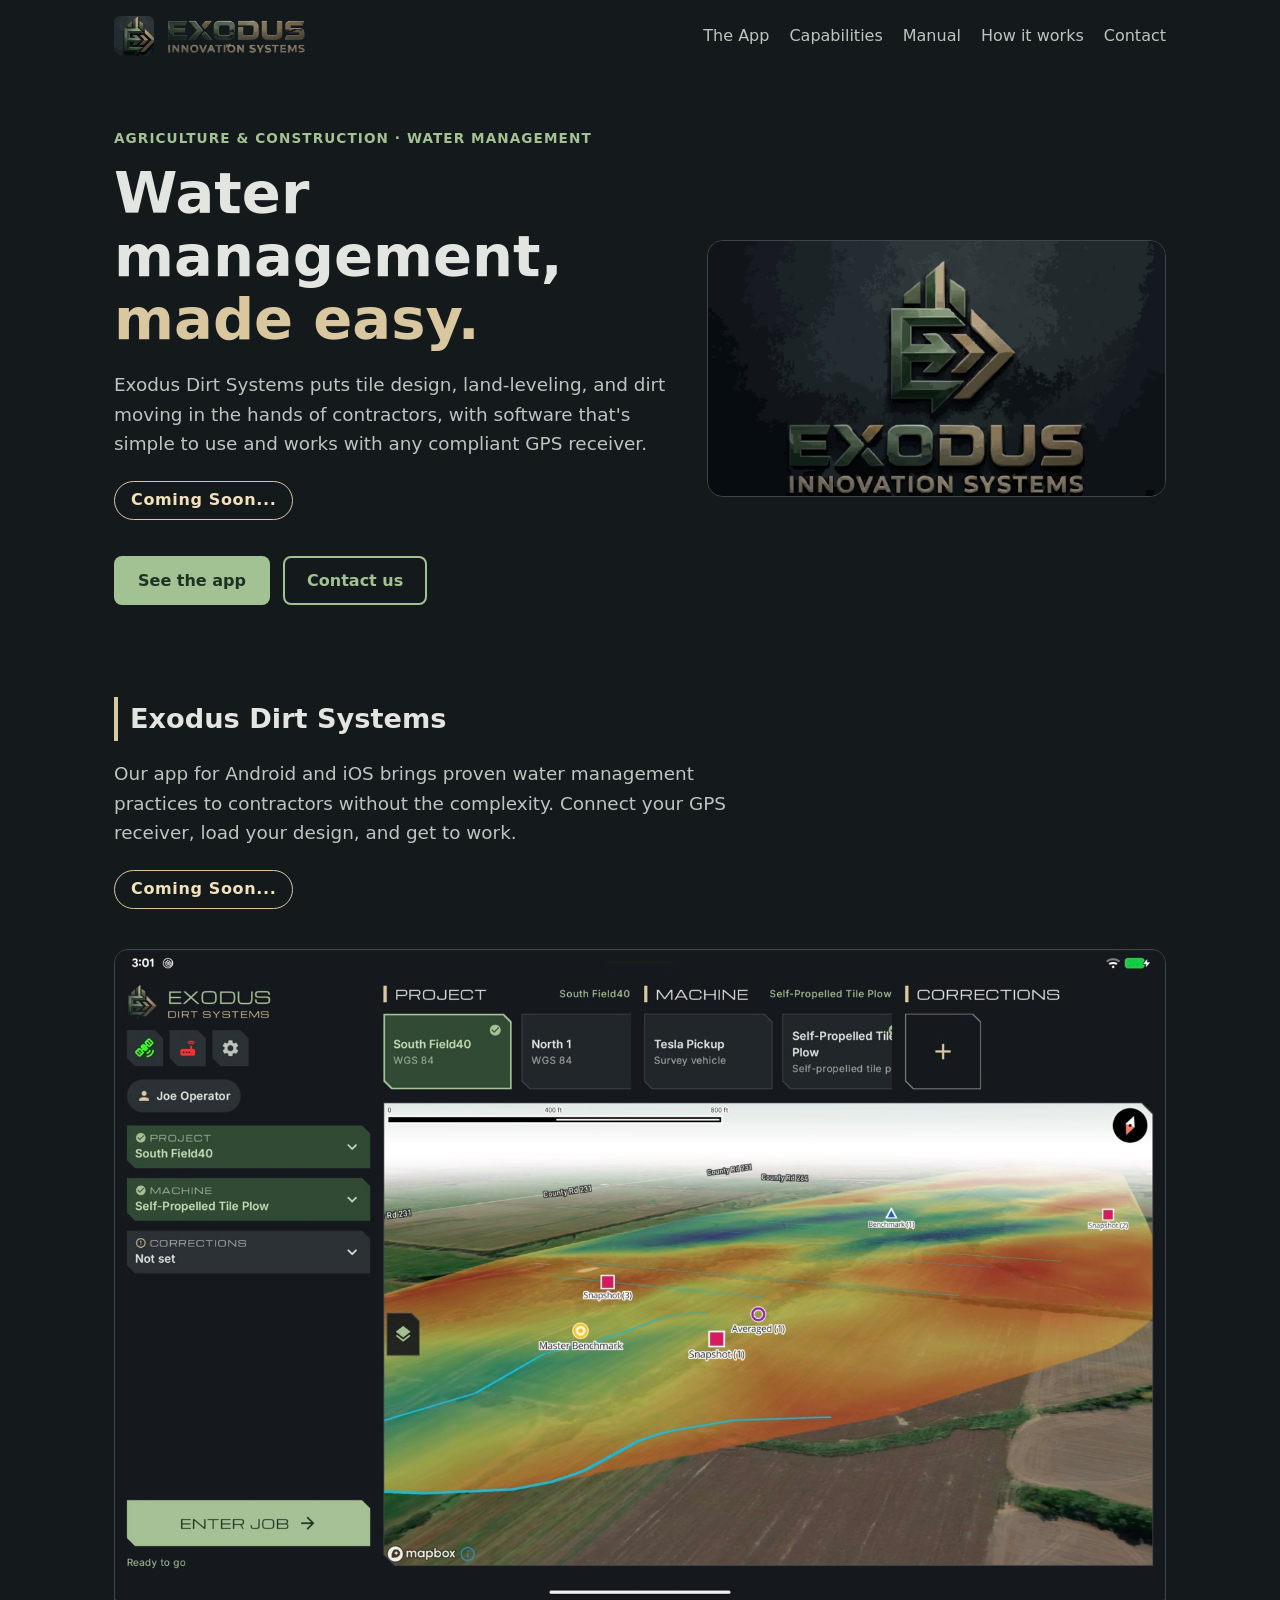
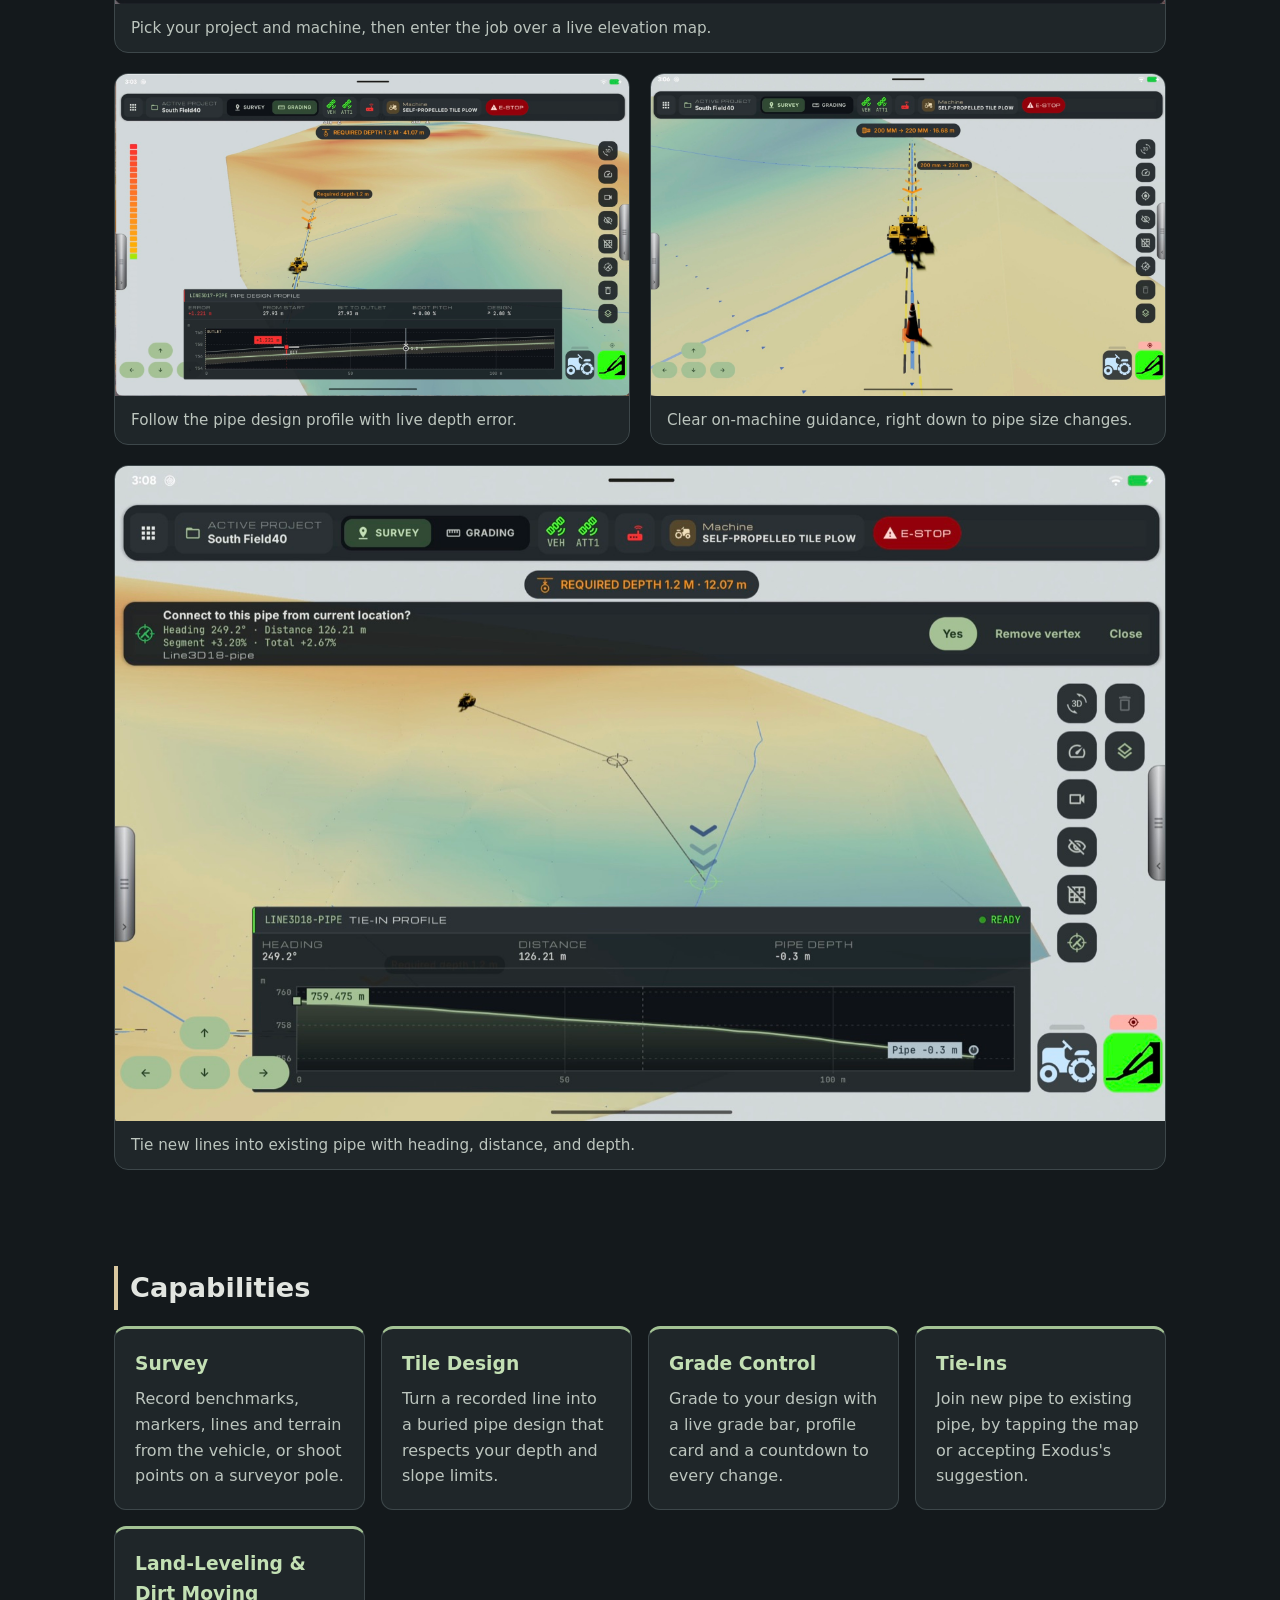
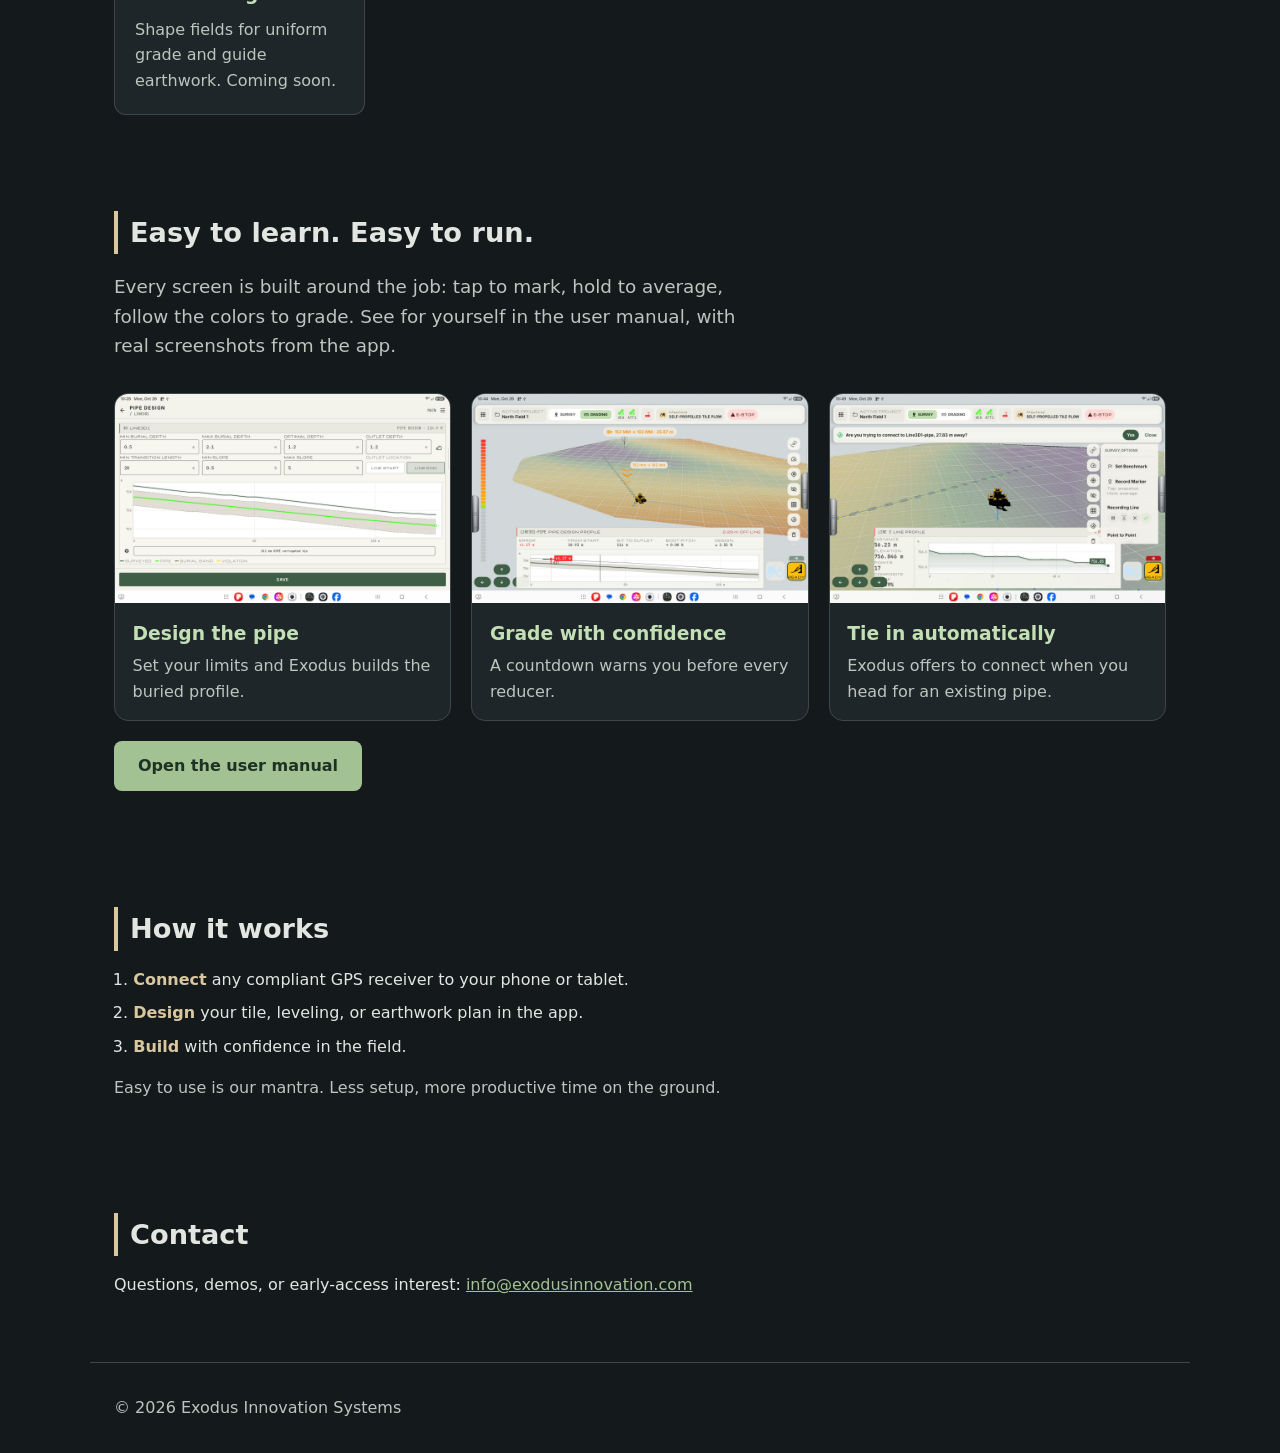
<file: index.html>
<!doctype html>
<html lang="en">
<head>
  <meta charset="utf-8">
  <meta name="viewport" content="width=device-width, initial-scale=1">
  <title>Exodus Innovation Systems — Water Management Made Easy</title>
  <meta name="description" content="Exodus Dirt Systems: easy-to-use tile design, land-leveling, and dirt moving software for agricultural water management contractors. Coming soon to Android and iOS.">
  <meta name="theme-color" content="#14191C">
  <link rel="icon" type="image/png" href="images/emblem.png">
  <link rel="stylesheet" href="styles.css">
</head>
<body>
  <header class="nav">
    <a class="brand" href="#top"><img src="images/emblem.png" alt="" width="40" height="40"><img class="wordmark" src="images/brand-label.png" alt="Exodus Innovation Systems" height="36"></a>
    <nav>
      <a href="#app">The App</a>
      <a href="#capabilities">Capabilities</a>
      <a href="manual/index.html">Manual</a>
      <a href="#how">How it works</a>
      <a href="#contact">Contact</a>
    </nav>
  </header>

  <main id="top">
    <section class="hero">
      <div class="hero-text">
        <p class="eyebrow">Agriculture &amp; Construction · Water Management</p>
        <h1>Water management, <span>made easy.</span></h1>
        <p class="lead">Exodus Dirt Systems puts tile design, land-leveling, and dirt moving in the hands of contractors, with software that's simple to use and works with any compliant GPS receiver.</p>
        <p><span class="soon">Coming Soon...</span></p>
        <a class="btn" href="#app">See the app</a>
        <a class="btn ghost" href="#contact">Contact us</a>
      </div>
      <img class="hero-logo" src="images/exodus-logo.png" alt="Exodus Innovation Systems logo" width="1200" height="670">
    </section>

    <section id="app">
      <h2>Exodus Dirt Systems</h2>
      <p class="section-lead">Our app for Android and iOS brings proven water management practices to contractors without the complexity. Connect your GPS receiver, load your design, and get to work.</p>
      <p class="soon">Coming Soon...</p>
      <div class="shots">
        <figure class="wide">
          <img src="images/manual/general/app-projects.jpg" alt="Exodus Dirt Systems project screen showing a 3D elevation map of South Field40" loading="lazy">
          <figcaption>Pick your project and machine, then enter the job over a live elevation map.</figcaption>
        </figure>
        <figure>
          <img src="images/manual/tile-design/app-pipe-profile.jpg" alt="Grading view with a pipe design profile and required depth guidance" loading="lazy">
          <figcaption>Follow the pipe design profile with live depth error.</figcaption>
        </figure>
        <figure>
          <img src="images/manual/tile-design/app-survey_pipe.jpg" alt="Survey view showing the tile plow on its line with a pipe size transition" loading="lazy">
          <figcaption>Clear on-machine guidance, right down to pipe size changes.</figcaption>
        </figure>
        <figure class="wide">
          <img src="images/manual/tile-design/app-tie-in.jpg" alt="Tie-in profile prompting to connect to a pipe from the current location" loading="lazy">
          <figcaption>Tie new lines into existing pipe with heading, distance, and depth.</figcaption>
        </figure>
      </div>
    </section>

    <section id="capabilities">
      <h2>Capabilities</h2>
      <div class="cards">
        <article><h3>Survey</h3><p>Record benchmarks, markers, lines and terrain from the vehicle, or shoot points on a surveyor pole.</p></article>
        <article><h3>Tile Design</h3><p>Turn a recorded line into a buried pipe design that respects your depth and slope limits.</p></article>
        <article><h3>Grade Control</h3><p>Grade to your design with a live grade bar, profile card and a countdown to every change.</p></article>
        <article><h3>Tie-Ins</h3><p>Join new pipe to existing pipe, by tapping the map or accepting Exodus's suggestion.</p></article>
        <article><h3>Land-Leveling &amp; Dirt Moving</h3><p>Shape fields for uniform grade and guide earthwork. Coming soon.</p></article>
      </div>
    </section>

    <section id="manual">
      <h2>Easy to learn. Easy to run.</h2>
      <p class="section-lead">Every screen is built around the job: tap to mark, hold to average, follow the colors to grade. See for yourself in the user manual, with real screenshots from the app.</p>
      <div class="chapter-grid">
        <a class="chapter-card" href="manual/pipe-design.html"><img src="images/manual/pipe-design/122-pipe-design-pipe-chosen.jpg" alt="" loading="lazy"><div><h3>Design the pipe</h3><p>Set your limits and Exodus builds the buried profile.</p></div></a>
        <a class="chapter-card" href="manual/grading.html"><img src="images/manual/grading/155-pipe-switch-banner.jpg" alt="" loading="lazy"><div><h3>Grade with confidence</h3><p>A countdown warns you before every reducer.</p></div></a>
        <a class="chapter-card" href="manual/tie-in.html"><img src="images/manual/tie-in/156-pipe-suggestion.jpg" alt="" loading="lazy"><div><h3>Tie in automatically</h3><p>Exodus offers to connect when you head for an existing pipe.</p></div></a>
      </div>
      <p><a class="btn" href="manual/index.html">Open the user manual</a></p>
    </section>

    <section id="how">
      <h2>How it works</h2>
      <ol class="steps">
        <li><strong>Connect</strong> any compliant GPS receiver to your phone or tablet.</li>
        <li><strong>Design</strong> your tile, leveling, or earthwork plan in the app.</li>
        <li><strong>Build</strong> with confidence in the field.</li>
      </ol>
      <p class="note">Easy to use is our mantra. Less setup, more productive time on the ground.</p>
    </section>

    <section id="contact">
      <h2>Contact</h2>
      <p>Questions, demos, or early-access interest: <a href="mailto:info@exodusinnovation.com">info@exodusinnovation.com</a> <!-- TODO: real email --></p>
    </section>
  </main>

  <footer>© <span id="year"></span> Exodus Innovation Systems</footer>
  <script>document.getElementById('year').textContent = new Date().getFullYear();</script>
</body>
</html>
</file>
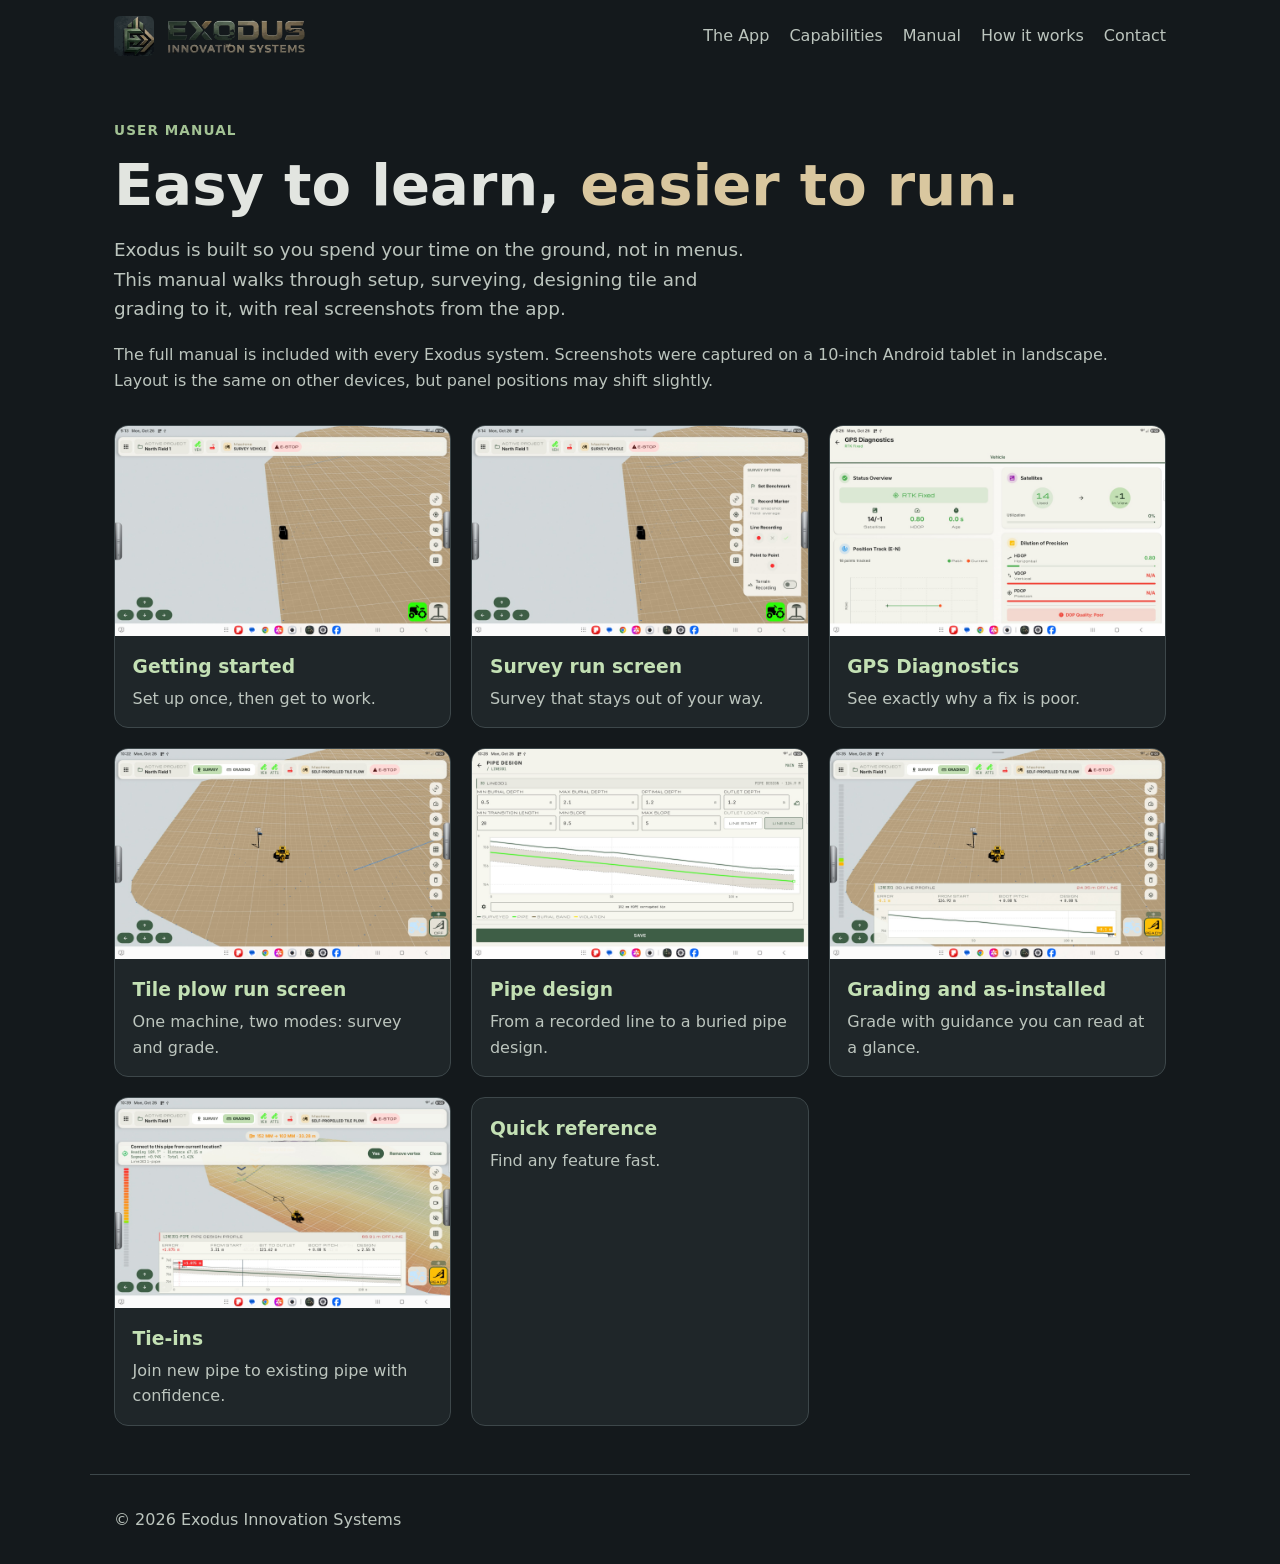
<file: manual/index.html>
<!doctype html>
<html lang="en">
<head>
  <meta charset="utf-8">
  <meta name="viewport" content="width=device-width, initial-scale=1">
  <title>Exodus User Manual</title>
  <meta name="description" content="The Exodus user manual: survey, tile plow, pipe design, grading and tie-ins, with screenshots.">
  <meta name="theme-color" content="#14191C">
  <link rel="icon" type="image/png" href="../images/emblem.png">
  <link rel="stylesheet" href="../styles.css">
</head>
<body>
  <header class="nav">
    <a class="brand" href="../index.html"><img src="../images/emblem.png" alt="" width="40" height="40"><img class="wordmark" src="../images/brand-label.png" alt="Exodus Innovation Systems" height="36"></a>
    <nav>
      <a href="../index.html#app">The App</a>
      <a href="../index.html#capabilities">Capabilities</a>
      <a href="index.html">Manual</a>
      <a href="../index.html#how">How it works</a>
      <a href="../index.html#contact">Contact</a>
    </nav>
  </header>

  <main class="doc-index">
    <section>
      <p class="eyebrow">User Manual</p>
      <h1>Easy to learn, <span>easier to run.</span></h1>
      <p class="lead">Exodus is built so you spend your time on the ground, not in menus. This manual walks through setup, surveying, designing tile and grading to it, with real screenshots from the app.</p>
      <p class="note">The full manual is included with every Exodus system. Screenshots were captured on a 10-inch Android tablet in landscape. Layout is the same on other devices, but panel positions may shift slightly.</p>
      <div class="chapter-grid">
<a class="chapter-card" href="getting-started.html"><img src="../images/manual/survey/30-run-screen.jpg" alt="" loading="lazy"><div><h3>Getting started</h3><p>Set up once, then get to work.</p></div></a>
<a class="chapter-card" href="survey.html"><img src="../images/manual/survey/32-run-options-panel.jpg" alt="" loading="lazy"><div><h3>Survey run screen</h3><p>Survey that stays out of your way.</p></div></a>
<a class="chapter-card" href="gps-diagnostics.html"><img src="../images/manual/gps-diagnostics/50-gps-diagnostics.jpg" alt="" loading="lazy"><div><h3>GPS Diagnostics</h3><p>See exactly why a fix is poor.</p></div></a>
<a class="chapter-card" href="tile-plow.html"><img src="../images/manual/tile-plow/100-plow-run-screen.jpg" alt="" loading="lazy"><div><h3>Tile plow run screen</h3><p>One machine, two modes: survey and grade.</p></div></a>
<a class="chapter-card" href="pipe-design.html"><img src="../images/manual/pipe-design/122-pipe-design-pipe-chosen.jpg" alt="" loading="lazy"><div><h3>Pipe design</h3><p>From a recorded line to a buried pipe design.</p></div></a>
<a class="chapter-card" href="grading.html"><img src="../images/manual/grading/141-gradeable-activated-map.jpg" alt="" loading="lazy"><div><h3>Grading and as-installed</h3><p>Grade with guidance you can read at a glance.</p></div></a>
<a class="chapter-card" href="tie-in.html"><img src="../images/manual/tie-in/153-tiein-pipe-found.jpg" alt="" loading="lazy"><div><h3>Tie-ins</h3><p>Join new pipe to existing pipe with confidence.</p></div></a>
<a class="chapter-card" href="quick-reference.html"><div><h3>Quick reference</h3><p>Find any feature fast.</p></div></a>
      </div>
    </section>
  </main>
  <footer>© <span id="year"></span> Exodus Innovation Systems</footer>
  <script>document.getElementById('year').textContent = new Date().getFullYear();</script>
</body>
</html>
</file>
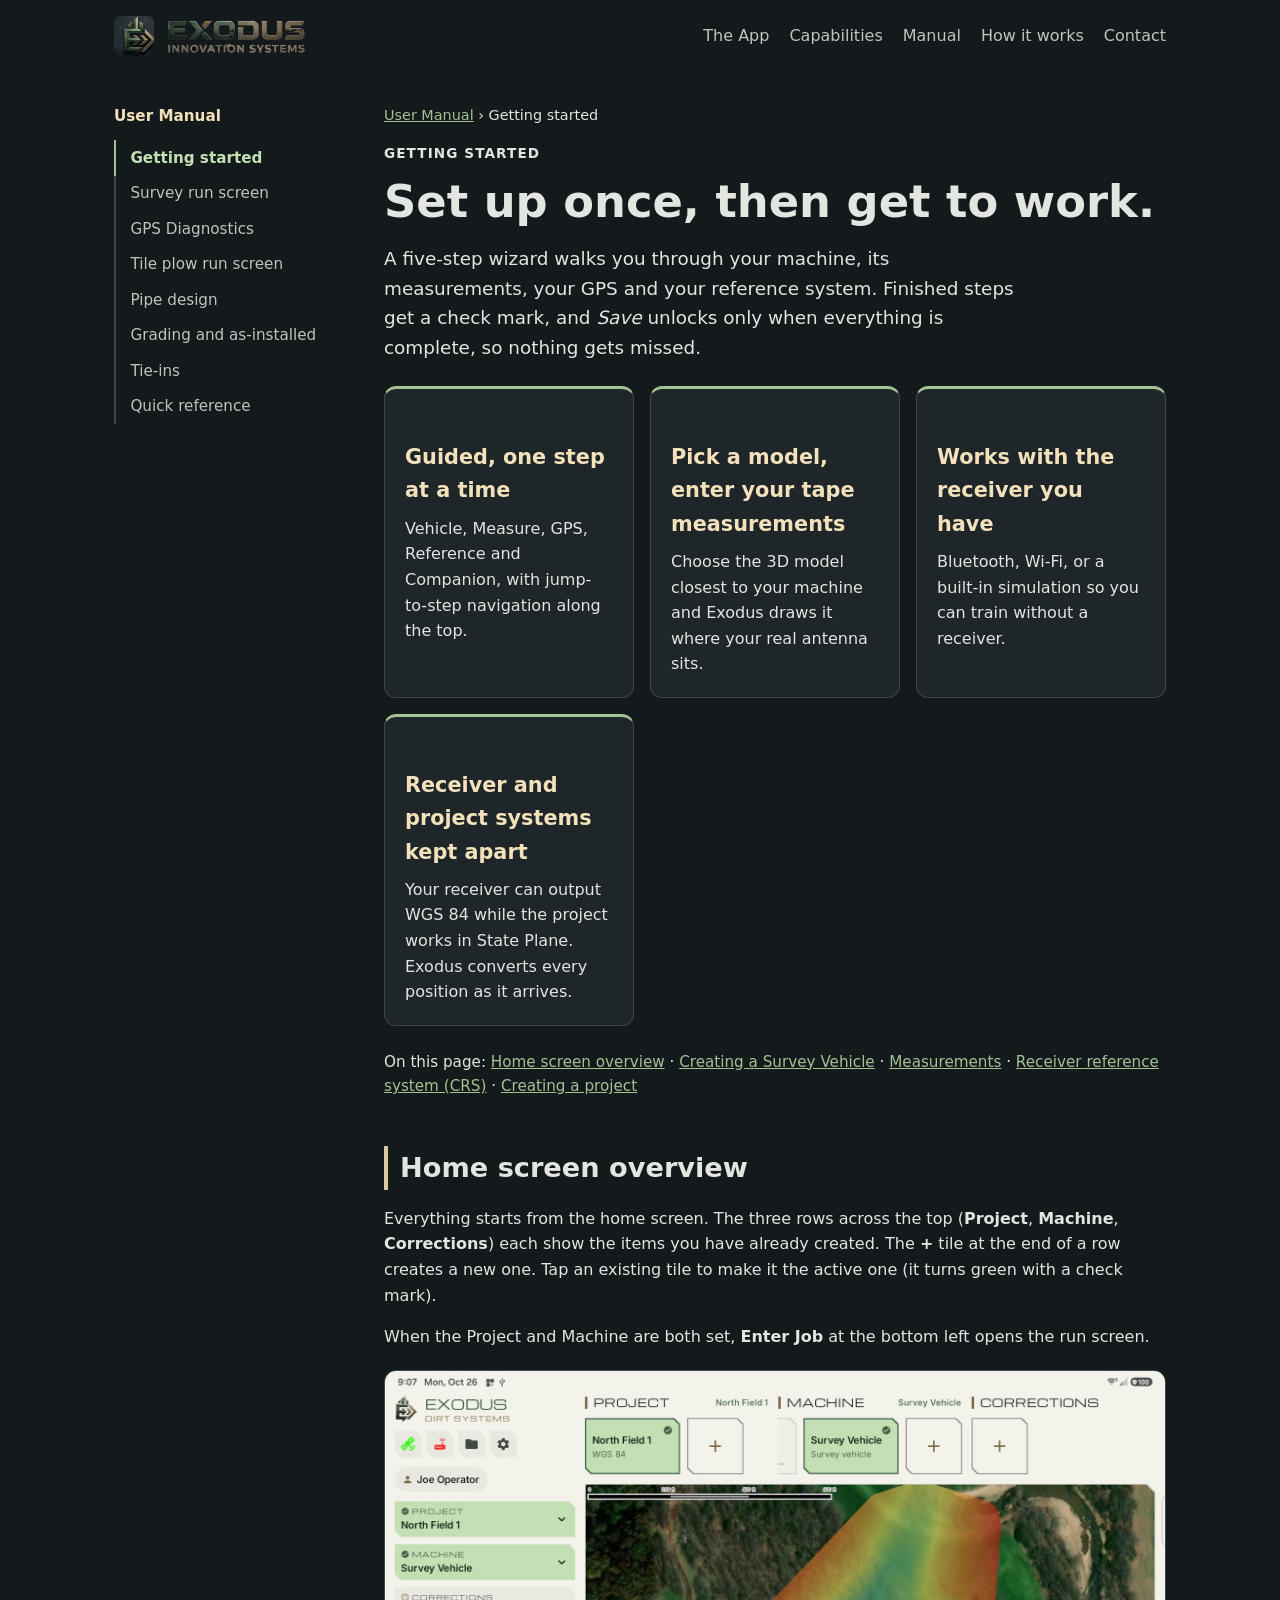
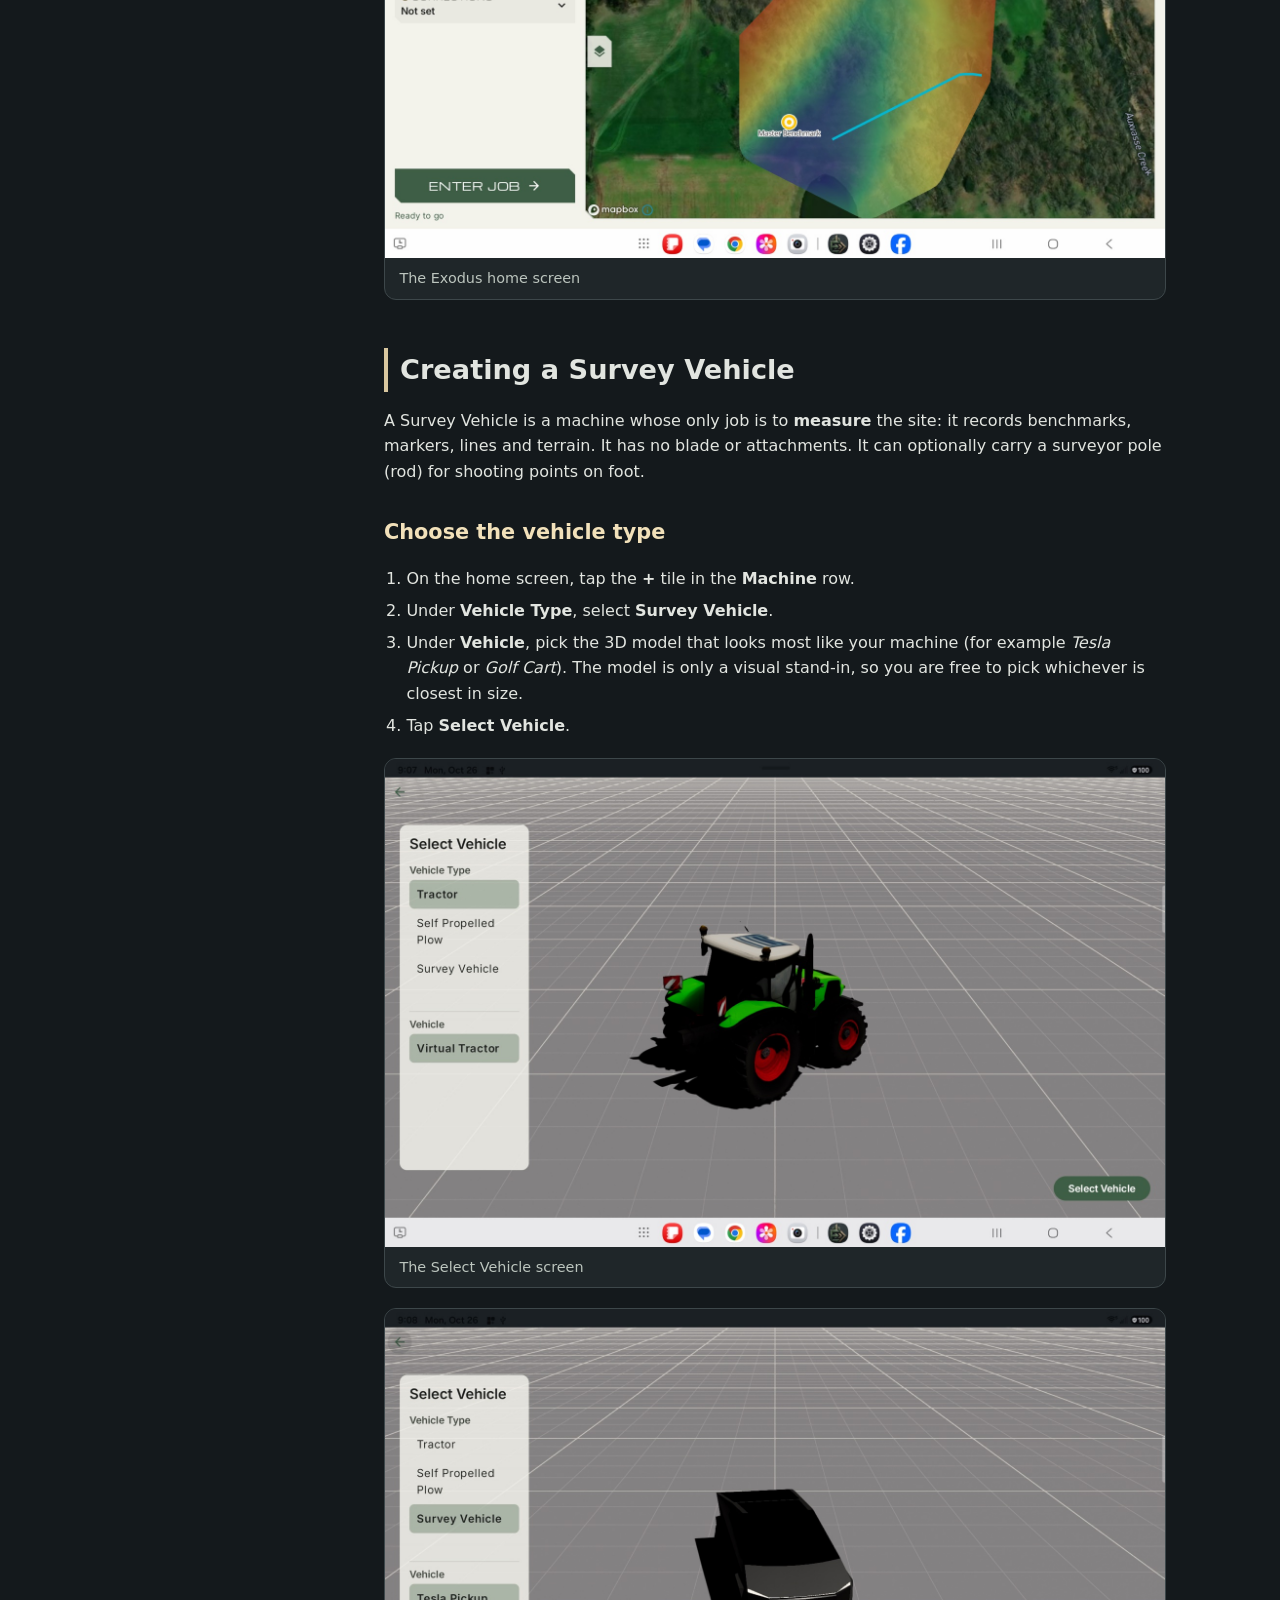
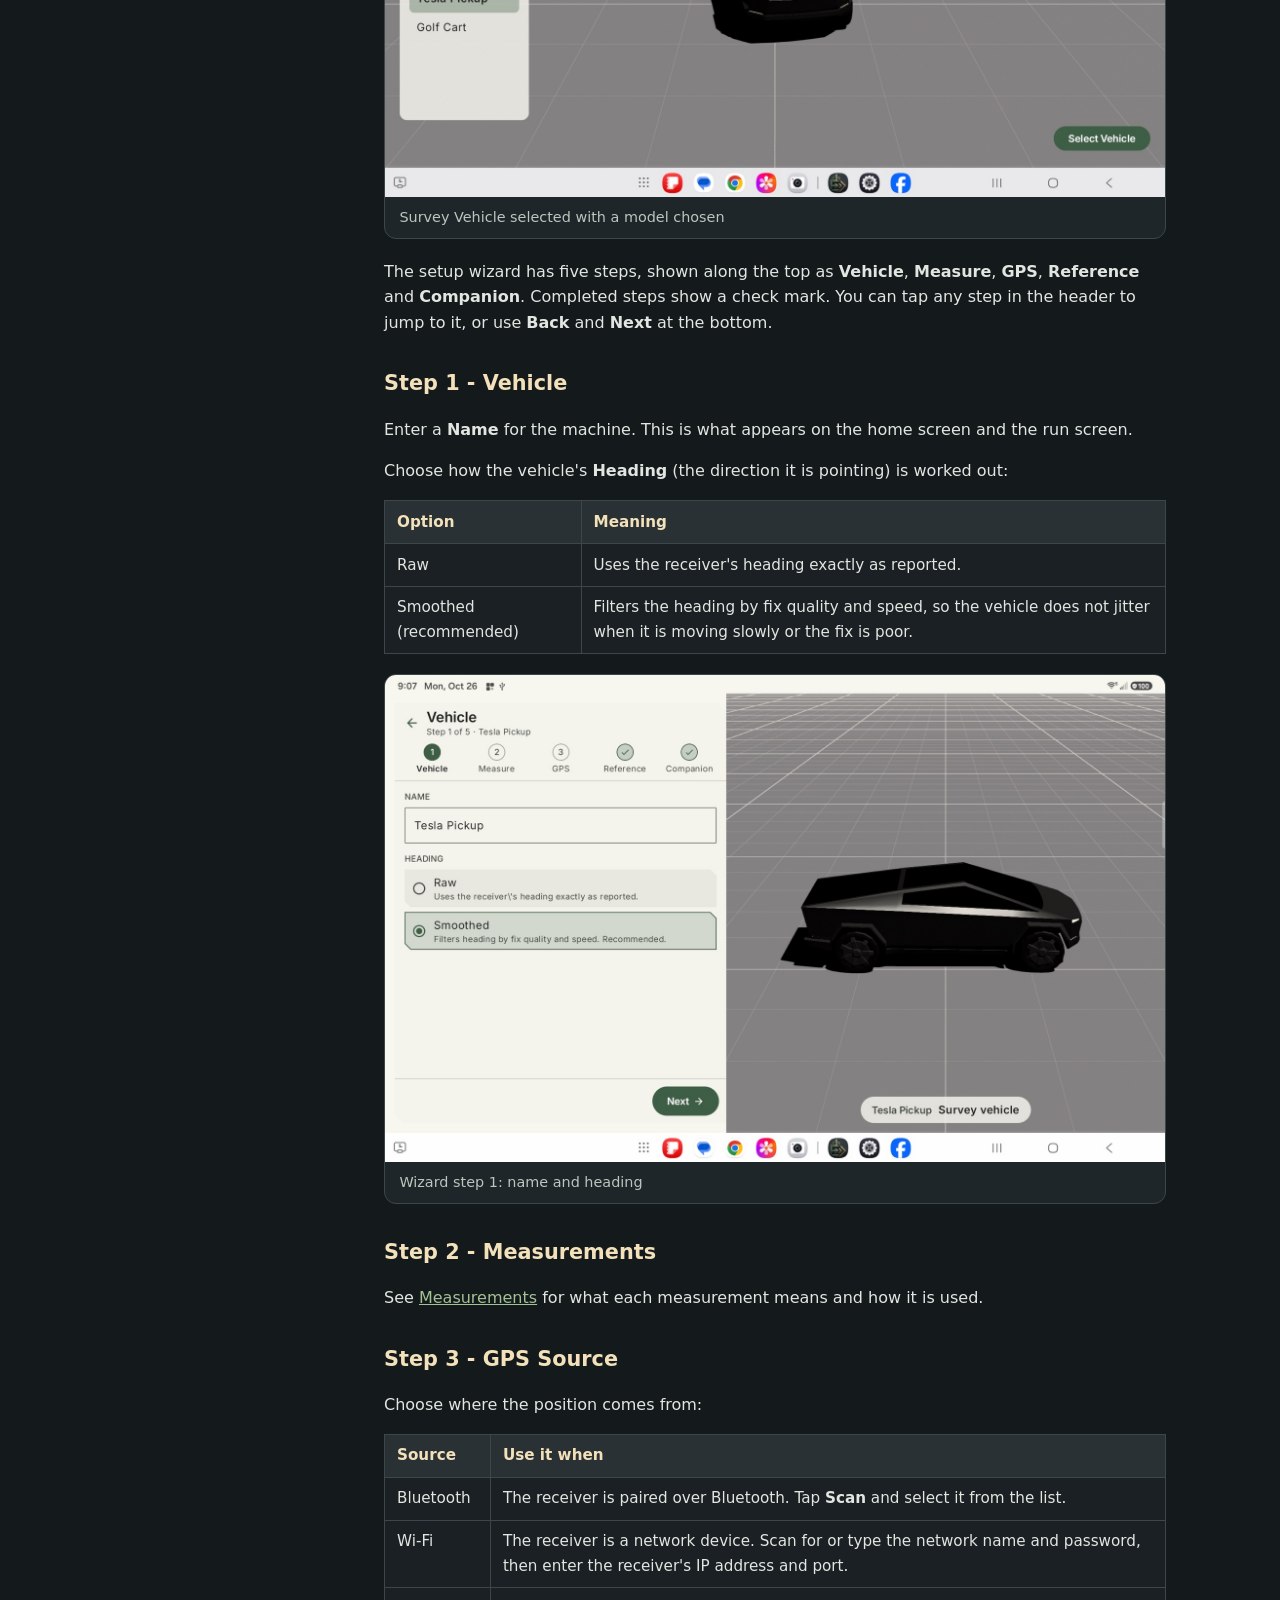
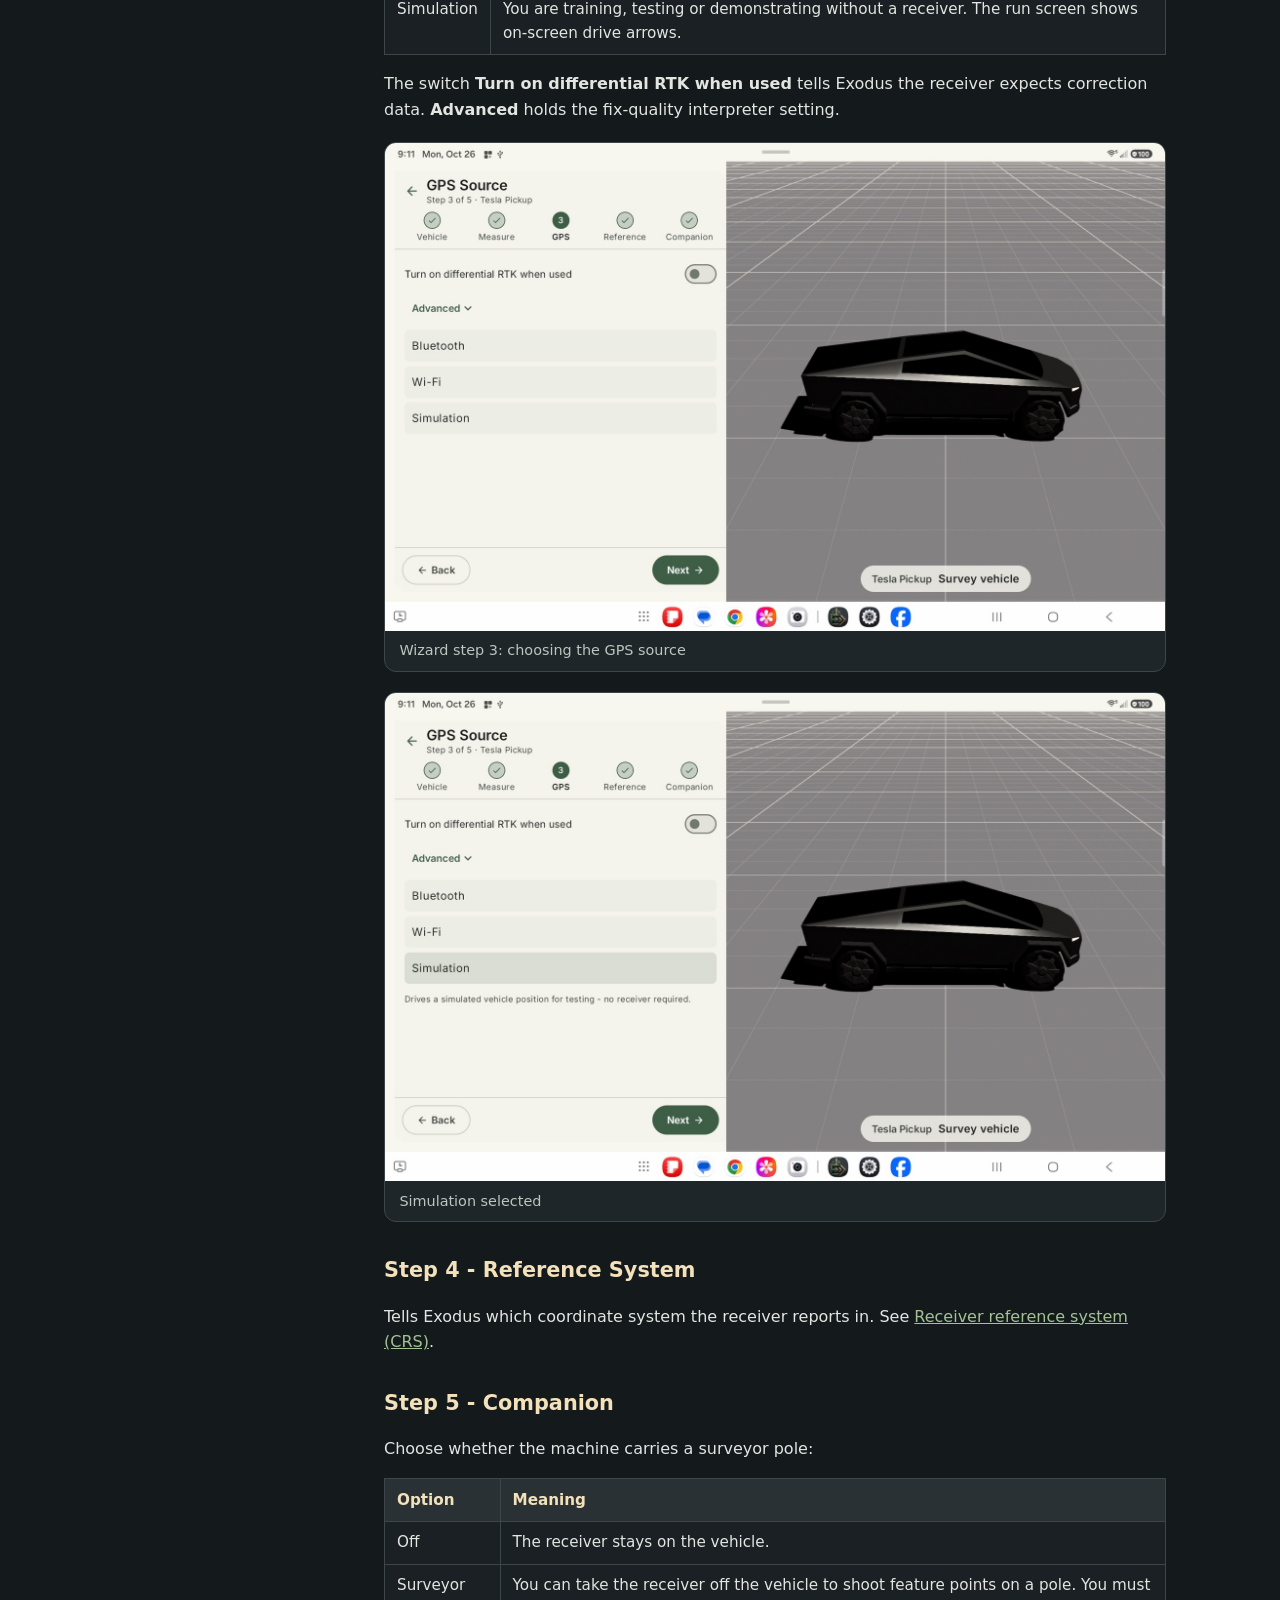
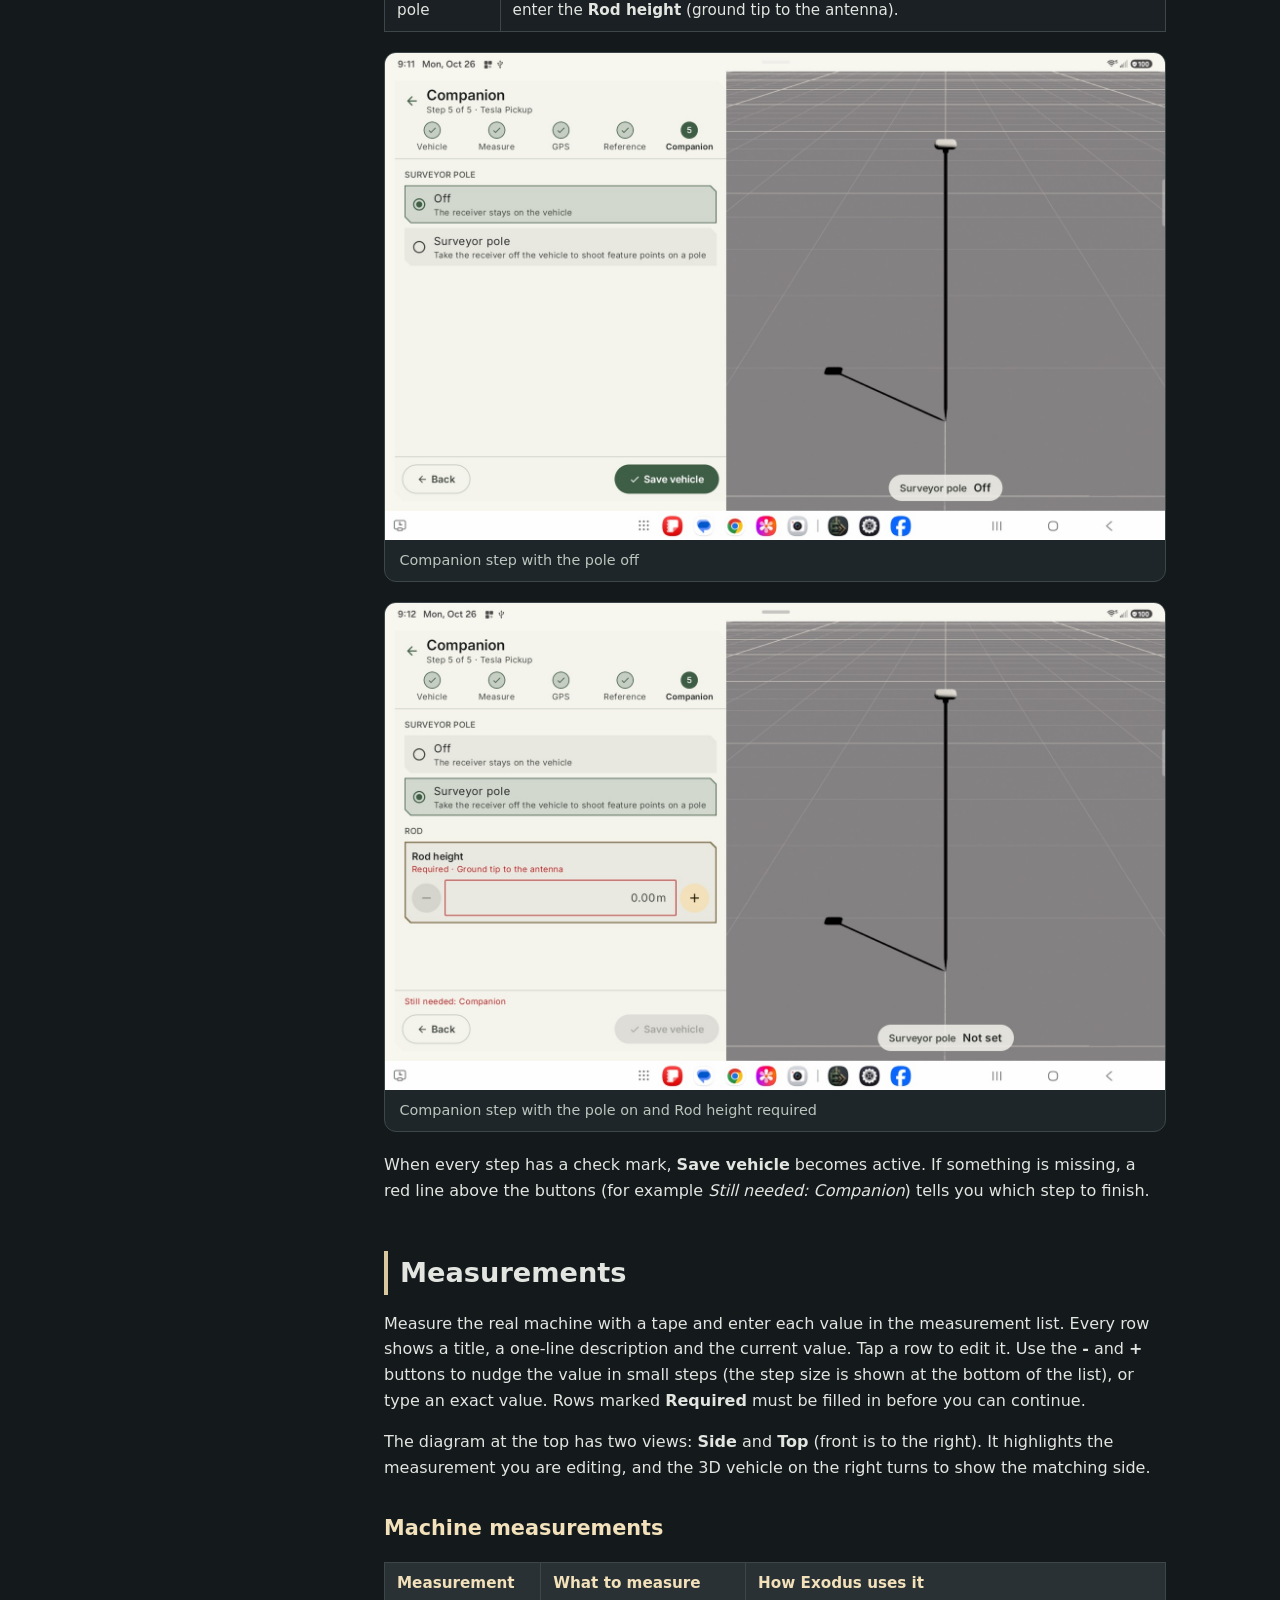
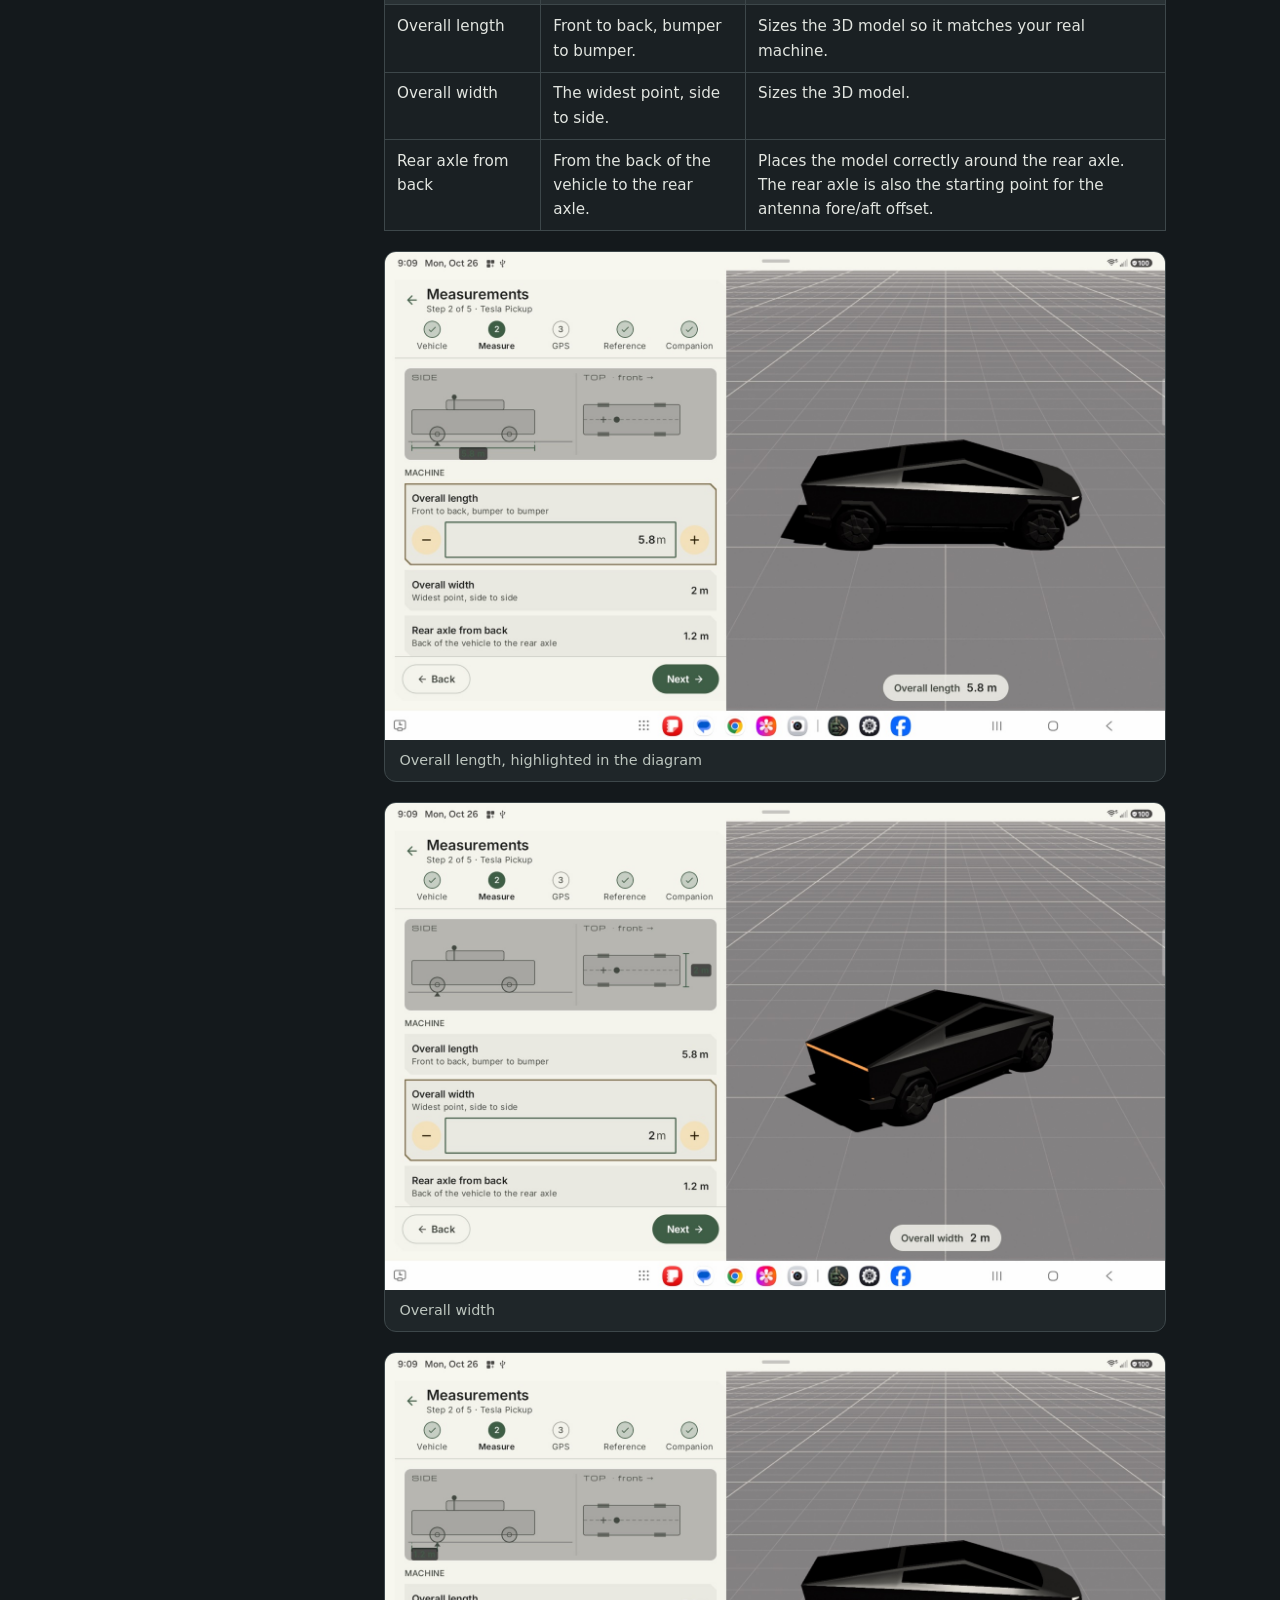
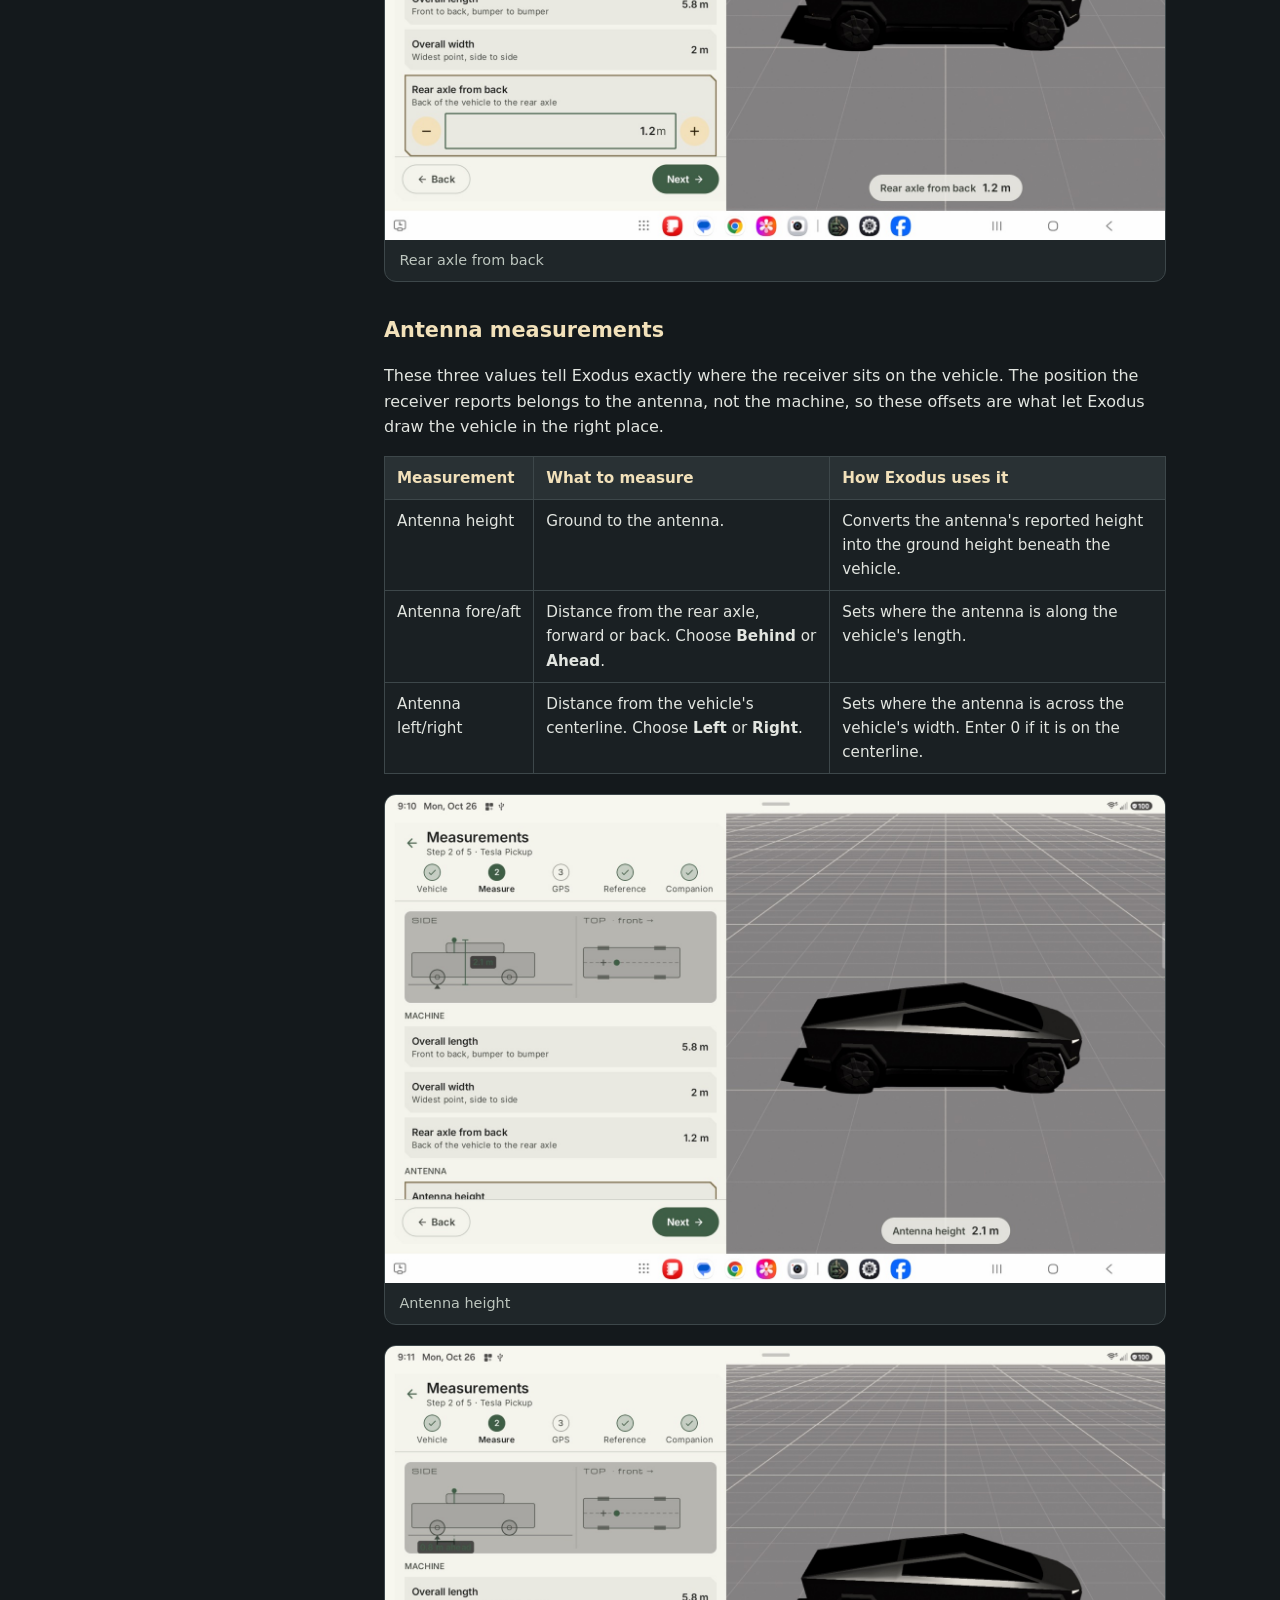
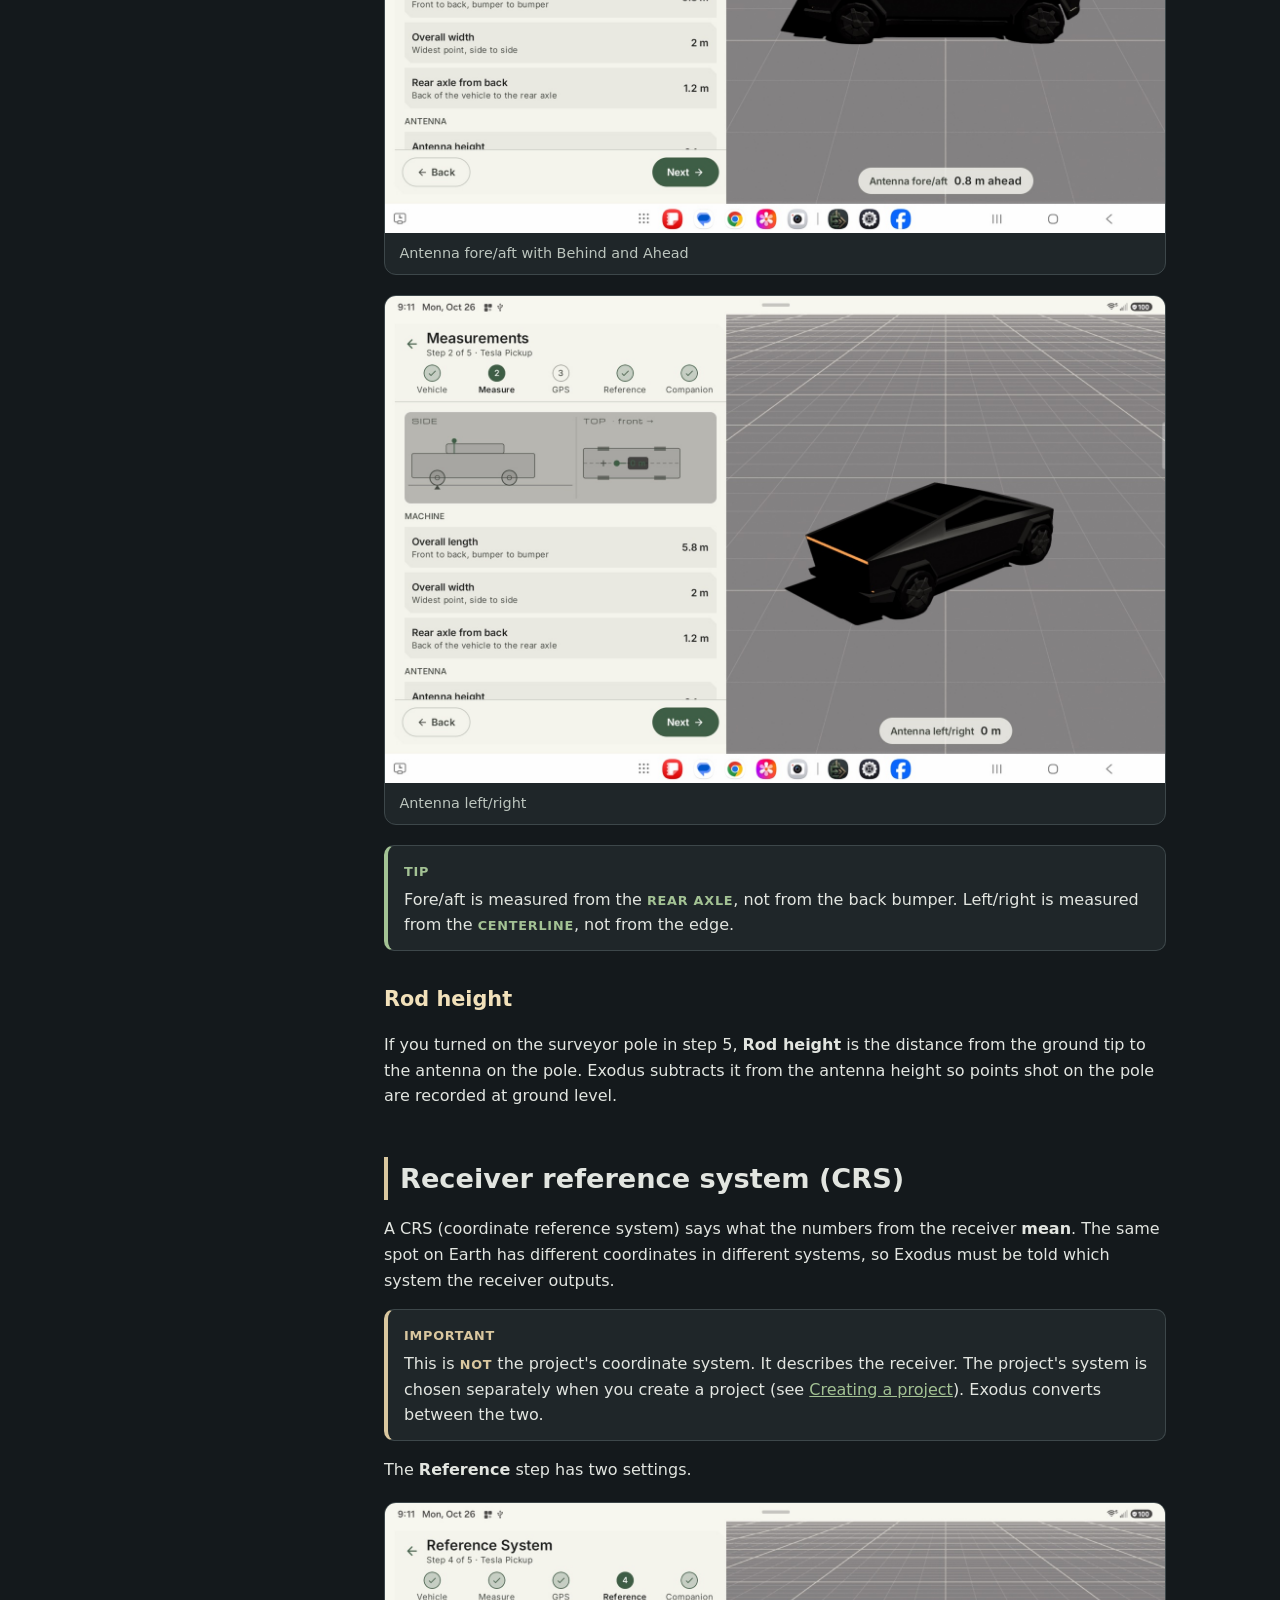
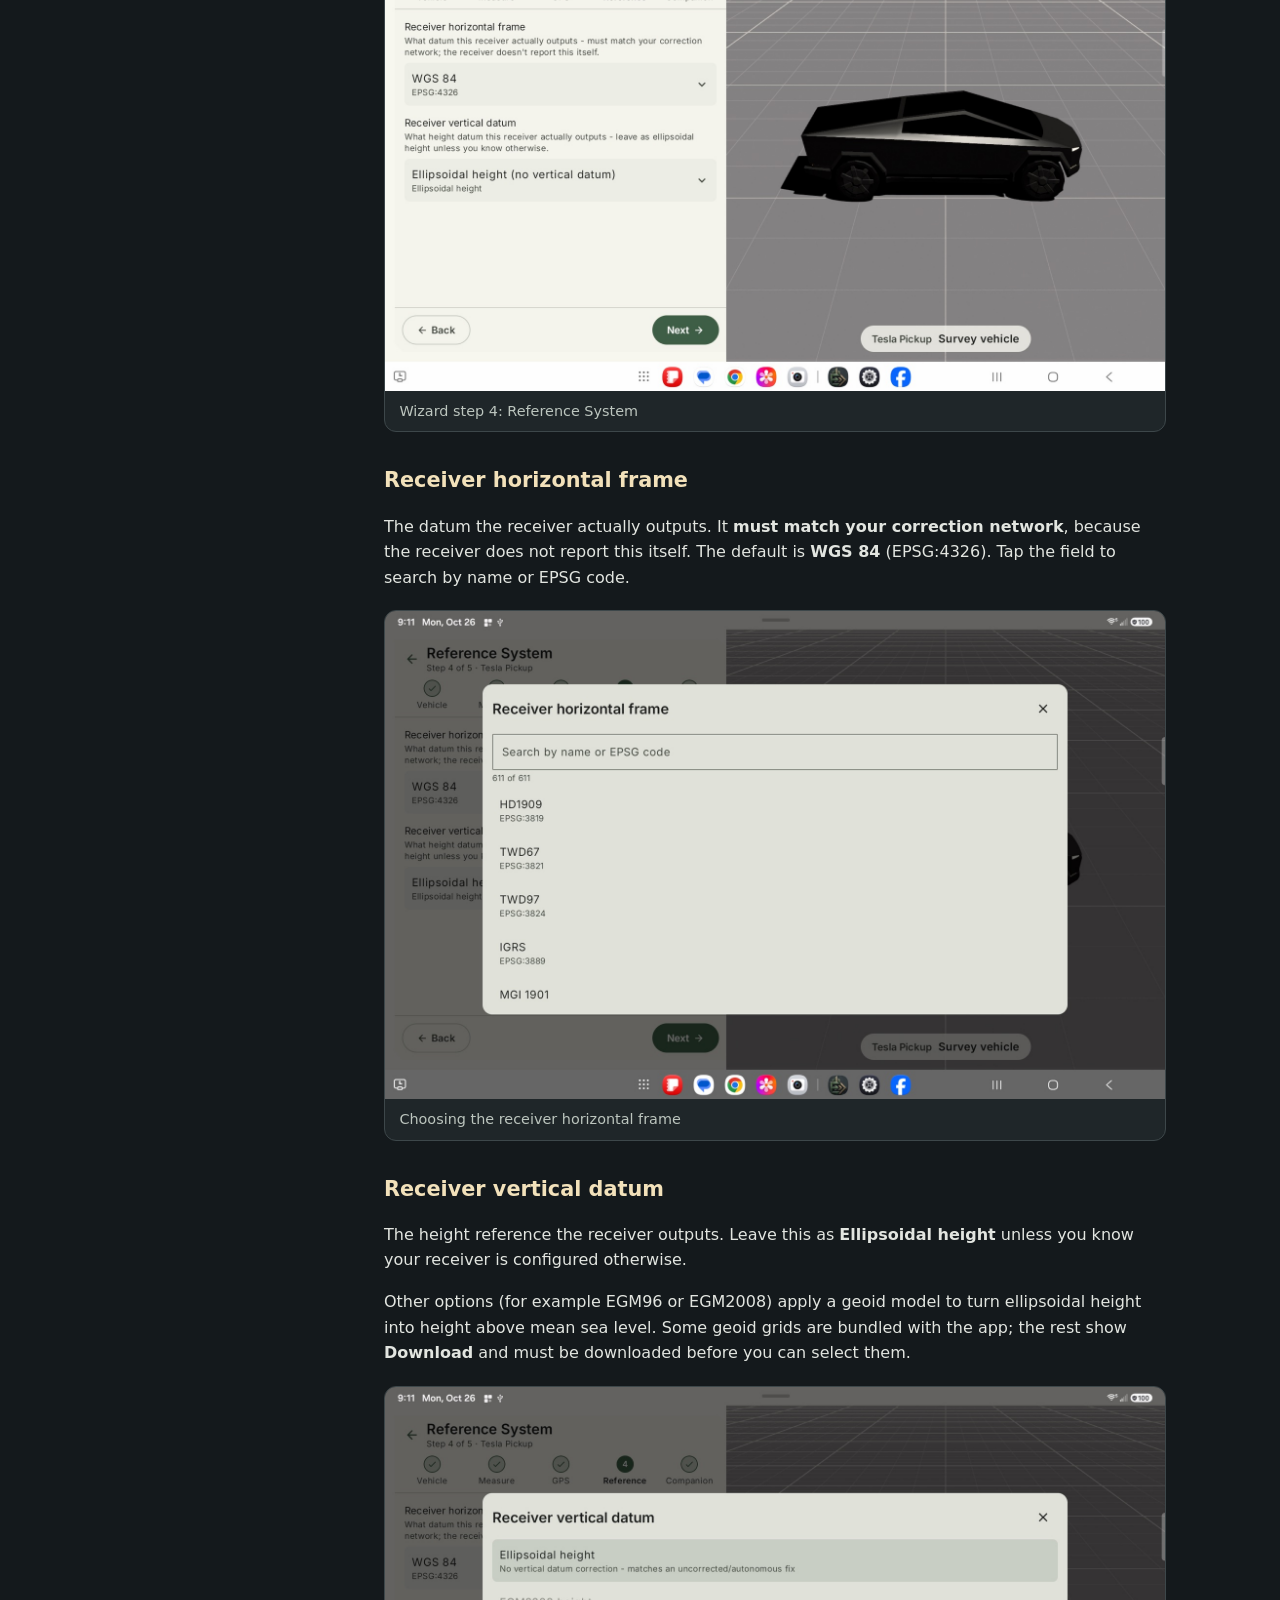
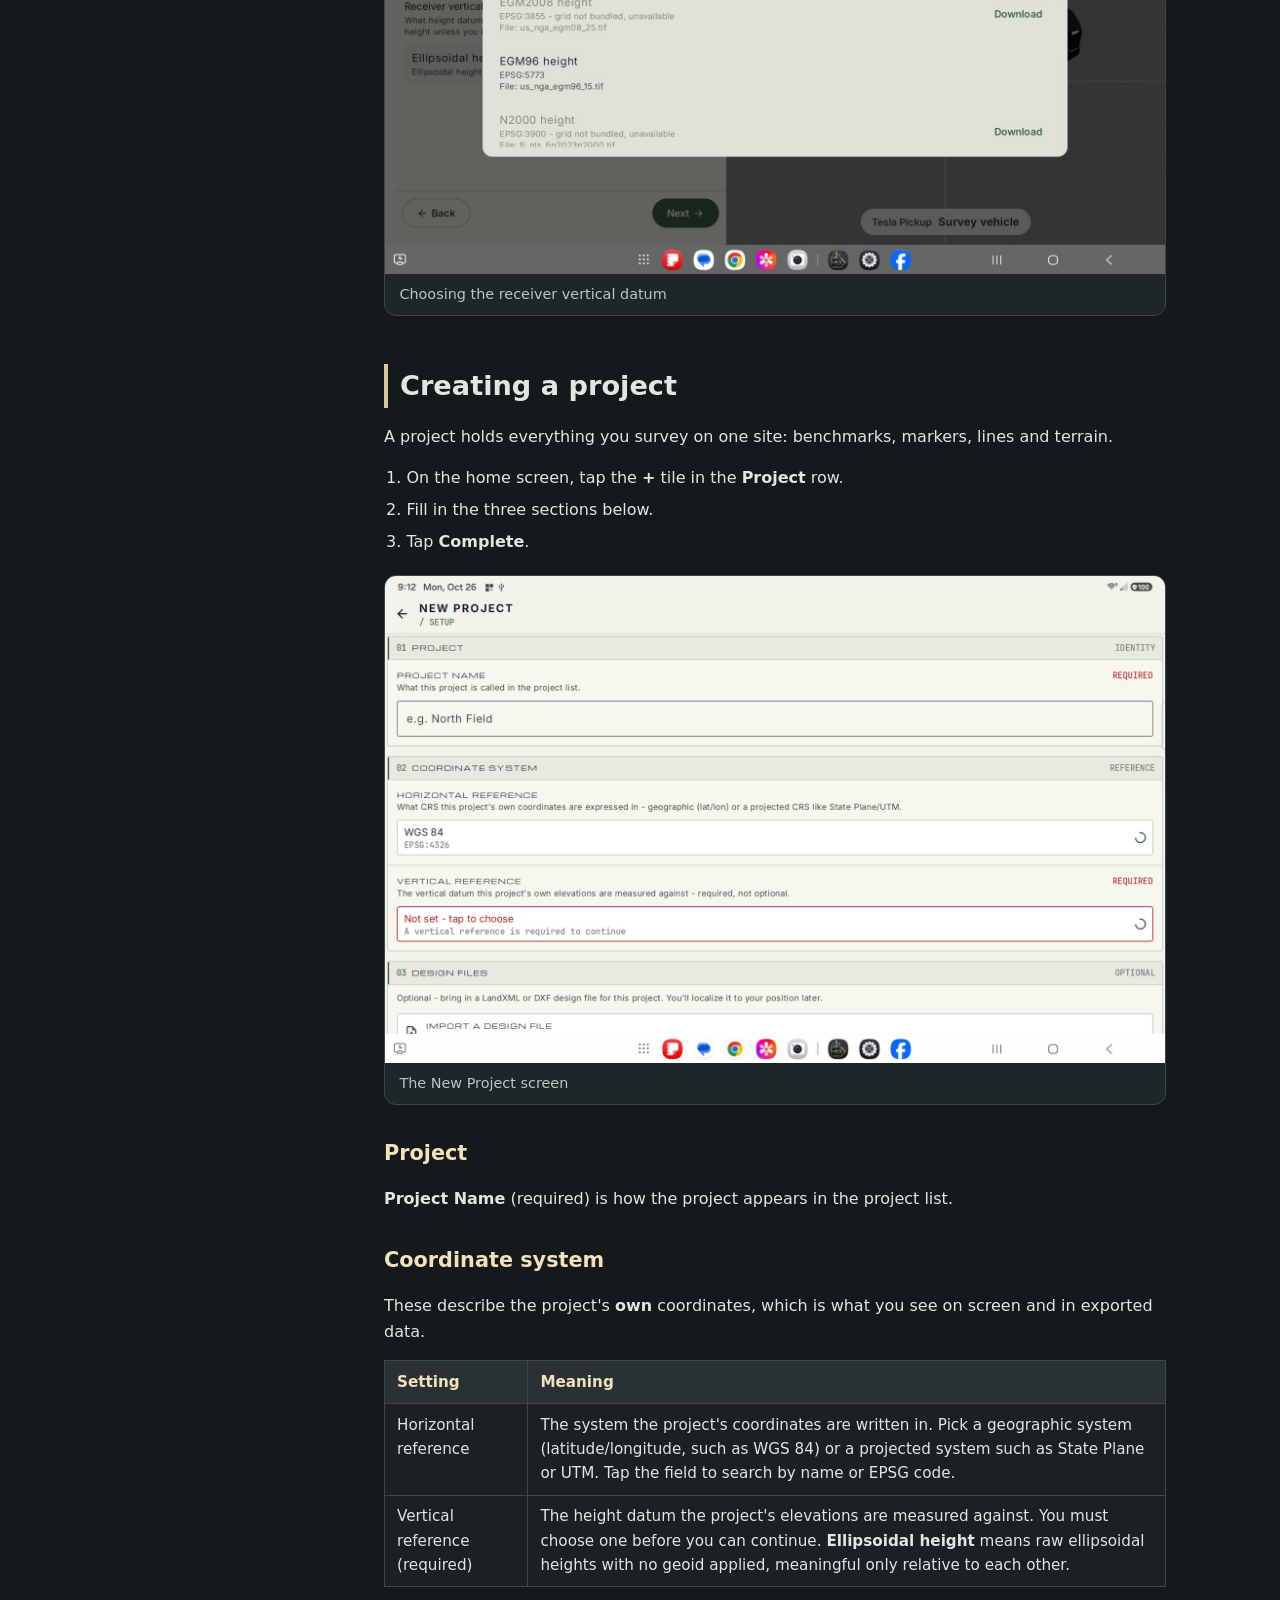
<file: manual/getting-started.html>
<!doctype html>
<html lang="en">
<head>
  <meta charset="utf-8">
  <meta name="viewport" content="width=device-width, initial-scale=1">
  <title>Getting started — Exodus User Manual</title>
  <meta name="description" content="A five-step wizard walks you through your machine, its measurements, your GPS and your reference system. Finished steps get a check mark, and Save unlocks only when everything is complete, so nothing gets missed.">
  <meta name="theme-color" content="#14191C">
  <link rel="icon" type="image/png" href="../images/emblem.png">
  <link rel="stylesheet" href="../styles.css">
</head>
<body>
  <header class="nav">
    <a class="brand" href="../index.html"><img src="../images/emblem.png" alt="" width="40" height="40"><img class="wordmark" src="../images/brand-label.png" alt="Exodus Innovation Systems" height="36"></a>
    <nav>
      <a href="../index.html#app">The App</a>
      <a href="../index.html#capabilities">Capabilities</a>
      <a href="index.html">Manual</a>
      <a href="../index.html#how">How it works</a>
      <a href="../index.html#contact">Contact</a>
    </nav>
  </header>

  <div class="doc-wrap">
    <nav class="doc-nav" aria-label="Manual chapters"><p class="doc-nav-title"><a href="index.html">User Manual</a></p><ol><li class="on"><a href="getting-started.html">Getting started</a></li><li><a href="survey.html">Survey run screen</a></li><li><a href="gps-diagnostics.html">GPS Diagnostics</a></li><li><a href="tile-plow.html">Tile plow run screen</a></li><li><a href="pipe-design.html">Pipe design</a></li><li><a href="grading.html">Grading and as-installed</a></li><li><a href="tie-in.html">Tie-ins</a></li><li><a href="quick-reference.html">Quick reference</a></li></ol></nav>
    <main class="doc">
      <p class="crumb"><a href="index.html">User Manual</a> &rsaquo; Getting started</p>
      <p class="eyebrow">Getting started</p>
      <h1 class="doc-title">Set up once, then get to work.</h1>
      <p class="lead">A five-step wizard walks you through your machine, its measurements, your GPS and your reference system. Finished steps get a check mark, and <em>Save</em> unlocks only when everything is complete, so nothing gets missed.</p>
      <div class="cards highlights"><article><h3>Guided, one step at a time</h3><p>Vehicle, Measure, GPS, Reference and Companion, with jump-to-step navigation along the top.</p></article><article><h3>Pick a model, enter your tape measurements</h3><p>Choose the 3D model closest to your machine and Exodus draws it where your real antenna sits.</p></article><article><h3>Works with the receiver you have</h3><p>Bluetooth, Wi-Fi, or a built-in simulation so you can train without a receiver.</p></article><article><h3>Receiver and project systems kept apart</h3><p>Your receiver can output WGS 84 while the project works in State Plane. Exodus converts every position as it arrives.</p></article></div>
      <p class="on-page">On this page: <a href="#home-screen-overview">Home screen overview</a> · <a href="#creating-a-survey-vehicle-intro">Creating a Survey Vehicle</a> · <a href="#measurements">Measurements</a> · <a href="#receiver-crs">Receiver reference system (CRS)</a> · <a href="#creating-a-project">Creating a project</a></p>
      <div class="chap" id="home-screen-overview"><h2>Home screen overview</h2><p>Everything starts from the home screen. The three rows across the top (<strong>Project</strong>, <strong>Machine</strong>, <strong>Corrections</strong>) each show the items you have already created. The <strong>+</strong> tile at the end of a row creates a new one. Tap an existing tile to make it the active one (it turns green with a check mark).</p>
<p>When the Project and Machine are both set, <strong>Enter Job</strong> at the bottom left opens the run screen.</p>
<figure><img src="../images/manual/getting-started/00-home.jpg" alt="The Exodus home screen" loading="lazy"><figcaption>The Exodus home screen</figcaption></figure></div>
<div class="chap" id="creating-a-survey-vehicle-intro"><h2>Creating a Survey Vehicle</h2><p>A Survey Vehicle is a machine whose only job is to <strong>measure</strong> the site: it records benchmarks, markers, lines and terrain. It has no blade or attachments. It can optionally carry a surveyor pole (rod) for shooting points on foot.</p>
<h3 id="choose-the-vehicle-type">Choose the vehicle type</h3>
<ol><li>On the home screen, tap the <strong>+</strong> tile in the <strong>Machine</strong> row.</li><li>Under <strong>Vehicle Type</strong>, select <strong>Survey Vehicle</strong>.</li><li>Under <strong>Vehicle</strong>, pick the 3D model that looks most like your machine (for example <em>Tesla Pickup</em> or <em>Golf Cart</em>). The model is only a visual stand-in, so you are free to pick whichever is closest in size.</li><li>Tap <strong>Select Vehicle</strong>.</li></ol>
<figure><img src="../images/manual/getting-started/01-machine-picker.jpg" alt="The Select Vehicle screen" loading="lazy"><figcaption>The Select Vehicle screen</figcaption></figure>
<figure><img src="../images/manual/getting-started/02-select-survey-vehicle.jpg" alt="Survey Vehicle selected with a model chosen" loading="lazy"><figcaption>Survey Vehicle selected with a model chosen</figcaption></figure>
<p>The setup wizard has five steps, shown along the top as <strong>Vehicle</strong>, <strong>Measure</strong>, <strong>GPS</strong>, <strong>Reference</strong> and <strong>Companion</strong>. Completed steps show a check mark. You can tap any step in the header to jump to it, or use <strong>Back</strong> and <strong>Next</strong> at the bottom.</p>
<h3 id="step-1-vehicle">Step 1 - Vehicle</h3>
<p>Enter a <strong>Name</strong> for the machine. This is what appears on the home screen and the run screen.</p>
<p>Choose how the vehicle's <strong>Heading</strong> (the direction it is pointing) is worked out:</p>
<div class="tbl"><table><thead><tr><th>Option</th><th>Meaning</th></tr></thead><tbody><tr><td>Raw</td><td>Uses the receiver's heading exactly as reported.</td></tr><tr><td>Smoothed (recommended)</td><td>Filters the heading by fix quality and speed, so the vehicle does not jitter when it is moving slowly or the fix is poor.</td></tr></tbody></table></div>
<figure><img src="../images/manual/getting-started/03-wizard-vehicle.jpg" alt="Wizard step 1: name and heading" loading="lazy"><figcaption>Wizard step 1: name and heading</figcaption></figure>
<h3 id="step-2-measurements">Step 2 - Measurements</h3>
<p>See <a href="getting-started.html#measurements" class="xref">Measurements</a> for what each measurement means and how it is used.</p>
<h3 id="step-3-gps-source">Step 3 - GPS Source</h3>
<p>Choose where the position comes from:</p>
<div class="tbl"><table><thead><tr><th>Source</th><th>Use it when</th></tr></thead><tbody><tr><td>Bluetooth</td><td>The receiver is paired over Bluetooth. Tap <strong>Scan</strong> and select it from the list.</td></tr><tr><td>Wi-Fi</td><td>The receiver is a network device. Scan for or type the network name and password, then enter the receiver's IP address and port.</td></tr><tr><td>Simulation</td><td>You are training, testing or demonstrating without a receiver. The run screen shows on-screen drive arrows.</td></tr></tbody></table></div>
<p>The switch <strong>Turn on differential RTK when used</strong> tells Exodus the receiver expects correction data. <strong>Advanced</strong> holds the fix-quality interpreter setting.</p>
<figure><img src="../images/manual/getting-started/11-gps-source.jpg" alt="Wizard step 3: choosing the GPS source" loading="lazy"><figcaption>Wizard step 3: choosing the GPS source</figcaption></figure>
<figure><img src="../images/manual/getting-started/12-gps-source-simulation.jpg" alt="Simulation selected" loading="lazy"><figcaption>Simulation selected</figcaption></figure>
<h3 id="step-4-reference-system">Step 4 - Reference System</h3>
<p>Tells Exodus which coordinate system the receiver reports in. See <a href="getting-started.html#receiver-crs" class="xref">Receiver reference system (CRS)</a>.</p>
<h3 id="step-5-companion">Step 5 - Companion</h3>
<p>Choose whether the machine carries a surveyor pole:</p>
<div class="tbl"><table><thead><tr><th>Option</th><th>Meaning</th></tr></thead><tbody><tr><td>Off</td><td>The receiver stays on the vehicle.</td></tr><tr><td>Surveyor pole</td><td>You can take the receiver off the vehicle to shoot feature points on a pole. You must enter the <strong>Rod height</strong> (ground tip to the antenna).</td></tr></tbody></table></div>
<figure><img src="../images/manual/getting-started/16-companion-rod-off.jpg" alt="Companion step with the pole off" loading="lazy"><figcaption>Companion step with the pole off</figcaption></figure>
<figure><img src="../images/manual/getting-started/17-companion-rod-on.jpg" alt="Companion step with the pole on and Rod height required" loading="lazy"><figcaption>Companion step with the pole on and Rod height required</figcaption></figure>
<p>When every step has a check mark, <strong>Save vehicle</strong> becomes active. If something is missing, a red line above the buttons (for example <em>Still needed: Companion</em>) tells you which step to finish.</p></div>
<div class="chap" id="measurements"><h2>Measurements</h2><p>Measure the real machine with a tape and enter each value in the measurement list. Every row shows a title, a one-line description and the current value. Tap a row to edit it. Use the <strong>-</strong> and <strong>+</strong> buttons to nudge the value in small steps (the step size is shown at the bottom of the list), or type an exact value. Rows marked <strong>Required</strong> must be filled in before you can continue.</p>
<p>The diagram at the top has two views: <strong>Side</strong> and <strong>Top</strong> (front is to the right). It highlights the measurement you are editing, and the 3D vehicle on the right turns to show the matching side.</p>
<h3 id="machine-measurements">Machine measurements</h3>
<div class="tbl"><table><thead><tr><th>Measurement</th><th>What to measure</th><th>How Exodus uses it</th></tr></thead><tbody><tr><td>Overall length</td><td>Front to back, bumper to bumper.</td><td>Sizes the 3D model so it matches your real machine.</td></tr><tr><td>Overall width</td><td>The widest point, side to side.</td><td>Sizes the 3D model.</td></tr><tr><td>Rear axle from back</td><td>From the back of the vehicle to the rear axle.</td><td>Places the model correctly around the rear axle. The rear axle is also the starting point for the antenna fore/aft offset.</td></tr></tbody></table></div>
<figure><img src="../images/manual/getting-started/05-measure-length.jpg" alt="Overall length, highlighted in the diagram" loading="lazy"><figcaption>Overall length, highlighted in the diagram</figcaption></figure>
<figure><img src="../images/manual/getting-started/06-measure-width.jpg" alt="Overall width" loading="lazy"><figcaption>Overall width</figcaption></figure>
<figure><img src="../images/manual/getting-started/07-measure-rear-axle.jpg" alt="Rear axle from back" loading="lazy"><figcaption>Rear axle from back</figcaption></figure>
<h3 id="antenna-measurements">Antenna measurements</h3>
<p>These three values tell Exodus exactly where the receiver sits on the vehicle. The position the receiver reports belongs to the antenna, not the machine, so these offsets are what let Exodus draw the vehicle in the right place.</p>
<div class="tbl"><table><thead><tr><th>Measurement</th><th>What to measure</th><th>How Exodus uses it</th></tr></thead><tbody><tr><td>Antenna height</td><td>Ground to the antenna.</td><td>Converts the antenna's reported height into the ground height beneath the vehicle.</td></tr><tr><td>Antenna fore/aft</td><td>Distance from the rear axle, forward or back. Choose <strong>Behind</strong> or <strong>Ahead</strong>.</td><td>Sets where the antenna is along the vehicle's length.</td></tr><tr><td>Antenna left/right</td><td>Distance from the vehicle's centerline. Choose <strong>Left</strong> or <strong>Right</strong>.</td><td>Sets where the antenna is across the vehicle's width. Enter 0 if it is on the centerline.</td></tr></tbody></table></div>
<figure><img src="../images/manual/getting-started/08-measure-antenna-height.jpg" alt="Antenna height" loading="lazy"><figcaption>Antenna height</figcaption></figure>
<figure><img src="../images/manual/getting-started/09-measure-antenna-foreaft.jpg" alt="Antenna fore/aft with Behind and Ahead" loading="lazy"><figcaption>Antenna fore/aft with Behind and Ahead</figcaption></figure>
<figure><img src="../images/manual/getting-started/10-measure-antenna-leftright.jpg" alt="Antenna left/right" loading="lazy"><figcaption>Antenna left/right</figcaption></figure>
<div class="adm tip"><strong>Tip</strong><p>Fore/aft is measured from the <strong>rear axle</strong>, not from the back bumper. Left/right is measured from the <strong>centerline</strong>, not from the edge.</p></div>
<h3 id="rod-height">Rod height</h3>
<p>If you turned on the surveyor pole in step 5, <strong>Rod height</strong> is the distance from the ground tip to the antenna on the pole. Exodus subtracts it from the antenna height so points shot on the pole are recorded at ground level.</p></div>
<div class="chap" id="receiver-crs"><h2>Receiver reference system (CRS)</h2><p>A CRS (coordinate reference system) says what the numbers from the receiver <strong>mean</strong>. The same spot on Earth has different coordinates in different systems, so Exodus must be told which system the receiver outputs.</p>
<div class="adm important"><strong>Important</strong><p>This is <strong>not</strong> the project's coordinate system. It describes the receiver. The project's system is chosen separately when you create a project (see <a href="getting-started.html#creating-a-project" class="xref">Creating a project</a>). Exodus converts between the two.</p></div>
<p>The <strong>Reference</strong> step has two settings.</p>
<figure><img src="../images/manual/getting-started/13-reference-system.jpg" alt="Wizard step 4: Reference System" loading="lazy"><figcaption>Wizard step 4: Reference System</figcaption></figure>
<h3 id="receiver-horizontal-frame">Receiver horizontal frame</h3>
<p>The datum the receiver actually outputs. It <strong>must match your correction network</strong>, because the receiver does not report this itself. The default is <strong>WGS 84</strong> (EPSG:4326). Tap the field to search by name or EPSG code.</p>
<figure><img src="../images/manual/getting-started/14-reference-horizontal-options.jpg" alt="Choosing the receiver horizontal frame" loading="lazy"><figcaption>Choosing the receiver horizontal frame</figcaption></figure>
<h3 id="receiver-vertical-datum">Receiver vertical datum</h3>
<p>The height reference the receiver outputs. Leave this as <strong>Ellipsoidal height</strong> unless you know your receiver is configured otherwise.</p>
<p>Other options (for example EGM96 or EGM2008) apply a geoid model to turn ellipsoidal height into height above mean sea level. Some geoid grids are bundled with the app; the rest show <strong>Download</strong> and must be downloaded before you can select them.</p>
<figure><img src="../images/manual/getting-started/15-reference-vertical-options.jpg" alt="Choosing the receiver vertical datum" loading="lazy"><figcaption>Choosing the receiver vertical datum</figcaption></figure></div>
<div class="chap" id="creating-a-project"><h2>Creating a project</h2><p>A project holds everything you survey on one site: benchmarks, markers, lines and terrain.</p>
<ol><li>On the home screen, tap the <strong>+</strong> tile in the <strong>Project</strong> row.</li><li>Fill in the three sections below.</li><li>Tap <strong>Complete</strong>.</li></ol>
<figure><img src="../images/manual/getting-started/20-project-create.jpg" alt="The New Project screen" loading="lazy"><figcaption>The New Project screen</figcaption></figure>
<h3 id="project">Project</h3>
<p><strong>Project Name</strong> (required) is how the project appears in the project list.</p>
<h3 id="coordinate-system">Coordinate system</h3>
<p>These describe the project's <strong>own</strong> coordinates, which is what you see on screen and in exported data.</p>
<div class="tbl"><table><thead><tr><th>Setting</th><th>Meaning</th></tr></thead><tbody><tr><td>Horizontal reference</td><td>The system the project's coordinates are written in. Pick a geographic system (latitude/longitude, such as WGS 84) or a projected system such as State Plane or UTM. Tap the field to search by name or EPSG code.</td></tr><tr><td>Vertical reference (required)</td><td>The height datum the project's elevations are measured against. You must choose one before you can continue. <strong>Ellipsoidal height</strong> means raw ellipsoidal heights with no geoid applied, meaningful only relative to each other.</td></tr></tbody></table></div>
<figure><img src="../images/manual/getting-started/21-project-horizontal-picker.jpg" alt="Choosing the project horizontal reference" loading="lazy"><figcaption>Choosing the project horizontal reference</figcaption></figure>
<figure><img src="../images/manual/getting-started/22-project-vertical-picker.jpg" alt="Choosing the project vertical reference" loading="lazy"><figcaption>Choosing the project vertical reference</figcaption></figure>
<div class="adm note"><strong>Note</strong><p>The receiver's CRS and the project's CRS are independent. For example, a receiver can output WGS 84 while the project works in a State Plane zone. Exodus converts each position as it arrives.</p></div>
<h3 id="design-files-optional">Design files (optional)</h3>
<p>You can import a LandXML (<code>.xml</code> / <code>.landxml</code>) or DXF (<code>.dxf</code>) design file now. Localizing it to your position is done later.</p>
<figure><img src="../images/manual/getting-started/23-project-bottom.jpg" alt="The bottom of the New Project screen" loading="lazy"><figcaption>The bottom of the New Project screen</figcaption></figure>
<figure><img src="../images/manual/getting-started/24-project-complete.jpg" alt="A completed New Project form" loading="lazy"><figcaption>A completed New Project form</figcaption></figure></div>
      <div class="pager"><span></span><a class="next" href="survey.html">Survey run screen &rarr;</a></div>
    </main>
  </div>
  <footer>© <span id="year"></span> Exodus Innovation Systems</footer>
  <script>document.getElementById('year').textContent = new Date().getFullYear();</script>
</body>
</html>
</file>
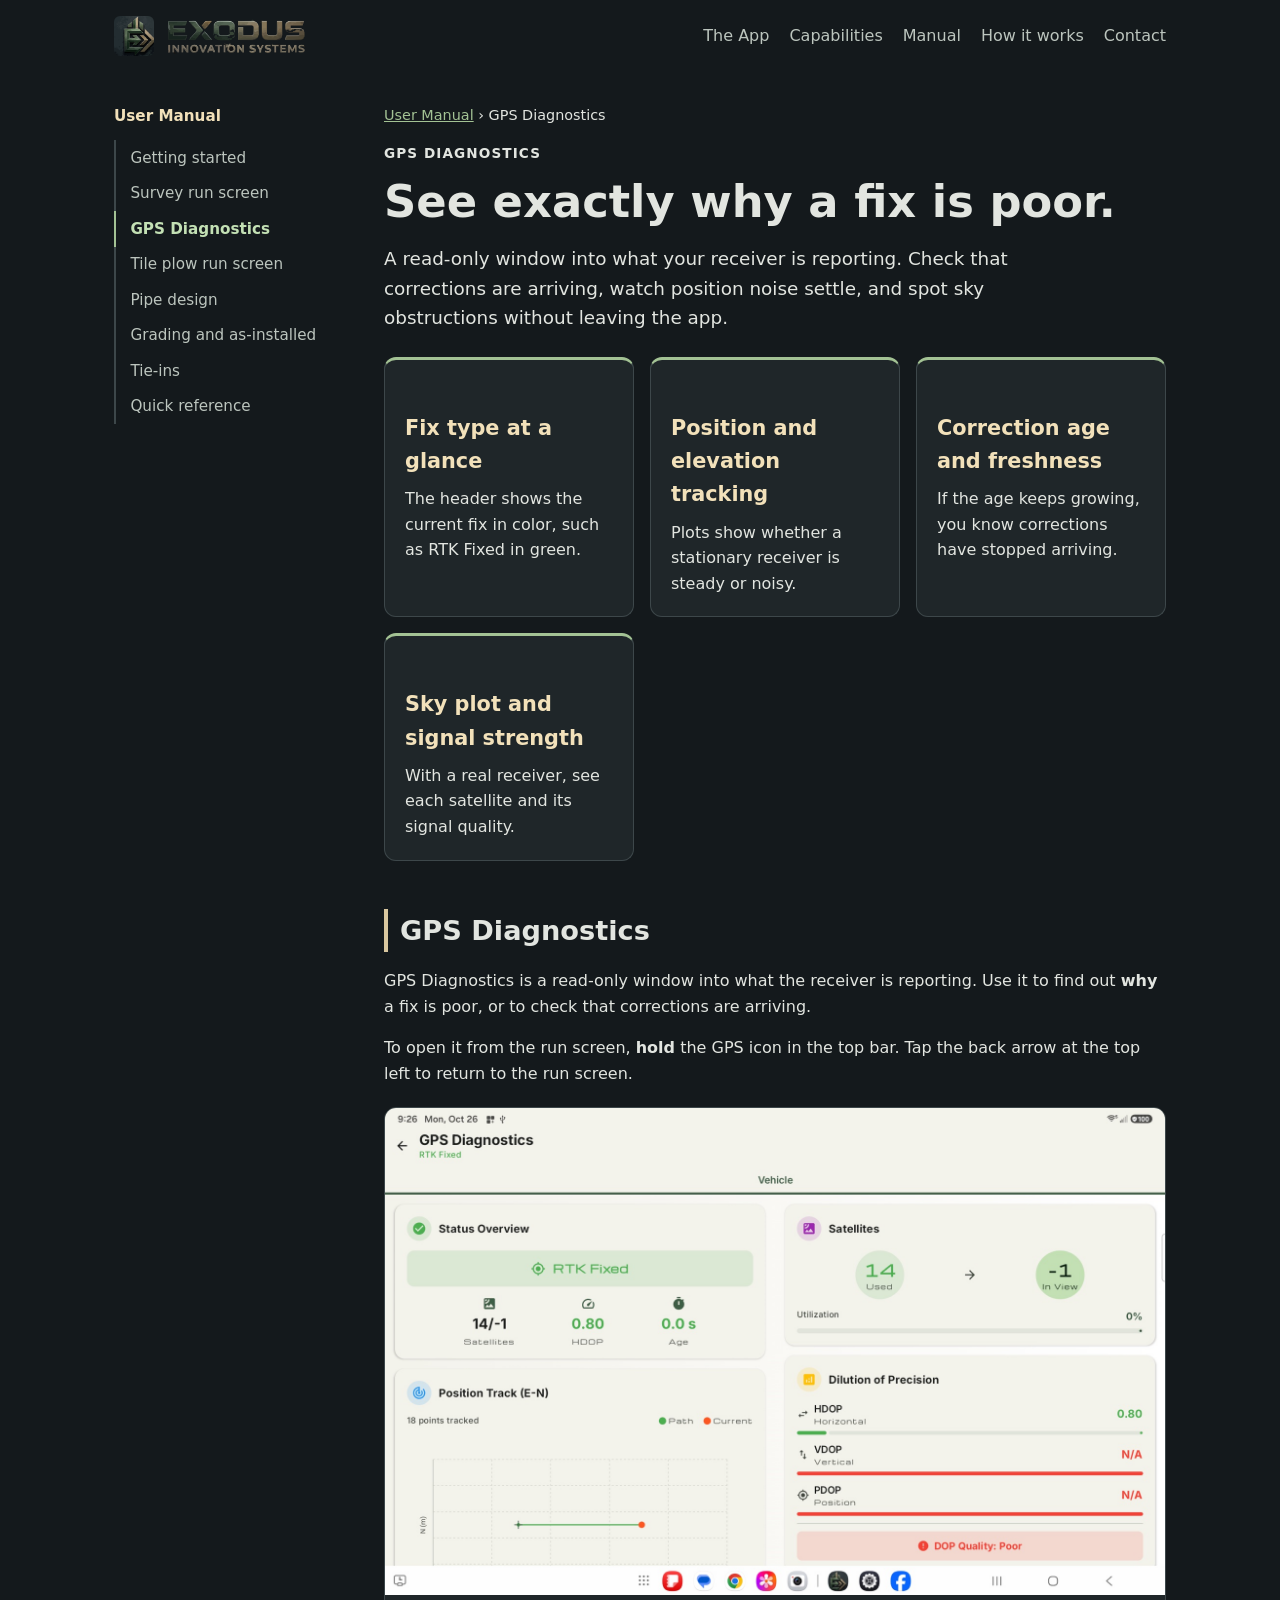
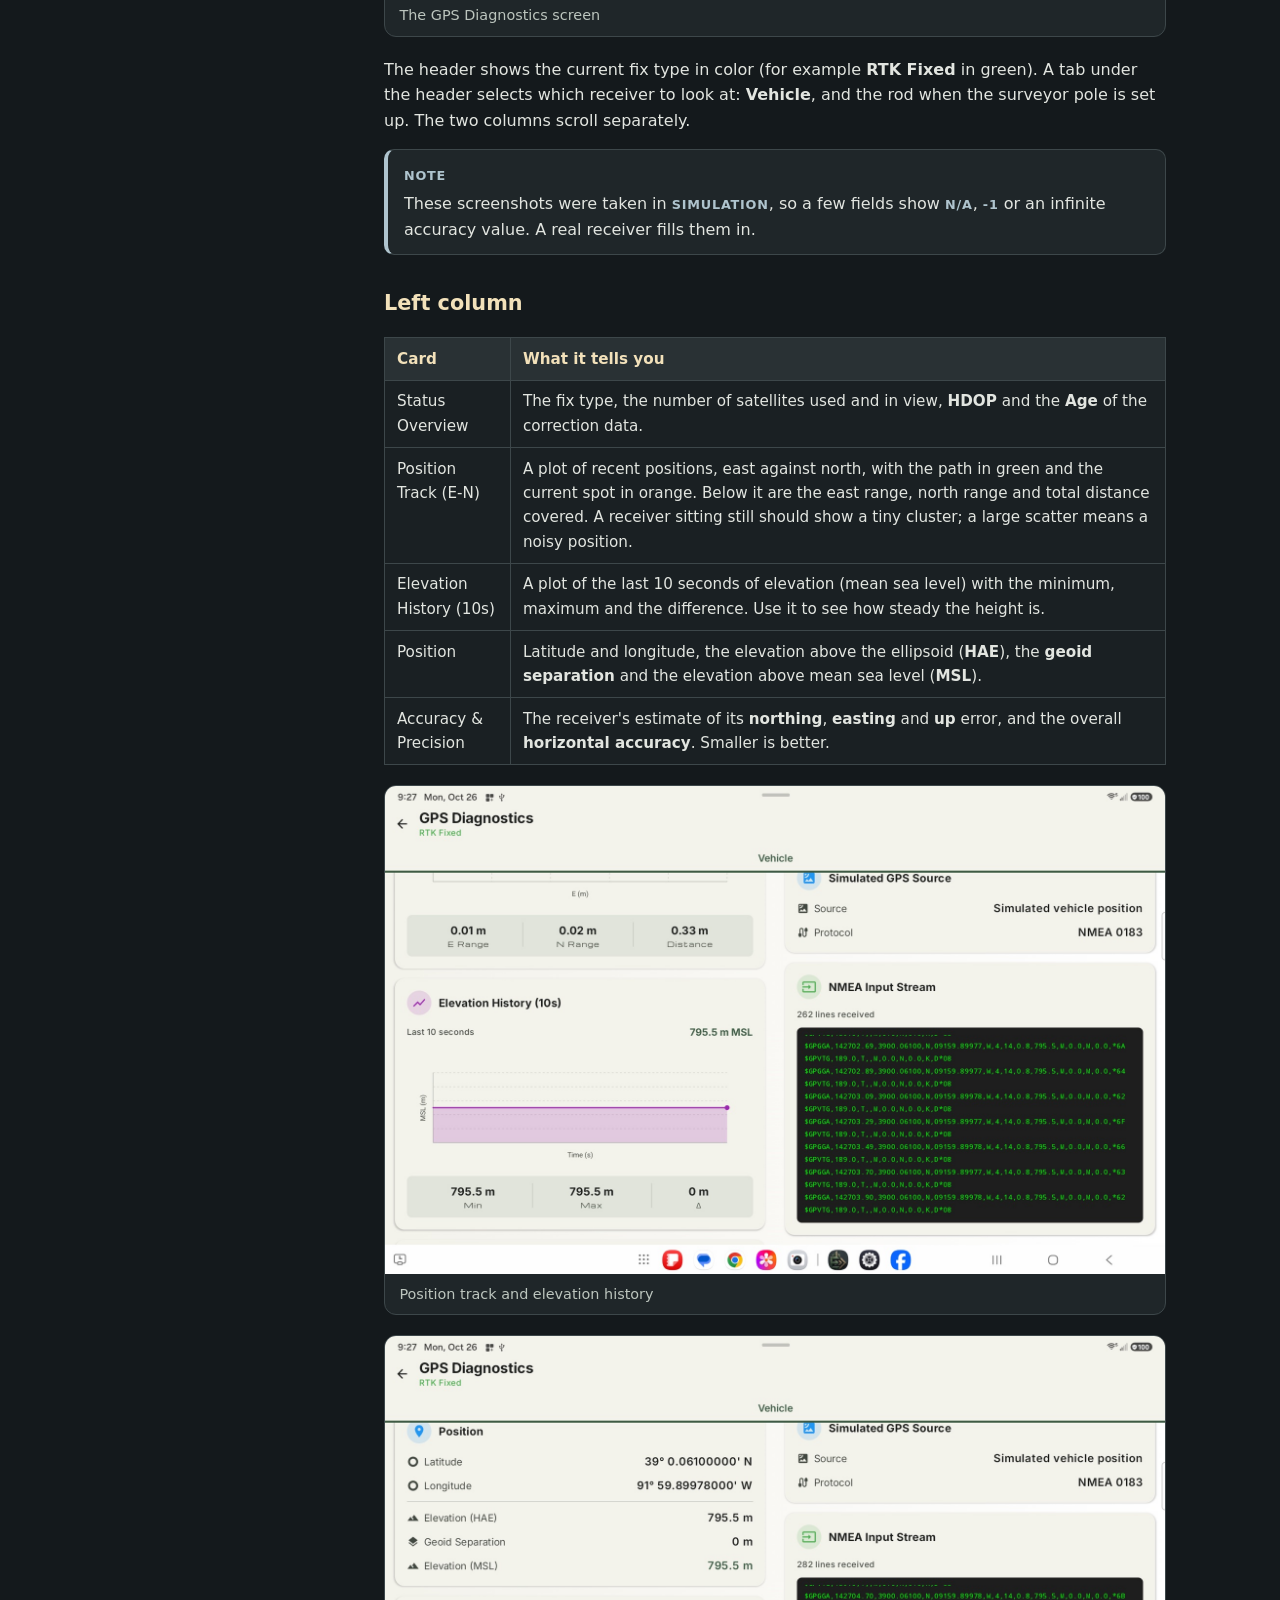
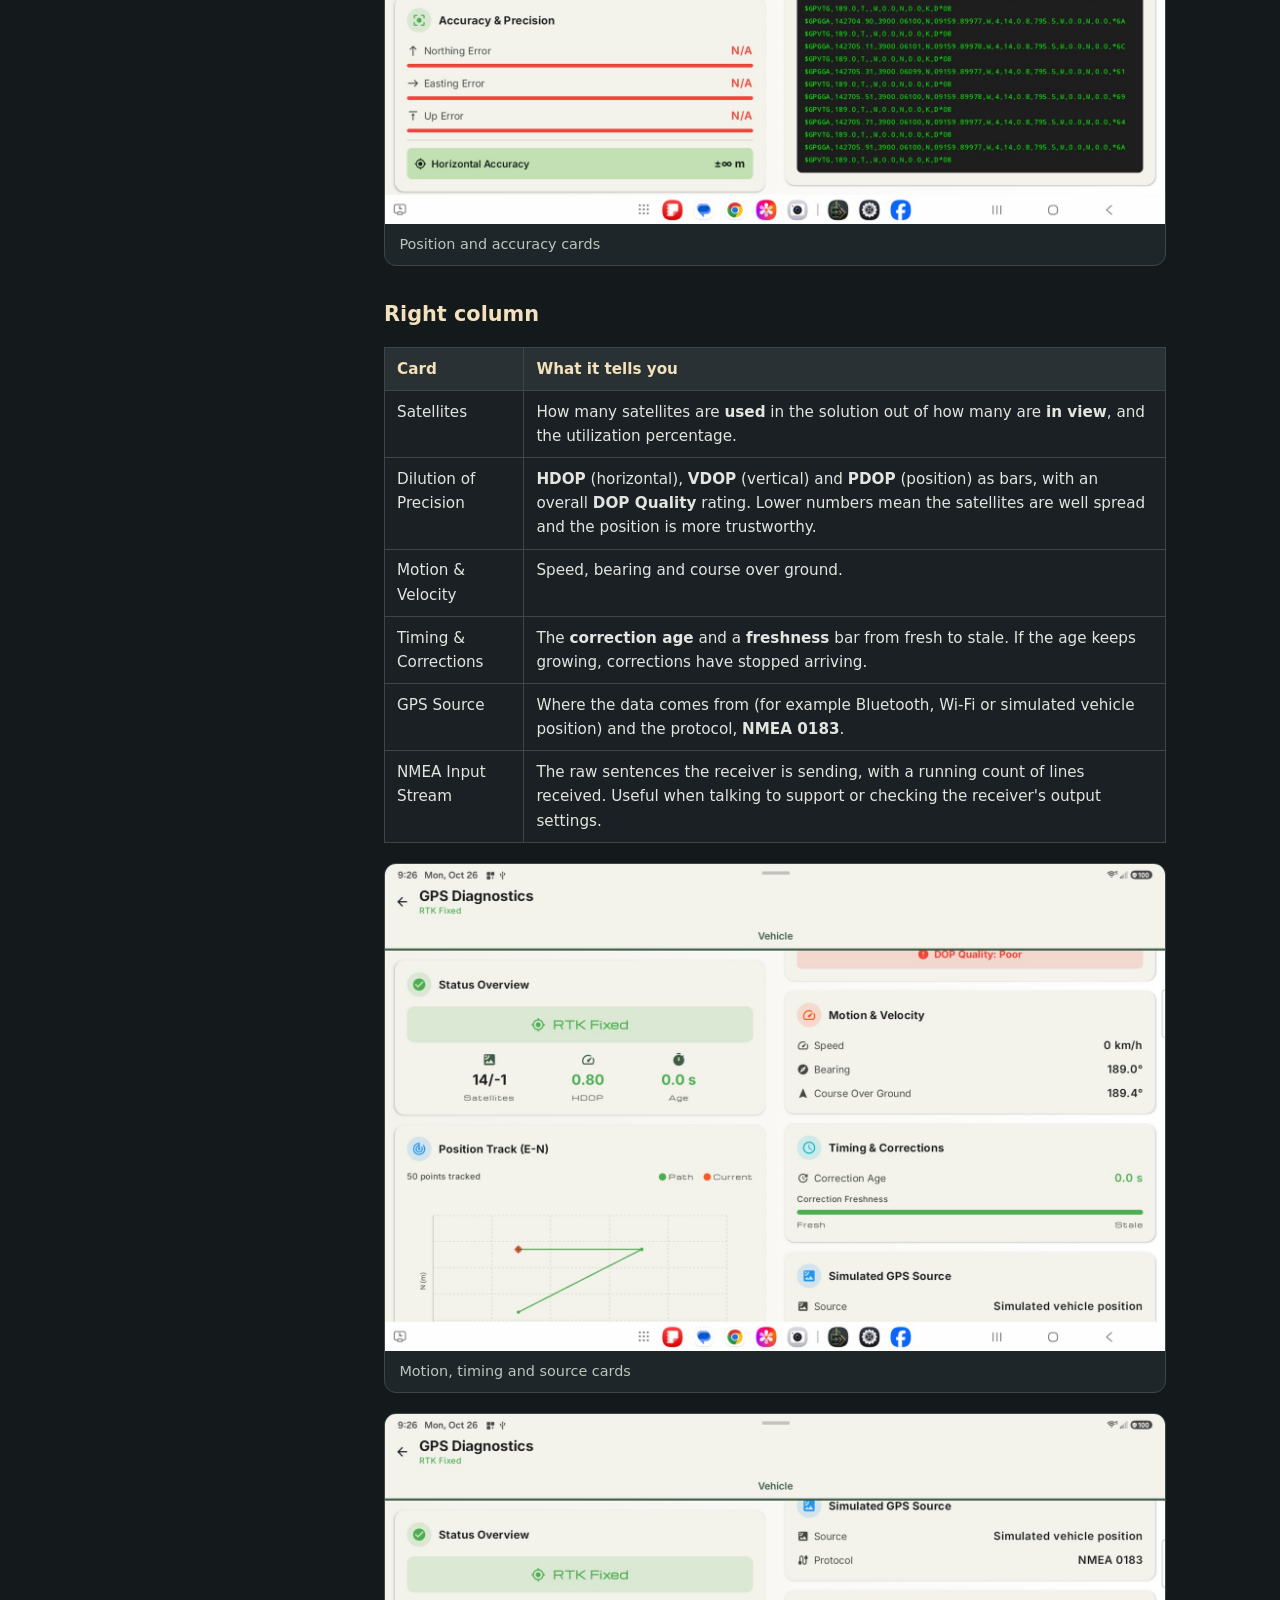
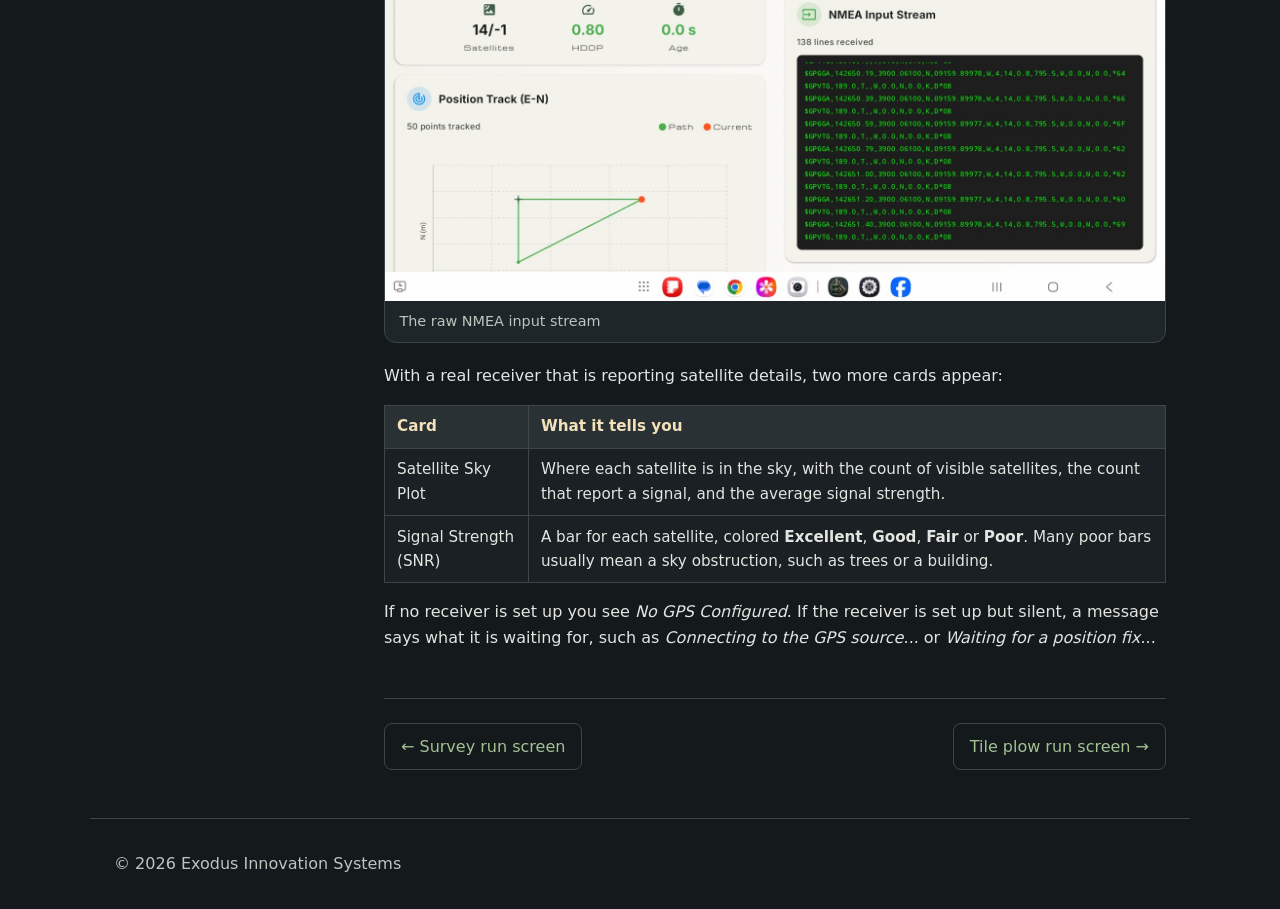
<file: manual/gps-diagnostics.html>
<!doctype html>
<html lang="en">
<head>
  <meta charset="utf-8">
  <meta name="viewport" content="width=device-width, initial-scale=1">
  <title>GPS Diagnostics — Exodus User Manual</title>
  <meta name="description" content="A read-only window into what your receiver is reporting. Check that corrections are arriving, watch position noise settle, and spot sky obstructions without leaving the app.">
  <meta name="theme-color" content="#14191C">
  <link rel="icon" type="image/png" href="../images/emblem.png">
  <link rel="stylesheet" href="../styles.css">
</head>
<body>
  <header class="nav">
    <a class="brand" href="../index.html"><img src="../images/emblem.png" alt="" width="40" height="40"><img class="wordmark" src="../images/brand-label.png" alt="Exodus Innovation Systems" height="36"></a>
    <nav>
      <a href="../index.html#app">The App</a>
      <a href="../index.html#capabilities">Capabilities</a>
      <a href="index.html">Manual</a>
      <a href="../index.html#how">How it works</a>
      <a href="../index.html#contact">Contact</a>
    </nav>
  </header>

  <div class="doc-wrap">
    <nav class="doc-nav" aria-label="Manual chapters"><p class="doc-nav-title"><a href="index.html">User Manual</a></p><ol><li><a href="getting-started.html">Getting started</a></li><li><a href="survey.html">Survey run screen</a></li><li class="on"><a href="gps-diagnostics.html">GPS Diagnostics</a></li><li><a href="tile-plow.html">Tile plow run screen</a></li><li><a href="pipe-design.html">Pipe design</a></li><li><a href="grading.html">Grading and as-installed</a></li><li><a href="tie-in.html">Tie-ins</a></li><li><a href="quick-reference.html">Quick reference</a></li></ol></nav>
    <main class="doc">
      <p class="crumb"><a href="index.html">User Manual</a> &rsaquo; GPS Diagnostics</p>
      <p class="eyebrow">GPS Diagnostics</p>
      <h1 class="doc-title">See exactly why a fix is poor.</h1>
      <p class="lead">A read-only window into what your receiver is reporting. Check that corrections are arriving, watch position noise settle, and spot sky obstructions without leaving the app.</p>
      <div class="cards highlights"><article><h3>Fix type at a glance</h3><p>The header shows the current fix in color, such as RTK Fixed in green.</p></article><article><h3>Position and elevation tracking</h3><p>Plots show whether a stationary receiver is steady or noisy.</p></article><article><h3>Correction age and freshness</h3><p>If the age keeps growing, you know corrections have stopped arriving.</p></article><article><h3>Sky plot and signal strength</h3><p>With a real receiver, see each satellite and its signal quality.</p></article></div>
      
      <div class="chap" id="gps-diagnostics"><h2>GPS Diagnostics</h2><p>GPS Diagnostics is a read-only window into what the receiver is reporting. Use it to find out <strong>why</strong> a fix is poor, or to check that corrections are arriving.</p>
<p>To open it from the run screen, <strong>hold</strong> the GPS icon in the top bar. Tap the back arrow at the top left to return to the run screen.</p>
<figure><img src="../images/manual/gps-diagnostics/50-gps-diagnostics.jpg" alt="The GPS Diagnostics screen" loading="lazy"><figcaption>The GPS Diagnostics screen</figcaption></figure>
<p>The header shows the current fix type in color (for example <strong>RTK Fixed</strong> in green). A tab under the header selects which receiver to look at: <strong>Vehicle</strong>, and the rod when the surveyor pole is set up. The two columns scroll separately.</p>
<div class="adm note"><strong>Note</strong><p>These screenshots were taken in <strong>Simulation</strong>, so a few fields show <strong>N/A</strong>, <strong>-1</strong> or an infinite accuracy value. A real receiver fills them in.</p></div>
<h3 id="left-column">Left column</h3>
<div class="tbl"><table><thead><tr><th>Card</th><th>What it tells you</th></tr></thead><tbody><tr><td>Status Overview</td><td>The fix type, the number of satellites used and in view, <strong>HDOP</strong> and the <strong>Age</strong> of the correction data.</td></tr><tr><td>Position Track (E-N)</td><td>A plot of recent positions, east against north, with the path in green and the current spot in orange. Below it are the east range, north range and total distance covered. A receiver sitting still should show a tiny cluster; a large scatter means a noisy position.</td></tr><tr><td>Elevation History (10s)</td><td>A plot of the last 10 seconds of elevation (mean sea level) with the minimum, maximum and the difference. Use it to see how steady the height is.</td></tr><tr><td>Position</td><td>Latitude and longitude, the elevation above the ellipsoid (<strong>HAE</strong>), the <strong>geoid separation</strong> and the elevation above mean sea level (<strong>MSL</strong>).</td></tr><tr><td>Accuracy &amp; Precision</td><td>The receiver's estimate of its <strong>northing</strong>, <strong>easting</strong> and <strong>up</strong> error, and the overall <strong>horizontal accuracy</strong>. Smaller is better.</td></tr></tbody></table></div>
<figure><img src="../images/manual/gps-diagnostics/53-gps-diagnostics-left-1.jpg" alt="Position track and elevation history" loading="lazy"><figcaption>Position track and elevation history</figcaption></figure>
<figure><img src="../images/manual/gps-diagnostics/54-gps-diagnostics-left-2.jpg" alt="Position and accuracy cards" loading="lazy"><figcaption>Position and accuracy cards</figcaption></figure>
<h3 id="right-column">Right column</h3>
<div class="tbl"><table><thead><tr><th>Card</th><th>What it tells you</th></tr></thead><tbody><tr><td>Satellites</td><td>How many satellites are <strong>used</strong> in the solution out of how many are <strong>in view</strong>, and the utilization percentage.</td></tr><tr><td>Dilution of Precision</td><td><strong>HDOP</strong> (horizontal), <strong>VDOP</strong> (vertical) and <strong>PDOP</strong> (position) as bars, with an overall <strong>DOP Quality</strong> rating. Lower numbers mean the satellites are well spread and the position is more trustworthy.</td></tr><tr><td>Motion &amp; Velocity</td><td>Speed, bearing and course over ground.</td></tr><tr><td>Timing &amp; Corrections</td><td>The <strong>correction age</strong> and a <strong>freshness</strong> bar from fresh to stale. If the age keeps growing, corrections have stopped arriving.</td></tr><tr><td>GPS Source</td><td>Where the data comes from (for example Bluetooth, Wi-Fi or simulated vehicle position) and the protocol, <strong>NMEA 0183</strong>.</td></tr><tr><td>NMEA Input Stream</td><td>The raw sentences the receiver is sending, with a running count of lines received. Useful when talking to support or checking the receiver's output settings.</td></tr></tbody></table></div>
<figure><img src="../images/manual/gps-diagnostics/51-gps-diagnostics-2.jpg" alt="Motion, timing and source cards" loading="lazy"><figcaption>Motion, timing and source cards</figcaption></figure>
<figure><img src="../images/manual/gps-diagnostics/52-gps-diagnostics-3.jpg" alt="The raw NMEA input stream" loading="lazy"><figcaption>The raw NMEA input stream</figcaption></figure>
<p>With a real receiver that is reporting satellite details, two more cards appear:</p>
<div class="tbl"><table><thead><tr><th>Card</th><th>What it tells you</th></tr></thead><tbody><tr><td>Satellite Sky Plot</td><td>Where each satellite is in the sky, with the count of visible satellites, the count that report a signal, and the average signal strength.</td></tr><tr><td>Signal Strength (SNR)</td><td>A bar for each satellite, colored <strong>Excellent</strong>, <strong>Good</strong>, <strong>Fair</strong> or <strong>Poor</strong>. Many poor bars usually mean a sky obstruction, such as trees or a building.</td></tr></tbody></table></div>
<p>If no receiver is set up you see <em>No GPS Configured</em>. If the receiver is set up but silent, a message says what it is waiting for, such as <em>Connecting to the GPS source...</em> or <em>Waiting for a position fix...</em></p></div>
      <div class="pager"><a class="prev" href="survey.html">&larr; Survey run screen</a><a class="next" href="tile-plow.html">Tile plow run screen &rarr;</a></div>
    </main>
  </div>
  <footer>© <span id="year"></span> Exodus Innovation Systems</footer>
  <script>document.getElementById('year').textContent = new Date().getFullYear();</script>
</body>
</html>
</file>
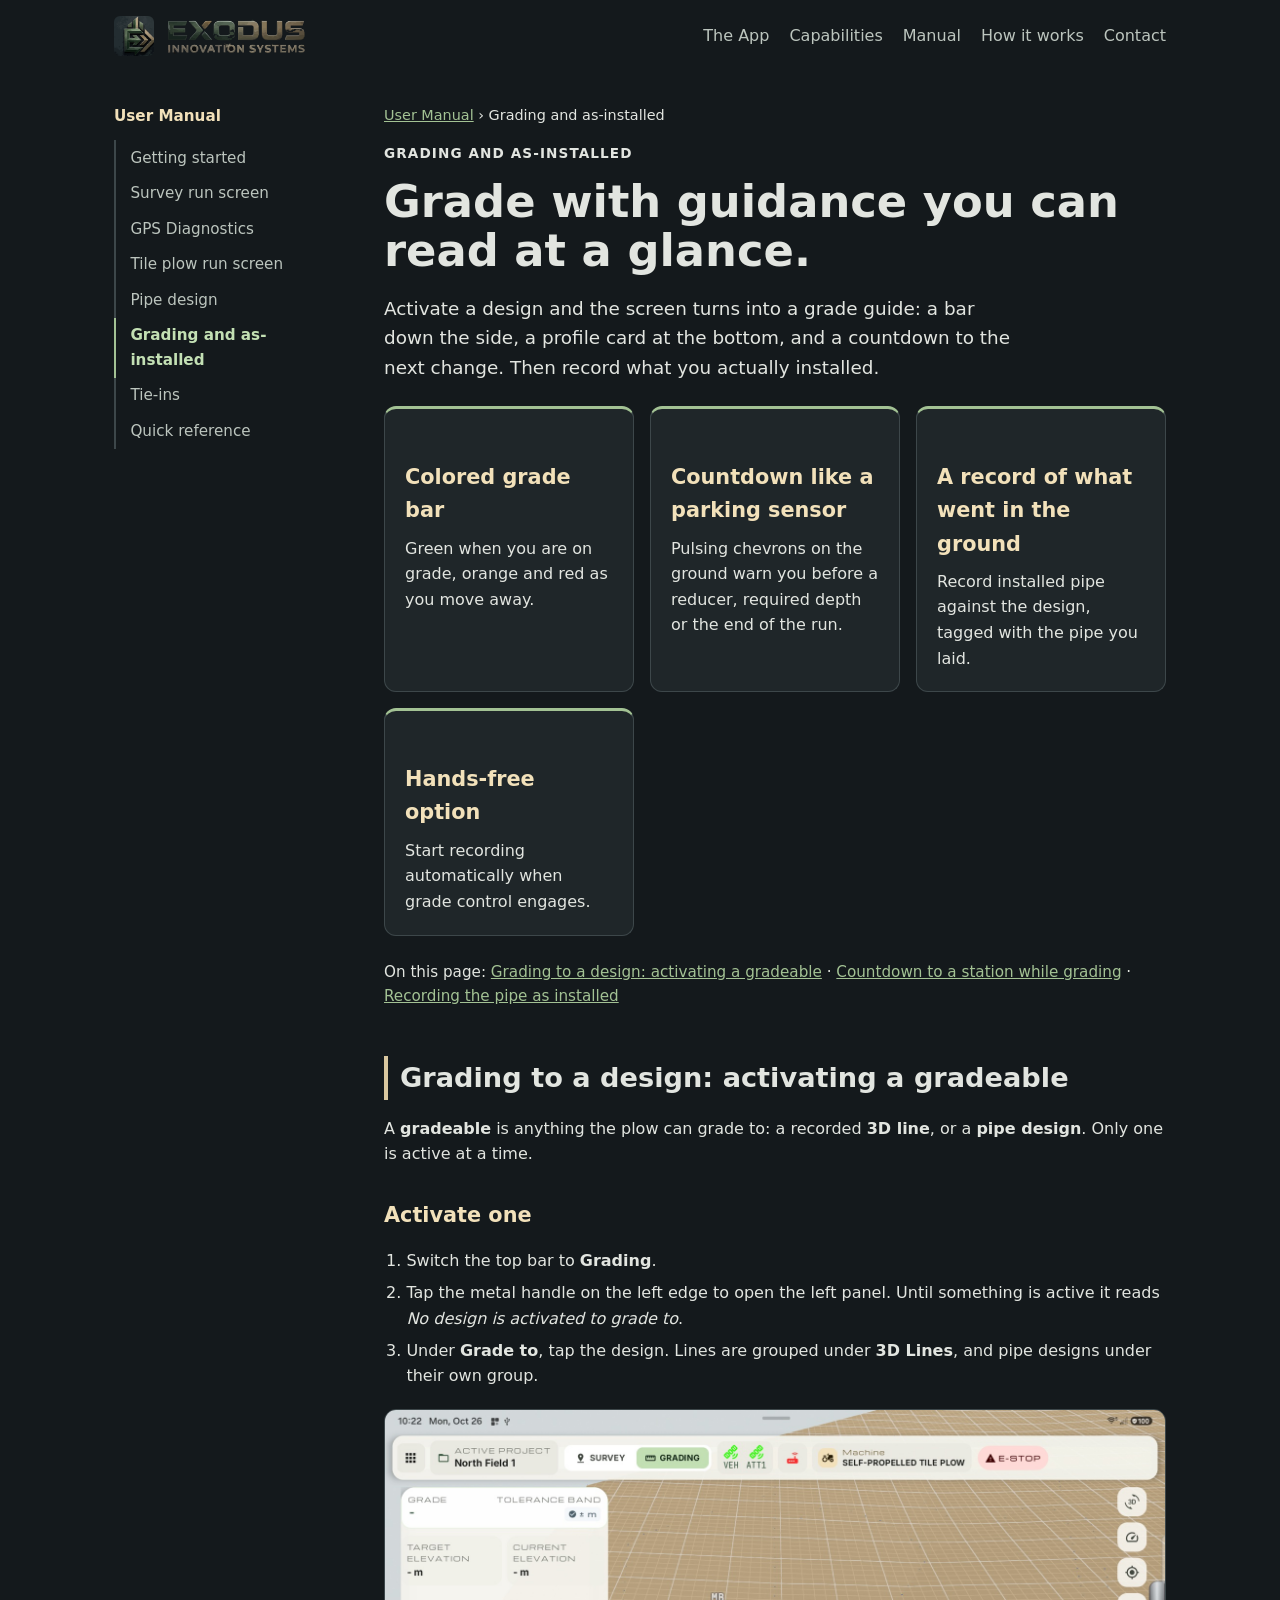
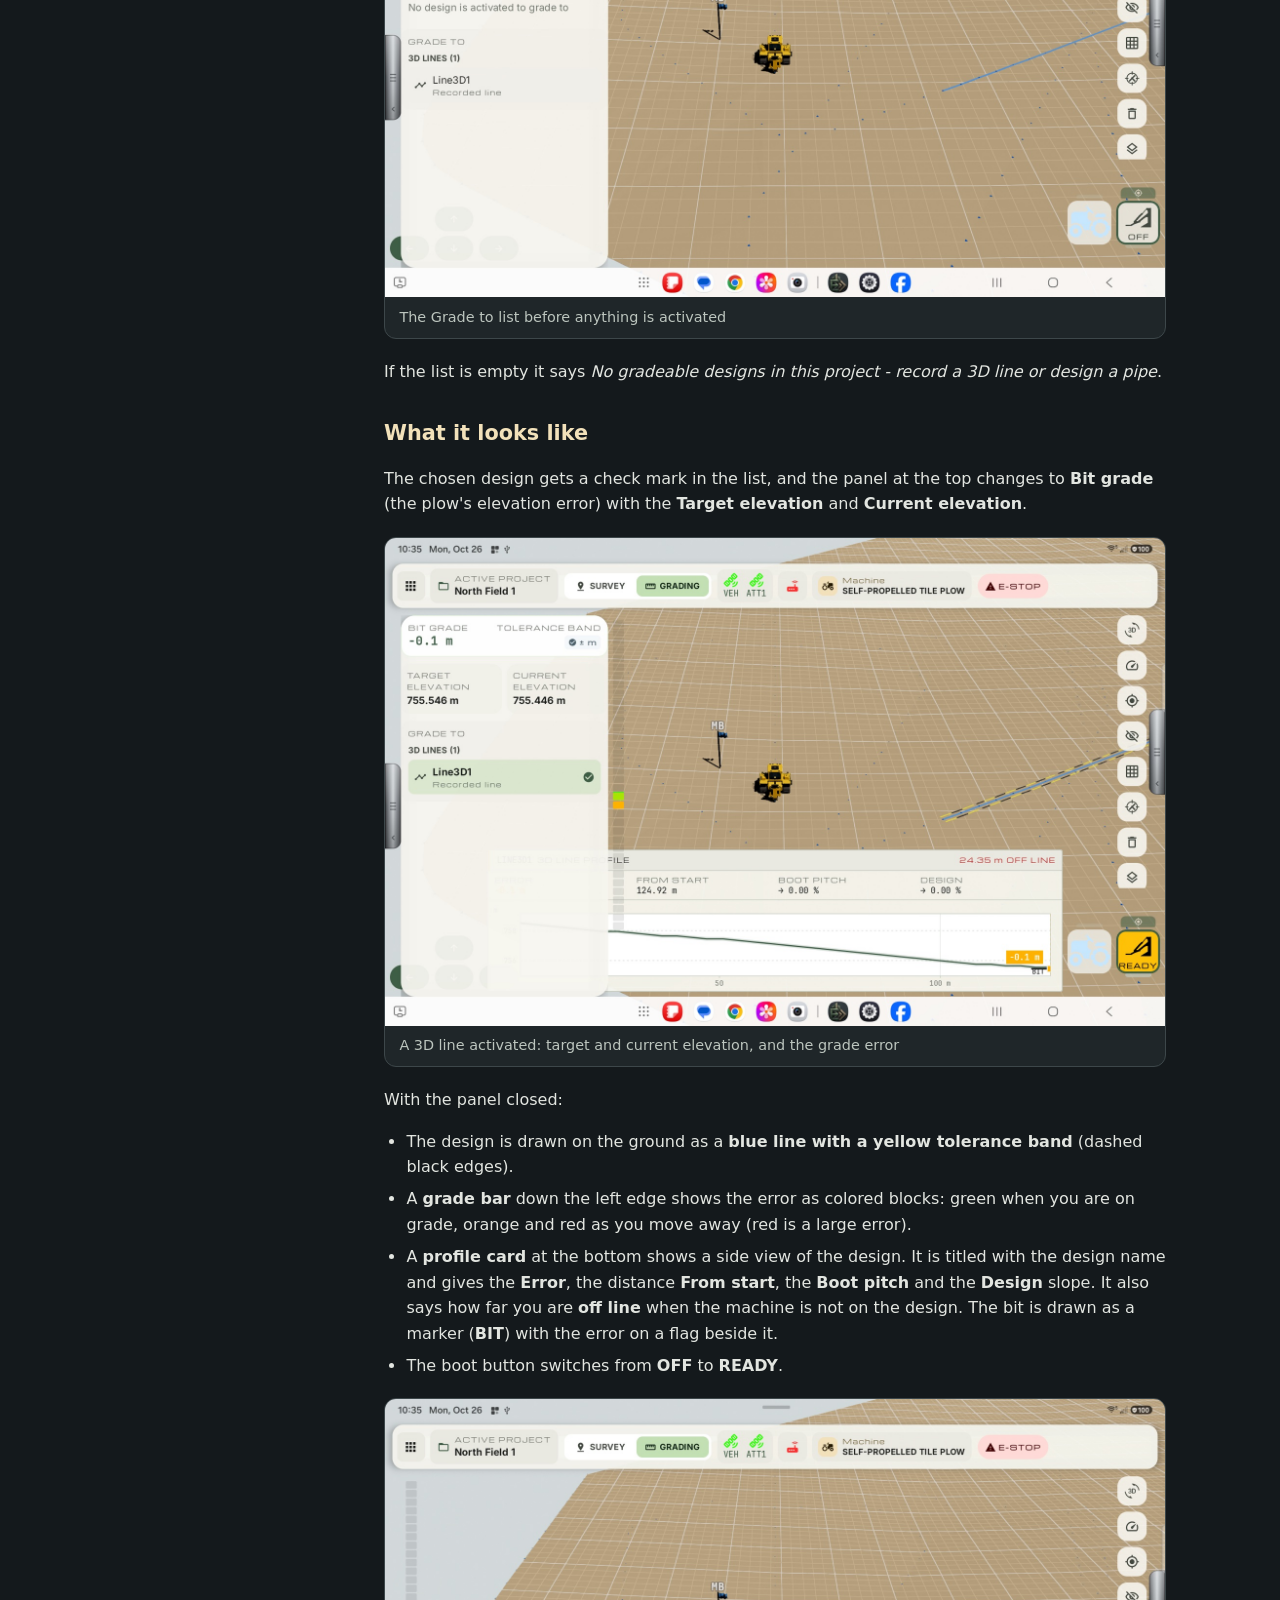
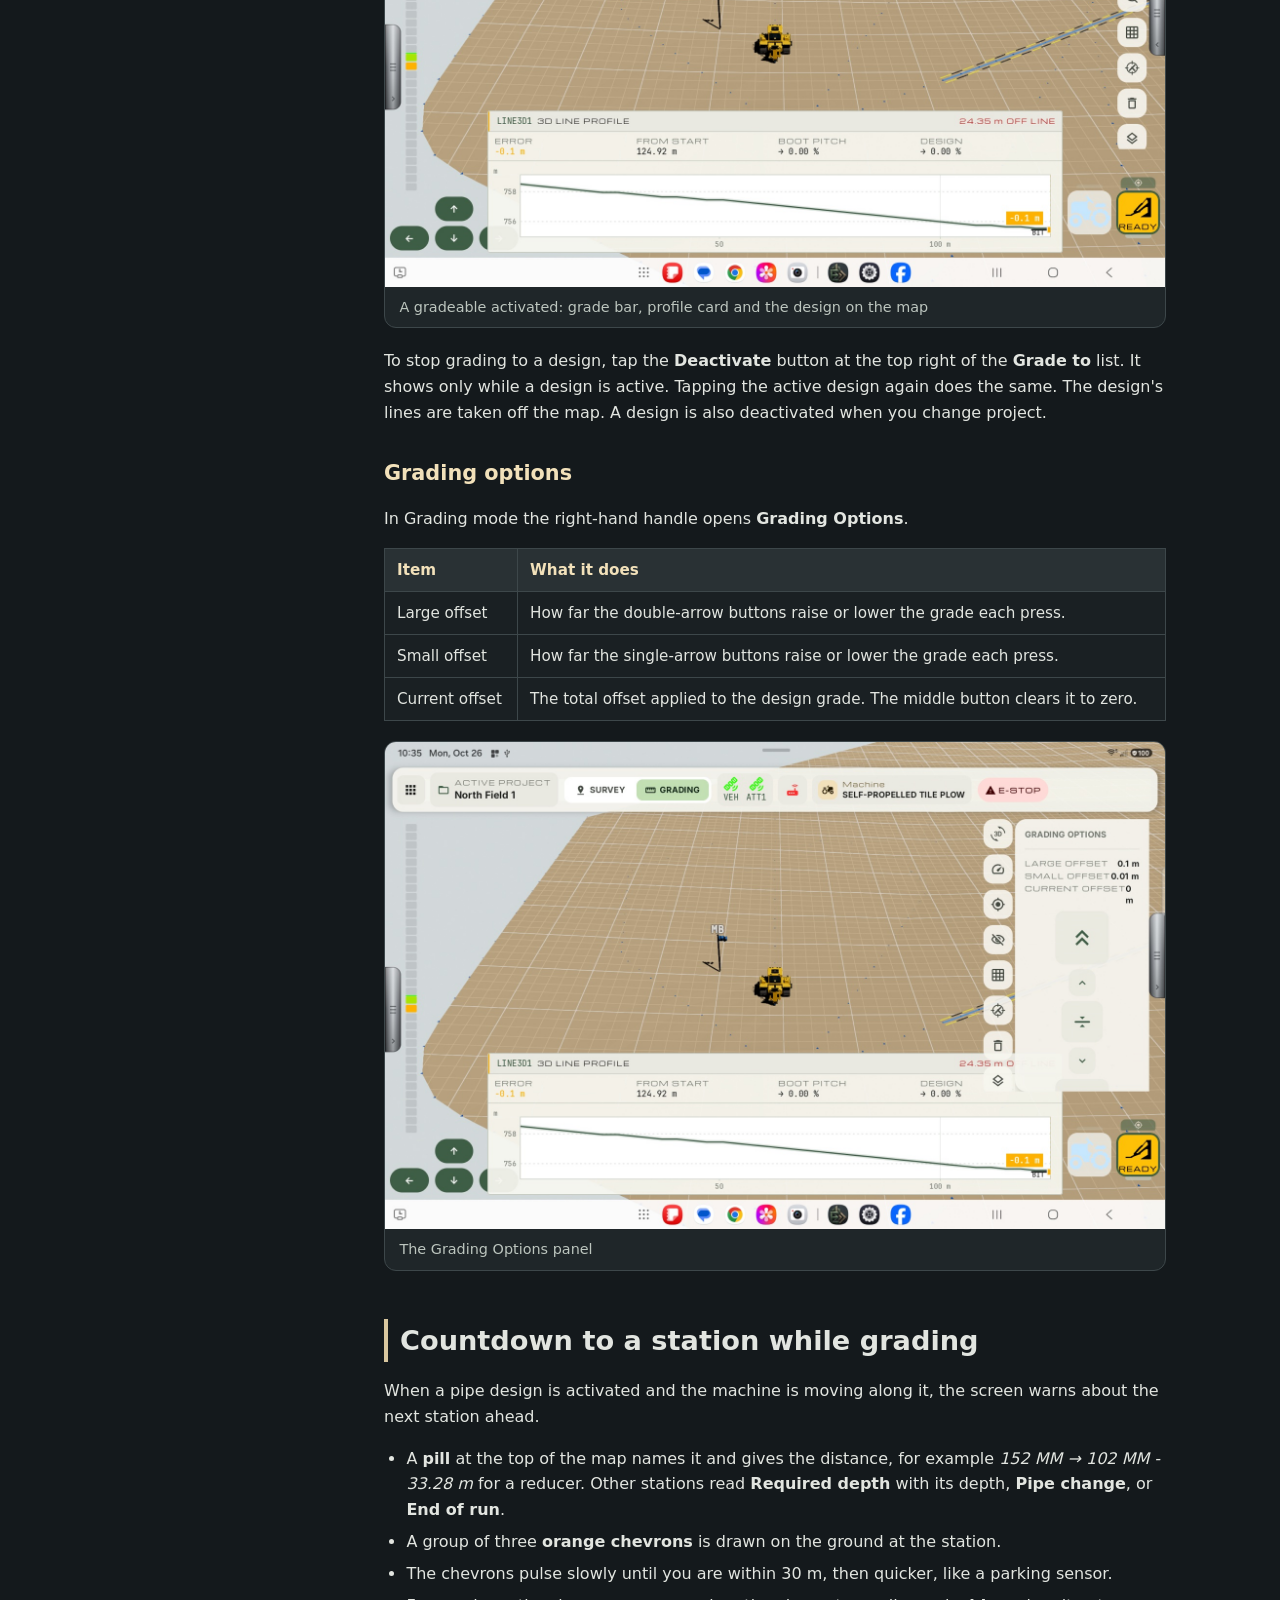
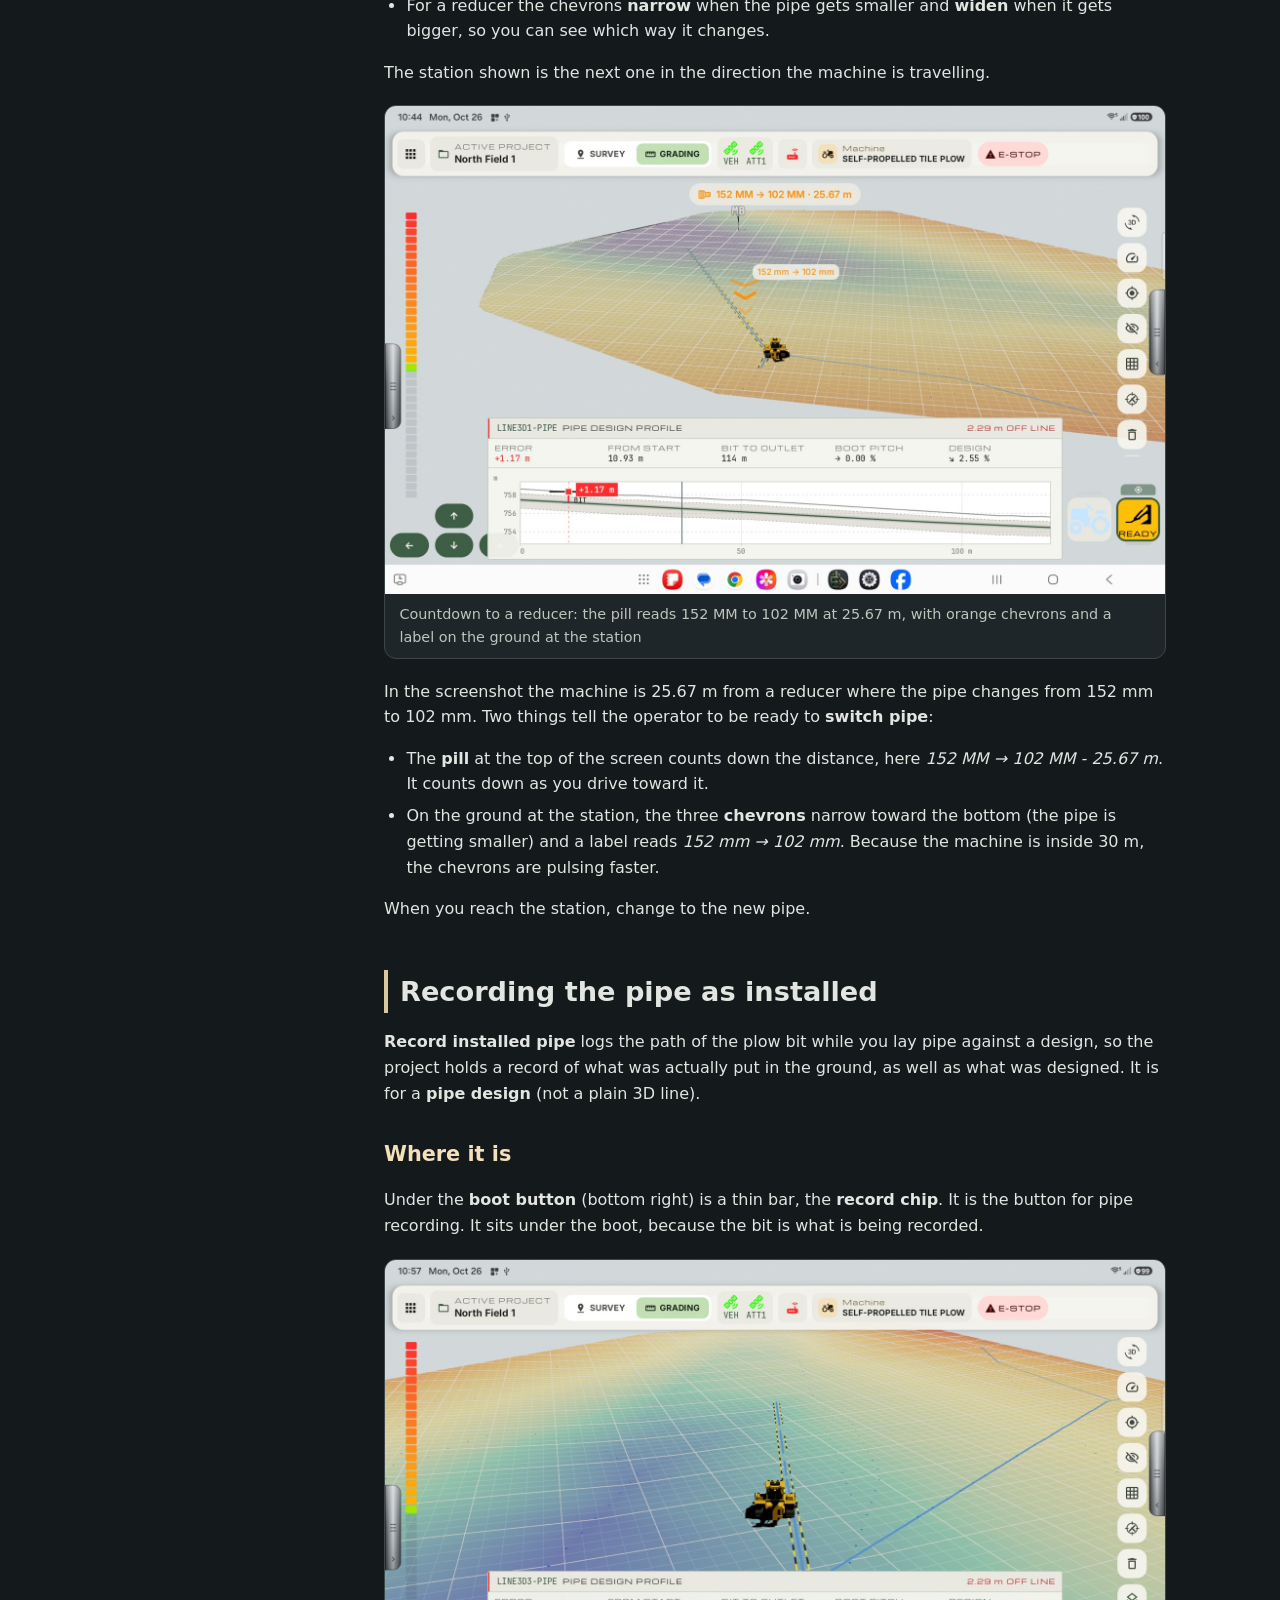
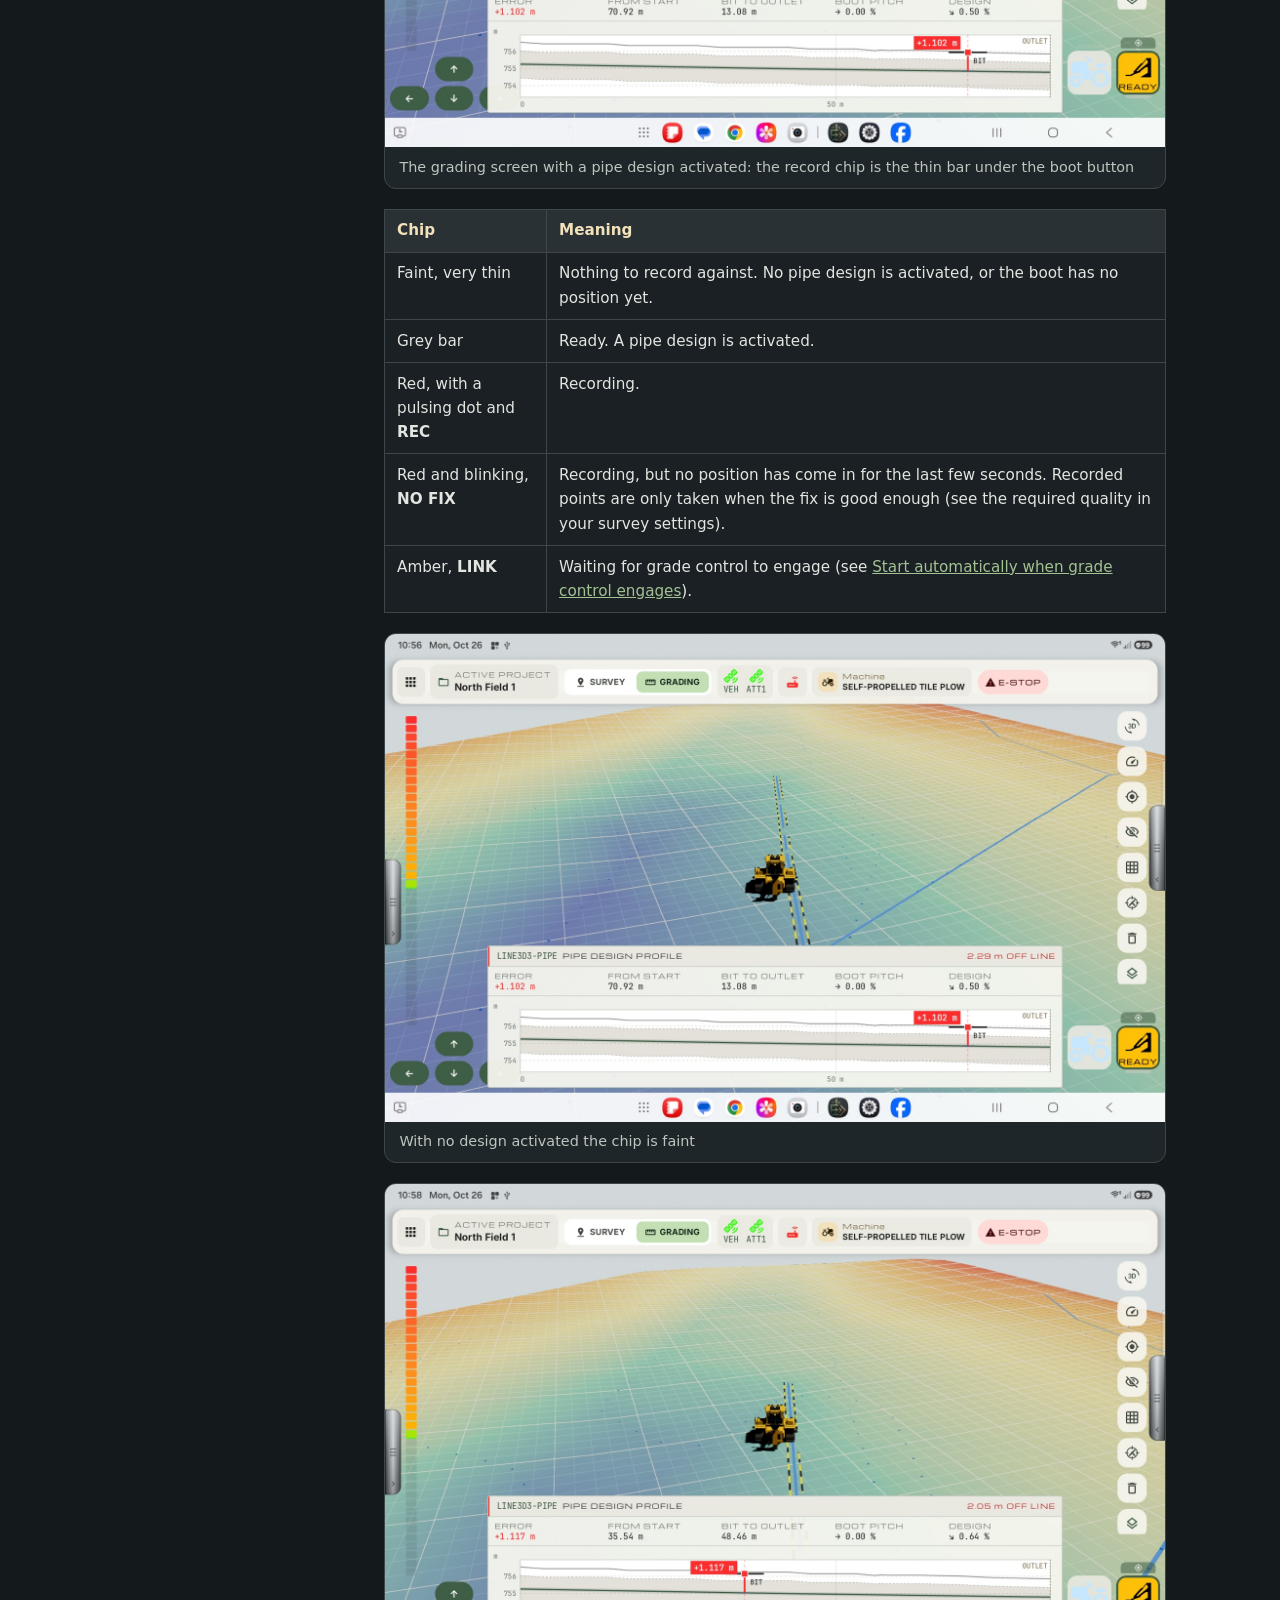
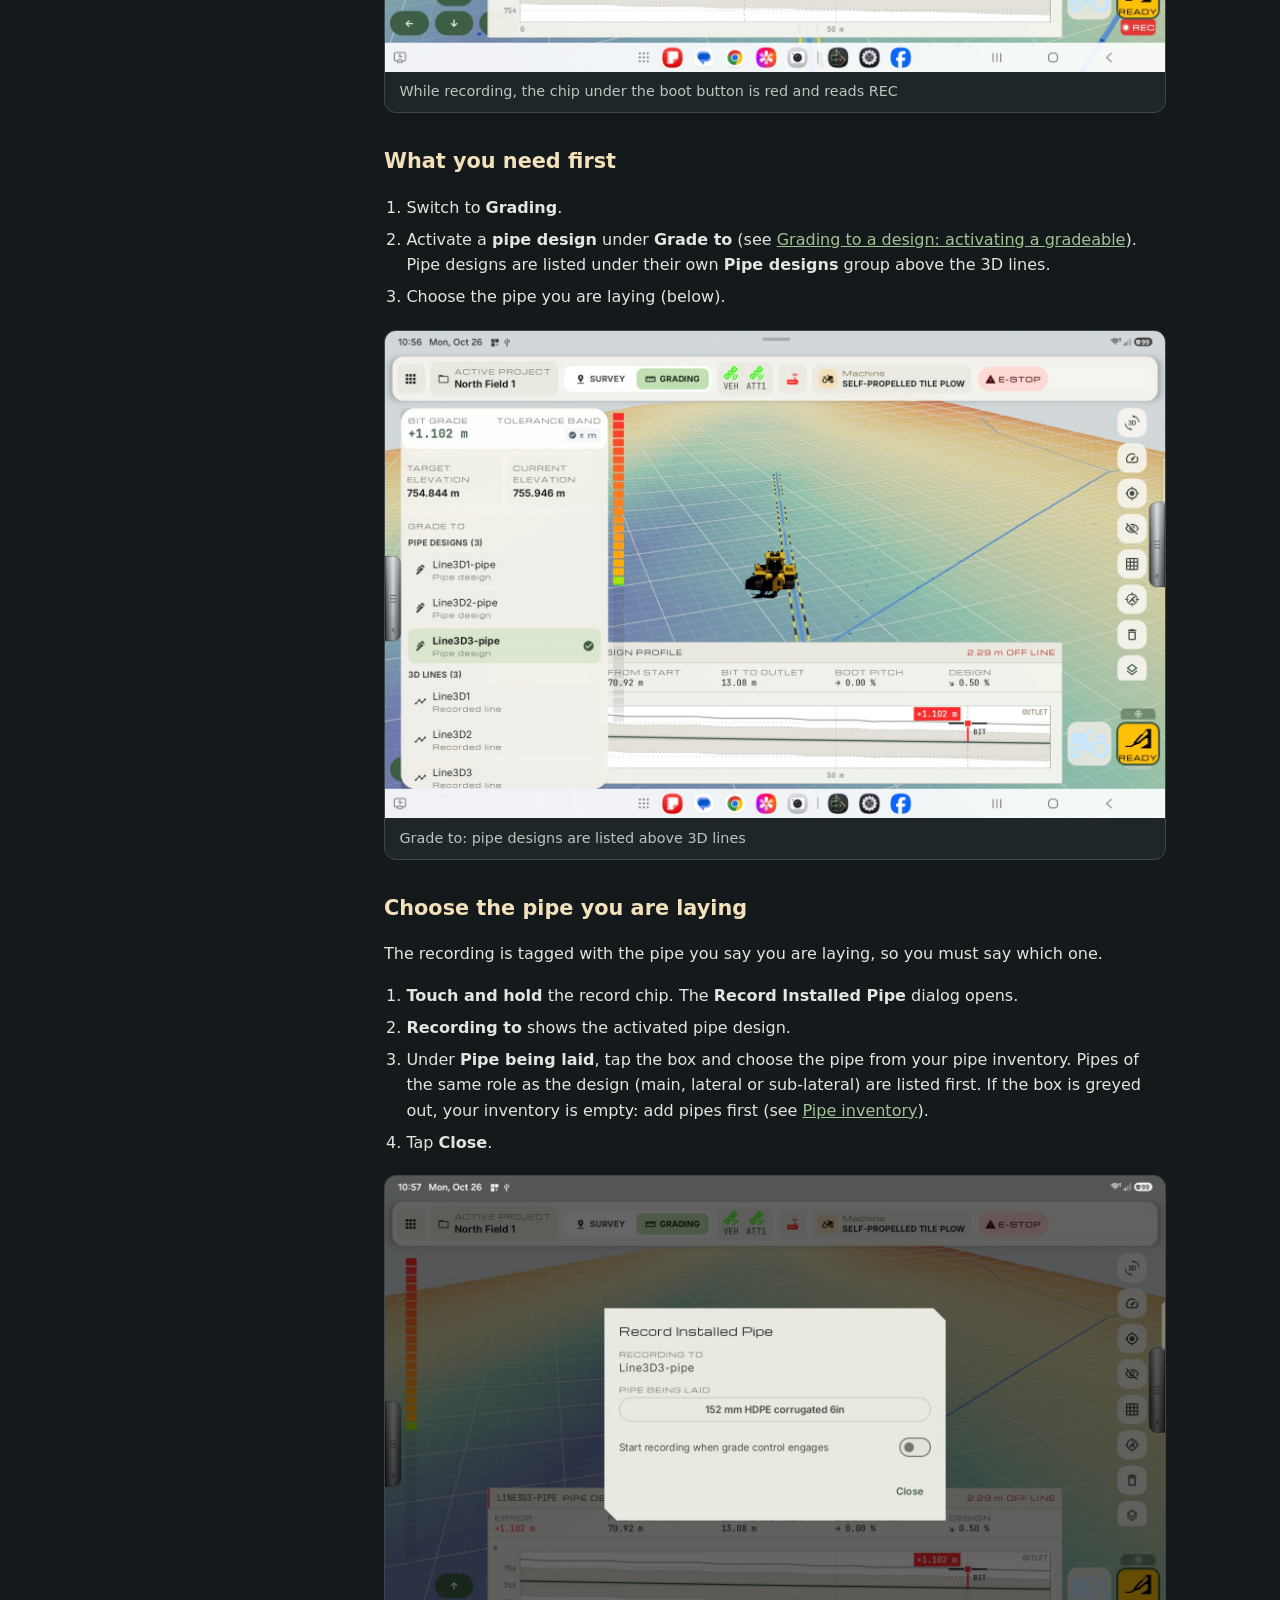
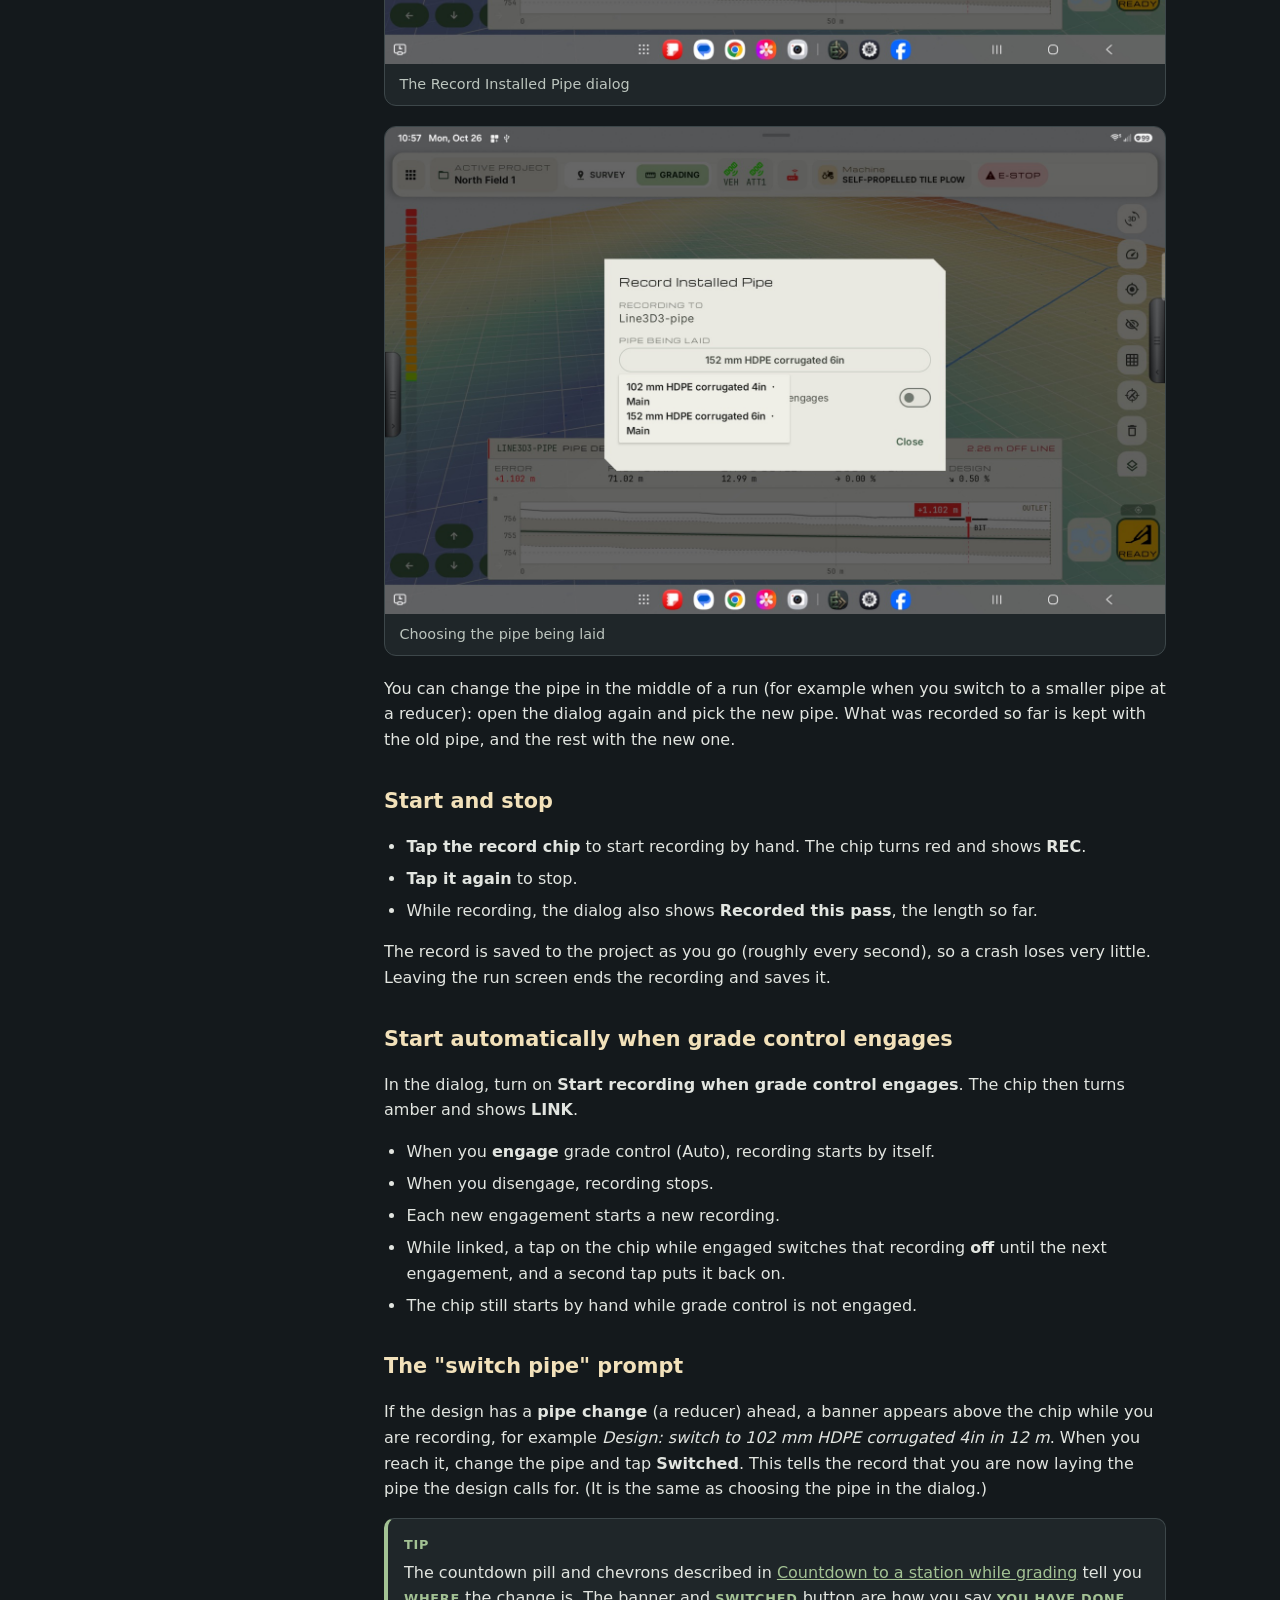
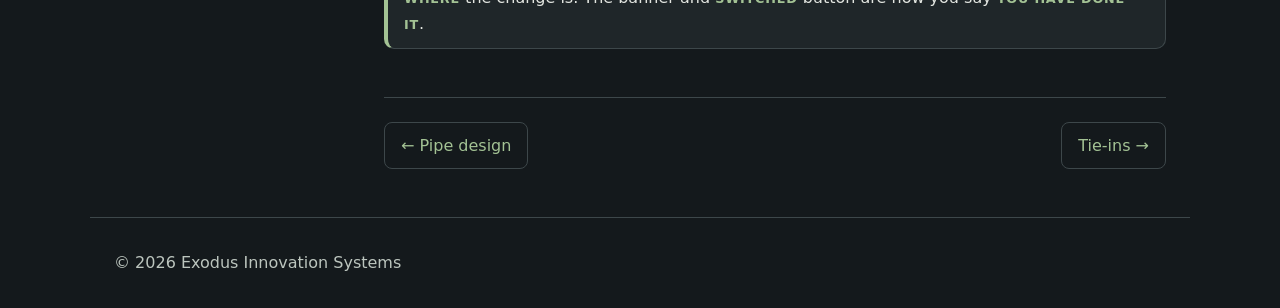
<file: manual/grading.html>
<!doctype html>
<html lang="en">
<head>
  <meta charset="utf-8">
  <meta name="viewport" content="width=device-width, initial-scale=1">
  <title>Grading and as-installed — Exodus User Manual</title>
  <meta name="description" content="Activate a design and the screen turns into a grade guide: a bar down the side, a profile card at the bottom, and a countdown to the next change. Then record what you actually installed.">
  <meta name="theme-color" content="#14191C">
  <link rel="icon" type="image/png" href="../images/emblem.png">
  <link rel="stylesheet" href="../styles.css">
</head>
<body>
  <header class="nav">
    <a class="brand" href="../index.html"><img src="../images/emblem.png" alt="" width="40" height="40"><img class="wordmark" src="../images/brand-label.png" alt="Exodus Innovation Systems" height="36"></a>
    <nav>
      <a href="../index.html#app">The App</a>
      <a href="../index.html#capabilities">Capabilities</a>
      <a href="index.html">Manual</a>
      <a href="../index.html#how">How it works</a>
      <a href="../index.html#contact">Contact</a>
    </nav>
  </header>

  <div class="doc-wrap">
    <nav class="doc-nav" aria-label="Manual chapters"><p class="doc-nav-title"><a href="index.html">User Manual</a></p><ol><li><a href="getting-started.html">Getting started</a></li><li><a href="survey.html">Survey run screen</a></li><li><a href="gps-diagnostics.html">GPS Diagnostics</a></li><li><a href="tile-plow.html">Tile plow run screen</a></li><li><a href="pipe-design.html">Pipe design</a></li><li class="on"><a href="grading.html">Grading and as-installed</a></li><li><a href="tie-in.html">Tie-ins</a></li><li><a href="quick-reference.html">Quick reference</a></li></ol></nav>
    <main class="doc">
      <p class="crumb"><a href="index.html">User Manual</a> &rsaquo; Grading and as-installed</p>
      <p class="eyebrow">Grading and as-installed</p>
      <h1 class="doc-title">Grade with guidance you can read at a glance.</h1>
      <p class="lead">Activate a design and the screen turns into a grade guide: a bar down the side, a profile card at the bottom, and a countdown to the next change. Then record what you actually installed.</p>
      <div class="cards highlights"><article><h3>Colored grade bar</h3><p>Green when you are on grade, orange and red as you move away.</p></article><article><h3>Countdown like a parking sensor</h3><p>Pulsing chevrons on the ground warn you before a reducer, required depth or the end of the run.</p></article><article><h3>A record of what went in the ground</h3><p>Record installed pipe against the design, tagged with the pipe you laid.</p></article><article><h3>Hands-free option</h3><p>Start recording automatically when grade control engages.</p></article></div>
      <p class="on-page">On this page: <a href="#activate-gradeable">Grading to a design: activating a gradeable</a> · <a href="#station-countdown">Countdown to a station while grading</a> · <a href="#pipe-record">Recording the pipe as installed</a></p>
      <div class="chap" id="activate-gradeable"><h2>Grading to a design: activating a gradeable</h2><p>A <strong>gradeable</strong> is anything the plow can grade to: a recorded <strong>3D line</strong>, or a <strong>pipe design</strong>. Only one is active at a time.</p>
<h3 id="activate-one">Activate one</h3>
<ol><li>Switch the top bar to <strong>Grading</strong>.</li><li>Tap the metal handle on the left edge to open the left panel. Until something is active it reads <em>No design is activated to grade to</em>.</li><li>Under <strong>Grade to</strong>, tap the design. Lines are grouped under <strong>3D Lines</strong>, and pipe designs under their own group.</li></ol>
<figure><img src="../images/manual/grading/102-plow-left-panel.jpg" alt="The Grade to list before anything is activated" loading="lazy"><figcaption>The Grade to list before anything is activated</figcaption></figure>
<p>If the list is empty it says <em>No gradeable designs in this project - record a 3D line or design a pipe</em>.</p>
<h3 id="what-it-looks-like">What it looks like</h3>
<p>The chosen design gets a check mark in the list, and the panel at the top changes to <strong>Bit grade</strong> (the plow's elevation error) with the <strong>Target elevation</strong> and <strong>Current elevation</strong>.</p>
<figure><img src="../images/manual/grading/140-gradeable-activated-panel.jpg" alt="A 3D line activated: target and current elevation, and the grade error" loading="lazy"><figcaption>A 3D line activated: target and current elevation, and the grade error</figcaption></figure>
<p>With the panel closed:</p>
<ul><li>The design is drawn on the ground as a <strong>blue line with a yellow tolerance band</strong> (dashed black edges).</li><li>A <strong>grade bar</strong> down the left edge shows the error as colored blocks: green when you are on grade, orange and red as you move away (red is a large error).</li><li>A <strong>profile card</strong> at the bottom shows a side view of the design. It is titled with the design name and gives the <strong>Error</strong>, the distance <strong>From start</strong>, the <strong>Boot pitch</strong> and the <strong>Design</strong> slope. It also says how far you are <strong>off line</strong> when the machine is not on the design. The bit is drawn as a marker (<strong>BIT</strong>) with the error on a flag beside it.</li><li>The boot button switches from <strong>OFF</strong> to <strong>READY</strong>.</li></ul>
<figure><img src="../images/manual/grading/141-gradeable-activated-map.jpg" alt="A gradeable activated: grade bar, profile card and the design on the map" loading="lazy"><figcaption>A gradeable activated: grade bar, profile card and the design on the map</figcaption></figure>
<p>To stop grading to a design, tap the <strong>Deactivate</strong> button at the top right of the <strong>Grade to</strong> list. It shows only while a design is active. Tapping the active design again does the same. The design's lines are taken off the map. A design is also deactivated when you change project.</p>
<h3 id="grading-options">Grading options</h3>
<p>In Grading mode the right-hand handle opens <strong>Grading Options</strong>.</p>
<div class="tbl"><table><thead><tr><th>Item</th><th>What it does</th></tr></thead><tbody><tr><td>Large offset</td><td>How far the double-arrow buttons raise or lower the grade each press.</td></tr><tr><td>Small offset</td><td>How far the single-arrow buttons raise or lower the grade each press.</td></tr><tr><td>Current offset</td><td>The total offset applied to the design grade. The middle button clears it to zero.</td></tr></tbody></table></div>
<figure><img src="../images/manual/grading/142-plow-grading-options.jpg" alt="The Grading Options panel" loading="lazy"><figcaption>The Grading Options panel</figcaption></figure></div>
<div class="chap" id="station-countdown"><h2>Countdown to a station while grading</h2><p>When a pipe design is activated and the machine is moving along it, the screen warns about the next station ahead.</p>
<ul><li>A <strong>pill</strong> at the top of the map names it and gives the distance, for example <em>152 MM → 102 MM - 33.28 m</em> for a reducer. Other stations read <strong>Required depth</strong> with its depth, <strong>Pipe change</strong>, or <strong>End of run</strong>.</li><li>A group of three <strong>orange chevrons</strong> is drawn on the ground at the station.</li><li>The chevrons pulse slowly until you are within 30 m, then quicker, like a parking sensor.</li><li>For a reducer the chevrons <strong>narrow</strong> when the pipe gets smaller and <strong>widen</strong> when it gets bigger, so you can see which way it changes.</li></ul>
<p>The station shown is the next one in the direction the machine is travelling.</p>
<figure><img src="../images/manual/grading/155-pipe-switch-banner.jpg" alt="Countdown to a reducer: the pill reads 152 MM to 102 MM at 25.67 m, with orange chevrons and a label on the ground at the station" loading="lazy"><figcaption>Countdown to a reducer: the pill reads 152 MM to 102 MM at 25.67 m, with orange chevrons and a label on the ground at the station</figcaption></figure>
<p>In the screenshot the machine is 25.67 m from a reducer where the pipe changes from 152 mm to 102 mm. Two things tell the operator to be ready to <strong>switch pipe</strong>:</p>
<ul><li>The <strong>pill</strong> at the top of the screen counts down the distance, here <em>152 MM → 102 MM - 25.67 m</em>. It counts down as you drive toward it.</li><li>On the ground at the station, the three <strong>chevrons</strong> narrow toward the bottom (the pipe is getting smaller) and a label reads <em>152 mm → 102 mm</em>. Because the machine is inside 30 m, the chevrons are pulsing faster.</li></ul>
<p>When you reach the station, change to the new pipe.</p></div>
<div class="chap" id="pipe-record"><h2>Recording the pipe as installed</h2><p><strong>Record installed pipe</strong> logs the path of the plow bit while you lay pipe against a design, so the project holds a record of what was actually put in the ground, as well as what was designed. It is for a <strong>pipe design</strong> (not a plain 3D line).</p>
<h3 id="where-it-is">Where it is</h3>
<p>Under the <strong>boot button</strong> (bottom right) is a thin bar, the <strong>record chip</strong>. It is the button for pipe recording. It sits under the boot, because the bit is what is being recorded.</p>
<figure><img src="../images/manual/grading/172-pipe-record-idle.jpg" alt="The grading screen with a pipe design activated: the record chip is the thin bar under the boot button" loading="lazy"><figcaption>The grading screen with a pipe design activated: the record chip is the thin bar under the boot button</figcaption></figure>
<div class="tbl"><table><thead><tr><th>Chip</th><th>Meaning</th></tr></thead><tbody><tr><td>Faint, very thin</td><td>Nothing to record against. No pipe design is activated, or the boot has no position yet.</td></tr><tr><td>Grey bar</td><td>Ready. A pipe design is activated.</td></tr><tr><td>Red, with a pulsing dot and <strong>REC</strong></td><td>Recording.</td></tr><tr><td>Red and blinking, <strong>NO FIX</strong></td><td>Recording, but no position has come in for the last few seconds. Recorded points are only taken when the fix is good enough (see the required quality in your survey settings).</td></tr><tr><td>Amber, <strong>LINK</strong></td><td>Waiting for grade control to engage (see <a href="grading.html#pipe-record-link" class="xref">Start automatically when grade control engages</a>).</td></tr></tbody></table></div>
<figure><img src="../images/manual/grading/170-pipe-record-unavailable.jpg" alt="With no design activated the chip is faint" loading="lazy"><figcaption>With no design activated the chip is faint</figcaption></figure>
<figure><img src="../images/manual/grading/175-pipe-record-rec.jpg" alt="While recording, the chip under the boot button is red and reads REC" loading="lazy"><figcaption>While recording, the chip under the boot button is red and reads REC</figcaption></figure>
<h3 id="what-you-need-first">What you need first</h3>
<ol><li>Switch to <strong>Grading</strong>.</li><li>Activate a <strong>pipe design</strong> under <strong>Grade to</strong> (see <a href="grading.html#activate-gradeable" class="xref">Grading to a design: activating a gradeable</a>). Pipe designs are listed under their own <strong>Pipe designs</strong> group above the 3D lines.</li><li>Choose the pipe you are laying (below).</li></ol>
<figure><img src="../images/manual/grading/171-grade-to-pipe-designs.jpg" alt="Grade to: pipe designs are listed above 3D lines" loading="lazy"><figcaption>Grade to: pipe designs are listed above 3D lines</figcaption></figure>
<a id="pipe-record-pipe"></a>
<h3 id="pipe-record-pipe">Choose the pipe you are laying</h3>
<p>The recording is tagged with the pipe you say you are laying, so you must say which one.</p>
<ol><li><strong>Touch and hold</strong> the record chip. The <strong>Record Installed Pipe</strong> dialog opens.</li><li><strong>Recording to</strong> shows the activated pipe design.</li><li>Under <strong>Pipe being laid</strong>, tap the box and choose the pipe from your pipe inventory. Pipes of the same role as the design (main, lateral or sub-lateral) are listed first. If the box is greyed out, your inventory is empty: add pipes first (see <a href="pipe-design.html#pipe-inventory" class="xref">Pipe inventory</a>).</li><li>Tap <strong>Close</strong>.</li></ol>
<figure><img src="../images/manual/grading/173-pipe-record-dialog.jpg" alt="The Record Installed Pipe dialog" loading="lazy"><figcaption>The Record Installed Pipe dialog</figcaption></figure>
<figure><img src="../images/manual/grading/174-pipe-record-pick-pipe.jpg" alt="Choosing the pipe being laid" loading="lazy"><figcaption>Choosing the pipe being laid</figcaption></figure>
<p>You can change the pipe in the middle of a run (for example when you switch to a smaller pipe at a reducer): open the dialog again and pick the new pipe. What was recorded so far is kept with the old pipe, and the rest with the new one.</p>
<h3 id="start-and-stop">Start and stop</h3>
<ul><li><strong>Tap the record chip</strong> to start recording by hand. The chip turns red and shows <strong>REC</strong>.</li><li><strong>Tap it again</strong> to stop.</li><li>While recording, the dialog also shows <strong>Recorded this pass</strong>, the length so far.</li></ul>
<p>The record is saved to the project as you go (roughly every second), so a crash loses very little. Leaving the run screen ends the recording and saves it.</p>
<a id="pipe-record-link"></a>
<h3 id="pipe-record-link">Start automatically when grade control engages</h3>
<p>In the dialog, turn on <strong>Start recording when grade control engages</strong>. The chip then turns amber and shows <strong>LINK</strong>.</p>
<ul><li>When you <strong>engage</strong> grade control (Auto), recording starts by itself.</li><li>When you disengage, recording stops.</li><li>Each new engagement starts a new recording.</li><li>While linked, a tap on the chip while engaged switches that recording <strong>off</strong> until the next engagement, and a second tap puts it back on.</li><li>The chip still starts by hand while grade control is not engaged.</li></ul>
<h3 id="the-switch-pipe-prompt">The "switch pipe" prompt</h3>
<p>If the design has a <strong>pipe change</strong> (a reducer) ahead, a banner appears above the chip while you are recording, for example <em>Design: switch to 102 mm HDPE corrugated 4in in 12 m</em>. When you reach it, change the pipe and tap <strong>Switched</strong>. This tells the record that you are now laying the pipe the design calls for. (It is the same as choosing the pipe in the dialog.)</p>
<div class="adm tip"><strong>Tip</strong><p>The countdown pill and chevrons described in <a href="grading.html#station-countdown" class="xref">Countdown to a station while grading</a> tell you <strong>where</strong> the change is. The banner and <strong>Switched</strong> button are how you say <strong>you have done it</strong>.</p></div></div>
      <div class="pager"><a class="prev" href="pipe-design.html">&larr; Pipe design</a><a class="next" href="tie-in.html">Tie-ins &rarr;</a></div>
    </main>
  </div>
  <footer>© <span id="year"></span> Exodus Innovation Systems</footer>
  <script>document.getElementById('year').textContent = new Date().getFullYear();</script>
</body>
</html>
</file>
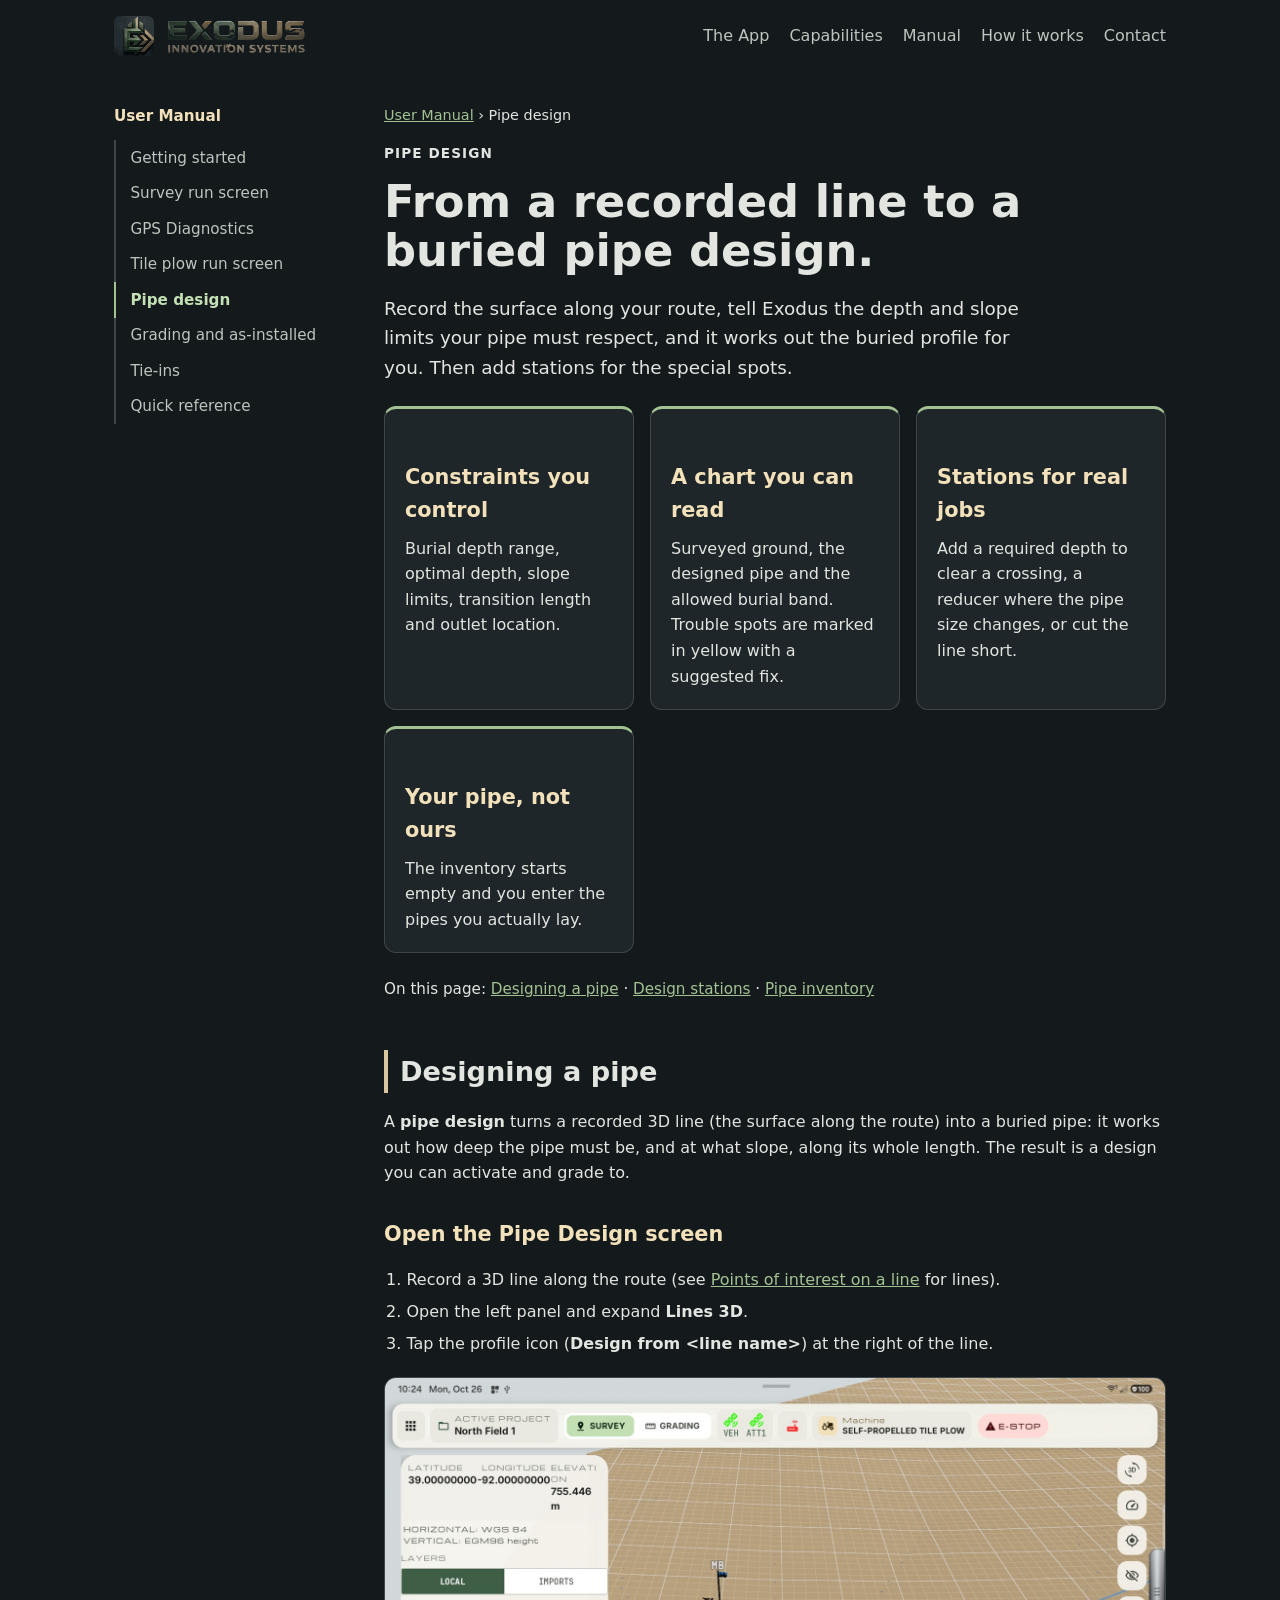
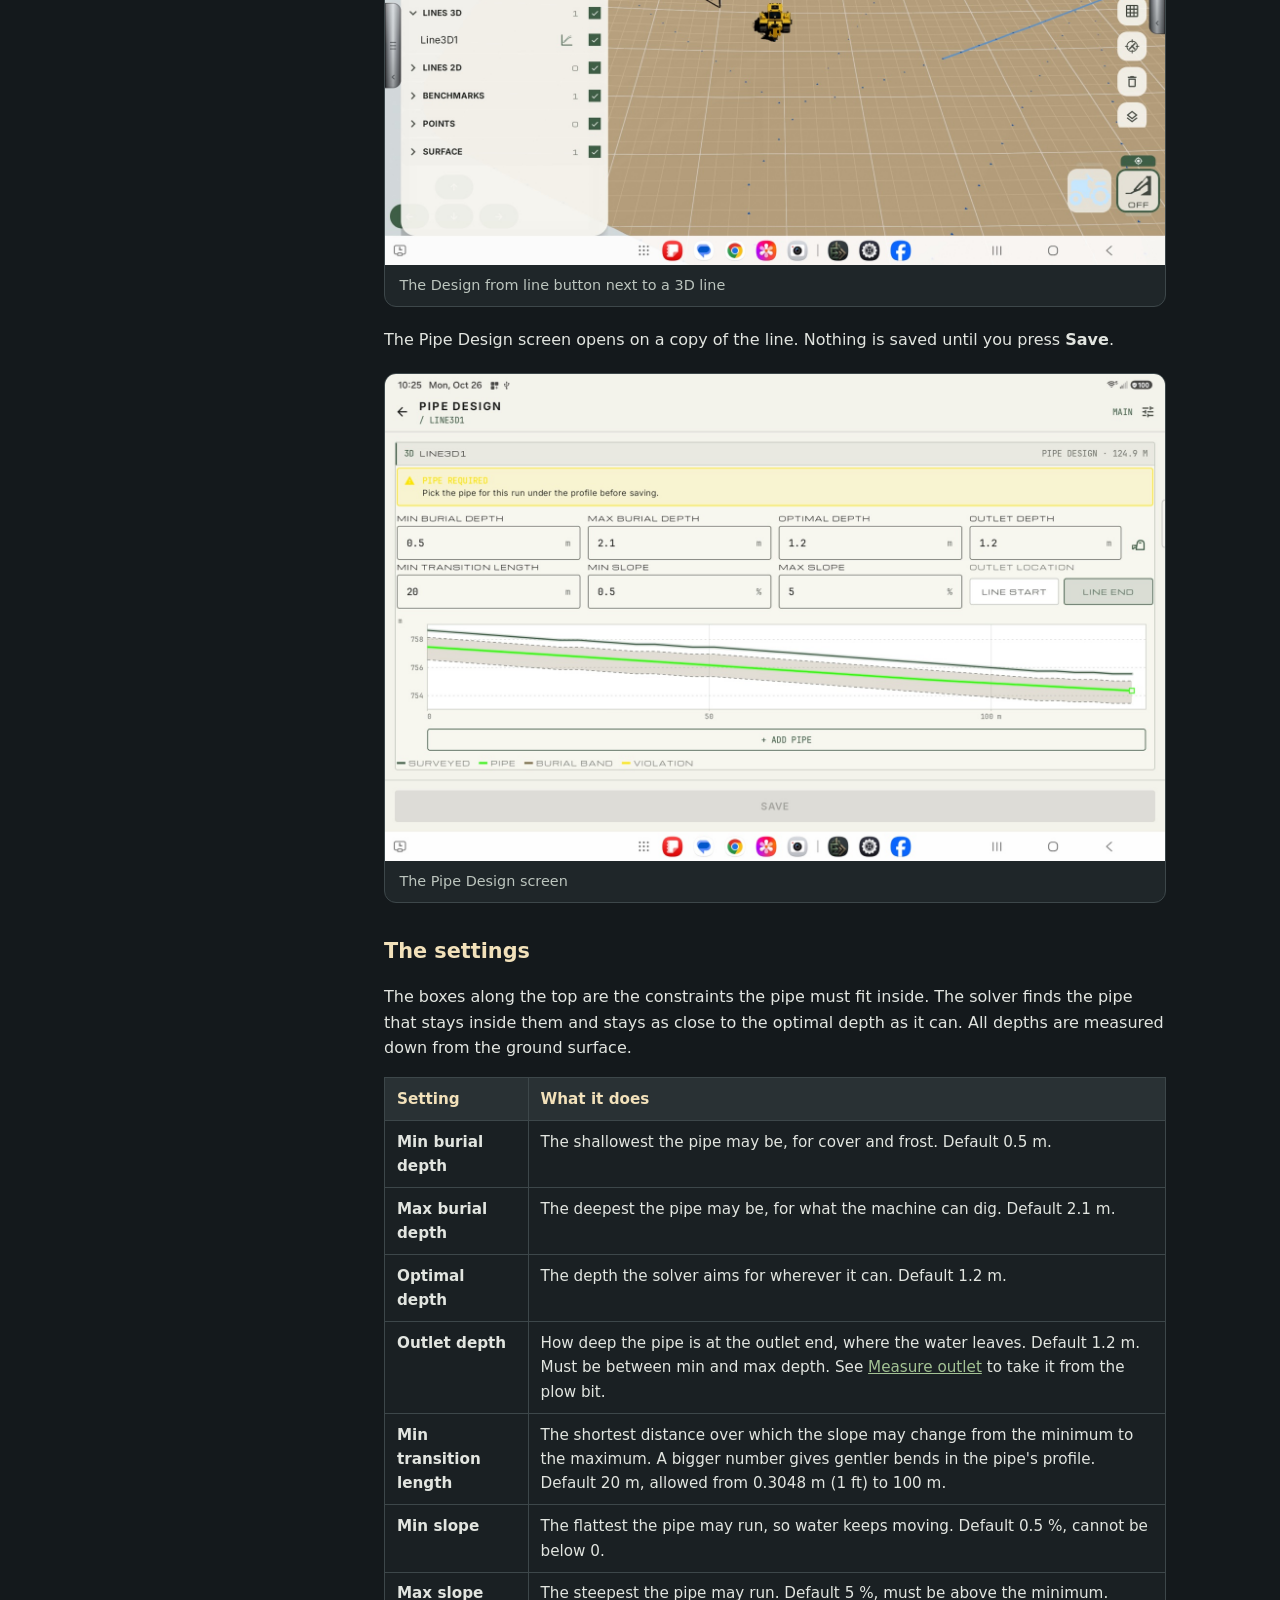
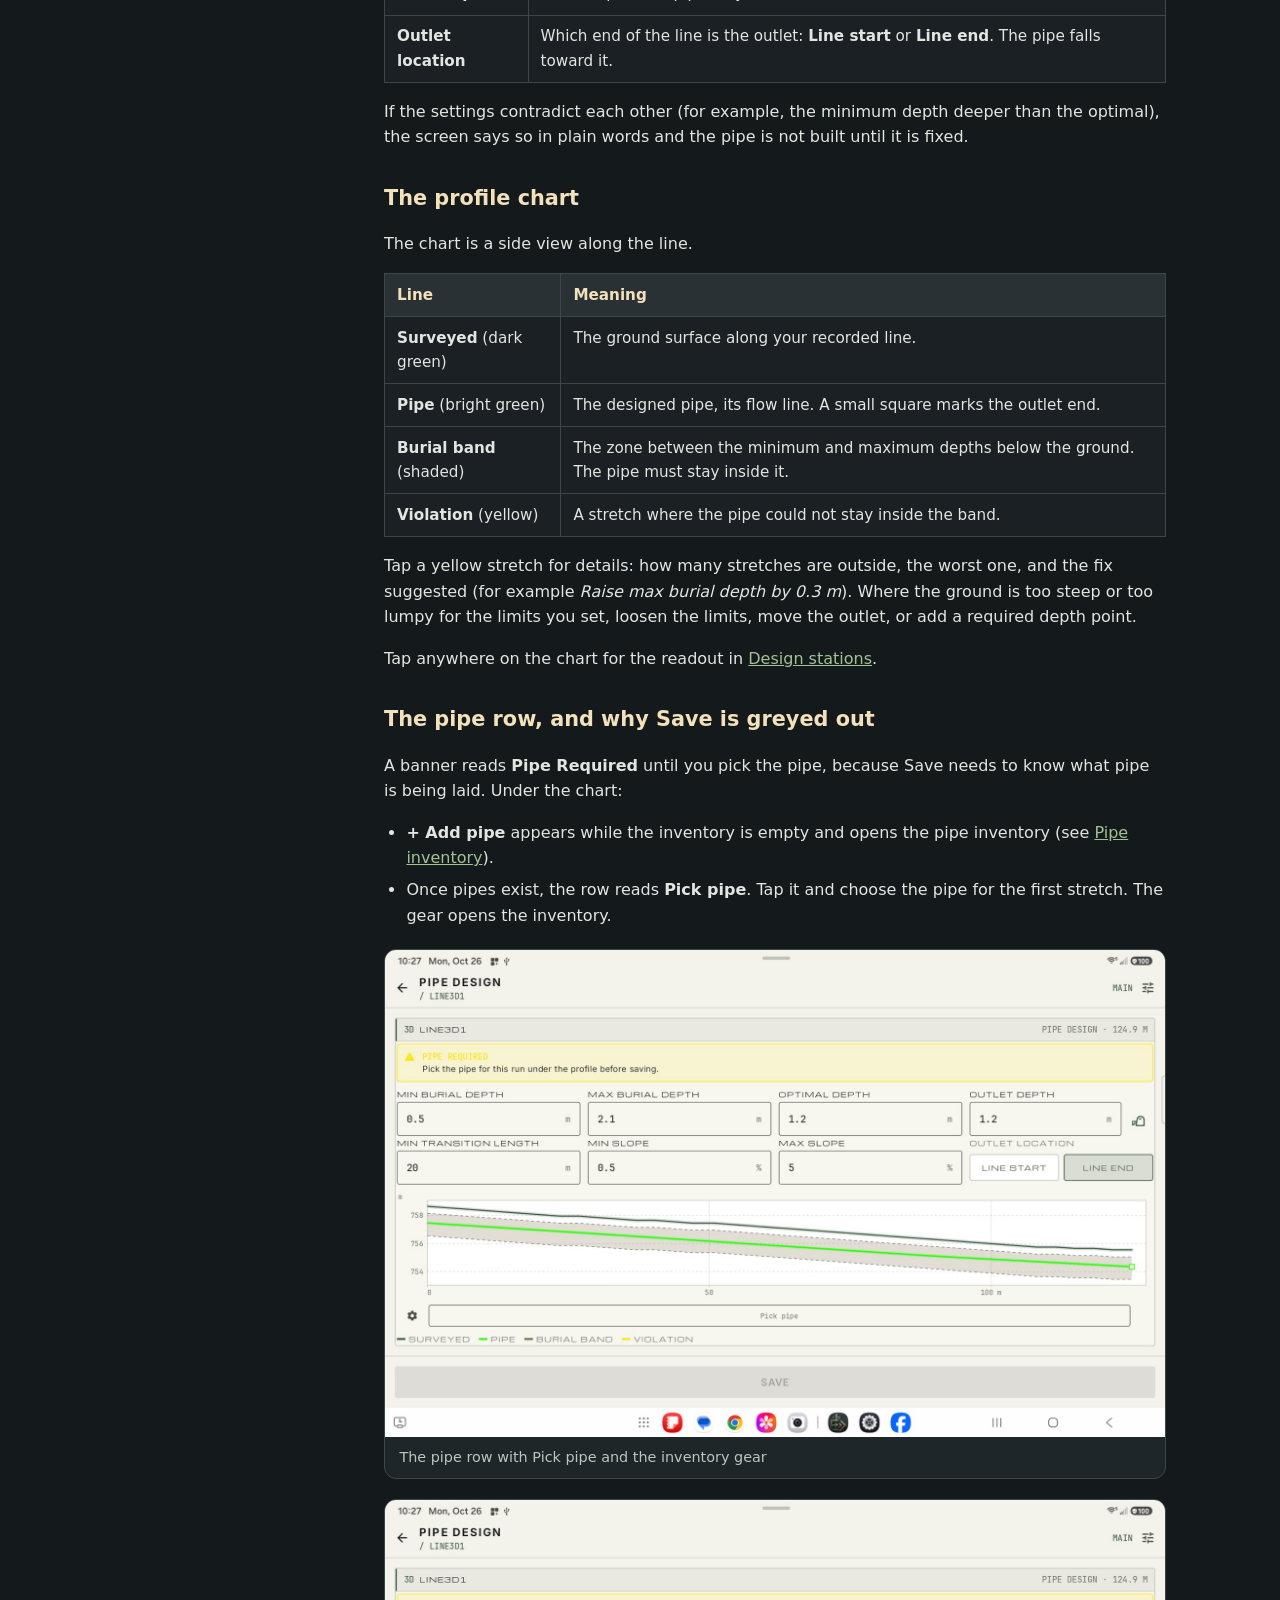
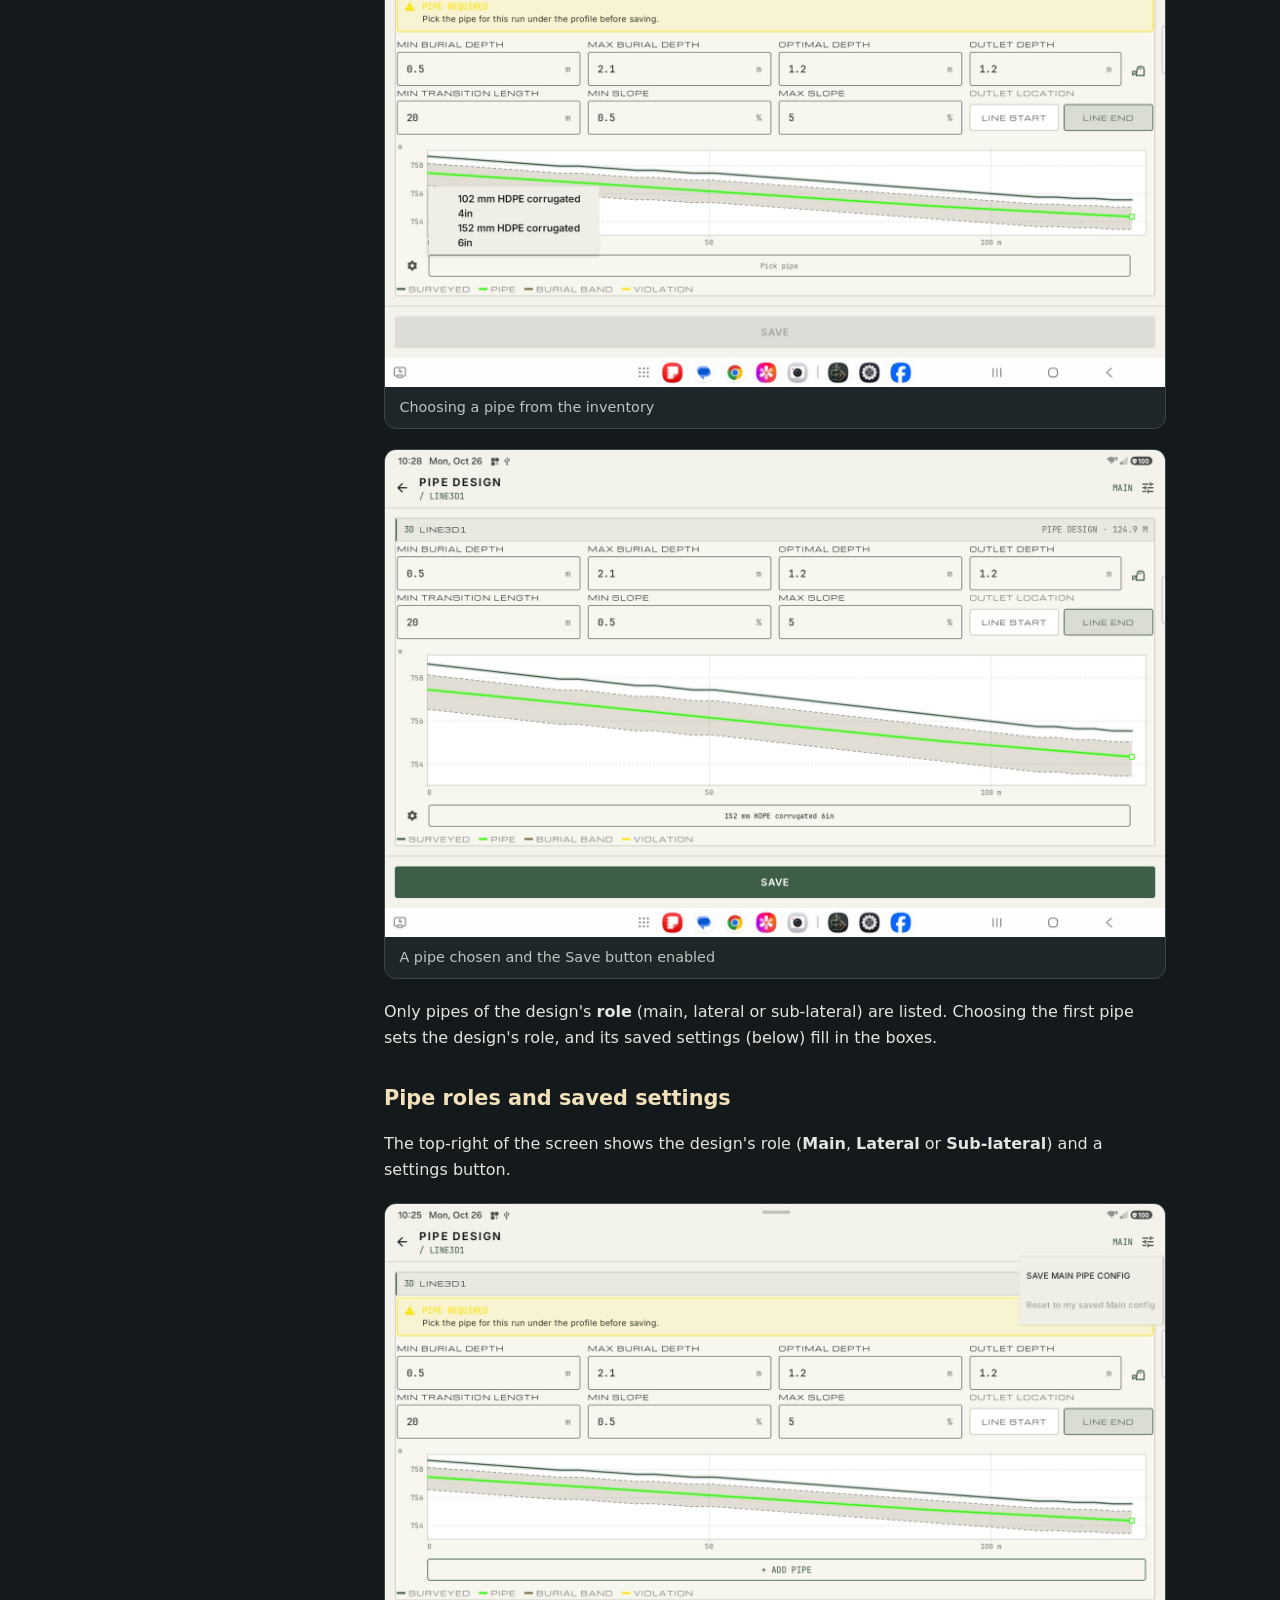
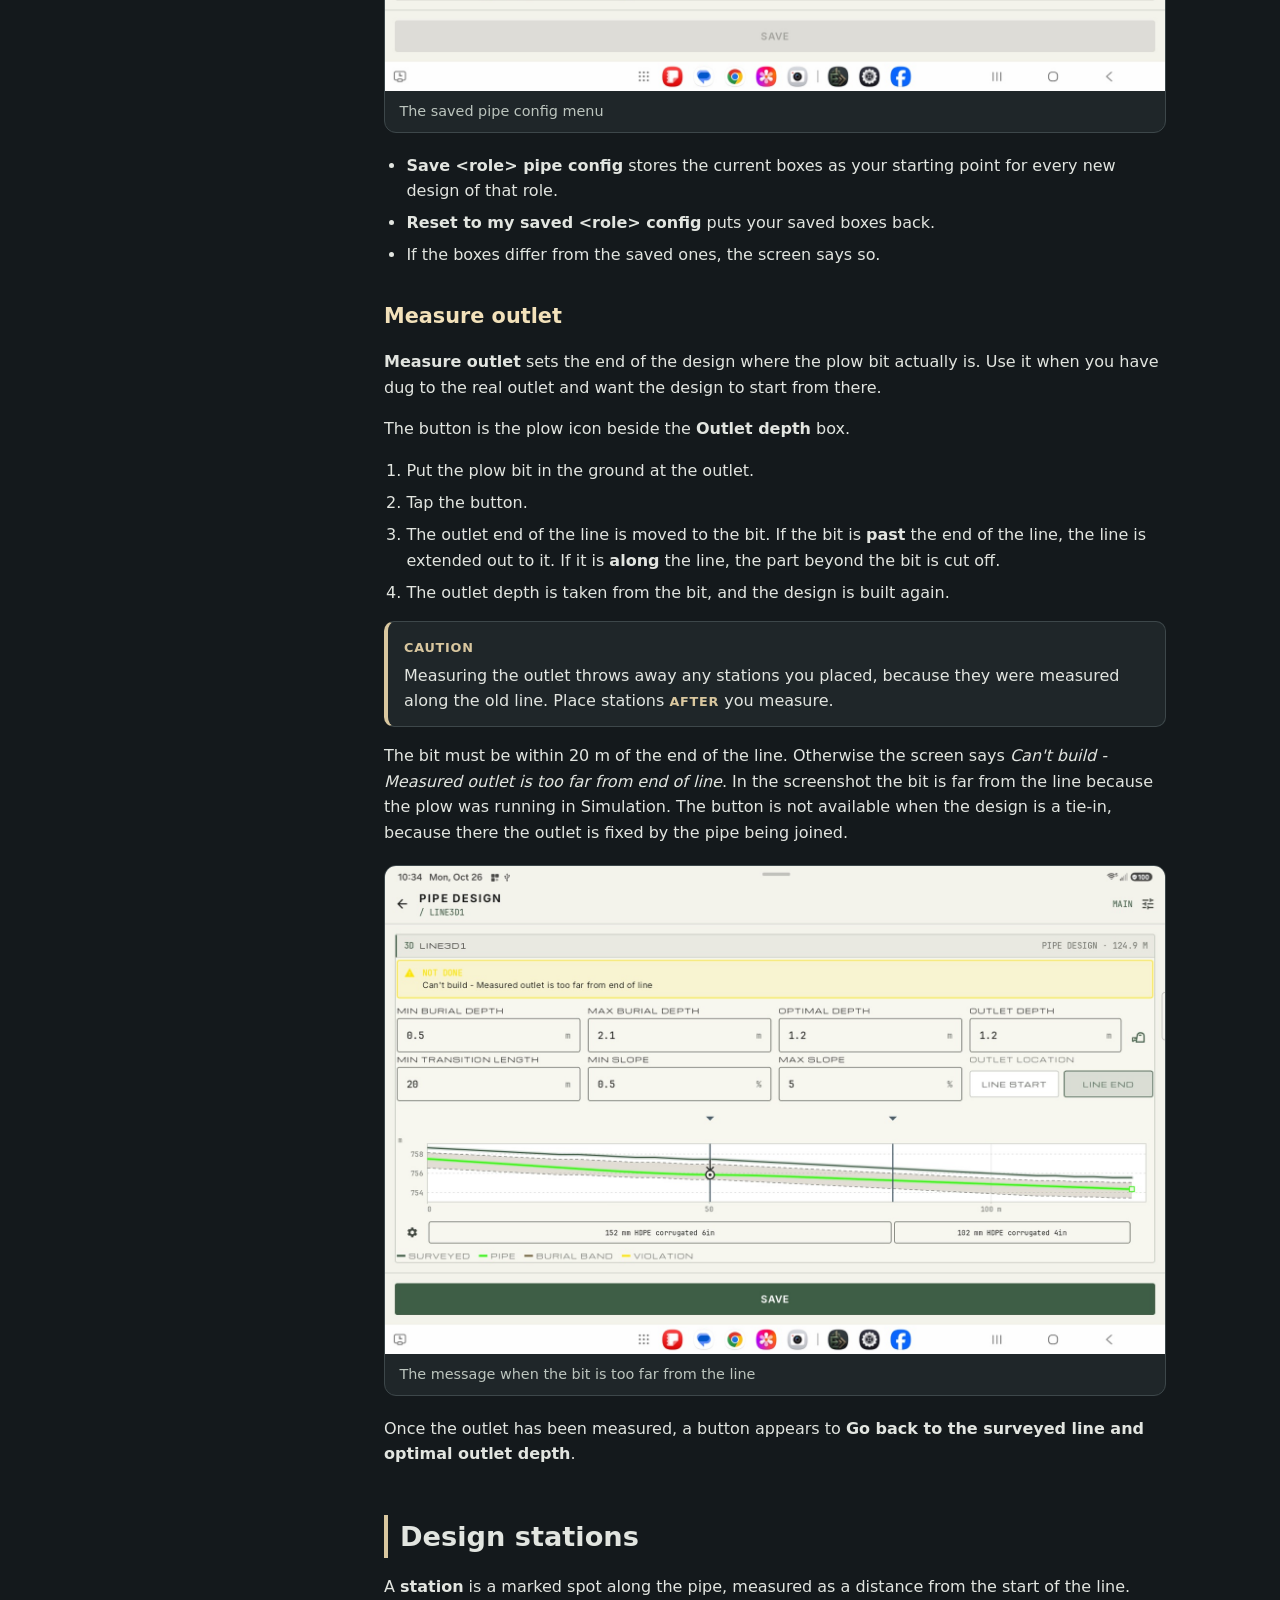
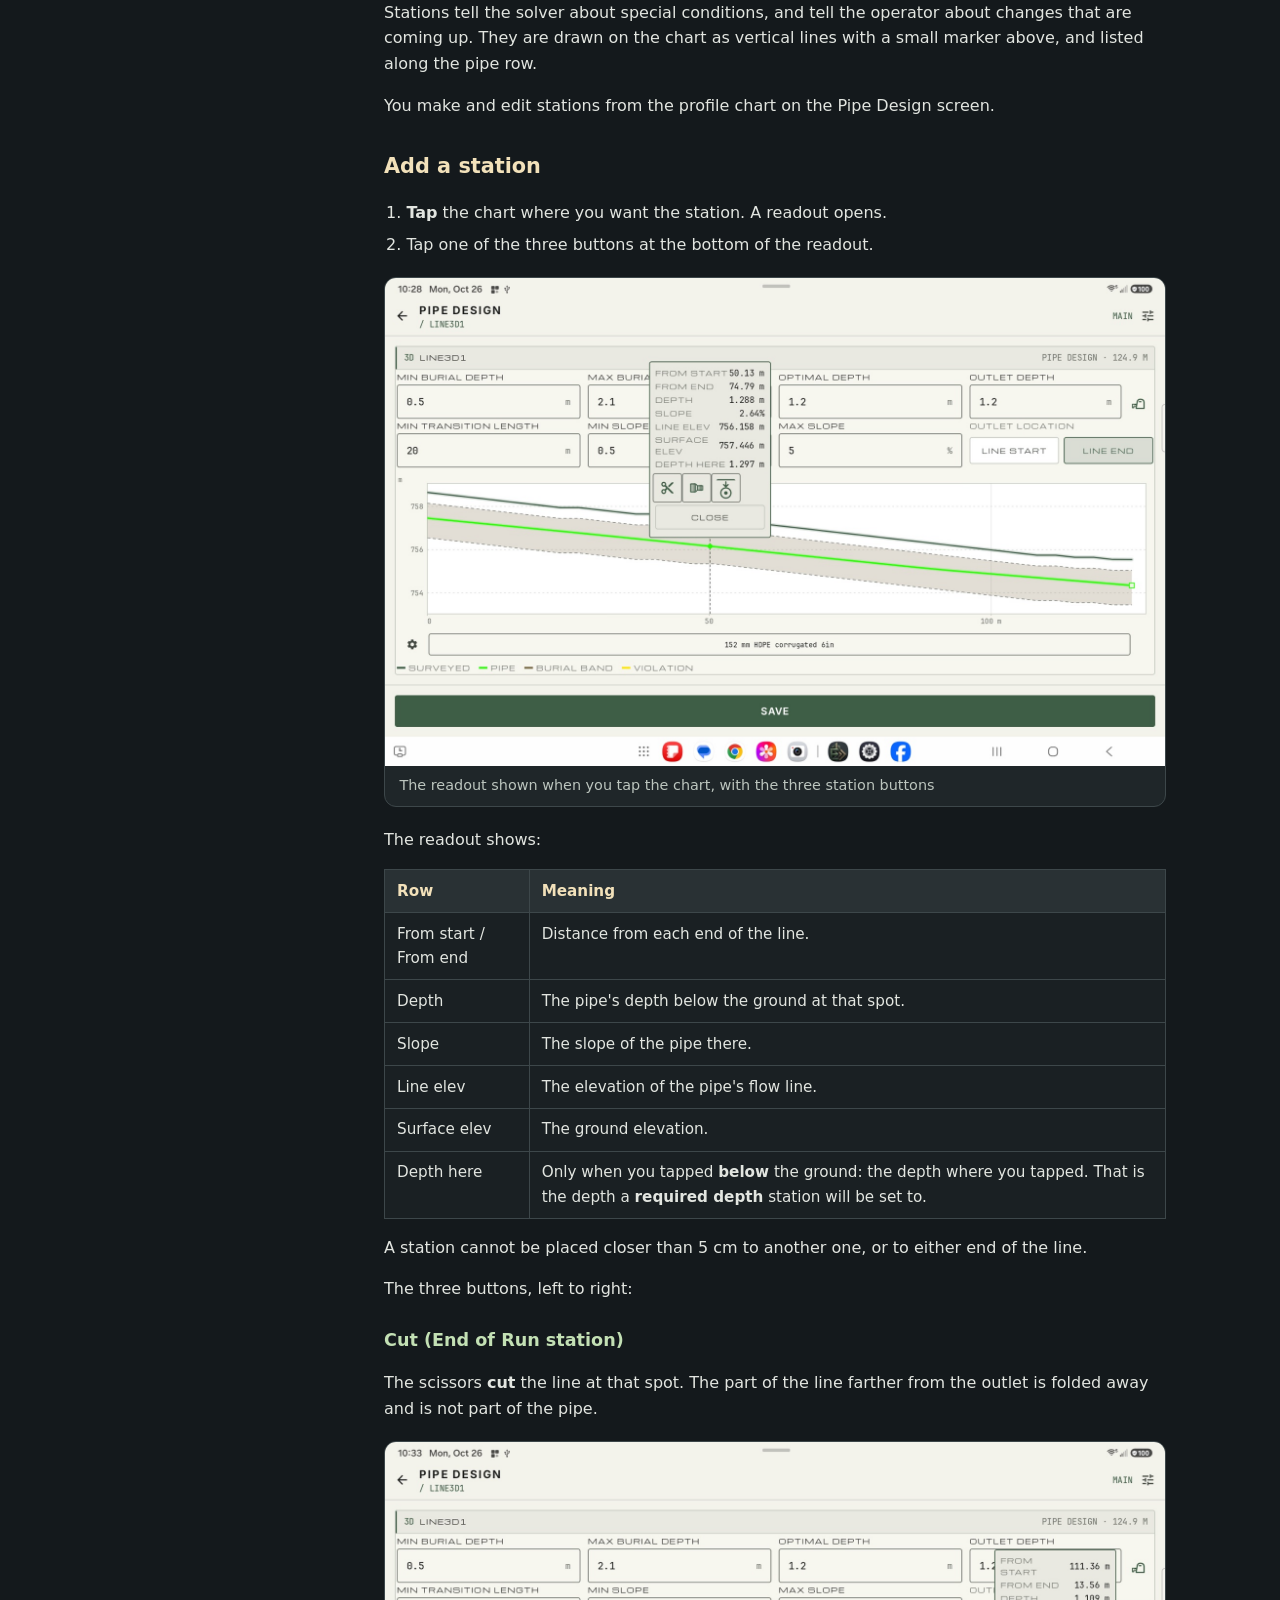
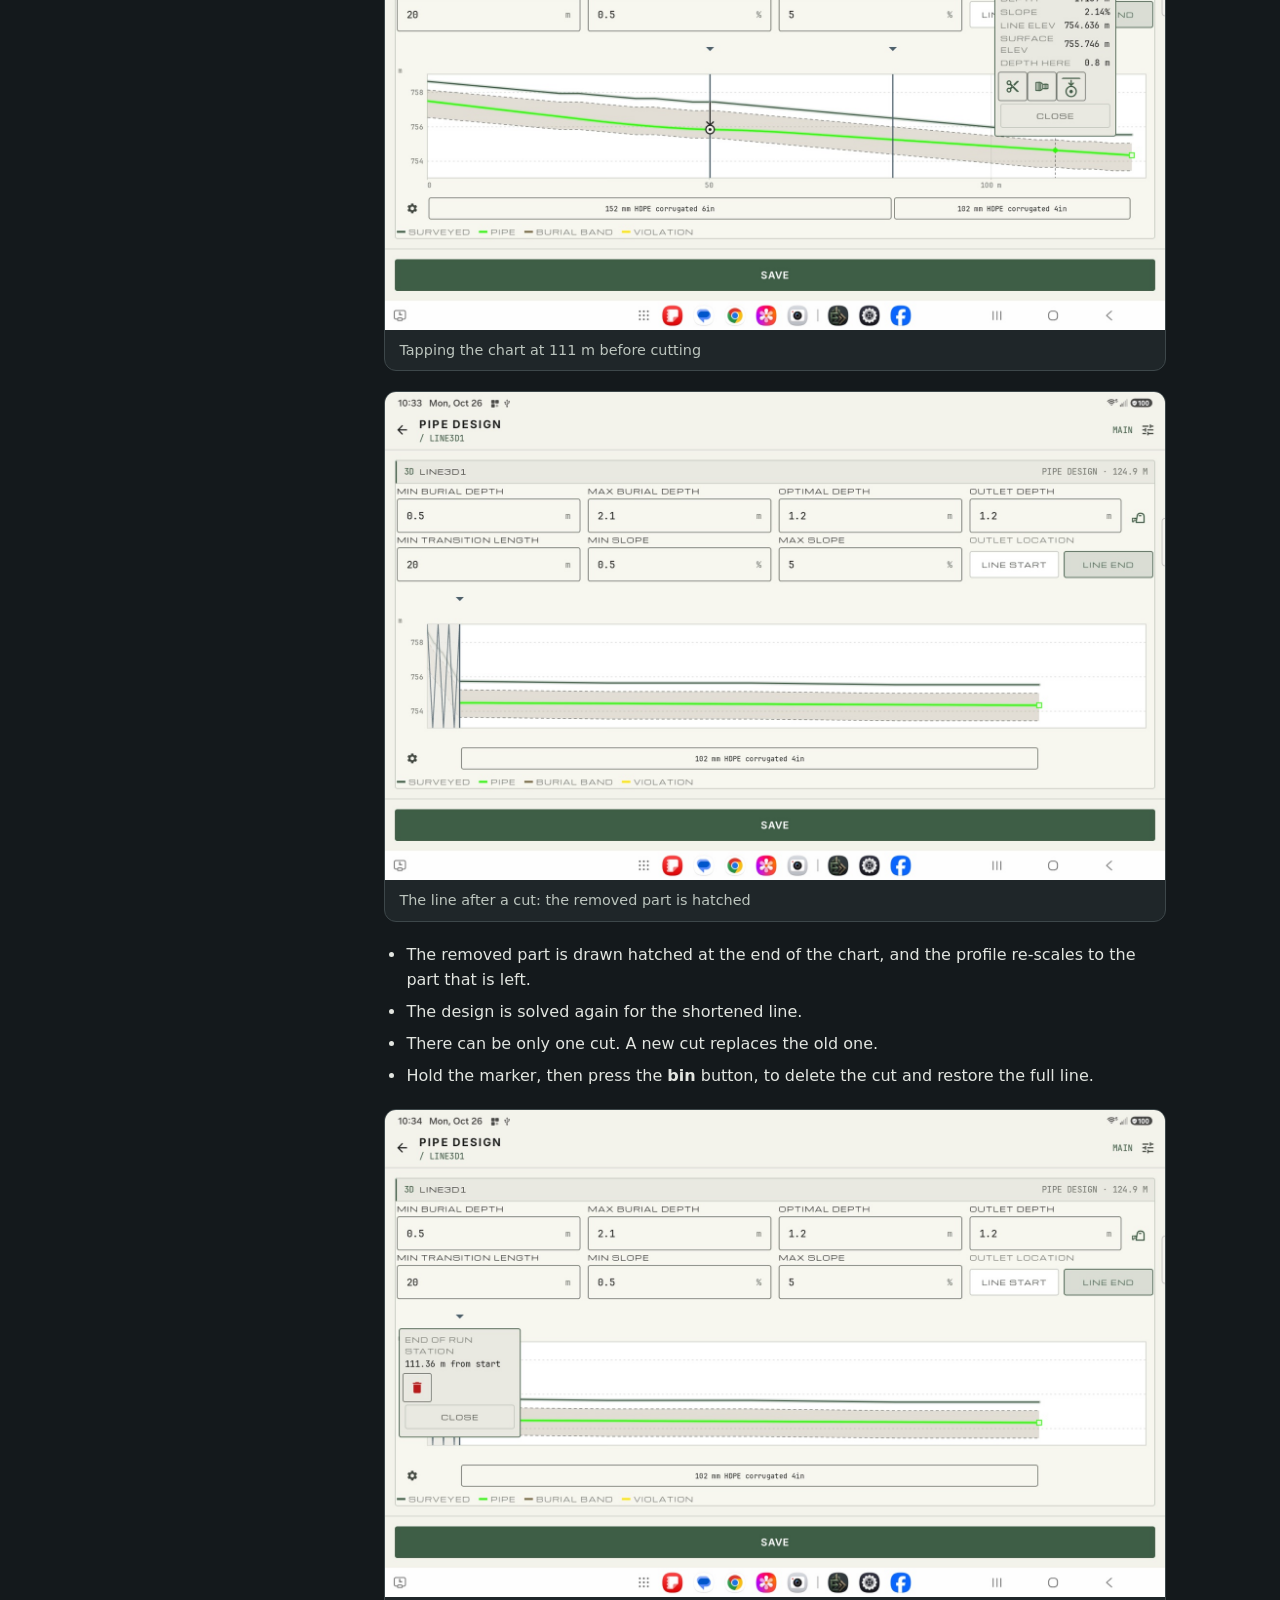
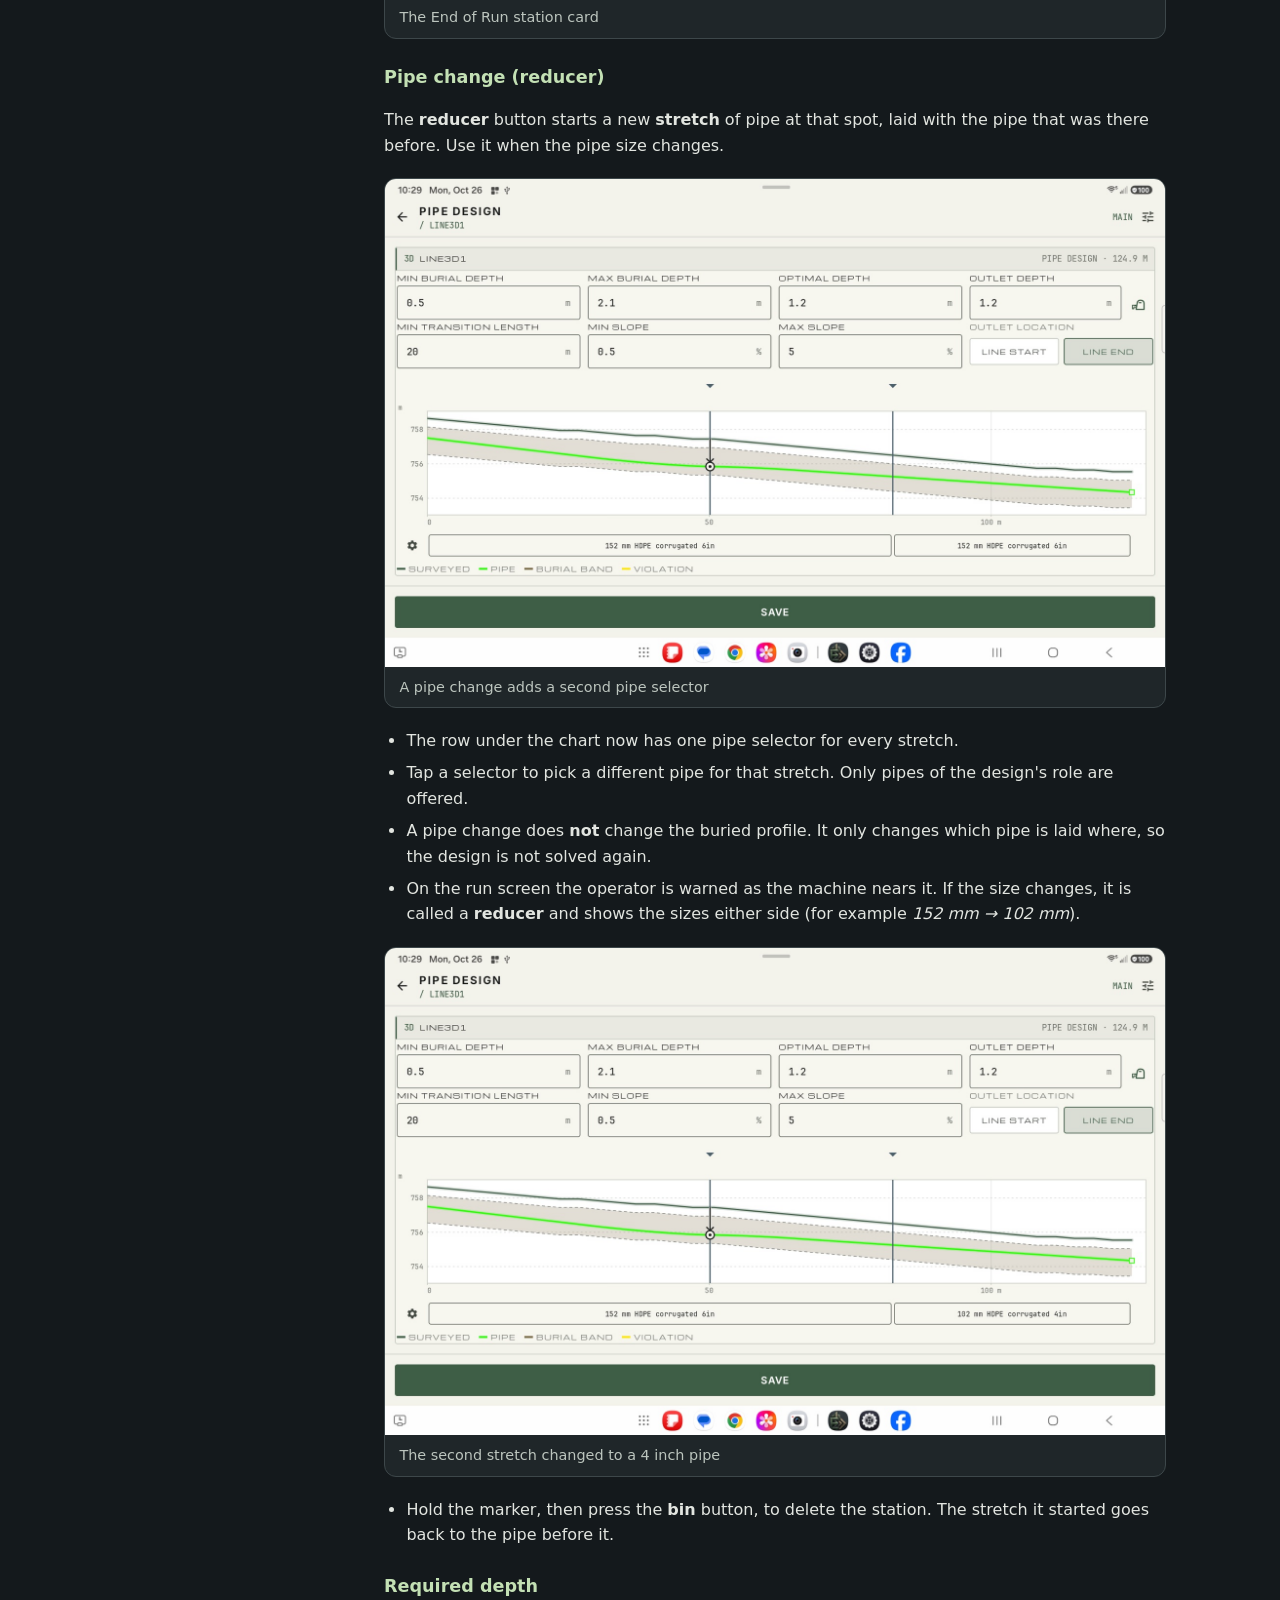
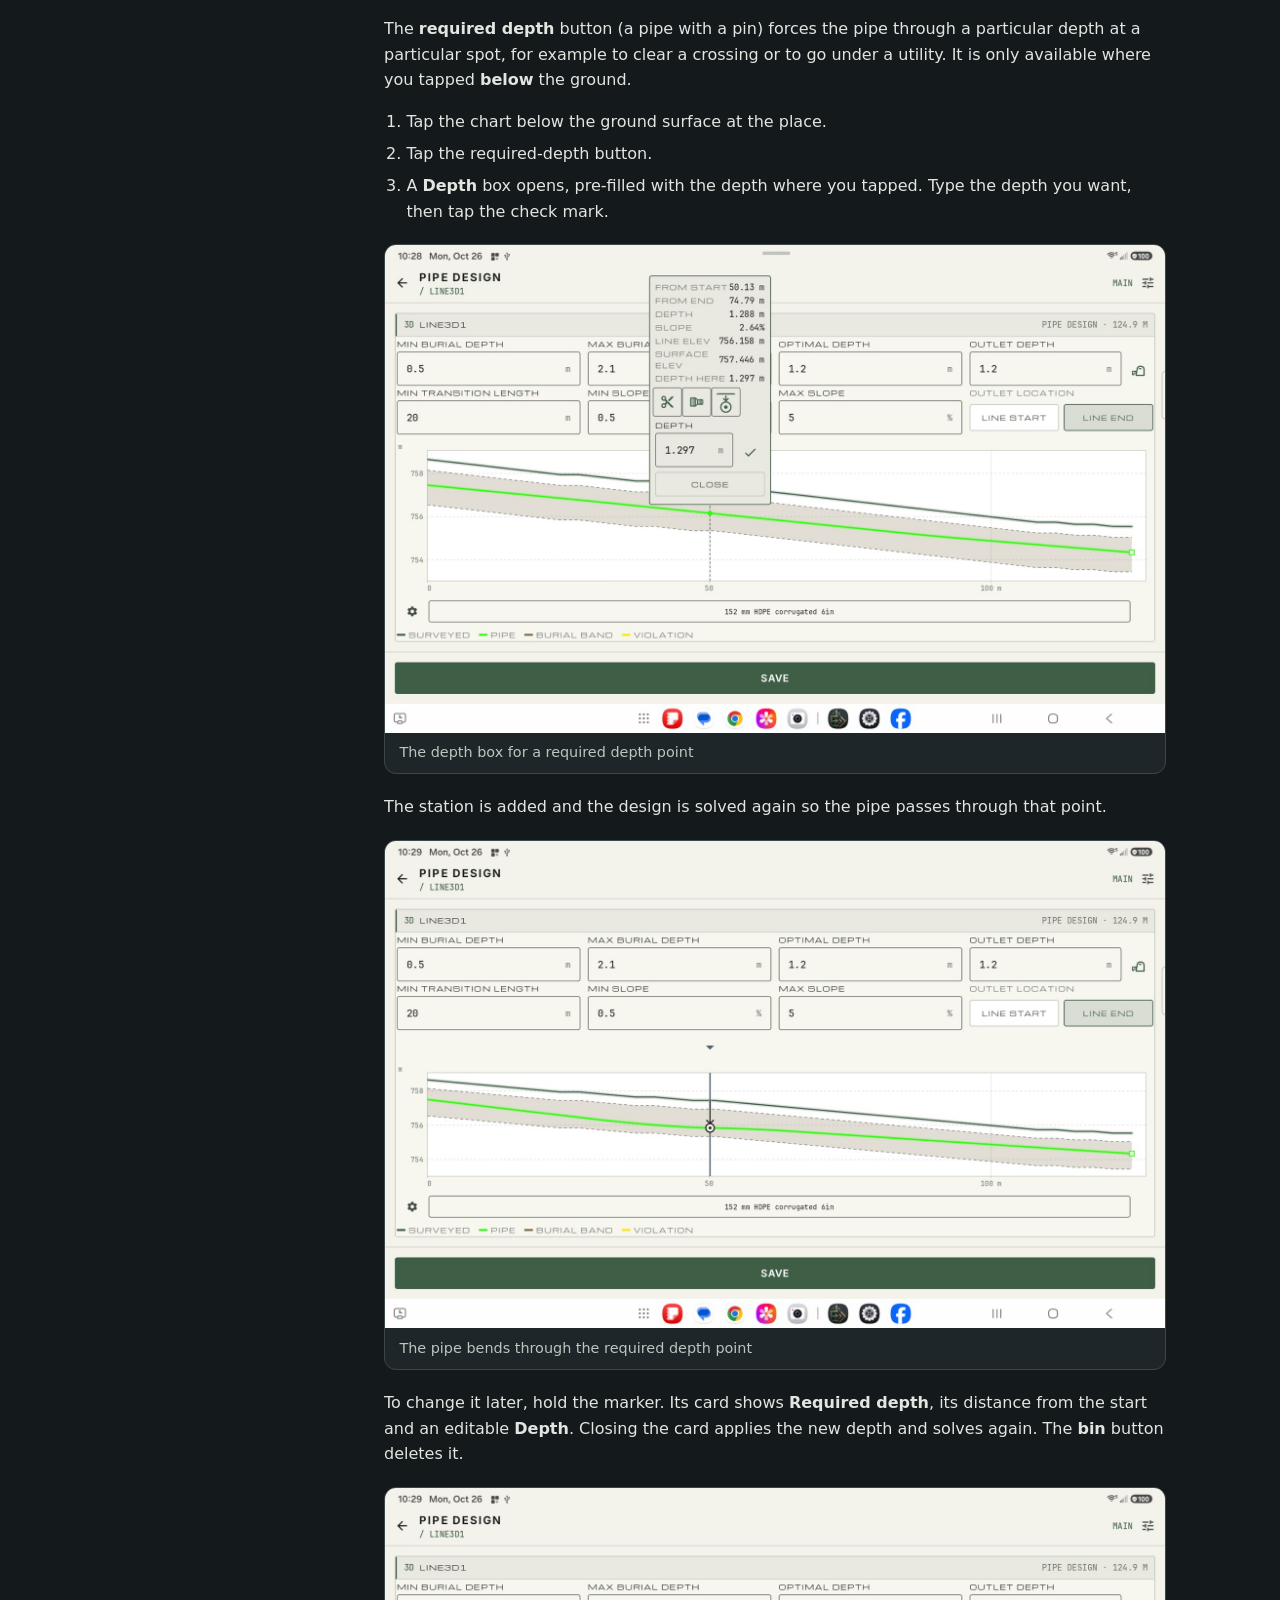
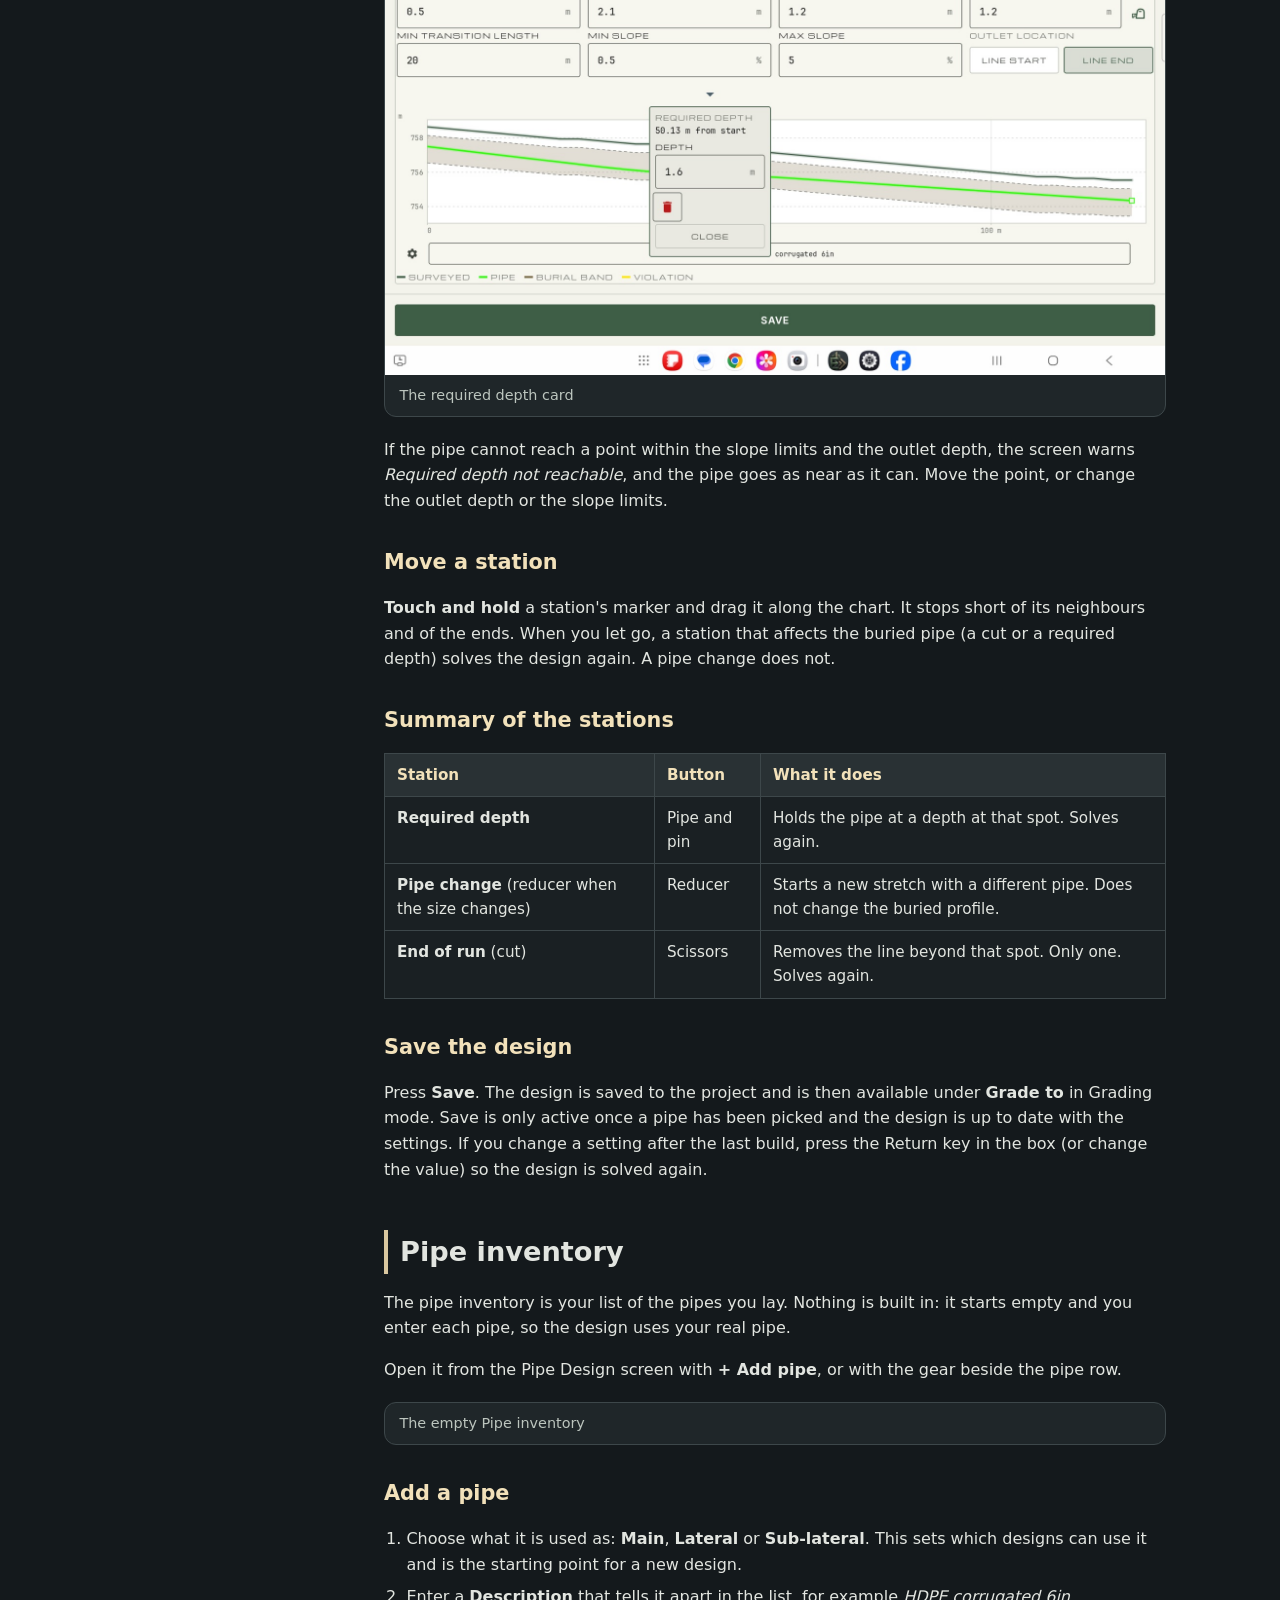
<file: manual/pipe-design.html>
<!doctype html>
<html lang="en">
<head>
  <meta charset="utf-8">
  <meta name="viewport" content="width=device-width, initial-scale=1">
  <title>Pipe design — Exodus User Manual</title>
  <meta name="description" content="Record the surface along your route, tell Exodus the depth and slope limits your pipe must respect, and it works out the buried profile for you. Then add stations for the special spots.">
  <meta name="theme-color" content="#14191C">
  <link rel="icon" type="image/png" href="../images/emblem.png">
  <link rel="stylesheet" href="../styles.css">
</head>
<body>
  <header class="nav">
    <a class="brand" href="../index.html"><img src="../images/emblem.png" alt="" width="40" height="40"><img class="wordmark" src="../images/brand-label.png" alt="Exodus Innovation Systems" height="36"></a>
    <nav>
      <a href="../index.html#app">The App</a>
      <a href="../index.html#capabilities">Capabilities</a>
      <a href="index.html">Manual</a>
      <a href="../index.html#how">How it works</a>
      <a href="../index.html#contact">Contact</a>
    </nav>
  </header>

  <div class="doc-wrap">
    <nav class="doc-nav" aria-label="Manual chapters"><p class="doc-nav-title"><a href="index.html">User Manual</a></p><ol><li><a href="getting-started.html">Getting started</a></li><li><a href="survey.html">Survey run screen</a></li><li><a href="gps-diagnostics.html">GPS Diagnostics</a></li><li><a href="tile-plow.html">Tile plow run screen</a></li><li class="on"><a href="pipe-design.html">Pipe design</a></li><li><a href="grading.html">Grading and as-installed</a></li><li><a href="tie-in.html">Tie-ins</a></li><li><a href="quick-reference.html">Quick reference</a></li></ol></nav>
    <main class="doc">
      <p class="crumb"><a href="index.html">User Manual</a> &rsaquo; Pipe design</p>
      <p class="eyebrow">Pipe design</p>
      <h1 class="doc-title">From a recorded line to a buried pipe design.</h1>
      <p class="lead">Record the surface along your route, tell Exodus the depth and slope limits your pipe must respect, and it works out the buried profile for you. Then add stations for the special spots.</p>
      <div class="cards highlights"><article><h3>Constraints you control</h3><p>Burial depth range, optimal depth, slope limits, transition length and outlet location.</p></article><article><h3>A chart you can read</h3><p>Surveyed ground, the designed pipe and the allowed burial band. Trouble spots are marked in yellow with a suggested fix.</p></article><article><h3>Stations for real jobs</h3><p>Add a required depth to clear a crossing, a reducer where the pipe size changes, or cut the line short.</p></article><article><h3>Your pipe, not ours</h3><p>The inventory starts empty and you enter the pipes you actually lay.</p></article></div>
      <p class="on-page">On this page: <a href="#pipe-design">Designing a pipe</a> · <a href="#design-stations">Design stations</a> · <a href="#pipe-inventory">Pipe inventory</a></p>
      <div class="chap" id="pipe-design"><h2>Designing a pipe</h2><p>A <strong>pipe design</strong> turns a recorded 3D line (the surface along the route) into a buried pipe: it works out how deep the pipe must be, and at what slope, along its whole length. The result is a design you can activate and grade to.</p>
<h3 id="open-the-pipe-design-screen">Open the Pipe Design screen</h3>
<ol><li>Record a 3D line along the route (see <a href="survey.html#points-of-interest-on-a-line" class="xref">Points of interest on a line</a> for lines).</li><li>Open the left panel and expand <strong>Lines 3D</strong>.</li><li>Tap the profile icon (<strong>Design from &lt;line name&gt;</strong>) at the right of the line.</li></ol>
<figure><img src="../images/manual/pipe-design/103-plow-lines3d-design-button.jpg" alt="The Design from line button next to a 3D line" loading="lazy"><figcaption>The Design from line button next to a 3D line</figcaption></figure>
<p>The Pipe Design screen opens on a copy of the line. Nothing is saved until you press <strong>Save</strong>.</p>
<figure><img src="../images/manual/pipe-design/110-pipe-design-initial.jpg" alt="The Pipe Design screen" loading="lazy"><figcaption>The Pipe Design screen</figcaption></figure>
<h3 id="the-settings">The settings</h3>
<p>The boxes along the top are the constraints the pipe must fit inside. The solver finds the pipe that stays inside them and stays as close to the optimal depth as it can. All depths are measured down from the ground surface.</p>
<div class="tbl"><table><thead><tr><th>Setting</th><th>What it does</th></tr></thead><tbody><tr><td><strong>Min burial depth</strong></td><td>The shallowest the pipe may be, for cover and frost. Default 0.5 m.</td></tr><tr><td><strong>Max burial depth</strong></td><td>The deepest the pipe may be, for what the machine can dig. Default 2.1 m.</td></tr><tr><td><strong>Optimal depth</strong></td><td>The depth the solver aims for wherever it can. Default 1.2 m.</td></tr><tr><td><strong>Outlet depth</strong></td><td>How deep the pipe is at the outlet end, where the water leaves. Default 1.2 m. Must be between min and max depth. See <a href="pipe-design.html#measure-outlet" class="xref">Measure outlet</a> to take it from the plow bit.</td></tr><tr><td><strong>Min transition length</strong></td><td>The shortest distance over which the slope may change from the minimum to the maximum. A bigger number gives gentler bends in the pipe's profile. Default 20 m, allowed from 0.3048 m (1 ft) to 100 m.</td></tr><tr><td><strong>Min slope</strong></td><td>The flattest the pipe may run, so water keeps moving. Default 0.5 %, cannot be below 0.</td></tr><tr><td><strong>Max slope</strong></td><td>The steepest the pipe may run. Default 5 %, must be above the minimum.</td></tr><tr><td><strong>Outlet location</strong></td><td>Which end of the line is the outlet: <strong>Line start</strong> or <strong>Line end</strong>. The pipe falls toward it.</td></tr></tbody></table></div>
<p>If the settings contradict each other (for example, the minimum depth deeper than the optimal), the screen says so in plain words and the pipe is not built until it is fixed.</p>
<h3 id="the-profile-chart">The profile chart</h3>
<p>The chart is a side view along the line.</p>
<div class="tbl"><table><thead><tr><th>Line</th><th>Meaning</th></tr></thead><tbody><tr><td><strong>Surveyed</strong> (dark green)</td><td>The ground surface along your recorded line.</td></tr><tr><td><strong>Pipe</strong> (bright green)</td><td>The designed pipe, its flow line. A small square marks the outlet end.</td></tr><tr><td><strong>Burial band</strong> (shaded)</td><td>The zone between the minimum and maximum depths below the ground. The pipe must stay inside it.</td></tr><tr><td><strong>Violation</strong> (yellow)</td><td>A stretch where the pipe could not stay inside the band.</td></tr></tbody></table></div>
<p>Tap a yellow stretch for details: how many stretches are outside, the worst one, and the fix suggested (for example <em>Raise max burial depth by 0.3 m</em>). Where the ground is too steep or too lumpy for the limits you set, loosen the limits, move the outlet, or add a required depth point.</p>
<p>Tap anywhere on the chart for the readout in <a href="pipe-design.html#design-stations" class="xref">Design stations</a>.</p>
<h3 id="the-pipe-row-and-why-save-is-greyed-out">The pipe row, and why Save is greyed out</h3>
<p>A banner reads <strong>Pipe Required</strong> until you pick the pipe, because Save needs to know what pipe is being laid. Under the chart:</p>
<ul><li><strong>+ Add pipe</strong> appears while the inventory is empty and opens the pipe inventory (see <a href="pipe-design.html#pipe-inventory" class="xref">Pipe inventory</a>).</li><li>Once pipes exist, the row reads <strong>Pick pipe</strong>. Tap it and choose the pipe for the first stretch. The gear opens the inventory.</li></ul>
<figure><img src="../images/manual/pipe-design/120-pipe-design-pipe-picker.jpg" alt="The pipe row with Pick pipe and the inventory gear" loading="lazy"><figcaption>The pipe row with Pick pipe and the inventory gear</figcaption></figure>
<figure><img src="../images/manual/pipe-design/121-pipe-picker-menu.jpg" alt="Choosing a pipe from the inventory" loading="lazy"><figcaption>Choosing a pipe from the inventory</figcaption></figure>
<figure><img src="../images/manual/pipe-design/122-pipe-design-pipe-chosen.jpg" alt="A pipe chosen and the Save button enabled" loading="lazy"><figcaption>A pipe chosen and the Save button enabled</figcaption></figure>
<p>Only pipes of the design's <strong>role</strong> (main, lateral or sub-lateral) are listed. Choosing the first pipe sets the design's role, and its saved settings (below) fill in the boxes.</p>
<h3 id="pipe-roles-and-saved-settings">Pipe roles and saved settings</h3>
<p>The top-right of the screen shows the design's role (<strong>Main</strong>, <strong>Lateral</strong> or <strong>Sub-lateral</strong>) and a settings button.</p>
<figure><img src="../images/manual/pipe-design/111-pipe-design-preset-menu.jpg" alt="The saved pipe config menu" loading="lazy"><figcaption>The saved pipe config menu</figcaption></figure>
<ul><li><strong>Save &lt;role&gt; pipe config</strong> stores the current boxes as your starting point for every new design of that role.</li><li><strong>Reset to my saved &lt;role&gt; config</strong> puts your saved boxes back.</li><li>If the boxes differ from the saved ones, the screen says so.</li></ul>
<a id="measure-outlet"></a>
<h3 id="measure-outlet">Measure outlet</h3>
<p><strong>Measure outlet</strong> sets the end of the design where the plow bit actually is. Use it when you have dug to the real outlet and want the design to start from there.</p>
<p>The button is the plow icon beside the <strong>Outlet depth</strong> box.</p>
<ol><li>Put the plow bit in the ground at the outlet.</li><li>Tap the button.</li><li>The outlet end of the line is moved to the bit. If the bit is <strong>past</strong> the end of the line, the line is extended out to it. If it is <strong>along</strong> the line, the part beyond the bit is cut off.</li><li>The outlet depth is taken from the bit, and the design is built again.</li></ol>
<div class="adm caution"><strong>Caution</strong><p>Measuring the outlet throws away any stations you placed, because they were measured along the old line. Place stations <strong>after</strong> you measure.</p></div>
<p>The bit must be within 20 m of the end of the line. Otherwise the screen says <em>Can't build - Measured outlet is too far from end of line</em>. In the screenshot the bit is far from the line because the plow was running in Simulation. The button is not available when the design is a tie-in, because there the outlet is fixed by the pipe being joined.</p>
<figure><img src="../images/manual/pipe-design/134-measure-outlet-result.jpg" alt="The message when the bit is too far from the line" loading="lazy"><figcaption>The message when the bit is too far from the line</figcaption></figure>
<p>Once the outlet has been measured, a button appears to <strong>Go back to the surveyed line and optimal outlet depth</strong>.</p></div>
<div class="chap" id="design-stations"><h2>Design stations</h2><p>A <strong>station</strong> is a marked spot along the pipe, measured as a distance from the start of the line. Stations tell the solver about special conditions, and tell the operator about changes that are coming up. They are drawn on the chart as vertical lines with a small marker above, and listed along the pipe row.</p>
<p>You make and edit stations from the profile chart on the Pipe Design screen.</p>
<h3 id="add-a-station">Add a station</h3>
<ol><li><strong>Tap</strong> the chart where you want the station. A readout opens.</li><li>Tap one of the three buttons at the bottom of the readout.</li></ol>
<figure><img src="../images/manual/pipe-design/123-station-popup.jpg" alt="The readout shown when you tap the chart, with the three station buttons" loading="lazy"><figcaption>The readout shown when you tap the chart, with the three station buttons</figcaption></figure>
<p>The readout shows:</p>
<div class="tbl"><table><thead><tr><th>Row</th><th>Meaning</th></tr></thead><tbody><tr><td>From start / From end</td><td>Distance from each end of the line.</td></tr><tr><td>Depth</td><td>The pipe's depth below the ground at that spot.</td></tr><tr><td>Slope</td><td>The slope of the pipe there.</td></tr><tr><td>Line elev</td><td>The elevation of the pipe's flow line.</td></tr><tr><td>Surface elev</td><td>The ground elevation.</td></tr><tr><td>Depth here</td><td>Only when you tapped <strong>below</strong> the ground: the depth where you tapped. That is the depth a <strong>required depth</strong> station will be set to.</td></tr></tbody></table></div>
<p>A station cannot be placed closer than 5 cm to another one, or to either end of the line.</p>
<p>The three buttons, left to right:</p>
<h4 id="cut-end-of-run-station">Cut (End of Run station)</h4>
<p>The scissors <strong>cut</strong> the line at that spot. The part of the line farther from the outlet is folded away and is not part of the pipe.</p>
<figure><img src="../images/manual/pipe-design/129-cut-popup.jpg" alt="Tapping the chart at 111 m before cutting" loading="lazy"><figcaption>Tapping the chart at 111 m before cutting</figcaption></figure>
<figure><img src="../images/manual/pipe-design/130-cut-line-added.jpg" alt="The line after a cut: the removed part is hatched" loading="lazy"><figcaption>The line after a cut: the removed part is hatched</figcaption></figure>
<ul><li>The removed part is drawn hatched at the end of the chart, and the profile re-scales to the part that is left.</li><li>The design is solved again for the shortened line.</li><li>There can be only one cut. A new cut replaces the old one.</li><li>Hold the marker, then press the <strong>bin</strong> button, to delete the cut and restore the full line.</li></ul>
<figure><img src="../images/manual/pipe-design/131-cut-station-card.jpg" alt="The End of Run station card" loading="lazy"><figcaption>The End of Run station card</figcaption></figure>
<h4 id="pipe-change-reducer">Pipe change (reducer)</h4>
<p>The <strong>reducer</strong> button starts a new <strong>stretch</strong> of pipe at that spot, laid with the pipe that was there before. Use it when the pipe size changes.</p>
<figure><img src="../images/manual/pipe-design/127-reducer-added.jpg" alt="A pipe change adds a second pipe selector" loading="lazy"><figcaption>A pipe change adds a second pipe selector</figcaption></figure>
<ul><li>The row under the chart now has one pipe selector for every stretch.</li><li>Tap a selector to pick a different pipe for that stretch. Only pipes of the design's role are offered.</li><li>A pipe change does <strong>not</strong> change the buried profile. It only changes which pipe is laid where, so the design is not solved again.</li><li>On the run screen the operator is warned as the machine nears it. If the size changes, it is called a <strong>reducer</strong> and shows the sizes either side (for example <em>152 mm → 102 mm</em>).</li></ul>
<figure><img src="../images/manual/pipe-design/128-reducer-two-pipes.jpg" alt="The second stretch changed to a 4 inch pipe" loading="lazy"><figcaption>The second stretch changed to a 4 inch pipe</figcaption></figure>
<ul><li>Hold the marker, then press the <strong>bin</strong> button, to delete the station. The stretch it started goes back to the pipe before it.</li></ul>
<h4 id="required-depth">Required depth</h4>
<p>The <strong>required depth</strong> button (a pipe with a pin) forces the pipe through a particular depth at a particular spot, for example to clear a crossing or to go under a utility. It is only available where you tapped <strong>below</strong> the ground.</p>
<ol><li>Tap the chart below the ground surface at the place.</li><li>Tap the required-depth button.</li><li>A <strong>Depth</strong> box opens, pre-filled with the depth where you tapped. Type the depth you want, then tap the check mark.</li></ol>
<figure><img src="../images/manual/pipe-design/124-required-depth-draft.jpg" alt="The depth box for a required depth point" loading="lazy"><figcaption>The depth box for a required depth point</figcaption></figure>
<p>The station is added and the design is solved again so the pipe passes through that point.</p>
<figure><img src="../images/manual/pipe-design/125-required-depth-added.jpg" alt="The pipe bends through the required depth point" loading="lazy"><figcaption>The pipe bends through the required depth point</figcaption></figure>
<p>To change it later, hold the marker. Its card shows <strong>Required depth</strong>, its distance from the start and an editable <strong>Depth</strong>. Closing the card applies the new depth and solves again. The <strong>bin</strong> button deletes it.</p>
<figure><img src="../images/manual/pipe-design/126-station-info-card.jpg" alt="The required depth card" loading="lazy"><figcaption>The required depth card</figcaption></figure>
<p>If the pipe cannot reach a point within the slope limits and the outlet depth, the screen warns <em>Required depth not reachable</em>, and the pipe goes as near as it can. Move the point, or change the outlet depth or the slope limits.</p>
<h3 id="move-a-station">Move a station</h3>
<p><strong>Touch and hold</strong> a station's marker and drag it along the chart. It stops short of its neighbours and of the ends. When you let go, a station that affects the buried pipe (a cut or a required depth) solves the design again. A pipe change does not.</p>
<h3 id="summary-of-the-stations">Summary of the stations</h3>
<div class="tbl"><table><thead><tr><th>Station</th><th>Button</th><th>What it does</th></tr></thead><tbody><tr><td><strong>Required depth</strong></td><td>Pipe and pin</td><td>Holds the pipe at a depth at that spot. Solves again.</td></tr><tr><td><strong>Pipe change</strong> (reducer when the size changes)</td><td>Reducer</td><td>Starts a new stretch with a different pipe. Does not change the buried profile.</td></tr><tr><td><strong>End of run</strong> (cut)</td><td>Scissors</td><td>Removes the line beyond that spot. Only one. Solves again.</td></tr></tbody></table></div>
<a id="design-saving"></a>
<h3 id="design-saving">Save the design</h3>
<p>Press <strong>Save</strong>. The design is saved to the project and is then available under <strong>Grade to</strong> in Grading mode. Save is only active once a pipe has been picked and the design is up to date with the settings. If you change a setting after the last build, press the Return key in the box (or change the value) so the design is solved again.</p></div>
<div class="chap" id="pipe-inventory"><h2>Pipe inventory</h2><p>The pipe inventory is your list of the pipes you lay. Nothing is built in: it starts empty and you enter each pipe, so the design uses your real pipe.</p>
<p>Open it from the Pipe Design screen with <strong>+ Add pipe</strong>, or with the gear beside the pipe row.</p>
<figure><img src="../images/manual/pipe-design/112-pipe-design-add-pipe.jpg" alt="The empty Pipe inventory" loading="lazy"><figcaption>The empty Pipe inventory</figcaption></figure>
<h3 id="add-a-pipe">Add a pipe</h3>
<ol><li>Choose what it is used as: <strong>Main</strong>, <strong>Lateral</strong> or <strong>Sub-lateral</strong>. This sets which designs can use it and is the starting point for a new design.</li><li>Enter a <strong>Description</strong> that tells it apart in the list, for example <em>HDPE corrugated 6in</em>.</li><li>Enter the <strong>Inside diameter</strong> in millimetres. This is the inside of the pipe, not the outside. It decides how much water the pipe carries.</li><li>Leave <strong>Manning's roughness (n)</strong> at <strong>0.011</strong> (smooth corrugated plastic) unless the maker gives another value.</li><li>Tap <strong>Add to inventory</strong>.</li></ol>
<figure><img src="../images/manual/pipe-design/113-inventory-form-filled.jpg" alt="The Add a pipe form filled in" loading="lazy"><figcaption>The Add a pipe form filled in</figcaption></figure>
<figure><img src="../images/manual/pipe-design/114-inventory-form-bottom.jpg" alt="The roughness field and the Add to inventory button" loading="lazy"><figcaption>The roughness field and the Add to inventory button</figcaption></figure>
<p>The pipe appears in the list on the left, grouped by role, with its diameter, role and roughness.</p>
<figure><img src="../images/manual/pipe-design/116-inventory-two-pipes.jpg" alt="The inventory with two pipes" loading="lazy"><figcaption>The inventory with two pipes</figcaption></figure>
<h3 id="edit-a-pipe">Edit a pipe</h3>
<p>Tap the <strong>gear</strong> beside the pipe. The form loads with its values; change them and tap <strong>Save changes</strong>, or <strong>Cancel changes</strong>.</p>
<figure><img src="../images/manual/pipe-design/118-inventory-edit-bottom.jpg" alt="Editing a pipe" loading="lazy"><figcaption>Editing a pipe</figcaption></figure>
<h3 id="delete-a-pipe">Delete a pipe</h3>
<p>Tap the <strong>bin</strong> beside the pipe and confirm <strong>Delete</strong>.</p>
<figure><img src="../images/manual/pipe-design/119-inventory-delete-confirm.jpg" alt="The delete confirmation" loading="lazy"><figcaption>The delete confirmation</figcaption></figure>
<p>Designs that already use the pipe keep their own copy, so deleting a pipe does not change a design that was built with it.</p></div>
      <div class="pager"><a class="prev" href="tile-plow.html">&larr; Tile plow run screen</a><a class="next" href="grading.html">Grading and as-installed &rarr;</a></div>
    </main>
  </div>
  <footer>© <span id="year"></span> Exodus Innovation Systems</footer>
  <script>document.getElementById('year').textContent = new Date().getFullYear();</script>
</body>
</html>
</file>
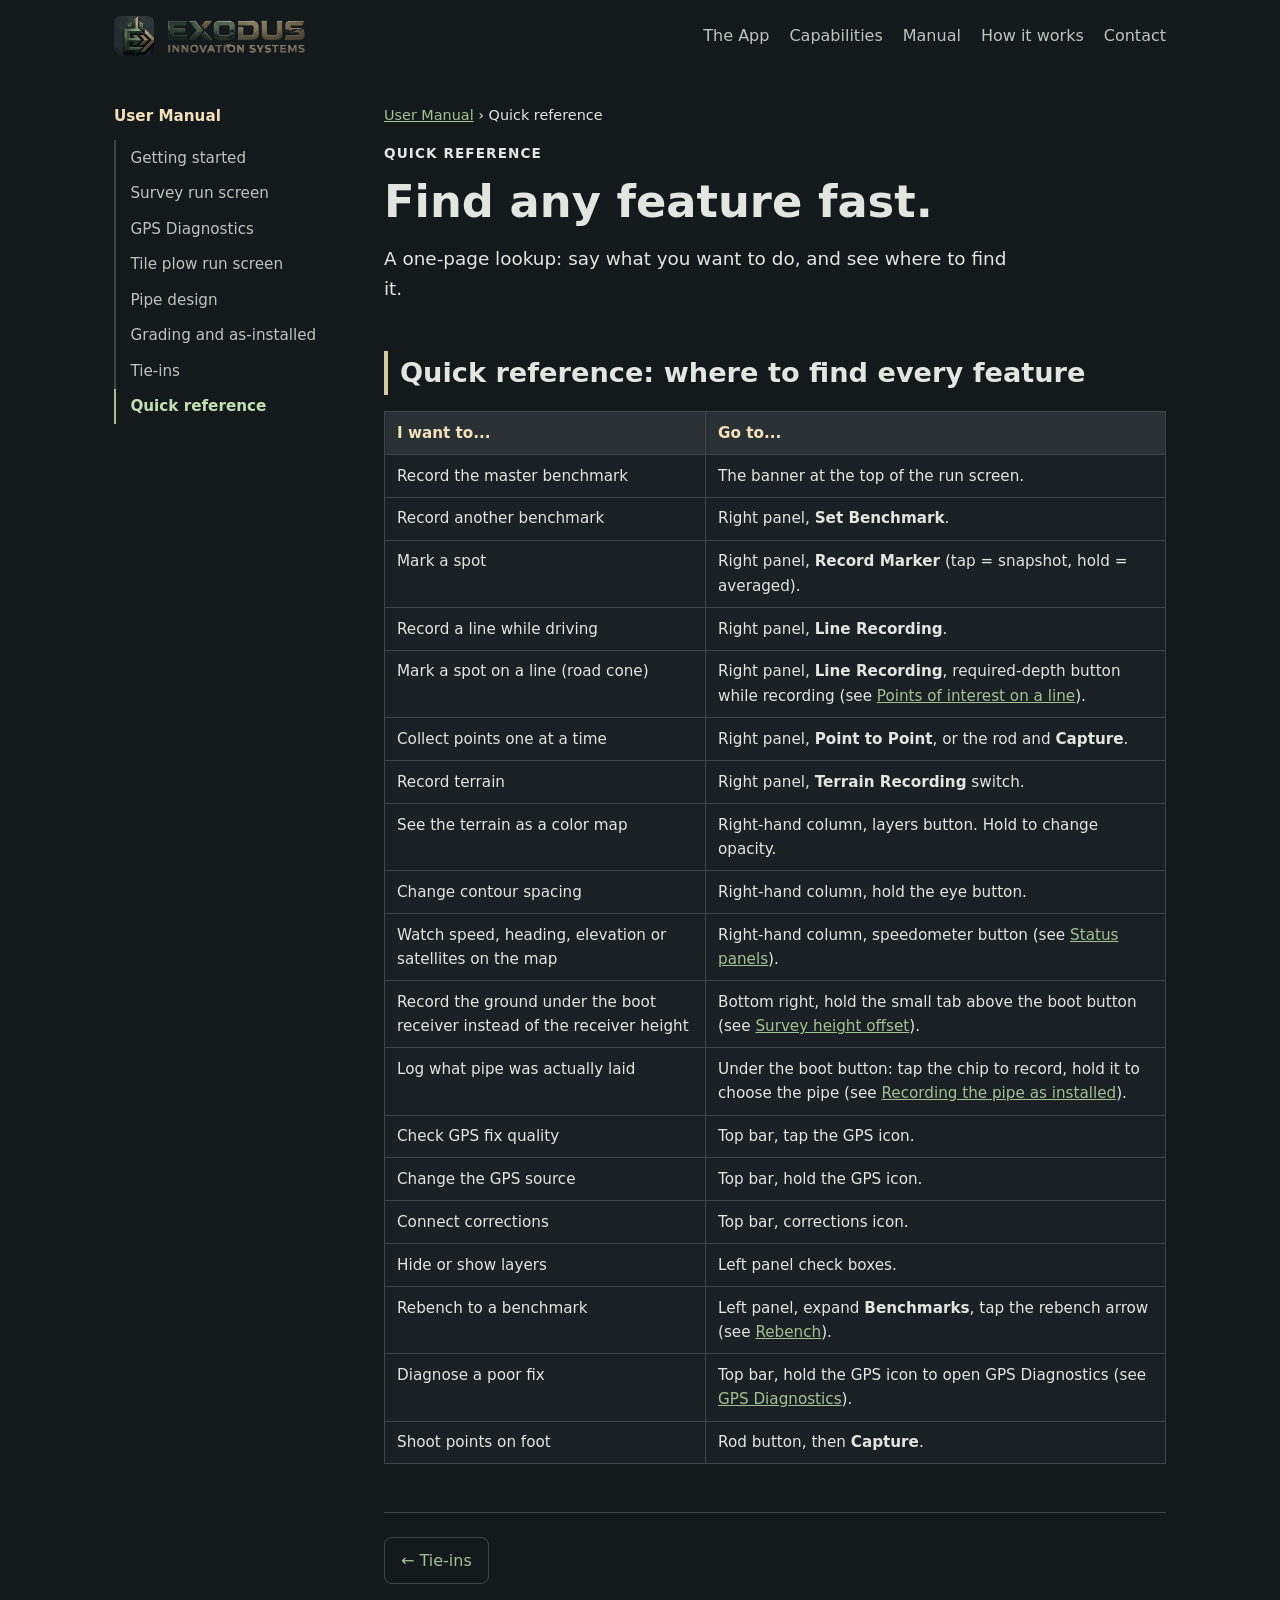
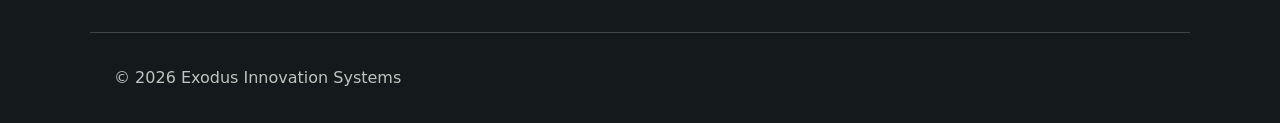
<file: manual/quick-reference.html>
<!doctype html>
<html lang="en">
<head>
  <meta charset="utf-8">
  <meta name="viewport" content="width=device-width, initial-scale=1">
  <title>Quick reference — Exodus User Manual</title>
  <meta name="description" content="A one-page lookup: say what you want to do, and see where to find it.">
  <meta name="theme-color" content="#14191C">
  <link rel="icon" type="image/png" href="../images/emblem.png">
  <link rel="stylesheet" href="../styles.css">
</head>
<body>
  <header class="nav">
    <a class="brand" href="../index.html"><img src="../images/emblem.png" alt="" width="40" height="40"><img class="wordmark" src="../images/brand-label.png" alt="Exodus Innovation Systems" height="36"></a>
    <nav>
      <a href="../index.html#app">The App</a>
      <a href="../index.html#capabilities">Capabilities</a>
      <a href="index.html">Manual</a>
      <a href="../index.html#how">How it works</a>
      <a href="../index.html#contact">Contact</a>
    </nav>
  </header>

  <div class="doc-wrap">
    <nav class="doc-nav" aria-label="Manual chapters"><p class="doc-nav-title"><a href="index.html">User Manual</a></p><ol><li><a href="getting-started.html">Getting started</a></li><li><a href="survey.html">Survey run screen</a></li><li><a href="gps-diagnostics.html">GPS Diagnostics</a></li><li><a href="tile-plow.html">Tile plow run screen</a></li><li><a href="pipe-design.html">Pipe design</a></li><li><a href="grading.html">Grading and as-installed</a></li><li><a href="tie-in.html">Tie-ins</a></li><li class="on"><a href="quick-reference.html">Quick reference</a></li></ol></nav>
    <main class="doc">
      <p class="crumb"><a href="index.html">User Manual</a> &rsaquo; Quick reference</p>
      <p class="eyebrow">Quick reference</p>
      <h1 class="doc-title">Find any feature fast.</h1>
      <p class="lead">A one-page lookup: say what you want to do, and see where to find it.</p>
      
      
      <div class="chap" id="quick-reference-where-to-find-every-feature"><h2>Quick reference: where to find every feature</h2><div class="tbl"><table><thead><tr><th>I want to...</th><th>Go to...</th></tr></thead><tbody><tr><td>Record the master benchmark</td><td>The banner at the top of the run screen.</td></tr><tr><td>Record another benchmark</td><td>Right panel, <strong>Set Benchmark</strong>.</td></tr><tr><td>Mark a spot</td><td>Right panel, <strong>Record Marker</strong> (tap = snapshot, hold = averaged).</td></tr><tr><td>Record a line while driving</td><td>Right panel, <strong>Line Recording</strong>.</td></tr><tr><td>Mark a spot on a line (road cone)</td><td>Right panel, <strong>Line Recording</strong>, required-depth button while recording (see <a href="survey.html#line-poi" class="xref">Points of interest on a line</a>).</td></tr><tr><td>Collect points one at a time</td><td>Right panel, <strong>Point to Point</strong>, or the rod and <strong>Capture</strong>.</td></tr><tr><td>Record terrain</td><td>Right panel, <strong>Terrain Recording</strong> switch.</td></tr><tr><td>See the terrain as a color map</td><td>Right-hand column, layers button. Hold to change opacity.</td></tr><tr><td>Change contour spacing</td><td>Right-hand column, hold the eye button.</td></tr><tr><td>Watch speed, heading, elevation or satellites on the map</td><td>Right-hand column, speedometer button (see <a href="survey.html#status-panels" class="xref">Status panels</a>).</td></tr><tr><td>Record the ground under the boot receiver instead of the receiver height</td><td>Bottom right, hold the small tab above the boot button (see <a href="tile-plow.html#survey-height-offset" class="xref">Survey height offset</a>).</td></tr><tr><td>Log what pipe was actually laid</td><td>Under the boot button: tap the chip to record, hold it to choose the pipe (see <a href="grading.html#pipe-record" class="xref">Recording the pipe as installed</a>).</td></tr><tr><td>Check GPS fix quality</td><td>Top bar, tap the GPS icon.</td></tr><tr><td>Change the GPS source</td><td>Top bar, hold the GPS icon.</td></tr><tr><td>Connect corrections</td><td>Top bar, corrections icon.</td></tr><tr><td>Hide or show layers</td><td>Left panel check boxes.</td></tr><tr><td>Rebench to a benchmark</td><td>Left panel, expand <strong>Benchmarks</strong>, tap the rebench arrow (see <a href="survey.html#rebench" class="xref">Rebench</a>).</td></tr><tr><td>Diagnose a poor fix</td><td>Top bar, hold the GPS icon to open GPS Diagnostics (see <a href="gps-diagnostics.html#gps-diagnostics" class="xref">GPS Diagnostics</a>).</td></tr><tr><td>Shoot points on foot</td><td>Rod button, then <strong>Capture</strong>.</td></tr></tbody></table></div></div>
      <div class="pager"><a class="prev" href="tie-in.html">&larr; Tie-ins</a><span></span></div>
    </main>
  </div>
  <footer>© <span id="year"></span> Exodus Innovation Systems</footer>
  <script>document.getElementById('year').textContent = new Date().getFullYear();</script>
</body>
</html>
</file>
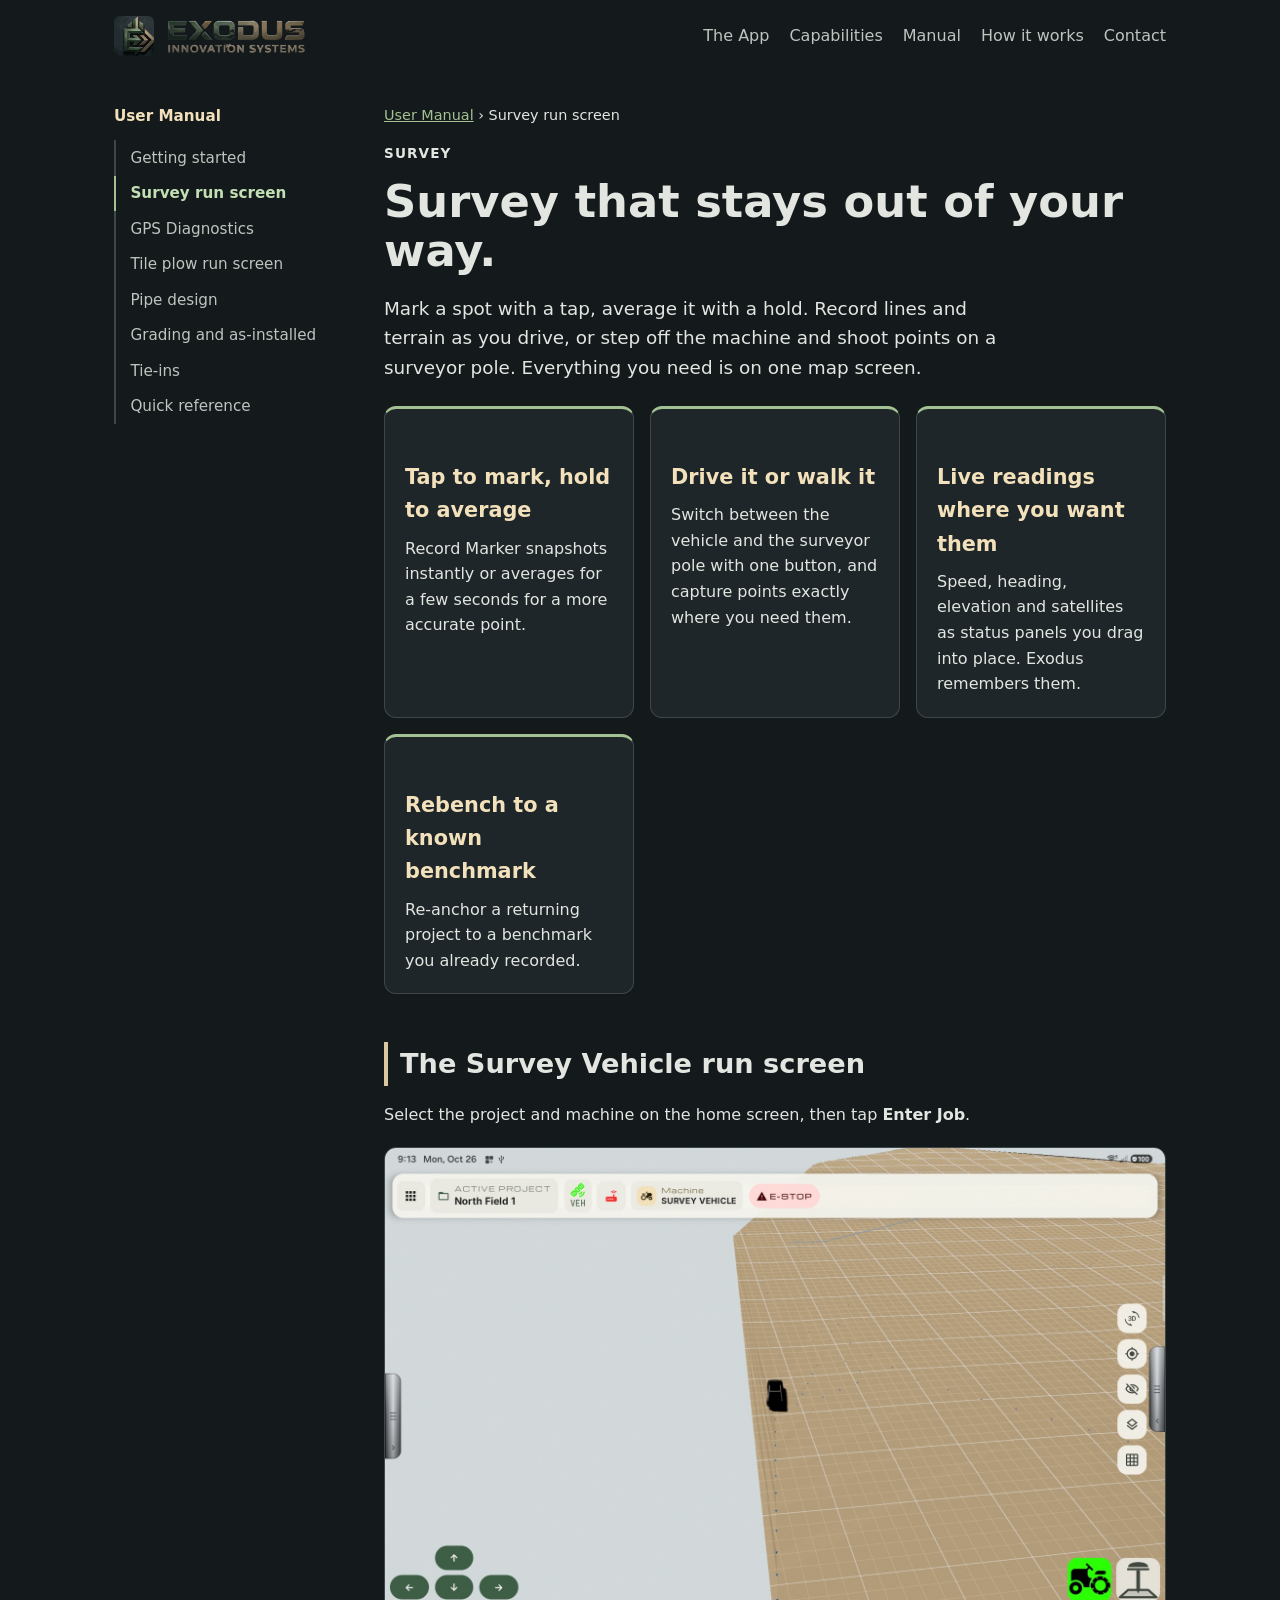
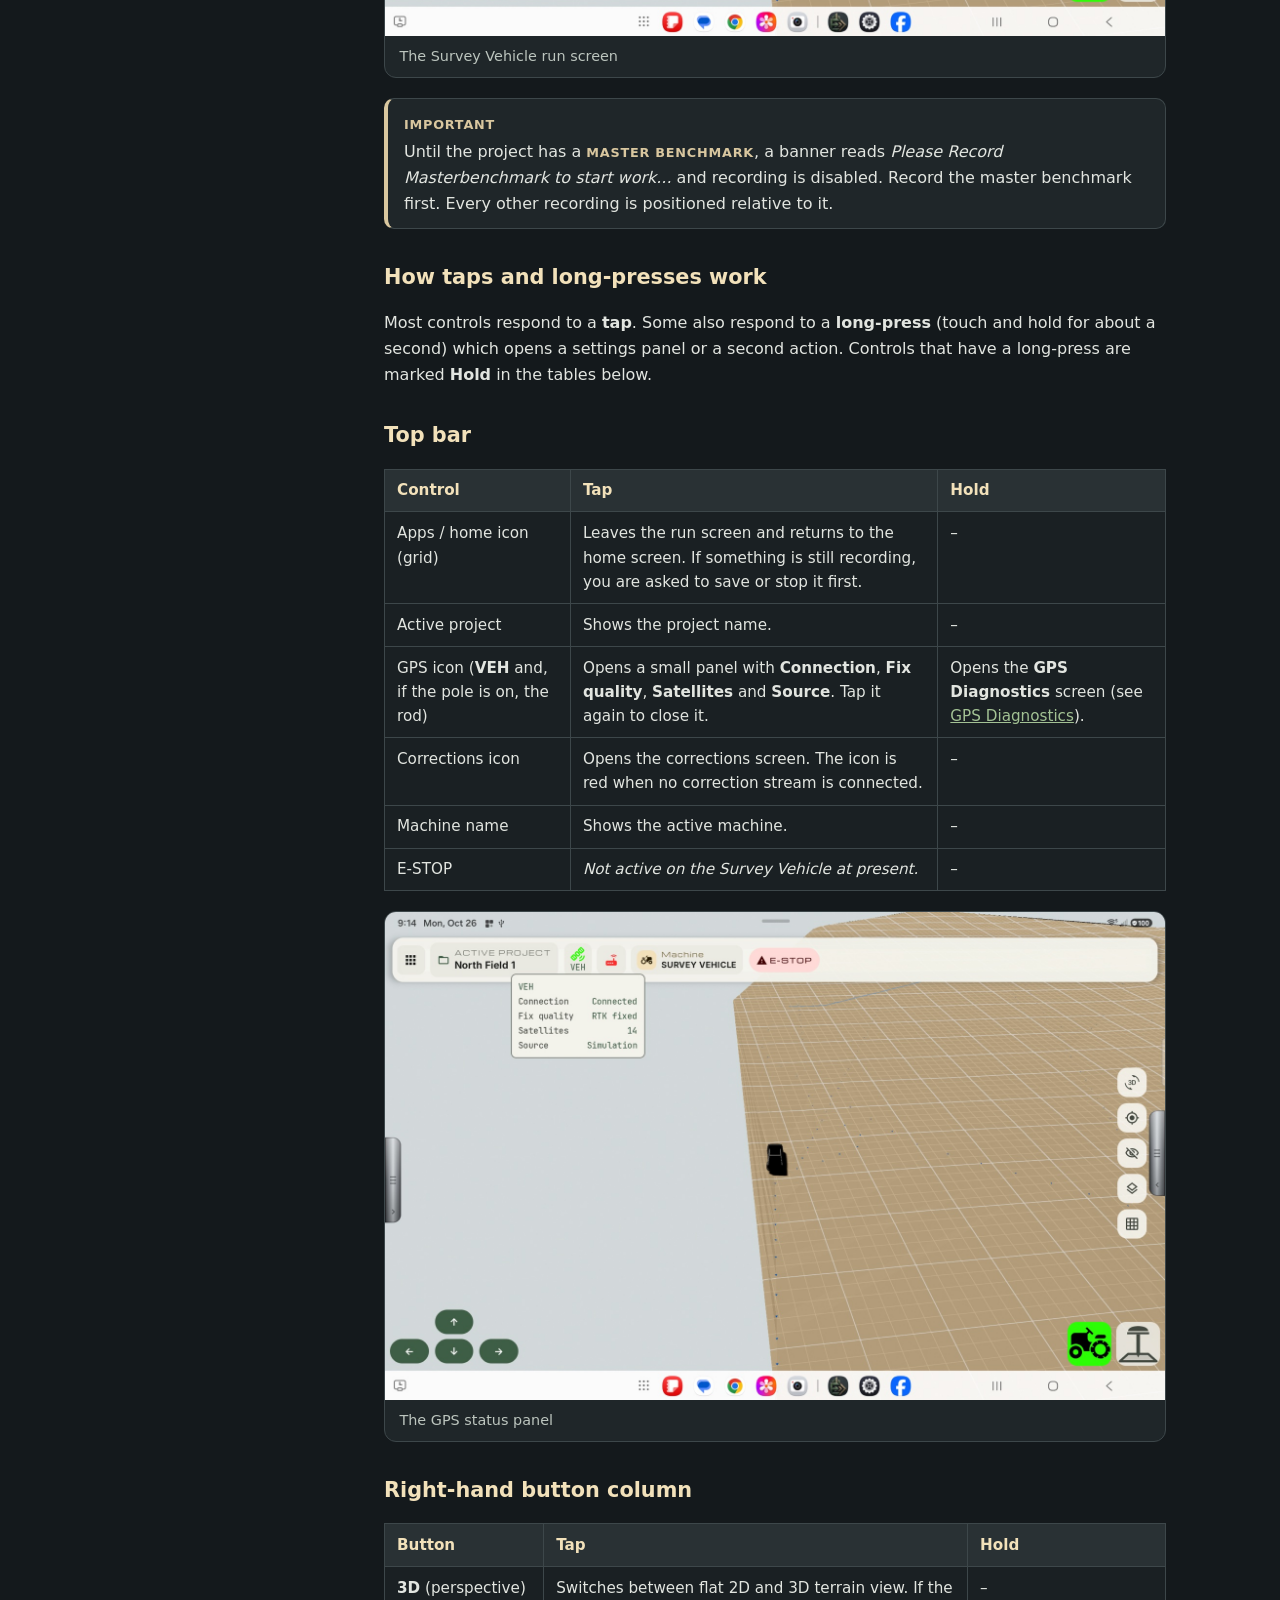
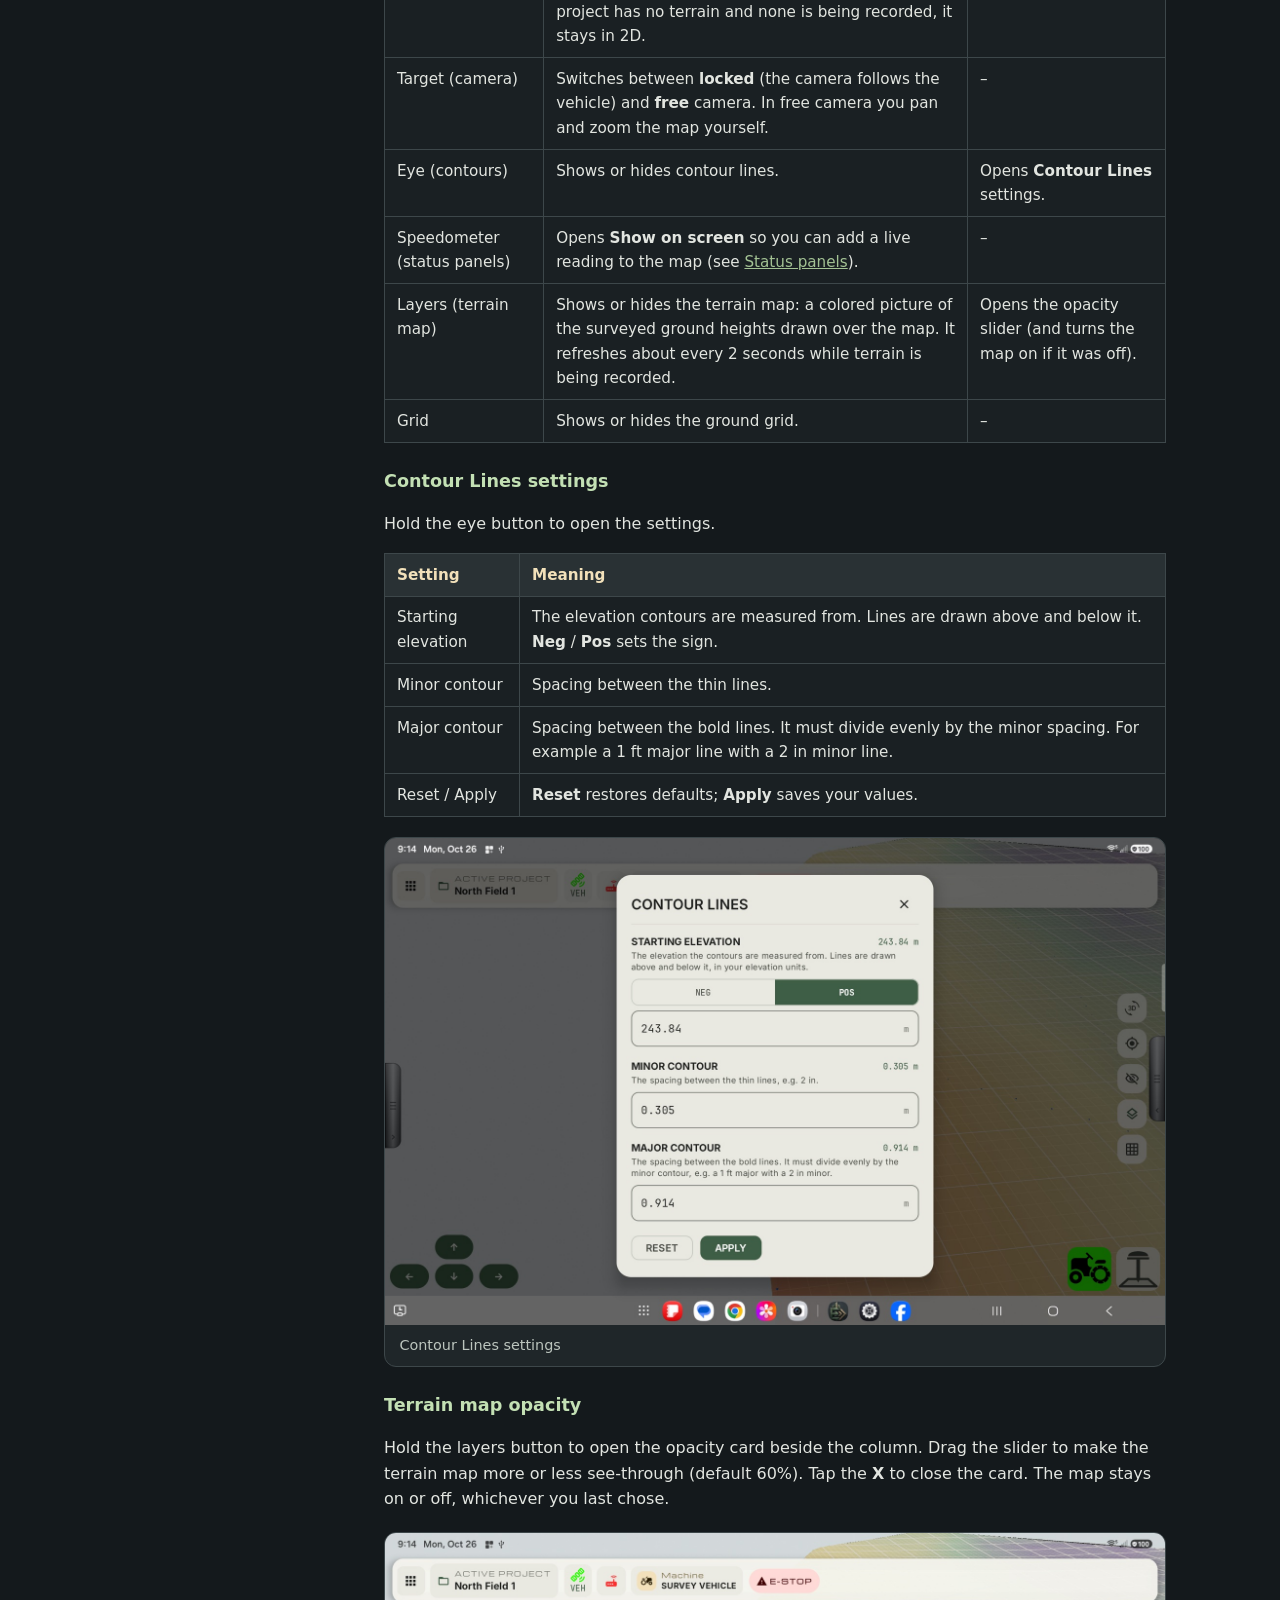
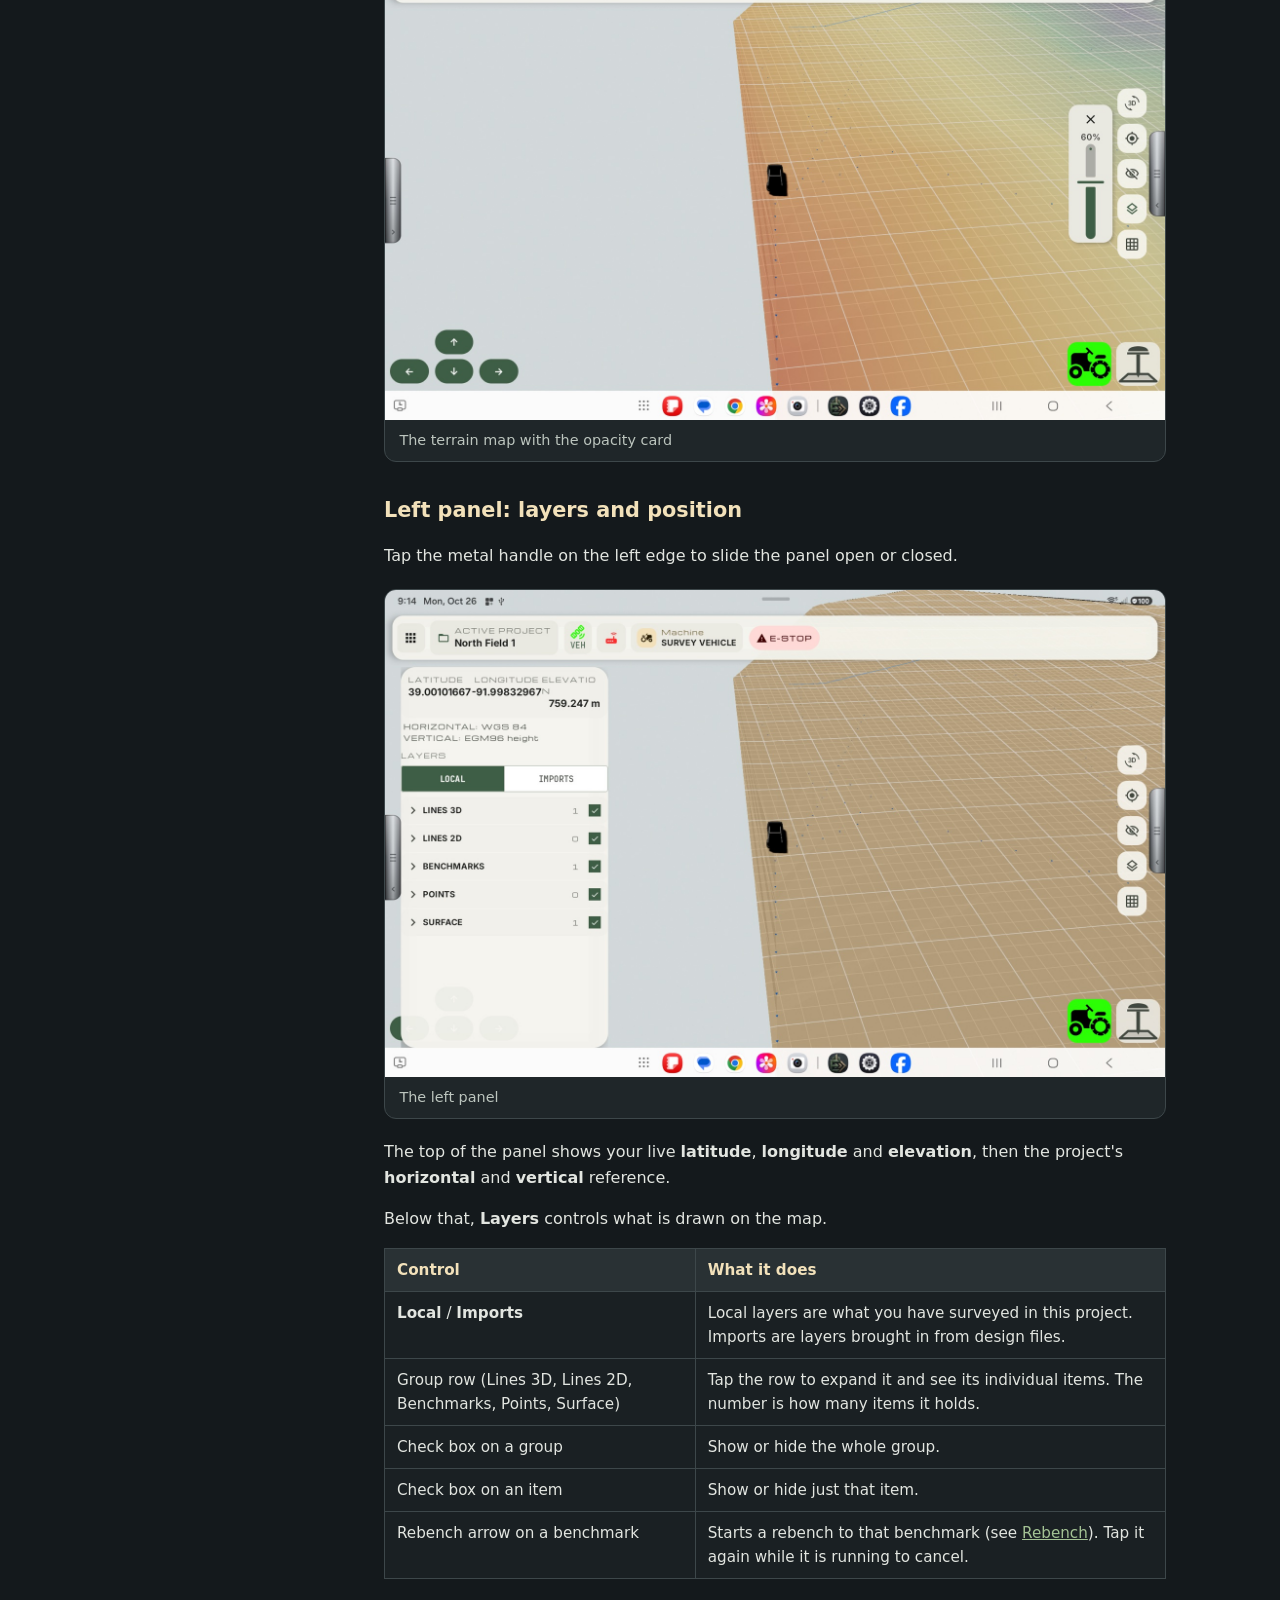
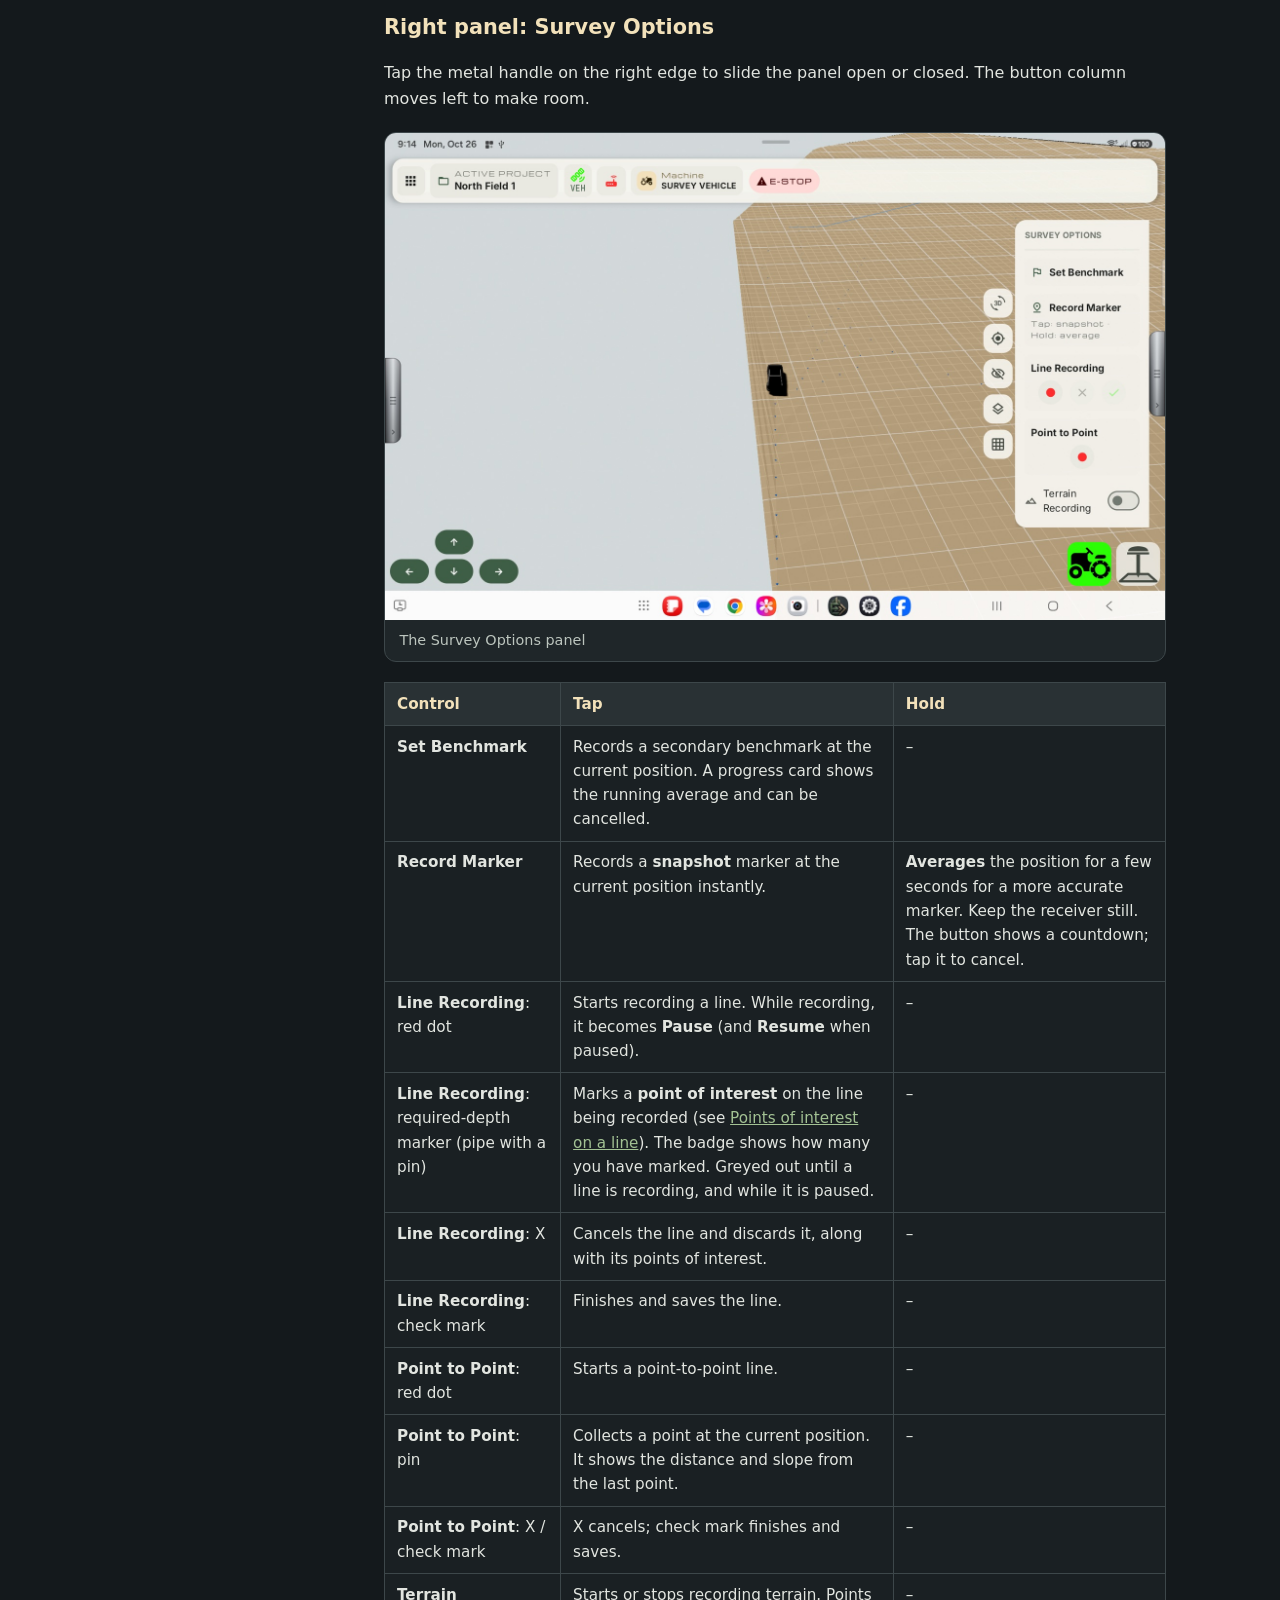
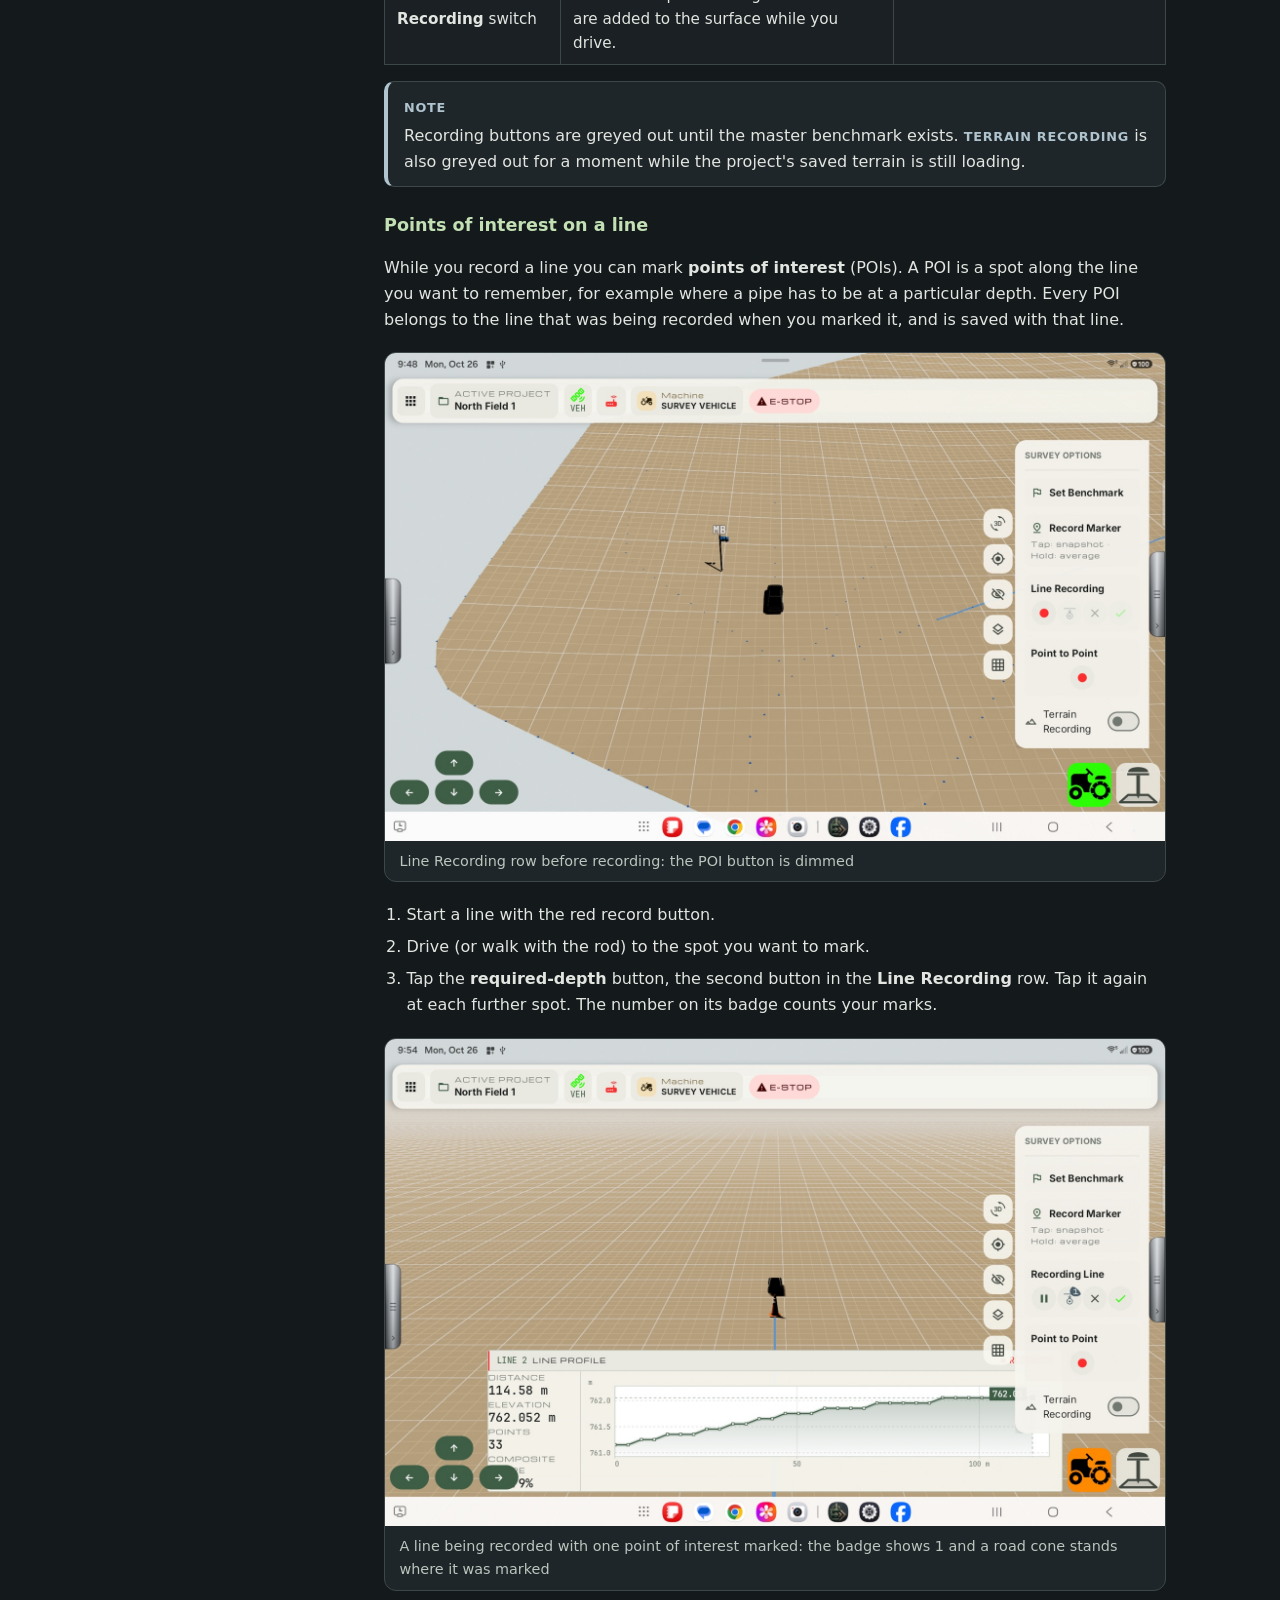
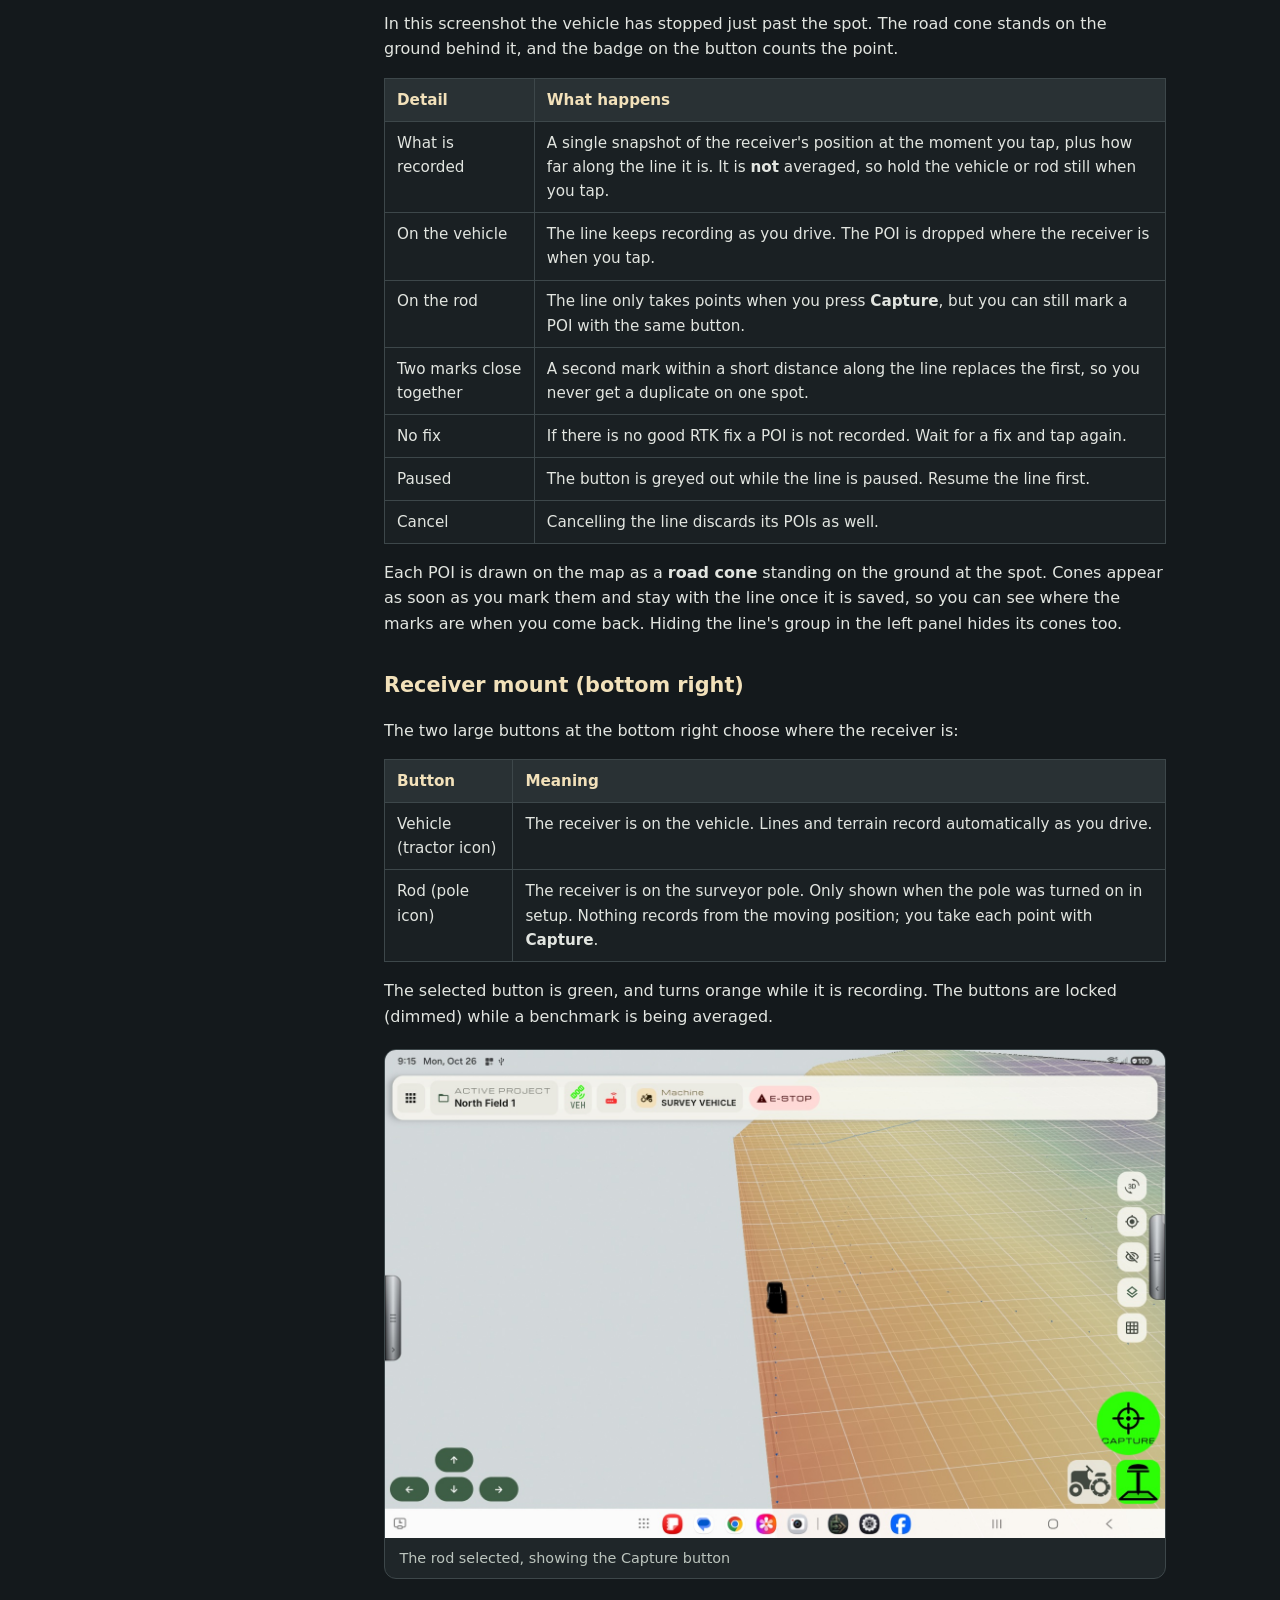
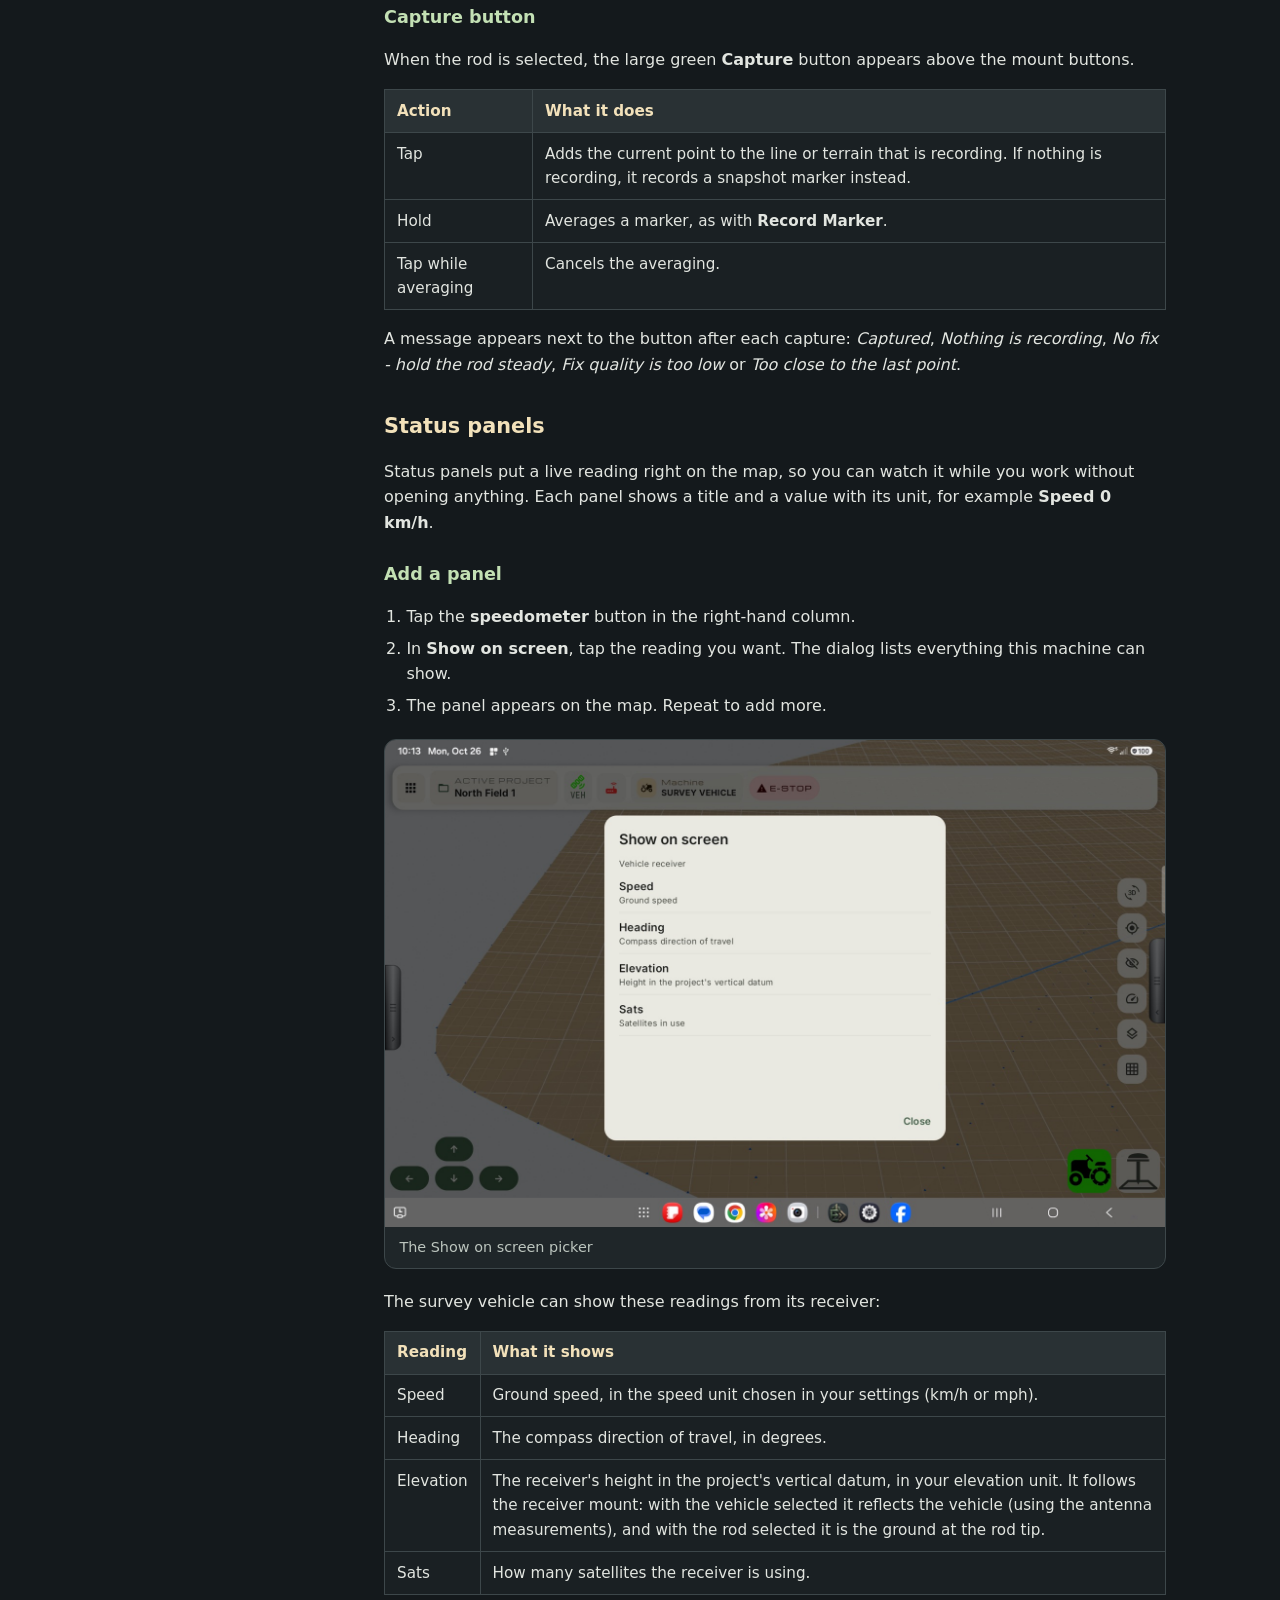
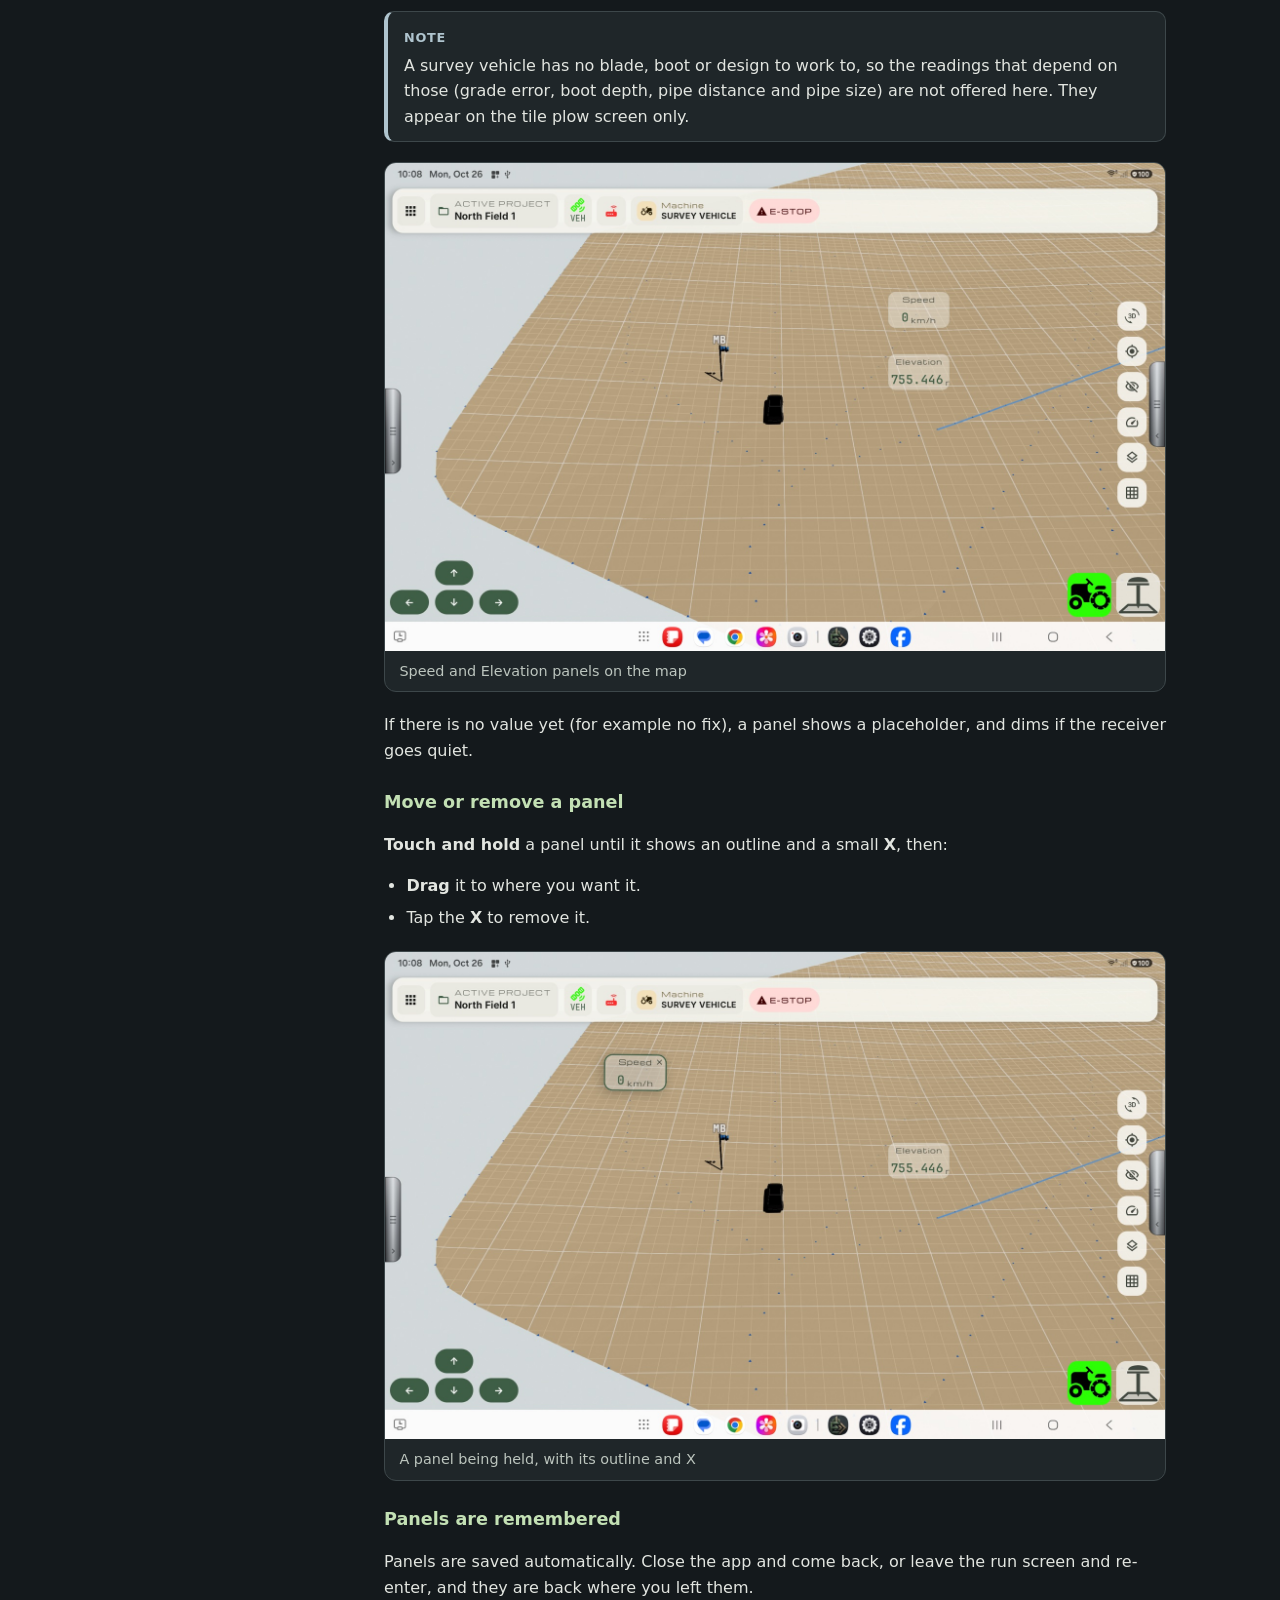
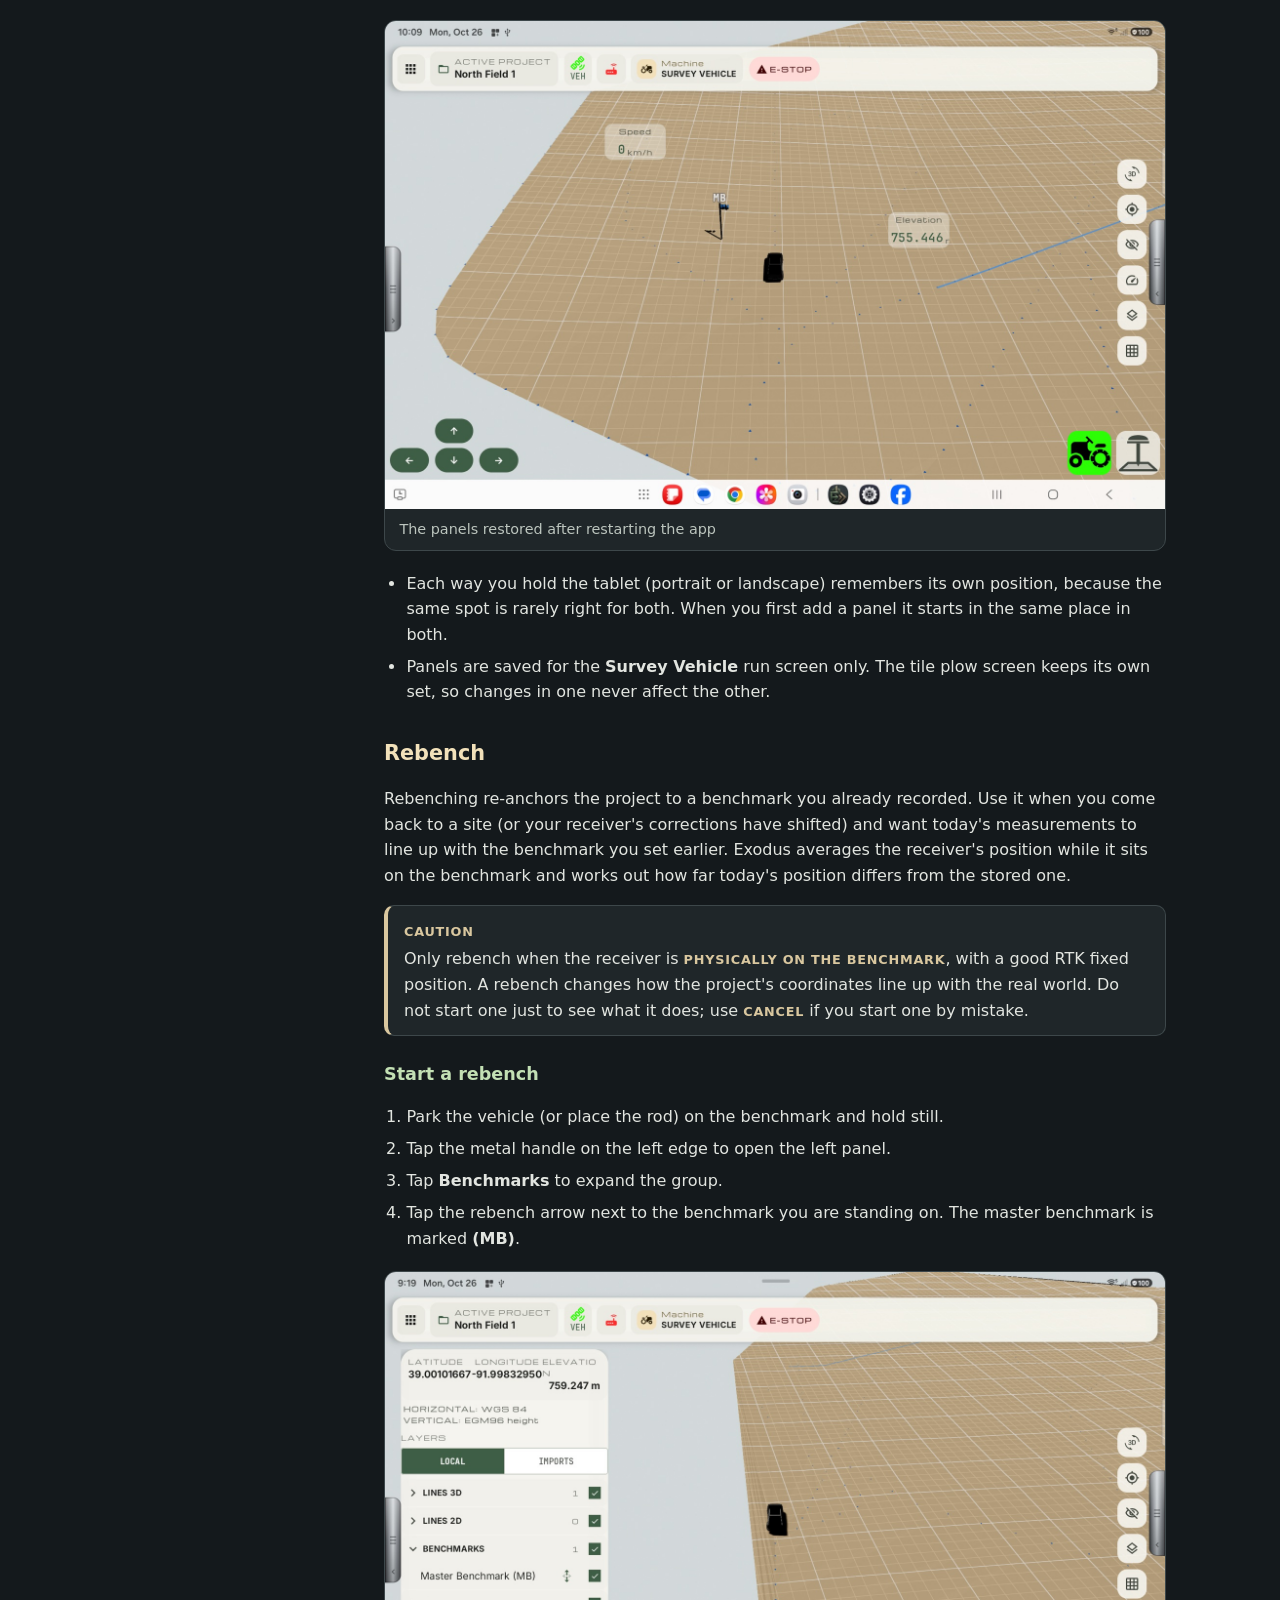
<file: manual/survey.html>
<!doctype html>
<html lang="en">
<head>
  <meta charset="utf-8">
  <meta name="viewport" content="width=device-width, initial-scale=1">
  <title>Survey run screen — Exodus User Manual</title>
  <meta name="description" content="Mark a spot with a tap, average it with a hold. Record lines and terrain as you drive, or step off the machine and shoot points on a surveyor pole. Everything you need is on one map screen.">
  <meta name="theme-color" content="#14191C">
  <link rel="icon" type="image/png" href="../images/emblem.png">
  <link rel="stylesheet" href="../styles.css">
</head>
<body>
  <header class="nav">
    <a class="brand" href="../index.html"><img src="../images/emblem.png" alt="" width="40" height="40"><img class="wordmark" src="../images/brand-label.png" alt="Exodus Innovation Systems" height="36"></a>
    <nav>
      <a href="../index.html#app">The App</a>
      <a href="../index.html#capabilities">Capabilities</a>
      <a href="index.html">Manual</a>
      <a href="../index.html#how">How it works</a>
      <a href="../index.html#contact">Contact</a>
    </nav>
  </header>

  <div class="doc-wrap">
    <nav class="doc-nav" aria-label="Manual chapters"><p class="doc-nav-title"><a href="index.html">User Manual</a></p><ol><li><a href="getting-started.html">Getting started</a></li><li class="on"><a href="survey.html">Survey run screen</a></li><li><a href="gps-diagnostics.html">GPS Diagnostics</a></li><li><a href="tile-plow.html">Tile plow run screen</a></li><li><a href="pipe-design.html">Pipe design</a></li><li><a href="grading.html">Grading and as-installed</a></li><li><a href="tie-in.html">Tie-ins</a></li><li><a href="quick-reference.html">Quick reference</a></li></ol></nav>
    <main class="doc">
      <p class="crumb"><a href="index.html">User Manual</a> &rsaquo; Survey run screen</p>
      <p class="eyebrow">Survey</p>
      <h1 class="doc-title">Survey that stays out of your way.</h1>
      <p class="lead">Mark a spot with a tap, average it with a hold. Record lines and terrain as you drive, or step off the machine and shoot points on a surveyor pole. Everything you need is on one map screen.</p>
      <div class="cards highlights"><article><h3>Tap to mark, hold to average</h3><p>Record Marker snapshots instantly or averages for a few seconds for a more accurate point.</p></article><article><h3>Drive it or walk it</h3><p>Switch between the vehicle and the surveyor pole with one button, and capture points exactly where you need them.</p></article><article><h3>Live readings where you want them</h3><p>Speed, heading, elevation and satellites as status panels you drag into place. Exodus remembers them.</p></article><article><h3>Rebench to a known benchmark</h3><p>Re-anchor a returning project to a benchmark you already recorded.</p></article></div>
      
      <div class="chap" id="the-survey-vehicle-run-screen-intro"><h2>The Survey Vehicle run screen</h2><p>Select the project and machine on the home screen, then tap <strong>Enter Job</strong>.</p>
<figure><img src="../images/manual/survey/30-run-screen.jpg" alt="The Survey Vehicle run screen" loading="lazy"><figcaption>The Survey Vehicle run screen</figcaption></figure>
<div class="adm important"><strong>Important</strong><p>Until the project has a <strong>master benchmark</strong>, a banner reads <em>Please Record Masterbenchmark to start work...</em> and recording is disabled. Record the master benchmark first. Every other recording is positioned relative to it.</p></div>
<h3 id="how-taps-and-long-presses-work">How taps and long-presses work</h3>
<p>Most controls respond to a <strong>tap</strong>. Some also respond to a <strong>long-press</strong> (touch and hold for about a second) which opens a settings panel or a second action. Controls that have a long-press are marked <strong>Hold</strong> in the tables below.</p>
<h3 id="top-bar">Top bar</h3>
<div class="tbl"><table><thead><tr><th>Control</th><th>Tap</th><th>Hold</th></tr></thead><tbody><tr><td>Apps / home icon (grid)</td><td>Leaves the run screen and returns to the home screen. If something is still recording, you are asked to save or stop it first.</td><td>–</td></tr><tr><td>Active project</td><td>Shows the project name.</td><td>–</td></tr><tr><td>GPS icon (<strong>VEH</strong> and, if the pole is on, the rod)</td><td>Opens a small panel with <strong>Connection</strong>, <strong>Fix quality</strong>, <strong>Satellites</strong> and <strong>Source</strong>. Tap it again to close it.</td><td>Opens the <strong>GPS Diagnostics</strong> screen (see <a href="gps-diagnostics.html#gps-diagnostics" class="xref">GPS Diagnostics</a>).</td></tr><tr><td>Corrections icon</td><td>Opens the corrections screen. The icon is red when no correction stream is connected.</td><td>–</td></tr><tr><td>Machine name</td><td>Shows the active machine.</td><td>–</td></tr><tr><td>E-STOP</td><td><em>Not active on the Survey Vehicle at present.</em></td><td>–</td></tr></tbody></table></div>
<figure><img src="../images/manual/survey/33-run-gps-panel.jpg" alt="The GPS status panel" loading="lazy"><figcaption>The GPS status panel</figcaption></figure>
<h3 id="right-hand-button-column">Right-hand button column</h3>
<div class="tbl"><table><thead><tr><th>Button</th><th>Tap</th><th>Hold</th></tr></thead><tbody><tr><td><strong>3D</strong> (perspective)</td><td>Switches between flat 2D and 3D terrain view. If the project has no terrain and none is being recorded, it stays in 2D.</td><td>–</td></tr><tr><td>Target (camera)</td><td>Switches between <strong>locked</strong> (the camera follows the vehicle) and <strong>free</strong> camera. In free camera you pan and zoom the map yourself.</td><td>–</td></tr><tr><td>Eye (contours)</td><td>Shows or hides contour lines.</td><td>Opens <strong>Contour Lines</strong> settings.</td></tr><tr><td>Speedometer (status panels)</td><td>Opens <strong>Show on screen</strong> so you can add a live reading to the map (see <a href="survey.html#status-panels" class="xref">Status panels</a>).</td><td>–</td></tr><tr><td>Layers (terrain map)</td><td>Shows or hides the terrain map: a colored picture of the surveyed ground heights drawn over the map. It refreshes about every 2 seconds while terrain is being recorded.</td><td>Opens the opacity slider (and turns the map on if it was off).</td></tr><tr><td>Grid</td><td>Shows or hides the ground grid.</td><td>–</td></tr></tbody></table></div>
<h4 id="contour-lines-settings">Contour Lines settings</h4>
<p>Hold the eye button to open the settings.</p>
<div class="tbl"><table><thead><tr><th>Setting</th><th>Meaning</th></tr></thead><tbody><tr><td>Starting elevation</td><td>The elevation contours are measured from. Lines are drawn above and below it. <strong>Neg</strong> / <strong>Pos</strong> sets the sign.</td></tr><tr><td>Minor contour</td><td>Spacing between the thin lines.</td></tr><tr><td>Major contour</td><td>Spacing between the bold lines. It must divide evenly by the minor spacing. For example a 1 ft major line with a 2 in minor line.</td></tr><tr><td>Reset / Apply</td><td><strong>Reset</strong> restores defaults; <strong>Apply</strong> saves your values.</td></tr></tbody></table></div>
<figure><img src="../images/manual/survey/35-run-contour-settings.jpg" alt="Contour Lines settings" loading="lazy"><figcaption>Contour Lines settings</figcaption></figure>
<h4 id="terrain-map-opacity">Terrain map opacity</h4>
<p>Hold the layers button to open the opacity card beside the column. Drag the slider to make the terrain map more or less see-through (default 60%). Tap the <strong>X</strong> to close the card. The map stays on or off, whichever you last chose.</p>
<figure><img src="../images/manual/survey/34-run-terrain-map-opacity.jpg" alt="The terrain map with the opacity card" loading="lazy"><figcaption>The terrain map with the opacity card</figcaption></figure>
<h3 id="left-panel-layers-and-position">Left panel: layers and position</h3>
<p>Tap the metal handle on the left edge to slide the panel open or closed.</p>
<figure><img src="../images/manual/survey/31-run-left-panel.jpg" alt="The left panel" loading="lazy"><figcaption>The left panel</figcaption></figure>
<p>The top of the panel shows your live <strong>latitude</strong>, <strong>longitude</strong> and <strong>elevation</strong>, then the project's <strong>horizontal</strong> and <strong>vertical</strong> reference.</p>
<p>Below that, <strong>Layers</strong> controls what is drawn on the map.</p>
<div class="tbl"><table><thead><tr><th>Control</th><th>What it does</th></tr></thead><tbody><tr><td><strong>Local</strong> / <strong>Imports</strong></td><td>Local layers are what you have surveyed in this project. Imports are layers brought in from design files.</td></tr><tr><td>Group row (Lines 3D, Lines 2D, Benchmarks, Points, Surface)</td><td>Tap the row to expand it and see its individual items. The number is how many items it holds.</td></tr><tr><td>Check box on a group</td><td>Show or hide the whole group.</td></tr><tr><td>Check box on an item</td><td>Show or hide just that item.</td></tr><tr><td>Rebench arrow on a benchmark</td><td>Starts a rebench to that benchmark (see <a href="survey.html#rebench" class="xref">Rebench</a>). Tap it again while it is running to cancel.</td></tr></tbody></table></div>
<h3 id="right-panel-survey-options">Right panel: Survey Options</h3>
<p>Tap the metal handle on the right edge to slide the panel open or closed. The button column moves left to make room.</p>
<figure><img src="../images/manual/survey/32-run-options-panel.jpg" alt="The Survey Options panel" loading="lazy"><figcaption>The Survey Options panel</figcaption></figure>
<div class="tbl"><table><thead><tr><th>Control</th><th>Tap</th><th>Hold</th></tr></thead><tbody><tr><td><strong>Set Benchmark</strong></td><td>Records a secondary benchmark at the current position. A progress card shows the running average and can be cancelled.</td><td>–</td></tr><tr><td><strong>Record Marker</strong></td><td>Records a <strong>snapshot</strong> marker at the current position instantly.</td><td><strong>Averages</strong> the position for a few seconds for a more accurate marker. Keep the receiver still. The button shows a countdown; tap it to cancel.</td></tr><tr><td><strong>Line Recording</strong>: red dot</td><td>Starts recording a line. While recording, it becomes <strong>Pause</strong> (and <strong>Resume</strong> when paused).</td><td>–</td></tr><tr><td><strong>Line Recording</strong>: required-depth marker (pipe with a pin)</td><td>Marks a <strong>point of interest</strong> on the line being recorded (see <a href="survey.html#line-poi" class="xref">Points of interest on a line</a>). The badge shows how many you have marked. Greyed out until a line is recording, and while it is paused.</td><td>–</td></tr><tr><td><strong>Line Recording</strong>: X</td><td>Cancels the line and discards it, along with its points of interest.</td><td>–</td></tr><tr><td><strong>Line Recording</strong>: check mark</td><td>Finishes and saves the line.</td><td>–</td></tr><tr><td><strong>Point to Point</strong>: red dot</td><td>Starts a point-to-point line.</td><td>–</td></tr><tr><td><strong>Point to Point</strong>: pin</td><td>Collects a point at the current position. It shows the distance and slope from the last point.</td><td>–</td></tr><tr><td><strong>Point to Point</strong>: X / check mark</td><td>X cancels; check mark finishes and saves.</td><td>–</td></tr><tr><td><strong>Terrain Recording</strong> switch</td><td>Starts or stops recording terrain. Points are added to the surface while you drive.</td><td>–</td></tr></tbody></table></div>
<div class="adm note"><strong>Note</strong><p>Recording buttons are greyed out until the master benchmark exists. <strong>Terrain Recording</strong> is also greyed out for a moment while the project's saved terrain is still loading.</p></div>
<a id="line-poi"></a>
<a id="points-of-interest-on-a-line"></a>
<a id="points-of-interest-on-a-line"></a><h4 id="line-poi">Points of interest on a line</h4>
<p>While you record a line you can mark <strong>points of interest</strong> (POIs). A POI is a spot along the line you want to remember, for example where a pipe has to be at a particular depth. Every POI belongs to the line that was being recorded when you marked it, and is saved with that line.</p>
<figure><img src="../images/manual/survey/60-line-recording-idle.jpg" alt="Line Recording row before recording: the POI button is dimmed" loading="lazy"><figcaption>Line Recording row before recording: the POI button is dimmed</figcaption></figure>
<ol><li>Start a line with the red record button.</li><li>Drive (or walk with the rod) to the spot you want to mark.</li><li>Tap the <strong>required-depth</strong> button, the second button in the <strong>Line Recording</strong> row. Tap it again at each further spot. The number on its badge counts your marks.</li></ol>
<figure><img src="../images/manual/survey/61-line-recording-poi-badge.jpg" alt="A line being recorded with one point of interest marked: the badge shows 1 and a road cone stands where it was marked" loading="lazy"><figcaption>A line being recorded with one point of interest marked: the badge shows 1 and a road cone stands where it was marked</figcaption></figure>
<p>In this screenshot the vehicle has stopped just past the spot. The road cone stands on the ground behind it, and the badge on the button counts the point.</p>
<div class="tbl"><table><thead><tr><th>Detail</th><th>What happens</th></tr></thead><tbody><tr><td>What is recorded</td><td>A single snapshot of the receiver's position at the moment you tap, plus how far along the line it is. It is <strong>not</strong> averaged, so hold the vehicle or rod still when you tap.</td></tr><tr><td>On the vehicle</td><td>The line keeps recording as you drive. The POI is dropped where the receiver is when you tap.</td></tr><tr><td>On the rod</td><td>The line only takes points when you press <strong>Capture</strong>, but you can still mark a POI with the same button.</td></tr><tr><td>Two marks close together</td><td>A second mark within a short distance along the line replaces the first, so you never get a duplicate on one spot.</td></tr><tr><td>No fix</td><td>If there is no good RTK fix a POI is not recorded. Wait for a fix and tap again.</td></tr><tr><td>Paused</td><td>The button is greyed out while the line is paused. Resume the line first.</td></tr><tr><td>Cancel</td><td>Cancelling the line discards its POIs as well.</td></tr></tbody></table></div>
<p>Each POI is drawn on the map as a <strong>road cone</strong> standing on the ground at the spot. Cones appear as soon as you mark them and stay with the line once it is saved, so you can see where the marks are when you come back. Hiding the line's group in the left panel hides its cones too.</p>
<h3 id="receiver-mount-bottom-right">Receiver mount (bottom right)</h3>
<p>The two large buttons at the bottom right choose where the receiver is:</p>
<div class="tbl"><table><thead><tr><th>Button</th><th>Meaning</th></tr></thead><tbody><tr><td>Vehicle (tractor icon)</td><td>The receiver is on the vehicle. Lines and terrain record automatically as you drive.</td></tr><tr><td>Rod (pole icon)</td><td>The receiver is on the surveyor pole. Only shown when the pole was turned on in setup. Nothing records from the moving position; you take each point with <strong>Capture</strong>.</td></tr></tbody></table></div>
<p>The selected button is green, and turns orange while it is recording. The buttons are locked (dimmed) while a benchmark is being averaged.</p>
<figure><img src="../images/manual/survey/36-run-rod-mount.jpg" alt="The rod selected, showing the Capture button" loading="lazy"><figcaption>The rod selected, showing the Capture button</figcaption></figure>
<h4 id="capture-button">Capture button</h4>
<p>When the rod is selected, the large green <strong>Capture</strong> button appears above the mount buttons.</p>
<div class="tbl"><table><thead><tr><th>Action</th><th>What it does</th></tr></thead><tbody><tr><td>Tap</td><td>Adds the current point to the line or terrain that is recording. If nothing is recording, it records a snapshot marker instead.</td></tr><tr><td>Hold</td><td>Averages a marker, as with <strong>Record Marker</strong>.</td></tr><tr><td>Tap while averaging</td><td>Cancels the averaging.</td></tr></tbody></table></div>
<p>A message appears next to the button after each capture: <em>Captured</em>, <em>Nothing is recording</em>, <em>No fix - hold the rod steady</em>, <em>Fix quality is too low</em> or <em>Too close to the last point</em>.</p>
<a id="status-panels"></a>
<h3 id="status-panels">Status panels</h3>
<p>Status panels put a live reading right on the map, so you can watch it while you work without opening anything. Each panel shows a title and a value with its unit, for example <strong>Speed 0 km/h</strong>.</p>
<h4 id="add-a-panel">Add a panel</h4>
<ol><li>Tap the <strong>speedometer</strong> button in the right-hand column.</li><li>In <strong>Show on screen</strong>, tap the reading you want. The dialog lists everything this machine can show.</li><li>The panel appears on the map. Repeat to add more.</li></ol>
<figure><img src="../images/manual/survey/70-status-picker.jpg" alt="The Show on screen picker" loading="lazy"><figcaption>The Show on screen picker</figcaption></figure>
<p>The survey vehicle can show these readings from its receiver:</p>
<div class="tbl"><table><thead><tr><th>Reading</th><th>What it shows</th></tr></thead><tbody><tr><td>Speed</td><td>Ground speed, in the speed unit chosen in your settings (km/h or mph).</td></tr><tr><td>Heading</td><td>The compass direction of travel, in degrees.</td></tr><tr><td>Elevation</td><td>The receiver's height in the project's vertical datum, in your elevation unit. It follows the receiver mount: with the vehicle selected it reflects the vehicle (using the antenna measurements), and with the rod selected it is the ground at the rod tip.</td></tr><tr><td>Sats</td><td>How many satellites the receiver is using.</td></tr></tbody></table></div>
<div class="adm note"><strong>Note</strong><p>A survey vehicle has no blade, boot or design to work to, so the readings that depend on those (grade error, boot depth, pipe distance and pipe size) are not offered here. They appear on the tile plow screen only.</p></div>
<figure><img src="../images/manual/survey/71-status-panels-added.jpg" alt="Speed and Elevation panels on the map" loading="lazy"><figcaption>Speed and Elevation panels on the map</figcaption></figure>
<p>If there is no value yet (for example no fix), a panel shows a placeholder, and dims if the receiver goes quiet.</p>
<h4 id="move-or-remove-a-panel">Move or remove a panel</h4>
<p><strong>Touch and hold</strong> a panel until it shows an outline and a small <strong>X</strong>, then:</p>
<ul><li><strong>Drag</strong> it to where you want it.</li><li>Tap the <strong>X</strong> to remove it.</li></ul>
<figure><img src="../images/manual/survey/72-status-panel-move.jpg" alt="A panel being held, with its outline and X" loading="lazy"><figcaption>A panel being held, with its outline and X</figcaption></figure>
<h4 id="panels-are-remembered">Panels are remembered</h4>
<p>Panels are saved automatically. Close the app and come back, or leave the run screen and re-enter, and they are back where you left them.</p>
<figure><img src="../images/manual/survey/73-status-panels-restored.jpg" alt="The panels restored after restarting the app" loading="lazy"><figcaption>The panels restored after restarting the app</figcaption></figure>
<ul><li>Each way you hold the tablet (portrait or landscape) remembers its own position, because the same spot is rarely right for both. When you first add a panel it starts in the same place in both.</li><li>Panels are saved for the <strong>Survey Vehicle</strong> run screen only. The tile plow screen keeps its own set, so changes in one never affect the other.</li></ul>
<a id="rebench"></a>
<h3 id="rebench">Rebench</h3>
<p>Rebenching re-anchors the project to a benchmark you already recorded. Use it when you come back to a site (or your receiver's corrections have shifted) and want today's measurements to line up with the benchmark you set earlier. Exodus averages the receiver's position while it sits on the benchmark and works out how far today's position differs from the stored one.</p>
<div class="adm caution"><strong>Caution</strong><p>Only rebench when the receiver is <strong>physically on the benchmark</strong>, with a good RTK fixed position. A rebench changes how the project's coordinates line up with the real world. Do not start one just to see what it does; use <strong>Cancel</strong> if you start one by mistake.</p></div>
<h4 id="start-a-rebench">Start a rebench</h4>
<ol><li>Park the vehicle (or place the rod) on the benchmark and hold still.</li><li>Tap the metal handle on the left edge to open the left panel.</li><li>Tap <strong>Benchmarks</strong> to expand the group.</li><li>Tap the rebench arrow next to the benchmark you are standing on. The master benchmark is marked <strong>(MB)</strong>.</li></ol>
<figure><img src="../images/manual/survey/40-rebench-benchmarks-expanded.jpg" alt="Benchmarks expanded with the rebench arrow" loading="lazy"><figcaption>Benchmarks expanded with the rebench arrow</figcaption></figure>
<p>The panel closes and a progress card appears at the bottom of the screen.</p>
<h4 id="while-it-runs">While it runs</h4>
<p>The card is titled <strong>REBENCHING TO</strong> followed by the benchmark name, and shows a countdown on the right.</p>
<ol><li>First it shows <em>Applying the zero rebench - keep the receiver still...</em> and the countdown reads <strong>--</strong>.</li><li>Then it counts down (about 30 seconds) and reads <em>Averaging the position - keep the receiver still.</em></li><li><strong>Current offset</strong> shows the east, north and up difference between where the receiver is and where the benchmark is stored. It updates as the average settles.</li></ol>
<figure><img src="../images/manual/survey/42-rebench-averaging.jpg" alt="The rebench progress card" loading="lazy"><figcaption>The rebench progress card</figcaption></figure>
<div class="adm note"><strong>Note</strong><p>The offset in the screenshot above is large (about 153 m east) because the tablet was running in <strong>Simulation</strong> and the simulated vehicle was not at the benchmark. With a real receiver on the benchmark, expect a small number. A large offset is a sign you are rebenching to the wrong benchmark, or are not standing on it.</p></div>
<p>To stop, tap <strong>Cancel</strong> on the card, or tap the same rebench arrow again. Cancelling leaves the project as it was. While a rebench runs, the other benchmarks' rebench arrows are dimmed. They are also dimmed while a benchmark is being recorded.</p>
<h4 id="when-it-finishes">When it finishes</h4>
<p>A <strong>Rebench complete</strong> message confirms <em>The project is now rebenched to &lt;name&gt;.</em> Tap <strong>OK</strong>.</p>
<p>If it cannot finish you get <strong>Rebench failed</strong> with the reason. Fix the cause and try again.</p>
<div class="tbl"><table><thead><tr><th>Message</th><th>What it means</th></tr></thead><tbody><tr><td>Lost the GPS position while rebenching</td><td>The receiver stopped reporting a position. Check the GPS panel and the connection.</td></tr><tr><td>RTK fixed was lost while rebenching</td><td>The fix dropped below RTK fixed. Wait for the fix to return, check corrections, and retry.</td></tr><tr><td>The receiver moved while rebenching</td><td>The receiver drifted while averaging. Keep it completely still and retry.</td></tr></tbody></table></div>
<h3 id="simulation-controls">Simulation controls</h3>
<p>If the GPS source is <strong>Simulation</strong>, four arrow buttons appear at the bottom left. They drive the simulated vehicle forward, back, left and right so you can practice without a receiver.</p></div>
      <div class="pager"><a class="prev" href="getting-started.html">&larr; Getting started</a><a class="next" href="gps-diagnostics.html">GPS Diagnostics &rarr;</a></div>
    </main>
  </div>
  <footer>© <span id="year"></span> Exodus Innovation Systems</footer>
  <script>document.getElementById('year').textContent = new Date().getFullYear();</script>
</body>
</html>
</file>
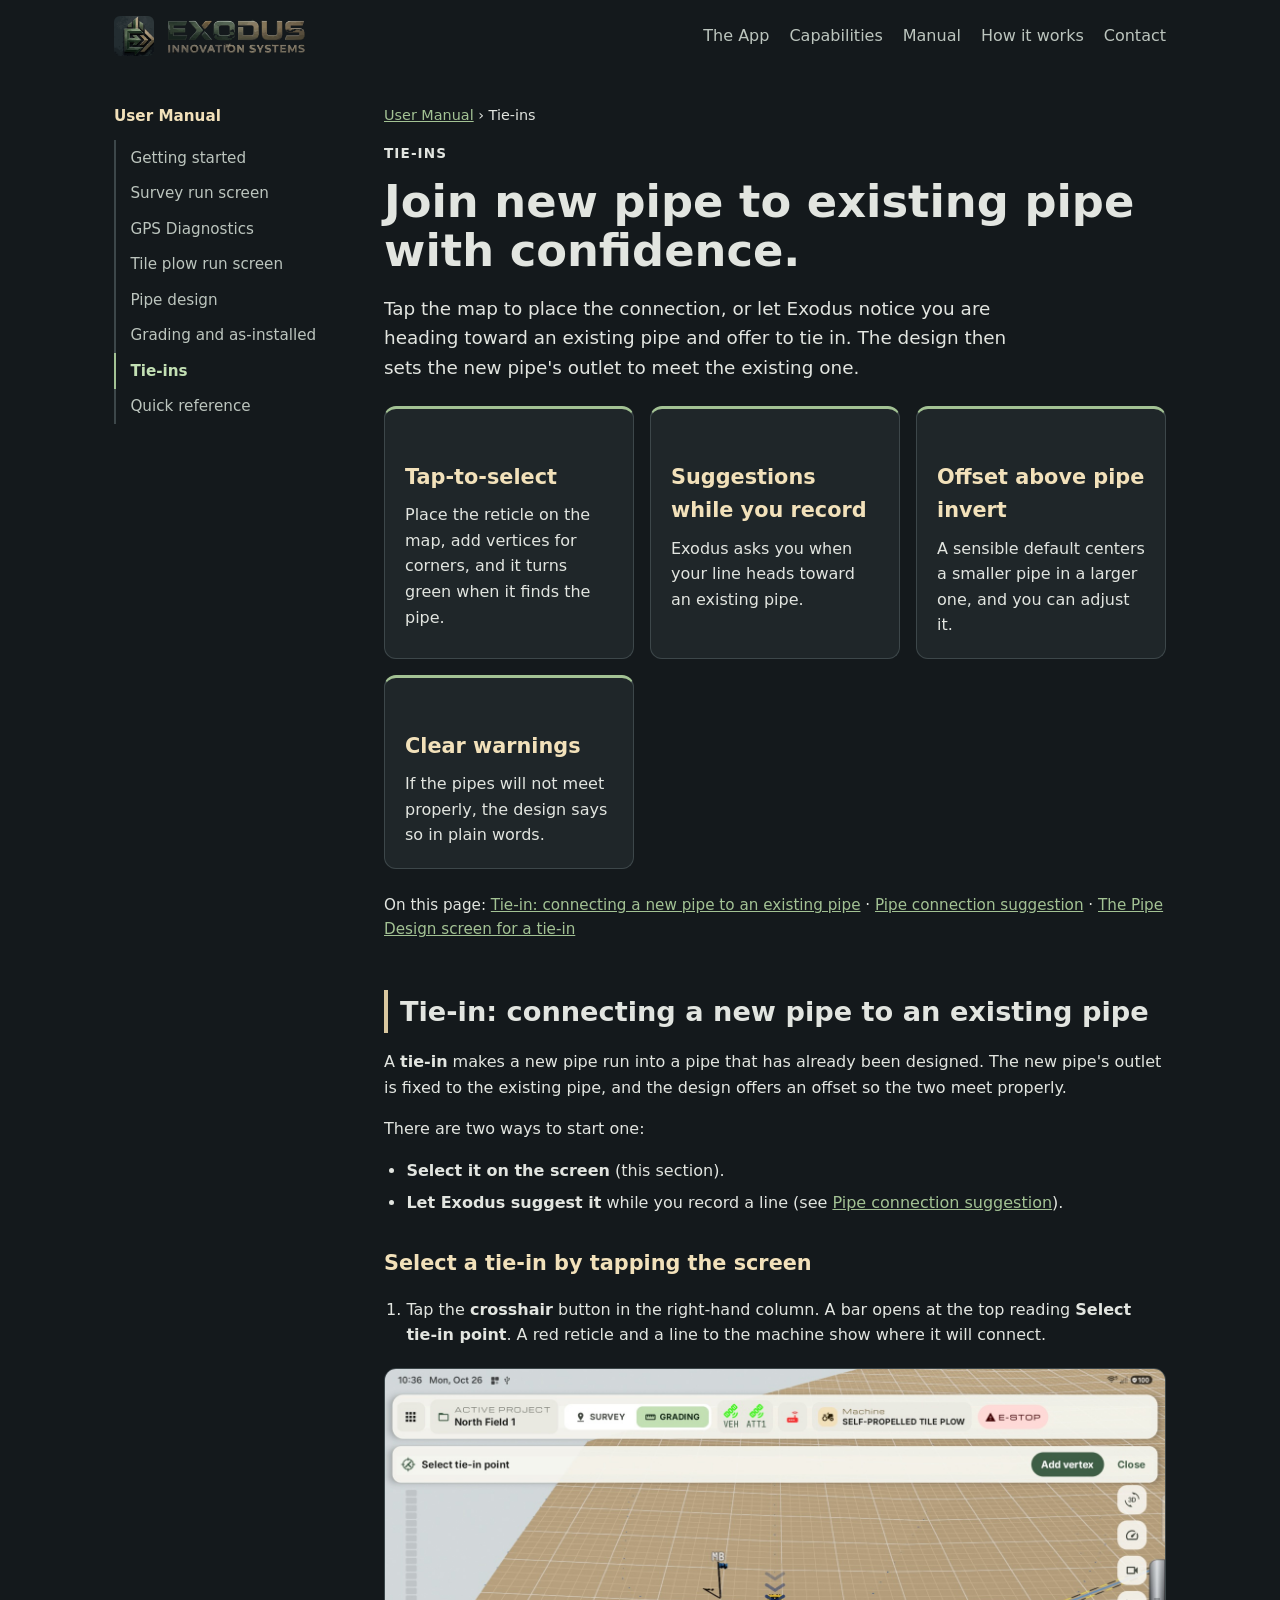
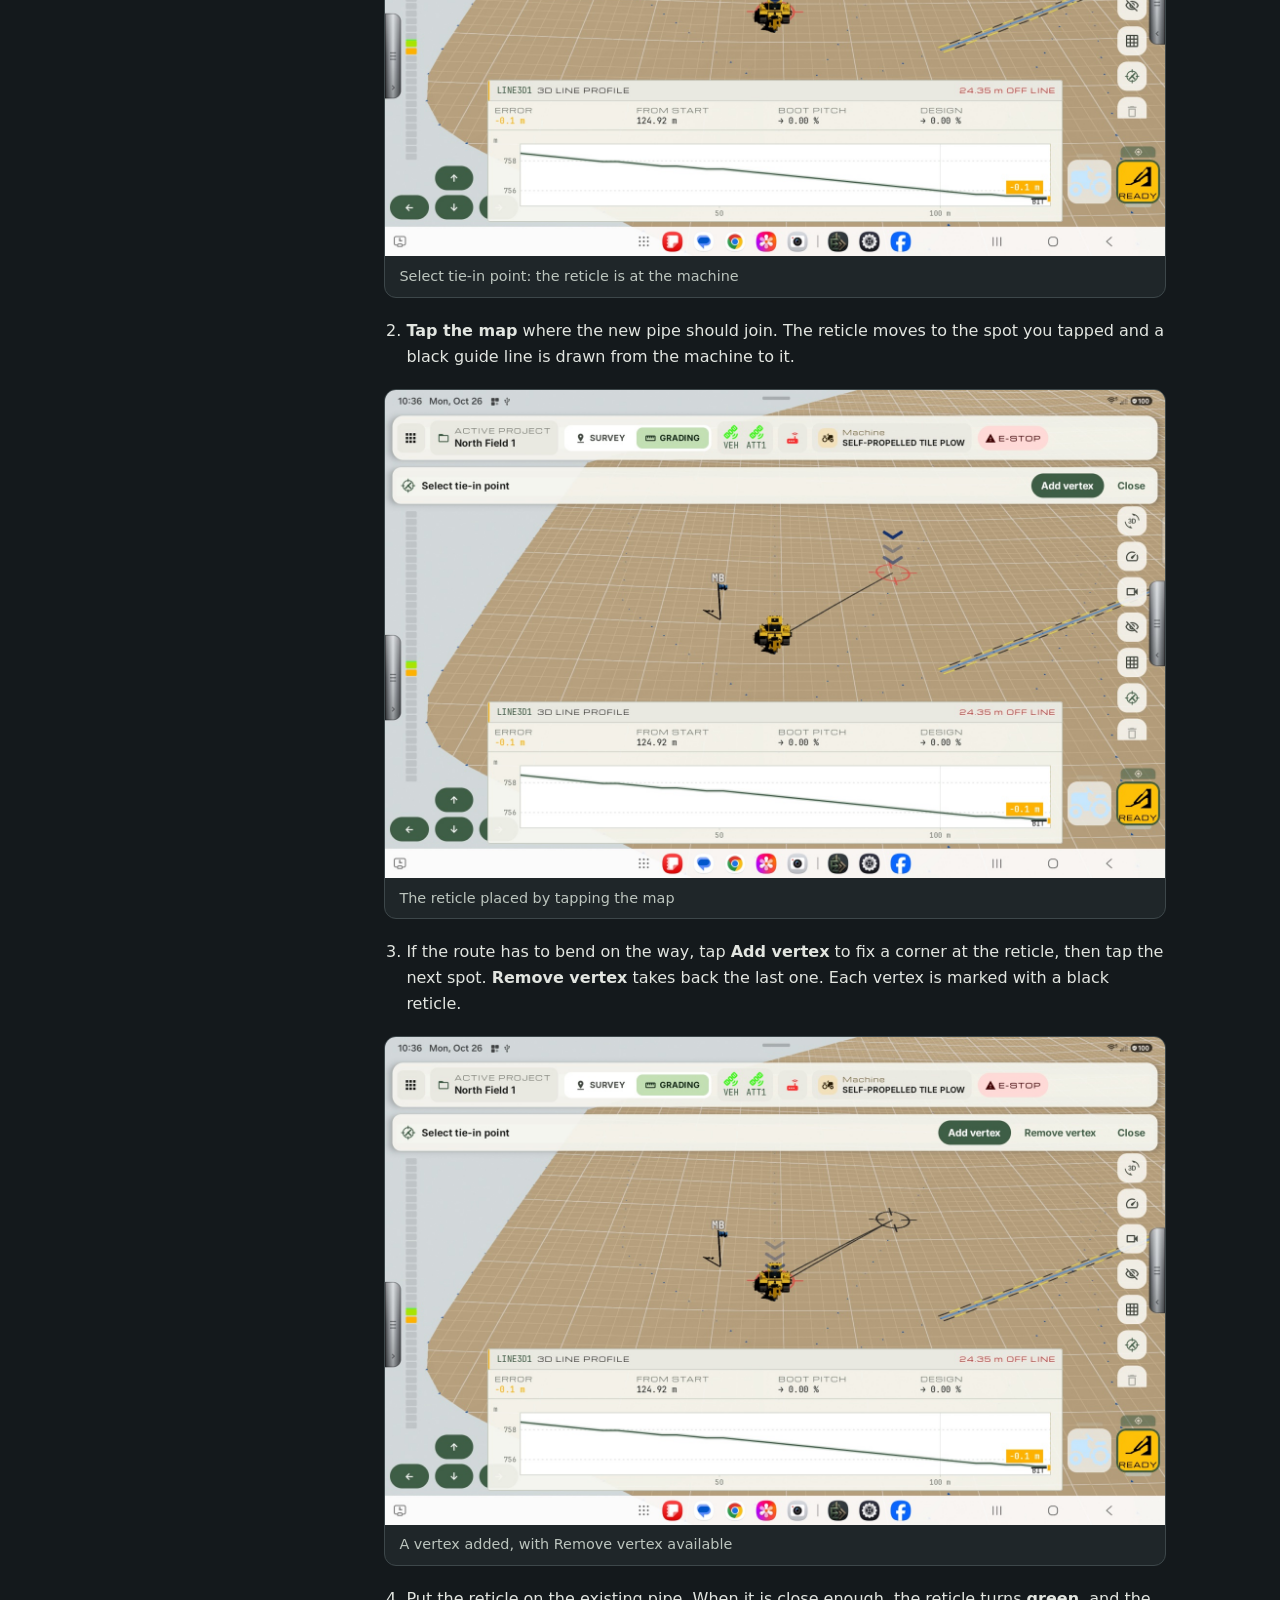
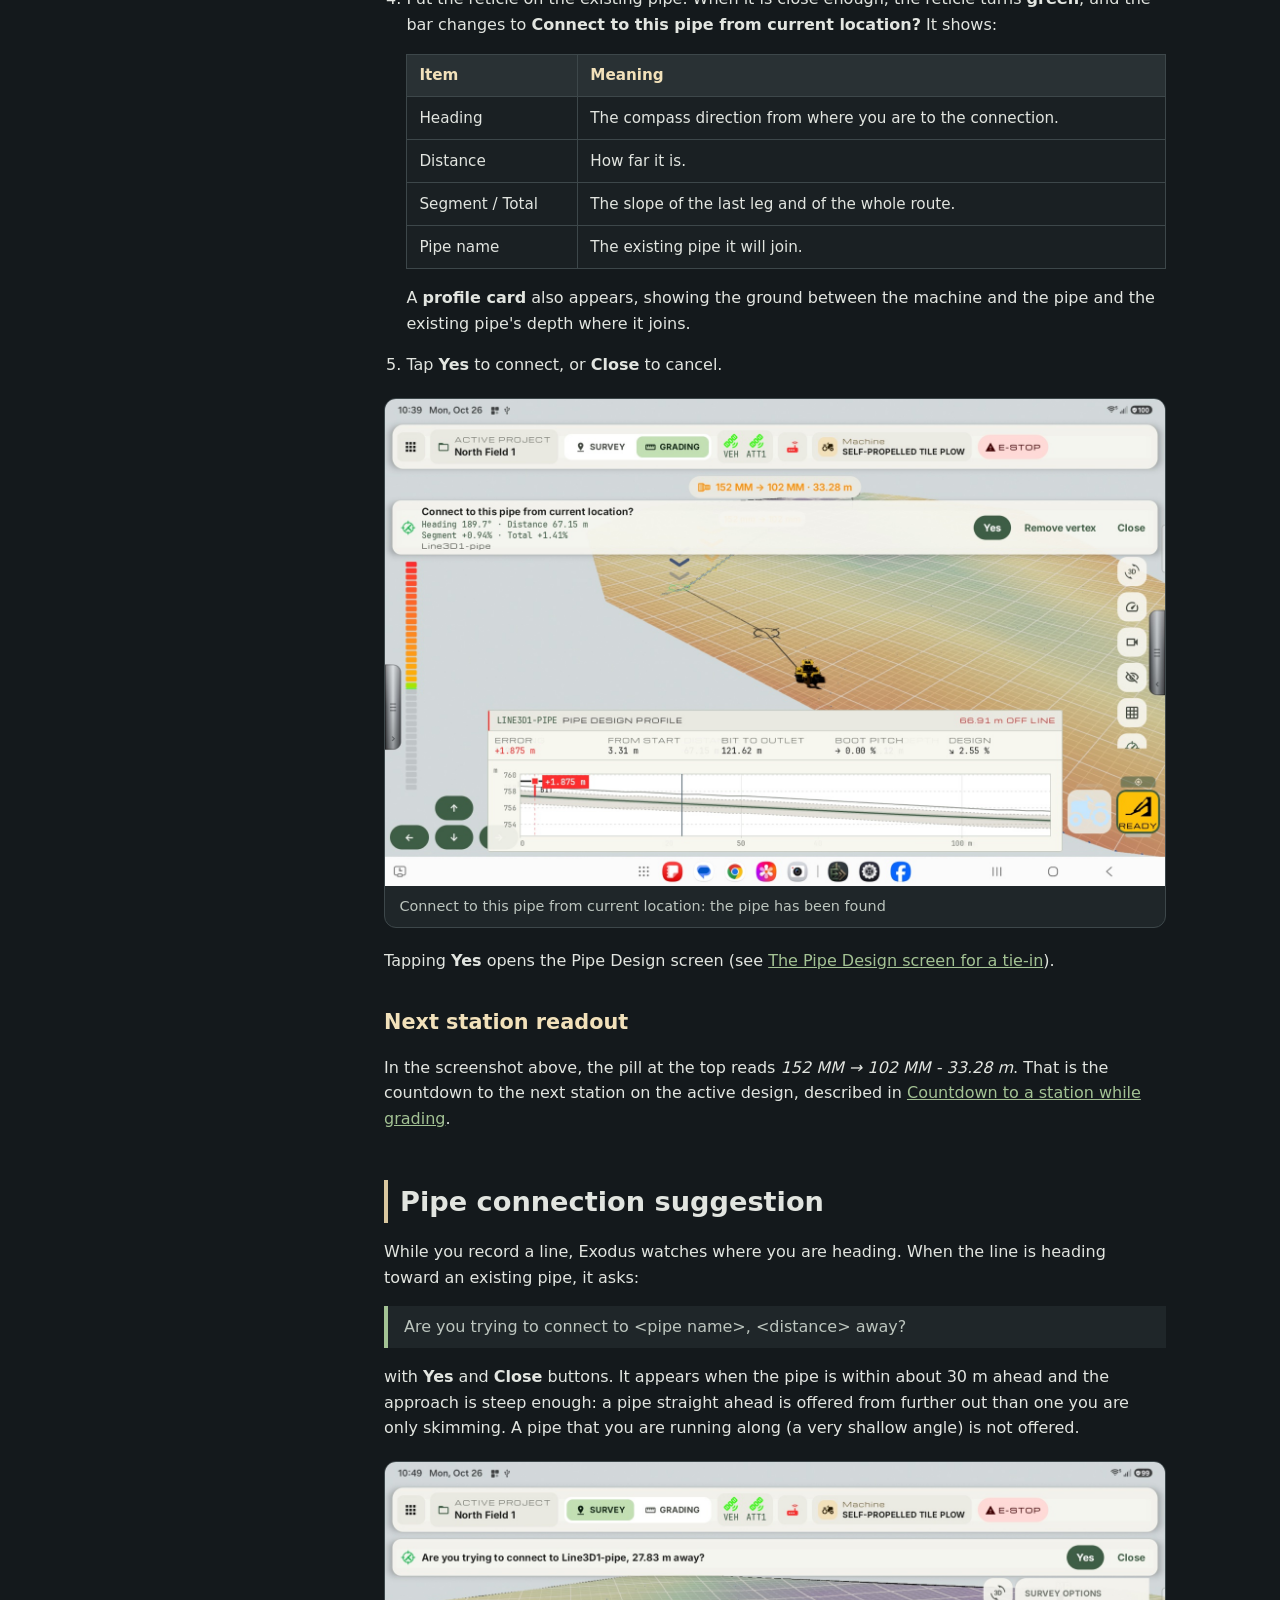
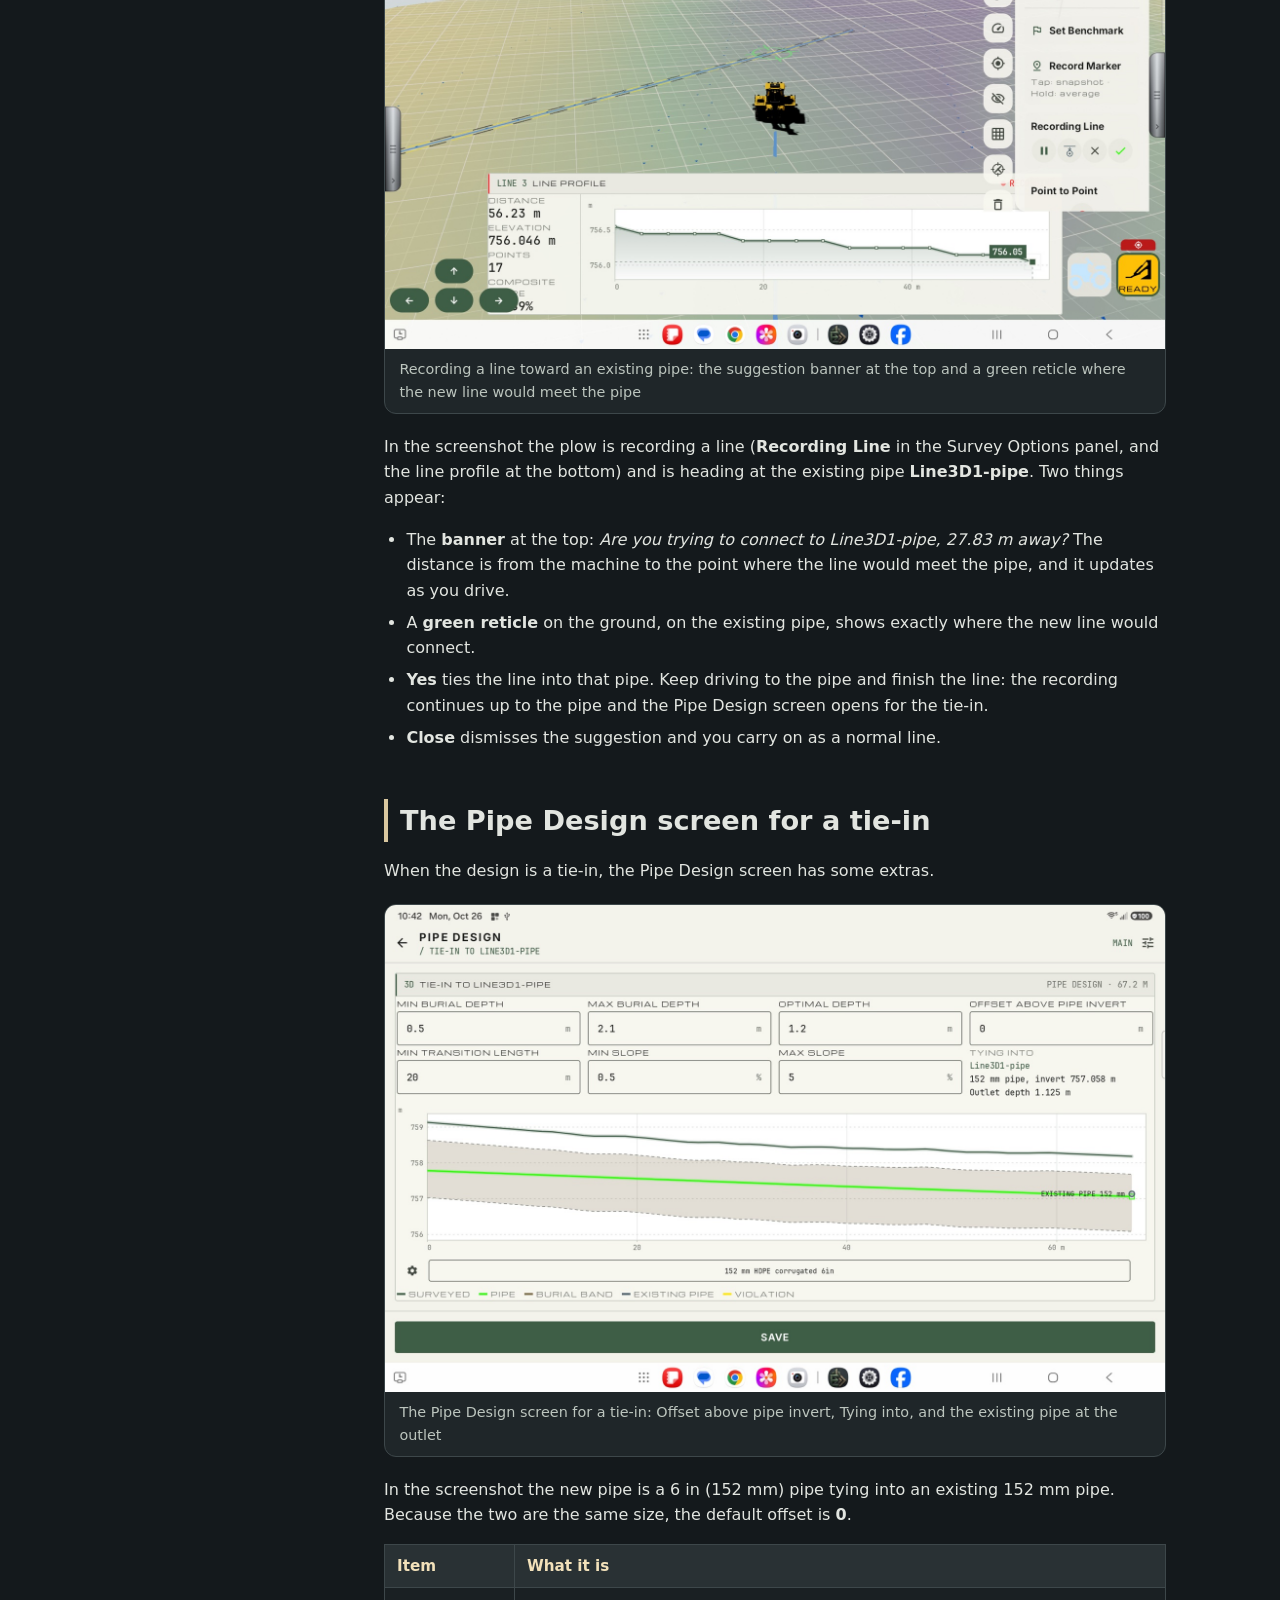
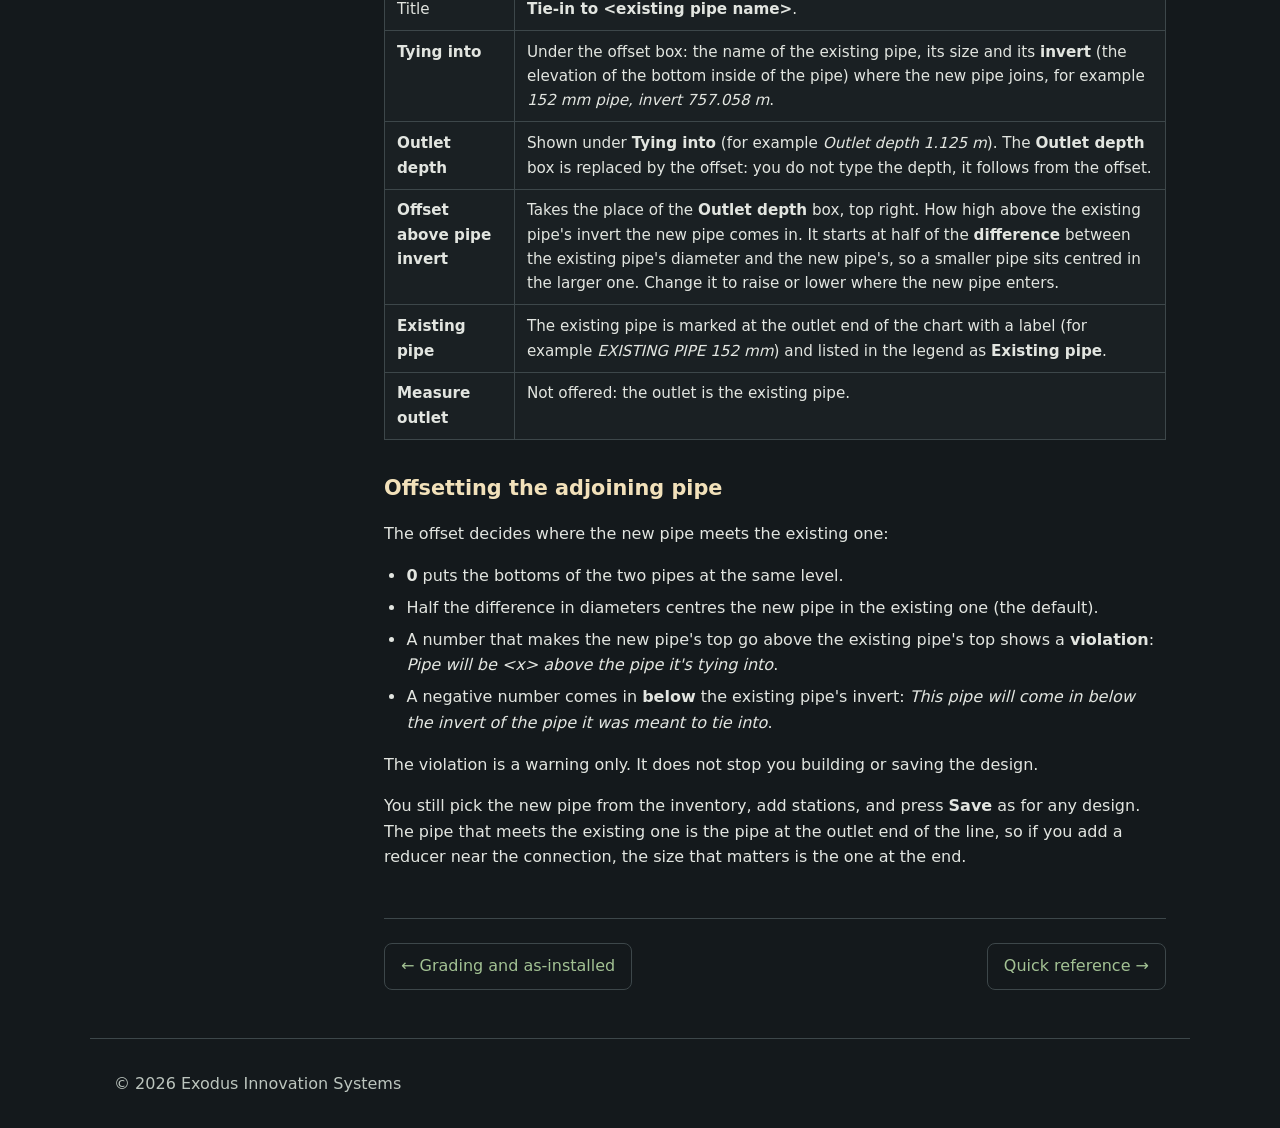
<file: manual/tie-in.html>
<!doctype html>
<html lang="en">
<head>
  <meta charset="utf-8">
  <meta name="viewport" content="width=device-width, initial-scale=1">
  <title>Tie-ins — Exodus User Manual</title>
  <meta name="description" content="Tap the map to place the connection, or let Exodus notice you are heading toward an existing pipe and offer to tie in. The design then sets the new pipe&#x27;s outlet to meet the existing one.">
  <meta name="theme-color" content="#14191C">
  <link rel="icon" type="image/png" href="../images/emblem.png">
  <link rel="stylesheet" href="../styles.css">
</head>
<body>
  <header class="nav">
    <a class="brand" href="../index.html"><img src="../images/emblem.png" alt="" width="40" height="40"><img class="wordmark" src="../images/brand-label.png" alt="Exodus Innovation Systems" height="36"></a>
    <nav>
      <a href="../index.html#app">The App</a>
      <a href="../index.html#capabilities">Capabilities</a>
      <a href="index.html">Manual</a>
      <a href="../index.html#how">How it works</a>
      <a href="../index.html#contact">Contact</a>
    </nav>
  </header>

  <div class="doc-wrap">
    <nav class="doc-nav" aria-label="Manual chapters"><p class="doc-nav-title"><a href="index.html">User Manual</a></p><ol><li><a href="getting-started.html">Getting started</a></li><li><a href="survey.html">Survey run screen</a></li><li><a href="gps-diagnostics.html">GPS Diagnostics</a></li><li><a href="tile-plow.html">Tile plow run screen</a></li><li><a href="pipe-design.html">Pipe design</a></li><li><a href="grading.html">Grading and as-installed</a></li><li class="on"><a href="tie-in.html">Tie-ins</a></li><li><a href="quick-reference.html">Quick reference</a></li></ol></nav>
    <main class="doc">
      <p class="crumb"><a href="index.html">User Manual</a> &rsaquo; Tie-ins</p>
      <p class="eyebrow">Tie-ins</p>
      <h1 class="doc-title">Join new pipe to existing pipe with confidence.</h1>
      <p class="lead">Tap the map to place the connection, or let Exodus notice you are heading toward an existing pipe and offer to tie in. The design then sets the new pipe's outlet to meet the existing one.</p>
      <div class="cards highlights"><article><h3>Tap-to-select</h3><p>Place the reticle on the map, add vertices for corners, and it turns green when it finds the pipe.</p></article><article><h3>Suggestions while you record</h3><p>Exodus asks you when your line heads toward an existing pipe.</p></article><article><h3>Offset above pipe invert</h3><p>A sensible default centers a smaller pipe in a larger one, and you can adjust it.</p></article><article><h3>Clear warnings</h3><p>If the pipes will not meet properly, the design says so in plain words.</p></article></div>
      <p class="on-page">On this page: <a href="#tie-in">Tie-in: connecting a new pipe to an existing pipe</a> · <a href="#pipe-suggestion">Pipe connection suggestion</a> · <a href="#tie-in-design">The Pipe Design screen for a tie-in</a></p>
      <div class="chap" id="tie-in"><h2>Tie-in: connecting a new pipe to an existing pipe</h2><p>A <strong>tie-in</strong> makes a new pipe run into a pipe that has already been designed. The new pipe's outlet is fixed to the existing pipe, and the design offers an offset so the two meet properly.</p>
<p>There are two ways to start one:</p>
<ul><li><strong>Select it on the screen</strong> (this section).</li><li><strong>Let Exodus suggest it</strong> while you record a line (see <a href="tie-in.html#pipe-suggestion" class="xref">Pipe connection suggestion</a>).</li></ul>
<h3 id="select-a-tie-in-by-tapping-the-screen">Select a tie-in by tapping the screen</h3>
<ol><li>Tap the <strong>crosshair</strong> button in the right-hand column. A bar opens at the top reading <strong>Select tie-in point</strong>. A red reticle and a line to the machine show where it will connect.</li></ol>
<figure><img src="../images/manual/tie-in/150-tiein-select.jpg" alt="Select tie-in point: the reticle is at the machine" loading="lazy"><figcaption>Select tie-in point: the reticle is at the machine</figcaption></figure>
<ol start="2"><li><strong>Tap the map</strong> where the new pipe should join. The reticle moves to the spot you tapped and a black guide line is drawn from the machine to it.</li></ol>
<figure><img src="../images/manual/tie-in/151-tiein-reticle-moved.jpg" alt="The reticle placed by tapping the map" loading="lazy"><figcaption>The reticle placed by tapping the map</figcaption></figure>
<ol start="3"><li>If the route has to bend on the way, tap <strong>Add vertex</strong> to fix a corner at the reticle, then tap the next spot. <strong>Remove vertex</strong> takes back the last one. Each vertex is marked with a black reticle.</li></ol>
<figure><img src="../images/manual/tie-in/152-tiein-vertex.jpg" alt="A vertex added, with Remove vertex available" loading="lazy"><figcaption>A vertex added, with Remove vertex available</figcaption></figure>
<ol start="4"><li>Put the reticle on the existing pipe. When it is close enough, the reticle turns <strong>green</strong>, and the bar changes to <strong>Connect to this pipe from current location?</strong> It shows:<div class="tbl"><table><thead><tr><th>Item</th><th>Meaning</th></tr></thead><tbody><tr><td>Heading</td><td>The compass direction from where you are to the connection.</td></tr><tr><td>Distance</td><td>How far it is.</td></tr><tr><td>Segment / Total</td><td>The slope of the last leg and of the whole route.</td></tr><tr><td>Pipe name</td><td>The existing pipe it will join.</td></tr></tbody></table></div><p>A <strong>profile card</strong> also appears, showing the ground between the machine and the pipe and the existing pipe's depth where it joins.</p></li><li>Tap <strong>Yes</strong> to connect, or <strong>Close</strong> to cancel.</li></ol>
<figure><img src="../images/manual/tie-in/153-tiein-pipe-found.jpg" alt="Connect to this pipe from current location: the pipe has been found" loading="lazy"><figcaption>Connect to this pipe from current location: the pipe has been found</figcaption></figure>
<p>Tapping <strong>Yes</strong> opens the Pipe Design screen (see <a href="tie-in.html#tie-in-design" class="xref">The Pipe Design screen for a tie-in</a>).</p>
<h3 id="next-station-readout">Next station readout</h3>
<p>In the screenshot above, the pill at the top reads <em>152 MM → 102 MM - 33.28 m</em>. That is the countdown to the next station on the active design, described in <a href="grading.html#station-countdown" class="xref">Countdown to a station while grading</a>.</p></div>
<div class="chap" id="pipe-suggestion"><h2>Pipe connection suggestion</h2><p>While you record a line, Exodus watches where you are heading. When the line is heading toward an existing pipe, it asks:</p>
<blockquote>Are you trying to connect to &lt;pipe name&gt;, &lt;distance&gt; away?</blockquote>
<p>with <strong>Yes</strong> and <strong>Close</strong> buttons. It appears when the pipe is within about 30 m ahead and the approach is steep enough: a pipe straight ahead is offered from further out than one you are only skimming. A pipe that you are running along (a very shallow angle) is not offered.</p>
<figure><img src="../images/manual/tie-in/156-pipe-suggestion.jpg" alt="Recording a line toward an existing pipe: the suggestion banner at the top and a green reticle where the new line would meet the pipe" loading="lazy"><figcaption>Recording a line toward an existing pipe: the suggestion banner at the top and a green reticle where the new line would meet the pipe</figcaption></figure>
<p>In the screenshot the plow is recording a line (<strong>Recording Line</strong> in the Survey Options panel, and the line profile at the bottom) and is heading at the existing pipe <strong>Line3D1-pipe</strong>. Two things appear:</p>
<ul><li>The <strong>banner</strong> at the top: <em>Are you trying to connect to Line3D1-pipe, 27.83 m away?</em> The distance is from the machine to the point where the line would meet the pipe, and it updates as you drive.</li><li>A <strong>green reticle</strong> on the ground, on the existing pipe, shows exactly where the new line would connect.</li><li><strong>Yes</strong> ties the line into that pipe. Keep driving to the pipe and finish the line: the recording continues up to the pipe and the Pipe Design screen opens for the tie-in.</li><li><strong>Close</strong> dismisses the suggestion and you carry on as a normal line.</li></ul></div>
<div class="chap" id="tie-in-design"><h2>The Pipe Design screen for a tie-in</h2><p>When the design is a tie-in, the Pipe Design screen has some extras.</p>
<figure><img src="../images/manual/tie-in/154-tiein-design-offset.jpg" alt="The Pipe Design screen for a tie-in: Offset above pipe invert, Tying into, and the existing pipe at the outlet" loading="lazy"><figcaption>The Pipe Design screen for a tie-in: Offset above pipe invert, Tying into, and the existing pipe at the outlet</figcaption></figure>
<p>In the screenshot the new pipe is a 6 in (152 mm) pipe tying into an existing 152 mm pipe. Because the two are the same size, the default offset is <strong>0</strong>.</p>
<div class="tbl"><table><thead><tr><th>Item</th><th>What it is</th></tr></thead><tbody><tr><td>Title</td><td><strong>Tie-in to &lt;existing pipe name&gt;</strong>.</td></tr><tr><td><strong>Tying into</strong></td><td>Under the offset box: the name of the existing pipe, its size and its <strong>invert</strong> (the elevation of the bottom inside of the pipe) where the new pipe joins, for example <em>152 mm pipe, invert 757.058 m</em>.</td></tr><tr><td><strong>Outlet depth</strong></td><td>Shown under <strong>Tying into</strong> (for example <em>Outlet depth 1.125 m</em>). The <strong>Outlet depth</strong> box is replaced by the offset: you do not type the depth, it follows from the offset.</td></tr><tr><td><strong>Offset above pipe invert</strong></td><td>Takes the place of the <strong>Outlet depth</strong> box, top right. How high above the existing pipe's invert the new pipe comes in. It starts at half of the <strong>difference</strong> between the existing pipe's diameter and the new pipe's, so a smaller pipe sits centred in the larger one. Change it to raise or lower where the new pipe enters.</td></tr><tr><td><strong>Existing pipe</strong></td><td>The existing pipe is marked at the outlet end of the chart with a label (for example <em>EXISTING PIPE 152 mm</em>) and listed in the legend as <strong>Existing pipe</strong>.</td></tr><tr><td><strong>Measure outlet</strong></td><td>Not offered: the outlet is the existing pipe.</td></tr></tbody></table></div>
<h3 id="offsetting-the-adjoining-pipe">Offsetting the adjoining pipe</h3>
<p>The offset decides where the new pipe meets the existing one:</p>
<ul><li><strong>0</strong> puts the bottoms of the two pipes at the same level.</li><li>Half the difference in diameters centres the new pipe in the existing one (the default).</li><li>A number that makes the new pipe's top go above the existing pipe's top shows a <strong>violation</strong>: <em>Pipe will be &lt;x&gt; above the pipe it's tying into</em>.</li><li>A negative number comes in <strong>below</strong> the existing pipe's invert: <em>This pipe will come in below the invert of the pipe it was meant to tie into</em>.</li></ul>
<p>The violation is a warning only. It does not stop you building or saving the design.</p>
<p>You still pick the new pipe from the inventory, add stations, and press <strong>Save</strong> as for any design. The pipe that meets the existing one is the pipe at the outlet end of the line, so if you add a reducer near the connection, the size that matters is the one at the end.</p></div>
      <div class="pager"><a class="prev" href="grading.html">&larr; Grading and as-installed</a><a class="next" href="quick-reference.html">Quick reference &rarr;</a></div>
    </main>
  </div>
  <footer>© <span id="year"></span> Exodus Innovation Systems</footer>
  <script>document.getElementById('year').textContent = new Date().getFullYear();</script>
</body>
</html>
</file>
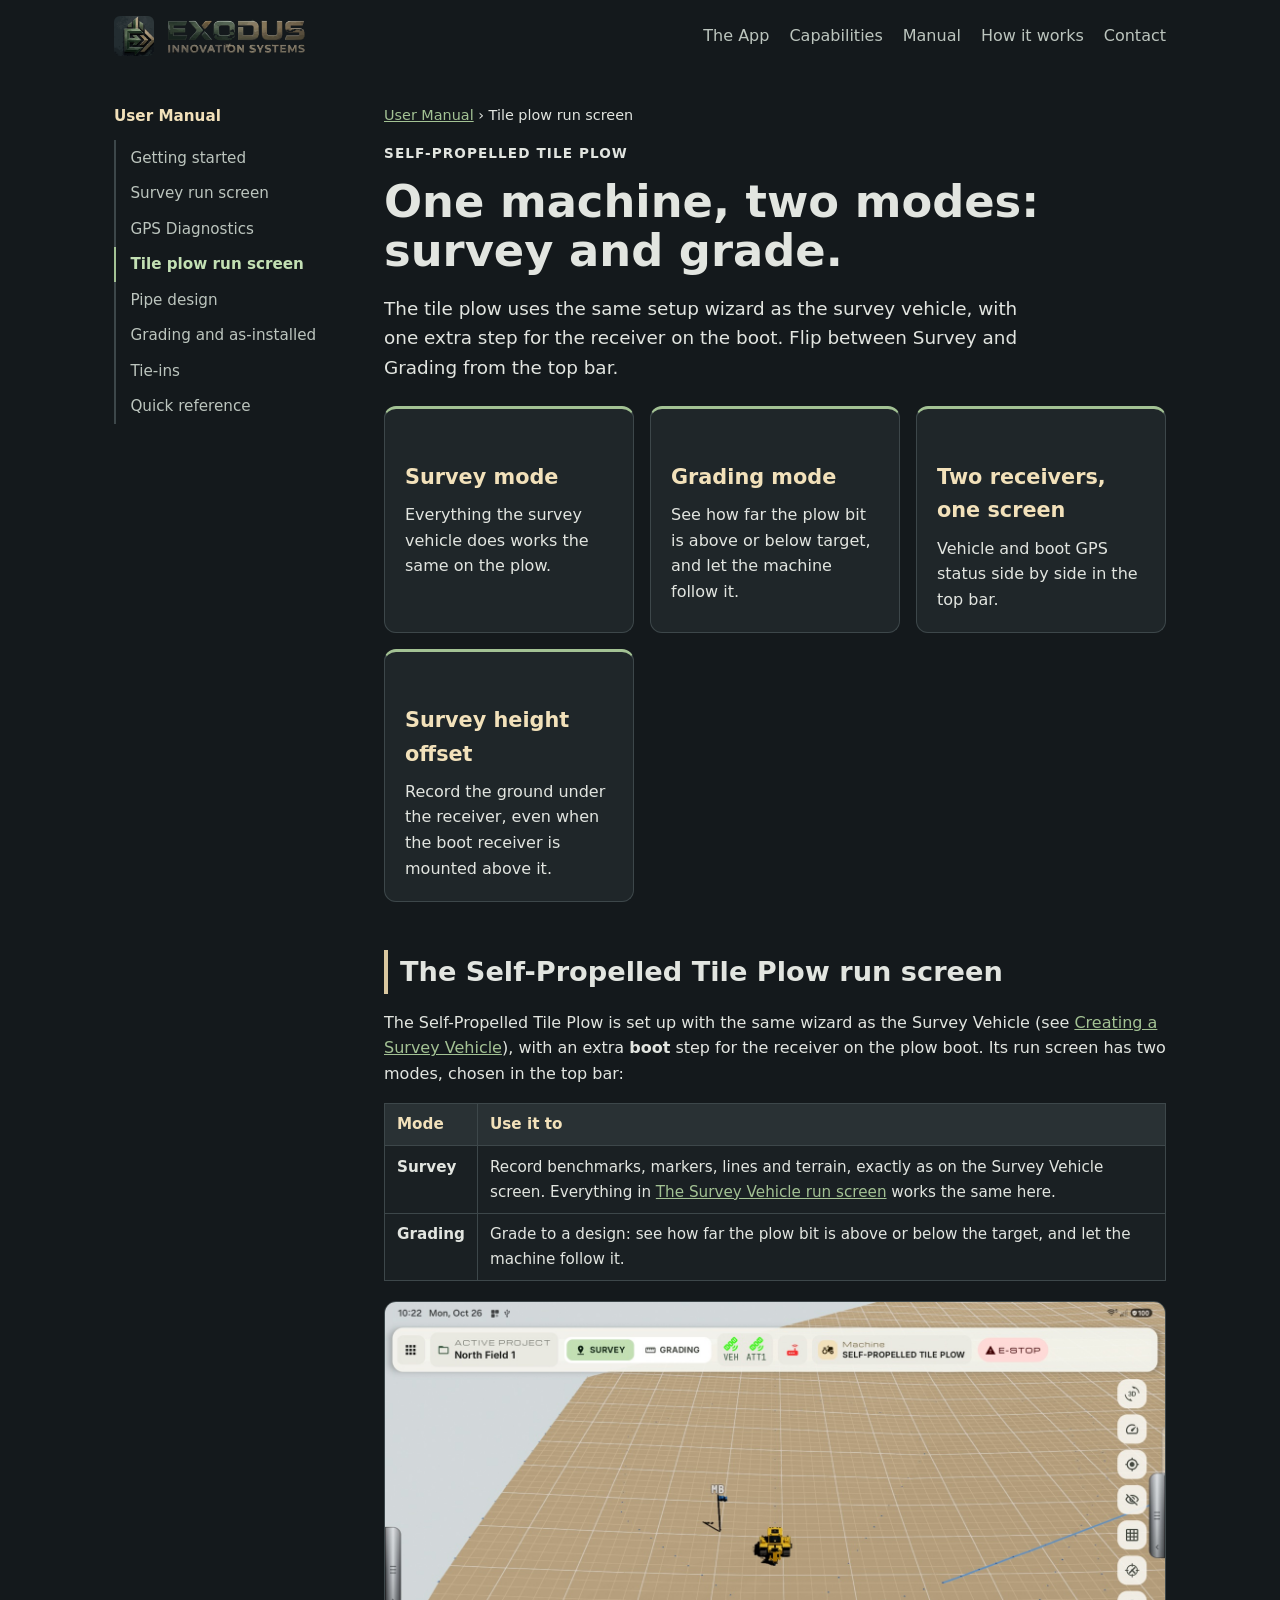
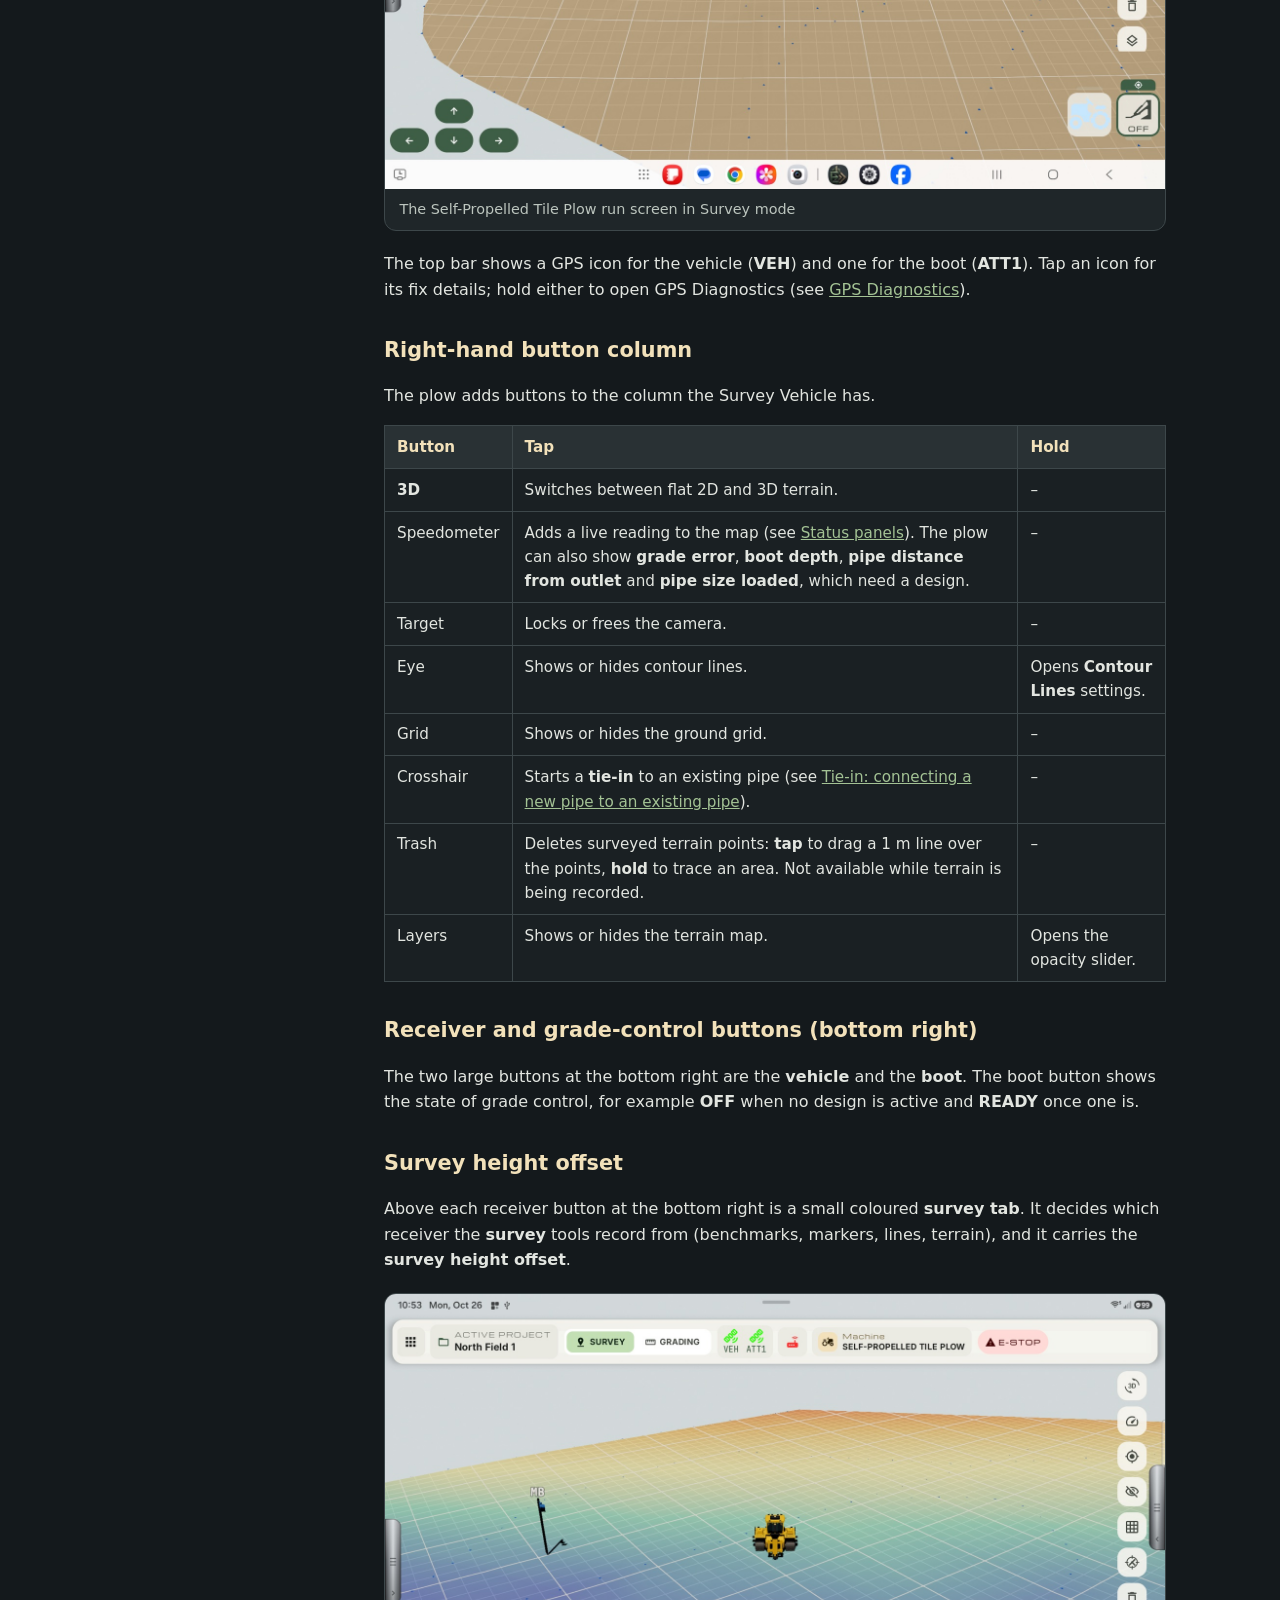
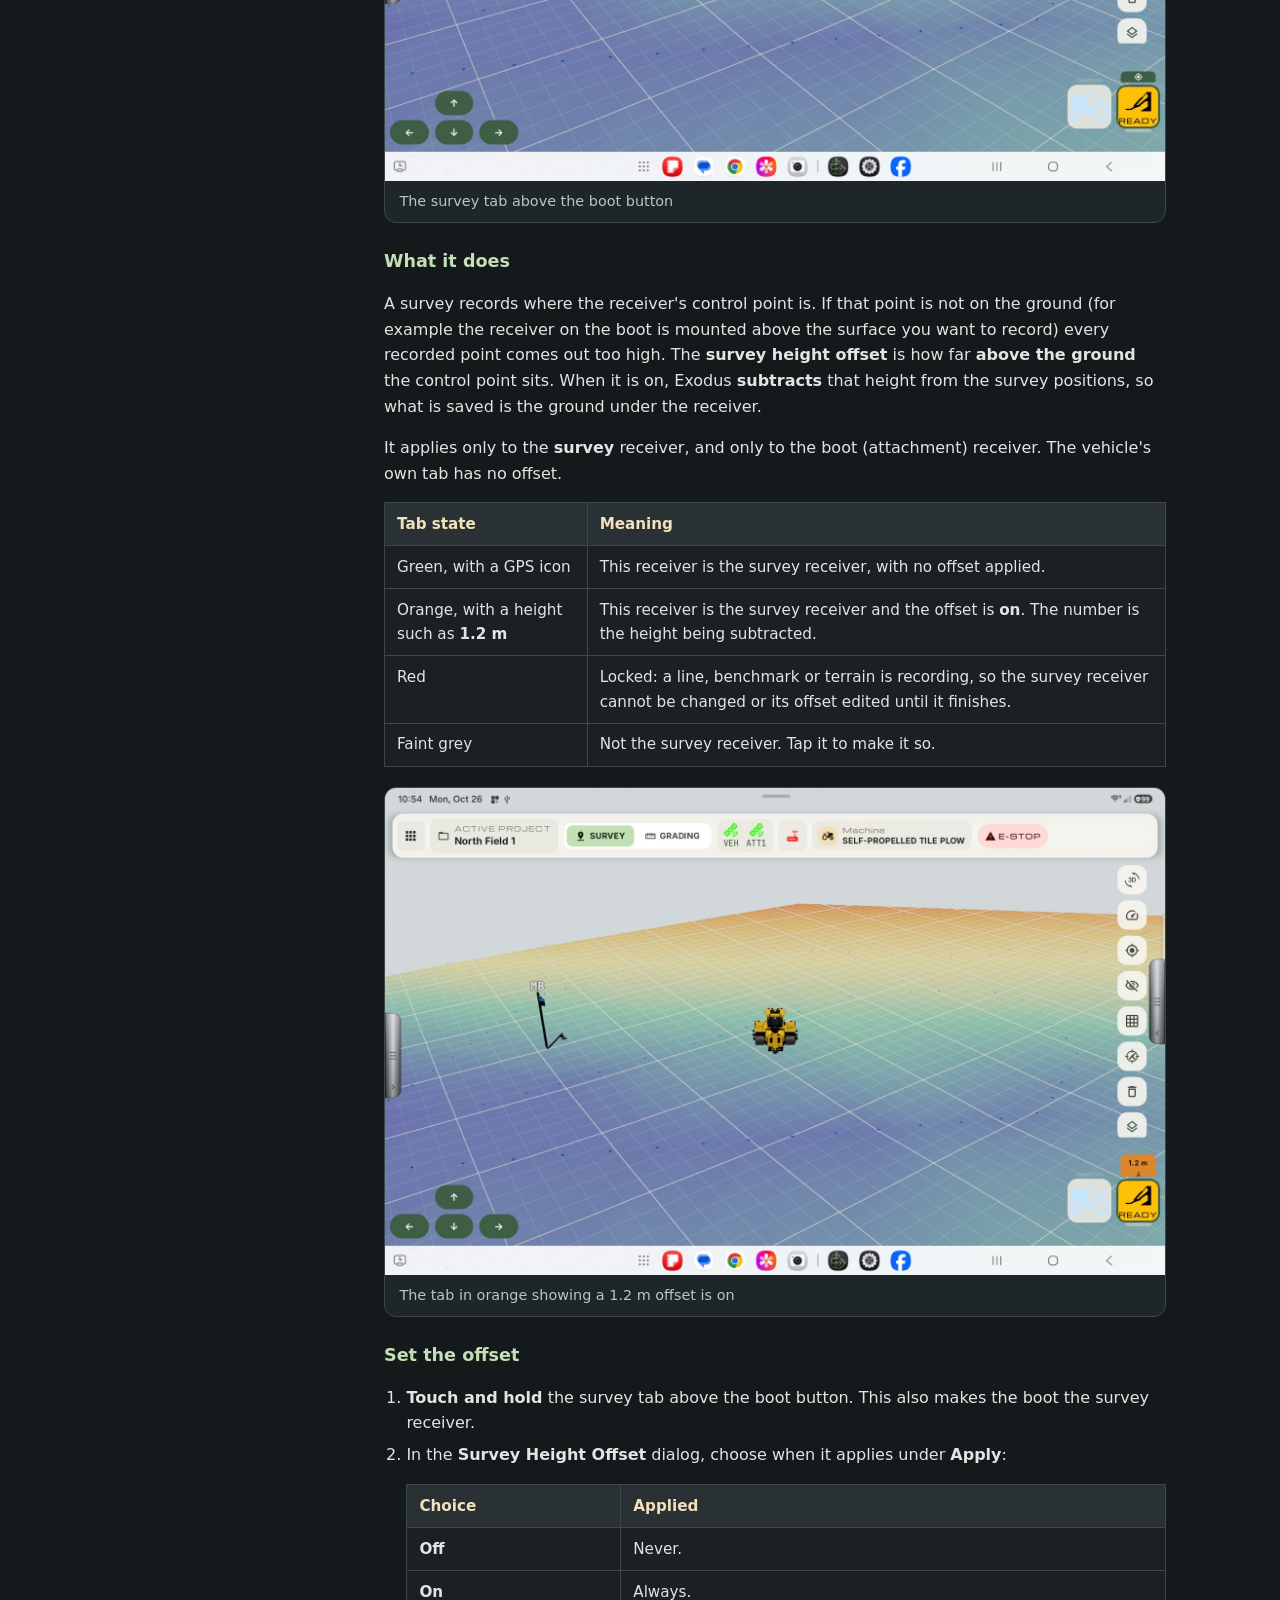
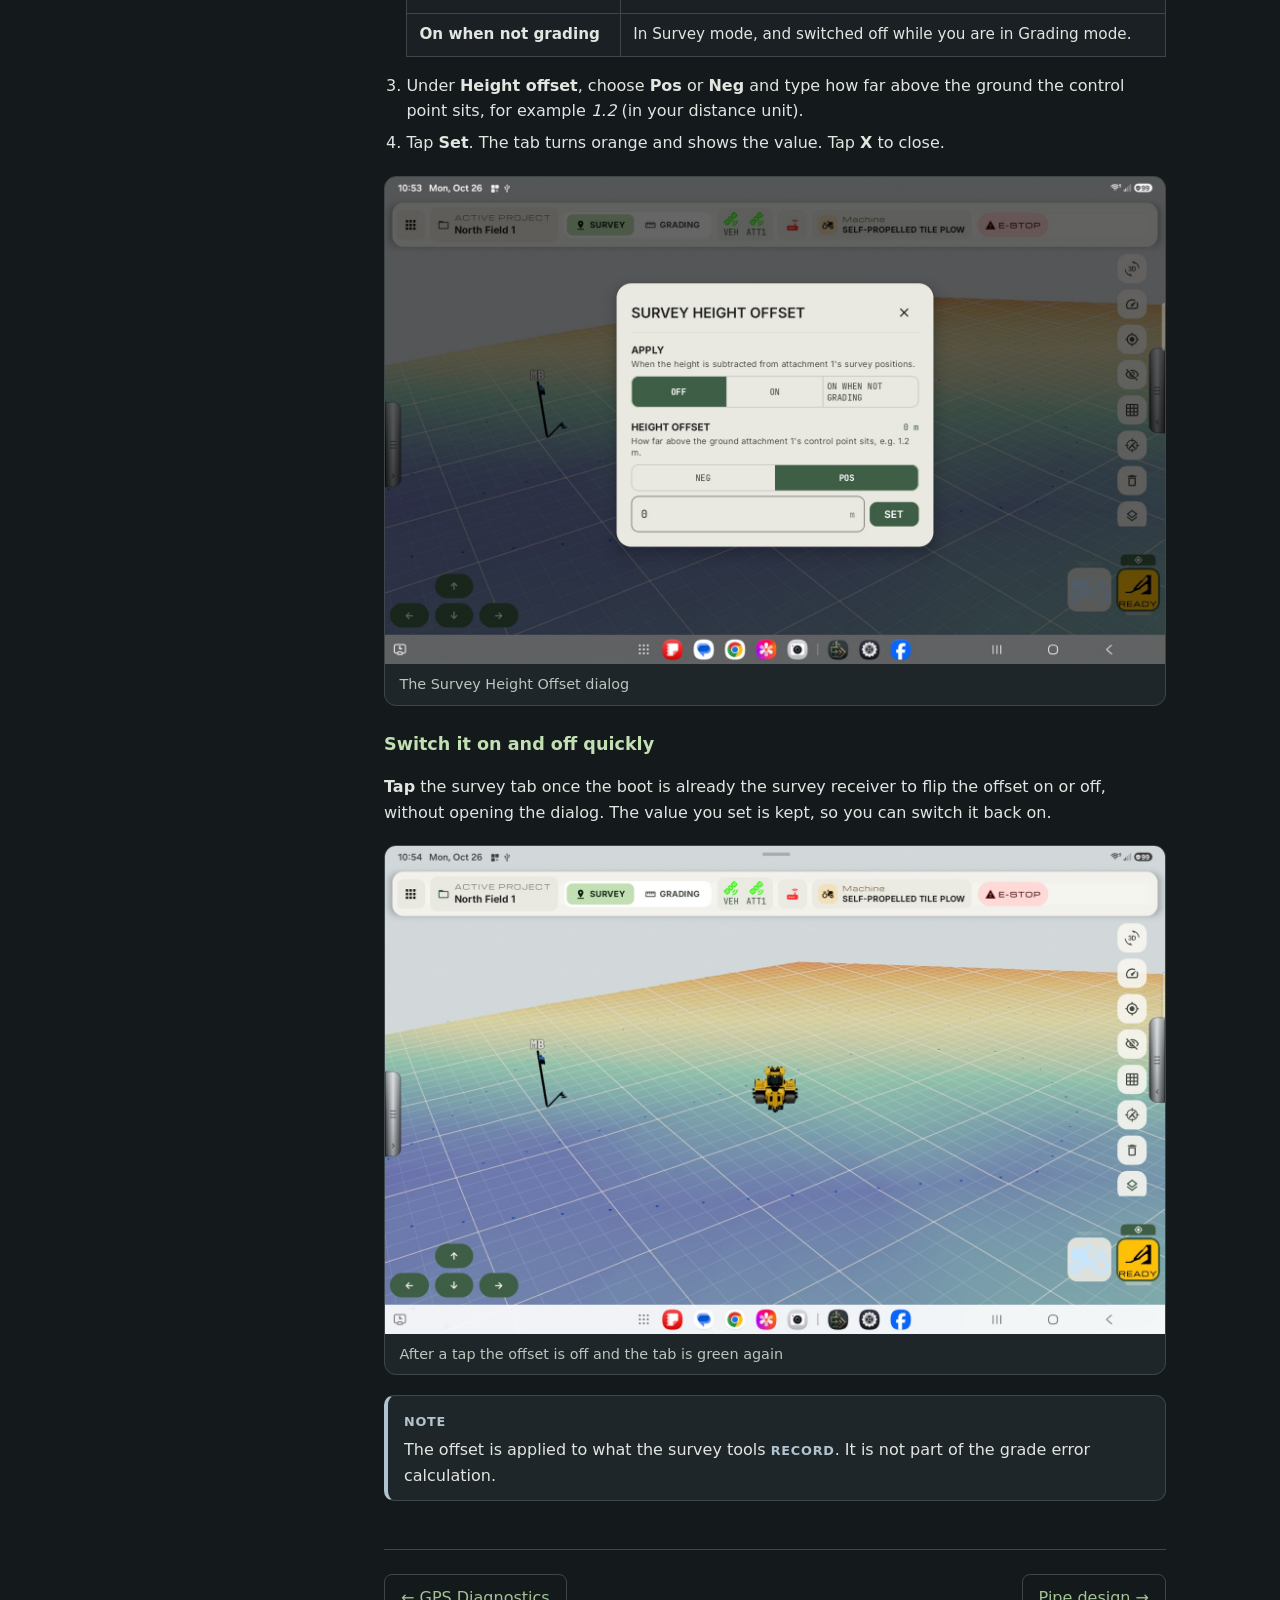
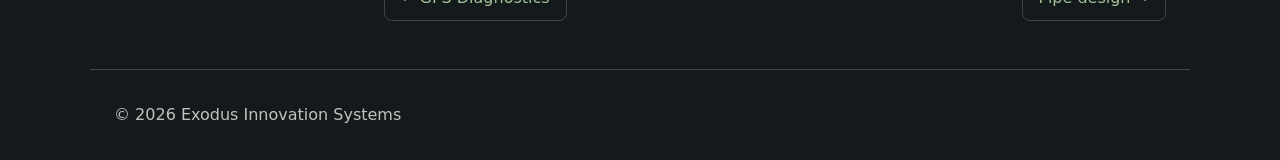
<file: manual/tile-plow.html>
<!doctype html>
<html lang="en">
<head>
  <meta charset="utf-8">
  <meta name="viewport" content="width=device-width, initial-scale=1">
  <title>Tile plow run screen — Exodus User Manual</title>
  <meta name="description" content="The tile plow uses the same setup wizard as the survey vehicle, with one extra step for the receiver on the boot. Flip between Survey and Grading from the top bar.">
  <meta name="theme-color" content="#14191C">
  <link rel="icon" type="image/png" href="../images/emblem.png">
  <link rel="stylesheet" href="../styles.css">
</head>
<body>
  <header class="nav">
    <a class="brand" href="../index.html"><img src="../images/emblem.png" alt="" width="40" height="40"><img class="wordmark" src="../images/brand-label.png" alt="Exodus Innovation Systems" height="36"></a>
    <nav>
      <a href="../index.html#app">The App</a>
      <a href="../index.html#capabilities">Capabilities</a>
      <a href="index.html">Manual</a>
      <a href="../index.html#how">How it works</a>
      <a href="../index.html#contact">Contact</a>
    </nav>
  </header>

  <div class="doc-wrap">
    <nav class="doc-nav" aria-label="Manual chapters"><p class="doc-nav-title"><a href="index.html">User Manual</a></p><ol><li><a href="getting-started.html">Getting started</a></li><li><a href="survey.html">Survey run screen</a></li><li><a href="gps-diagnostics.html">GPS Diagnostics</a></li><li class="on"><a href="tile-plow.html">Tile plow run screen</a></li><li><a href="pipe-design.html">Pipe design</a></li><li><a href="grading.html">Grading and as-installed</a></li><li><a href="tie-in.html">Tie-ins</a></li><li><a href="quick-reference.html">Quick reference</a></li></ol></nav>
    <main class="doc">
      <p class="crumb"><a href="index.html">User Manual</a> &rsaquo; Tile plow run screen</p>
      <p class="eyebrow">Self-Propelled Tile Plow</p>
      <h1 class="doc-title">One machine, two modes: survey and grade.</h1>
      <p class="lead">The tile plow uses the same setup wizard as the survey vehicle, with one extra step for the receiver on the boot. Flip between Survey and Grading from the top bar.</p>
      <div class="cards highlights"><article><h3>Survey mode</h3><p>Everything the survey vehicle does works the same on the plow.</p></article><article><h3>Grading mode</h3><p>See how far the plow bit is above or below target, and let the machine follow it.</p></article><article><h3>Two receivers, one screen</h3><p>Vehicle and boot GPS status side by side in the top bar.</p></article><article><h3>Survey height offset</h3><p>Record the ground under the receiver, even when the boot receiver is mounted above it.</p></article></div>
      
      <div class="chap" id="tile-plow"><h2>The Self-Propelled Tile Plow run screen</h2><p>The Self-Propelled Tile Plow is set up with the same wizard as the Survey Vehicle (see <a href="getting-started.html#creating-a-survey-vehicle-intro" class="xref">Creating a Survey Vehicle</a>), with an extra <strong>boot</strong> step for the receiver on the plow boot. Its run screen has two modes, chosen in the top bar:</p>
<div class="tbl"><table><thead><tr><th>Mode</th><th>Use it to</th></tr></thead><tbody><tr><td><strong>Survey</strong></td><td>Record benchmarks, markers, lines and terrain, exactly as on the Survey Vehicle screen. Everything in <a href="survey.html#the-survey-vehicle-run-screen-intro" class="xref">The Survey Vehicle run screen</a> works the same here.</td></tr><tr><td><strong>Grading</strong></td><td>Grade to a design: see how far the plow bit is above or below the target, and let the machine follow it.</td></tr></tbody></table></div>
<figure><img src="../images/manual/tile-plow/100-plow-run-screen.jpg" alt="The Self-Propelled Tile Plow run screen in Survey mode" loading="lazy"><figcaption>The Self-Propelled Tile Plow run screen in Survey mode</figcaption></figure>
<p>The top bar shows a GPS icon for the vehicle (<strong>VEH</strong>) and one for the boot (<strong>ATT1</strong>). Tap an icon for its fix details; hold either to open GPS Diagnostics (see <a href="gps-diagnostics.html#gps-diagnostics" class="xref">GPS Diagnostics</a>).</p>
<h3 id="right-hand-button-column">Right-hand button column</h3>
<p>The plow adds buttons to the column the Survey Vehicle has.</p>
<div class="tbl"><table><thead><tr><th>Button</th><th>Tap</th><th>Hold</th></tr></thead><tbody><tr><td><strong>3D</strong></td><td>Switches between flat 2D and 3D terrain.</td><td>–</td></tr><tr><td>Speedometer</td><td>Adds a live reading to the map (see <a href="survey.html#status-panels" class="xref">Status panels</a>). The plow can also show <strong>grade error</strong>, <strong>boot depth</strong>, <strong>pipe distance from outlet</strong> and <strong>pipe size loaded</strong>, which need a design.</td><td>–</td></tr><tr><td>Target</td><td>Locks or frees the camera.</td><td>–</td></tr><tr><td>Eye</td><td>Shows or hides contour lines.</td><td>Opens <strong>Contour Lines</strong> settings.</td></tr><tr><td>Grid</td><td>Shows or hides the ground grid.</td><td>–</td></tr><tr><td>Crosshair</td><td>Starts a <strong>tie-in</strong> to an existing pipe (see <a href="tie-in.html#tie-in" class="xref">Tie-in: connecting a new pipe to an existing pipe</a>).</td><td>–</td></tr><tr><td>Trash</td><td>Deletes surveyed terrain points: <strong>tap</strong> to drag a 1 m line over the points, <strong>hold</strong> to trace an area. Not available while terrain is being recorded.</td><td>–</td></tr><tr><td>Layers</td><td>Shows or hides the terrain map.</td><td>Opens the opacity slider.</td></tr></tbody></table></div>
<h3 id="receiver-and-grade-control-buttons-bottom-right">Receiver and grade-control buttons (bottom right)</h3>
<p>The two large buttons at the bottom right are the <strong>vehicle</strong> and the <strong>boot</strong>. The boot button shows the state of grade control, for example <strong>OFF</strong> when no design is active and <strong>READY</strong> once one is.</p>
<a id="survey-height-offset"></a>
<h3 id="survey-height-offset">Survey height offset</h3>
<p>Above each receiver button at the bottom right is a small coloured <strong>survey tab</strong>. It decides which receiver the <strong>survey</strong> tools record from (benchmarks, markers, lines, terrain), and it carries the <strong>survey height offset</strong>.</p>
<figure><img src="../images/manual/tile-plow/160-survey-offset-tab.jpg" alt="The survey tab above the boot button" loading="lazy"><figcaption>The survey tab above the boot button</figcaption></figure>
<h4 id="what-it-does">What it does</h4>
<p>A survey records where the receiver's control point is. If that point is not on the ground (for example the receiver on the boot is mounted above the surface you want to record) every recorded point comes out too high. The <strong>survey height offset</strong> is how far <strong>above the ground</strong> the control point sits. When it is on, Exodus <strong>subtracts</strong> that height from the survey positions, so what is saved is the ground under the receiver.</p>
<p>It applies only to the <strong>survey</strong> receiver, and only to the boot (attachment) receiver. The vehicle's own tab has no offset.</p>
<div class="tbl"><table><thead><tr><th>Tab state</th><th>Meaning</th></tr></thead><tbody><tr><td>Green, with a GPS icon</td><td>This receiver is the survey receiver, with no offset applied.</td></tr><tr><td>Orange, with a height such as <strong>1.2 m</strong></td><td>This receiver is the survey receiver and the offset is <strong>on</strong>. The number is the height being subtracted.</td></tr><tr><td>Red</td><td>Locked: a line, benchmark or terrain is recording, so the survey receiver cannot be changed or its offset edited until it finishes.</td></tr><tr><td>Faint grey</td><td>Not the survey receiver. Tap it to make it so.</td></tr></tbody></table></div>
<figure><img src="../images/manual/tile-plow/163-survey-offset-active-tab.jpg" alt="The tab in orange showing a 1.2 m offset is on" loading="lazy"><figcaption>The tab in orange showing a 1.2 m offset is on</figcaption></figure>
<h4 id="set-the-offset">Set the offset</h4>
<ol><li><strong>Touch and hold</strong> the survey tab above the boot button. This also makes the boot the survey receiver.</li><li>In the <strong>Survey Height Offset</strong> dialog, choose when it applies under <strong>Apply</strong>:<div class="tbl"><table><thead><tr><th>Choice</th><th>Applied</th></tr></thead><tbody><tr><td><strong>Off</strong></td><td>Never.</td></tr><tr><td><strong>On</strong></td><td>Always.</td></tr><tr><td><strong>On when not grading</strong></td><td>In Survey mode, and switched off while you are in Grading mode.</td></tr></tbody></table></div></li><li>Under <strong>Height offset</strong>, choose <strong>Pos</strong> or <strong>Neg</strong> and type how far above the ground the control point sits, for example <em>1.2</em> (in your distance unit).</li><li>Tap <strong>Set</strong>. The tab turns orange and shows the value. Tap <strong>X</strong> to close.</li></ol>
<figure><img src="../images/manual/tile-plow/161-survey-offset-dialog.jpg" alt="The Survey Height Offset dialog" loading="lazy"><figcaption>The Survey Height Offset dialog</figcaption></figure>
<h4 id="switch-it-on-and-off-quickly">Switch it on and off quickly</h4>
<p><strong>Tap</strong> the survey tab once the boot is already the survey receiver to flip the offset on or off, without opening the dialog. The value you set is kept, so you can switch it back on.</p>
<figure><img src="../images/manual/tile-plow/164-survey-offset-tap-off.jpg" alt="After a tap the offset is off and the tab is green again" loading="lazy"><figcaption>After a tap the offset is off and the tab is green again</figcaption></figure>
<div class="adm note"><strong>Note</strong><p>The offset is applied to what the survey tools <strong>record</strong>. It is not part of the grade error calculation.</p></div></div>
      <div class="pager"><a class="prev" href="gps-diagnostics.html">&larr; GPS Diagnostics</a><a class="next" href="pipe-design.html">Pipe design &rarr;</a></div>
    </main>
  </div>
  <footer>© <span id="year"></span> Exodus Innovation Systems</footer>
  <script>document.getElementById('year').textContent = new Date().getFullYear();</script>
</body>
</html>
</file>
<file: styles.css>
/* Exodus palette (from the app's ExodusDarkColorScheme) */
:root{
  --bg:#14191C; --surface:#1F2629; --surface-hi:#293134; --surface-lo:#1A2023;
  --fg:#E2E5E0; --muted:#BCC5BE; --outline:#3D474A;
  --moss:#A3C294; --moss-deep:#2F4A35; --moss-ink:#1B3322; --moss-light:#C3E0B4;
  --sand:#D9C79F; --sand-light:#F2E1BA;
  --slate:#AFC4CE;
}
*{box-sizing:border-box}
html{scroll-behavior:smooth}
body{margin:0;background:var(--bg);color:var(--fg);font:16px/1.6 system-ui,-apple-system,"Segoe UI",Roboto,sans-serif}
a{color:var(--moss)}
img{max-width:100%;height:auto;display:block}

.nav{display:flex;justify-content:space-between;align-items:center;flex-wrap:wrap;gap:.5rem 1.5rem;padding:1rem 1.5rem;max-width:1100px;margin:0 auto}
.nav nav{display:flex;flex-wrap:wrap;gap:1.25rem}
.nav nav a{text-decoration:none;color:var(--muted)}
.nav nav a:hover{color:var(--sand)}
.brand{display:flex;align-items:center;gap:.75rem}
.brand img:first-child{border-radius:6px}
.wordmark{height:36px;width:auto}

main,footer{max-width:1100px;margin:0 auto;padding:0 1.5rem}
section{padding:3rem 0}
h1{font-size:clamp(2.2rem,5.5vw,3.6rem);line-height:1.1;margin:0 0 1rem}
h1 span{color:var(--sand)}
h2{font-size:1.7rem;margin:0 0 1rem;padding-left:.75rem;border-left:4px solid var(--sand)}
.eyebrow{color:var(--moss);font-weight:600;text-transform:uppercase;letter-spacing:.08em;font-size:.85rem;margin:0 0 .75rem}
.lead,.section-lead{font-size:1.15rem;color:var(--muted);max-width:40rem}

.hero{display:grid;grid-template-columns:1.1fr .9fr;gap:2rem;align-items:center;padding:3.5rem 0 2.5rem}
.hero-logo{border-radius:16px;border:1px solid var(--outline)}
@media (max-width:800px){.hero{grid-template-columns:1fr}.hero-logo{order:-1;max-width:420px}}

.soon{display:inline-block;padding:.35rem 1rem;border:1px solid var(--sand);color:var(--sand-light);border-radius:999px;font-weight:600;letter-spacing:.04em;margin:.25rem 0 1rem}

.btn{display:inline-block;margin:.25rem .5rem .25rem 0;padding:.75rem 1.5rem;background:var(--moss);color:var(--moss-ink);border-radius:8px;text-decoration:none;font-weight:700}
.btn:hover{background:var(--moss-light)}
.btn.ghost{background:transparent;color:var(--moss);border:2px solid var(--moss);padding:calc(.75rem - 2px) calc(1.5rem - 2px)}

.shots{display:grid;grid-template-columns:1fr 1fr;gap:1.25rem;margin-top:1.5rem}
.shots figure{margin:0;background:var(--surface);border:1px solid var(--outline);border-radius:14px;overflow:hidden}
.shots figure.wide{grid-column:1/-1}
.shots figcaption{padding:.75rem 1rem;color:var(--muted);font-size:.95rem}
@media (max-width:700px){.shots{grid-template-columns:1fr}}

.cards{display:grid;grid-template-columns:repeat(auto-fit,minmax(220px,1fr));gap:1rem}
.cards article{background:var(--surface);border:1px solid var(--outline);border-top:3px solid var(--moss);padding:1.25rem;border-radius:12px}
.cards h3{margin:0 0 .5rem;color:var(--moss-light)}
.cards p{margin:0;color:var(--muted)}

.steps{padding-left:1.2rem}.steps li{margin-bottom:.5rem}.steps strong{color:var(--sand)}
.note{color:var(--muted)}

footer{padding:2rem 1.5rem;color:var(--muted);border-top:1px solid var(--outline)}

.week{background:var(--surface);border:1px solid var(--outline);border-top:3px solid var(--sand);border-radius:12px;padding:1.5rem;margin-top:1.5rem}
.week h3{margin:0;color:var(--sand-light);font-size:1.3rem}
.week-sub{margin:.25rem 0 1rem;color:var(--moss);font-weight:600;text-transform:uppercase;letter-spacing:.08em;font-size:.85rem}
.features{padding-left:1.3rem;margin:0}
.features>li{margin-bottom:1.25rem;color:var(--muted)}
.features>li::marker{color:var(--sand);font-weight:700}
.features strong{color:var(--fg)}
.features figure{margin:.75rem 0 0;max-width:640px;background:var(--surface-lo);border:1px solid var(--outline);border-radius:10px;overflow:hidden}
.features figcaption{padding:.5rem .85rem;font-size:.9rem}
.features .pair{display:grid;grid-template-columns:1fr 1fr;gap:1rem;margin-top:.75rem}
.features .pair figure{margin:0;max-width:none}
@media (max-width:700px){.features .pair{grid-template-columns:1fr}}

.crumb{margin:0 0 1rem;color:var(--muted);font-size:.9rem}
.cards h3 a{color:inherit;text-decoration:none}
.cards h3 a:hover{color:var(--sand)}

/* Manual */
.doc-wrap{display:grid;grid-template-columns:230px minmax(0,1fr);gap:2.5rem;max-width:1100px;margin:0 auto;padding:0 1.5rem}
.doc-nav{position:sticky;top:1rem;align-self:start;padding:2rem 0;font-size:.95rem}
.doc-nav-title{margin:0 0 .75rem;font-weight:700}
.doc-nav-title a{color:var(--sand-light);text-decoration:none}
.doc-nav ol{list-style:none;margin:0;padding:0;border-left:2px solid var(--outline)}
.doc-nav li a{display:block;padding:.35rem .9rem;color:var(--muted);text-decoration:none}
.doc-nav li a:hover{color:var(--sand)}
.doc-nav li.on a{color:var(--moss-light);font-weight:600;border-left:2px solid var(--moss);margin-left:-2px}
@media (max-width:800px){.doc-wrap{grid-template-columns:1fr;gap:0}.doc-nav{position:static;padding:1rem 0 0}.doc-nav ol{display:flex;flex-wrap:wrap;gap:.25rem .5rem;border:0}.doc-nav li a,.doc-nav li.on a{padding:.3rem .7rem;border:1px solid var(--outline);border-radius:999px;margin:0}}

.doc{padding:2rem 0 3rem;min-width:0}
.doc-title{font-size:clamp(1.9rem,4.5vw,2.8rem)}
.doc h2{margin-top:3rem}
.doc h3{margin:2rem 0 .5rem;color:var(--sand-light);font-size:1.3rem}
.doc h4{margin:1.5rem 0 .5rem;color:var(--moss-light);font-size:1.1rem}
.doc p,.doc li{color:var(--fg)}
.doc ol,.doc ul{padding-left:1.4rem}
.doc li{margin-bottom:.4rem}
.doc code{background:var(--surface);border:1px solid var(--outline);border-radius:4px;padding:0 .3em;font-size:.9em}
.doc figure{margin:1.25rem 0;max-width:820px;background:var(--surface);border:1px solid var(--outline);border-radius:12px;overflow:hidden}
.doc figcaption{padding:.55rem .9rem;color:var(--muted);font-size:.9rem}
.doc .tbl{overflow-x:auto;margin:1rem 0}
.doc table{border-collapse:collapse;width:100%;font-size:.95rem}
.doc th,.doc td{text-align:left;vertical-align:top;padding:.55rem .75rem;border:1px solid var(--outline)}
.doc th{background:var(--surface-hi);color:var(--sand-light)}
.doc td{background:var(--surface-lo)}
.doc blockquote{margin:1rem 0;padding:.5rem 1rem;border-left:4px solid var(--moss);background:var(--surface);color:var(--muted)}
.doc a.xref{color:var(--moss)}
.adm{margin:1rem 0;padding:.75rem 1rem;border-radius:10px;background:var(--surface);border:1px solid var(--outline);border-left:4px solid var(--slate)}
.adm p{margin:.2rem 0 0}
.adm strong{color:var(--slate);text-transform:uppercase;letter-spacing:.06em;font-size:.8rem}
.adm.tip{border-left-color:var(--moss)}.adm.tip strong{color:var(--moss)}
.adm.important,.adm.caution,.adm.warning{border-left-color:var(--sand)}.adm.important strong,.adm.caution strong,.adm.warning strong{color:var(--sand)}
.highlights{margin:1.5rem 0}
.on-page{color:var(--muted);font-size:.95rem}
.pager{display:flex;justify-content:space-between;gap:1rem;margin-top:3rem;padding-top:1.5rem;border-top:1px solid var(--outline)}
.pager a{padding:.6rem 1rem;border:1px solid var(--outline);border-radius:8px;text-decoration:none}
.pager a:hover{border-color:var(--moss)}

.doc-index{max-width:1100px;margin:0 auto;padding:0 1.5rem}
.chapter-grid{display:grid;grid-template-columns:repeat(auto-fit,minmax(260px,1fr));gap:1.25rem;margin-top:2rem}
.chapter-card{display:block;background:var(--surface);border:1px solid var(--outline);border-radius:14px;overflow:hidden;text-decoration:none;color:inherit}
.chapter-card:hover{border-color:var(--moss)}
.chapter-card img{width:100%;aspect-ratio:16/10;object-fit:cover;object-position:top}
.chapter-card div{padding:1rem 1.1rem}
.chapter-card h3{margin:0 0 .25rem;color:var(--moss-light)}
.chapter-card p{margin:0;color:var(--muted)}
</file>
